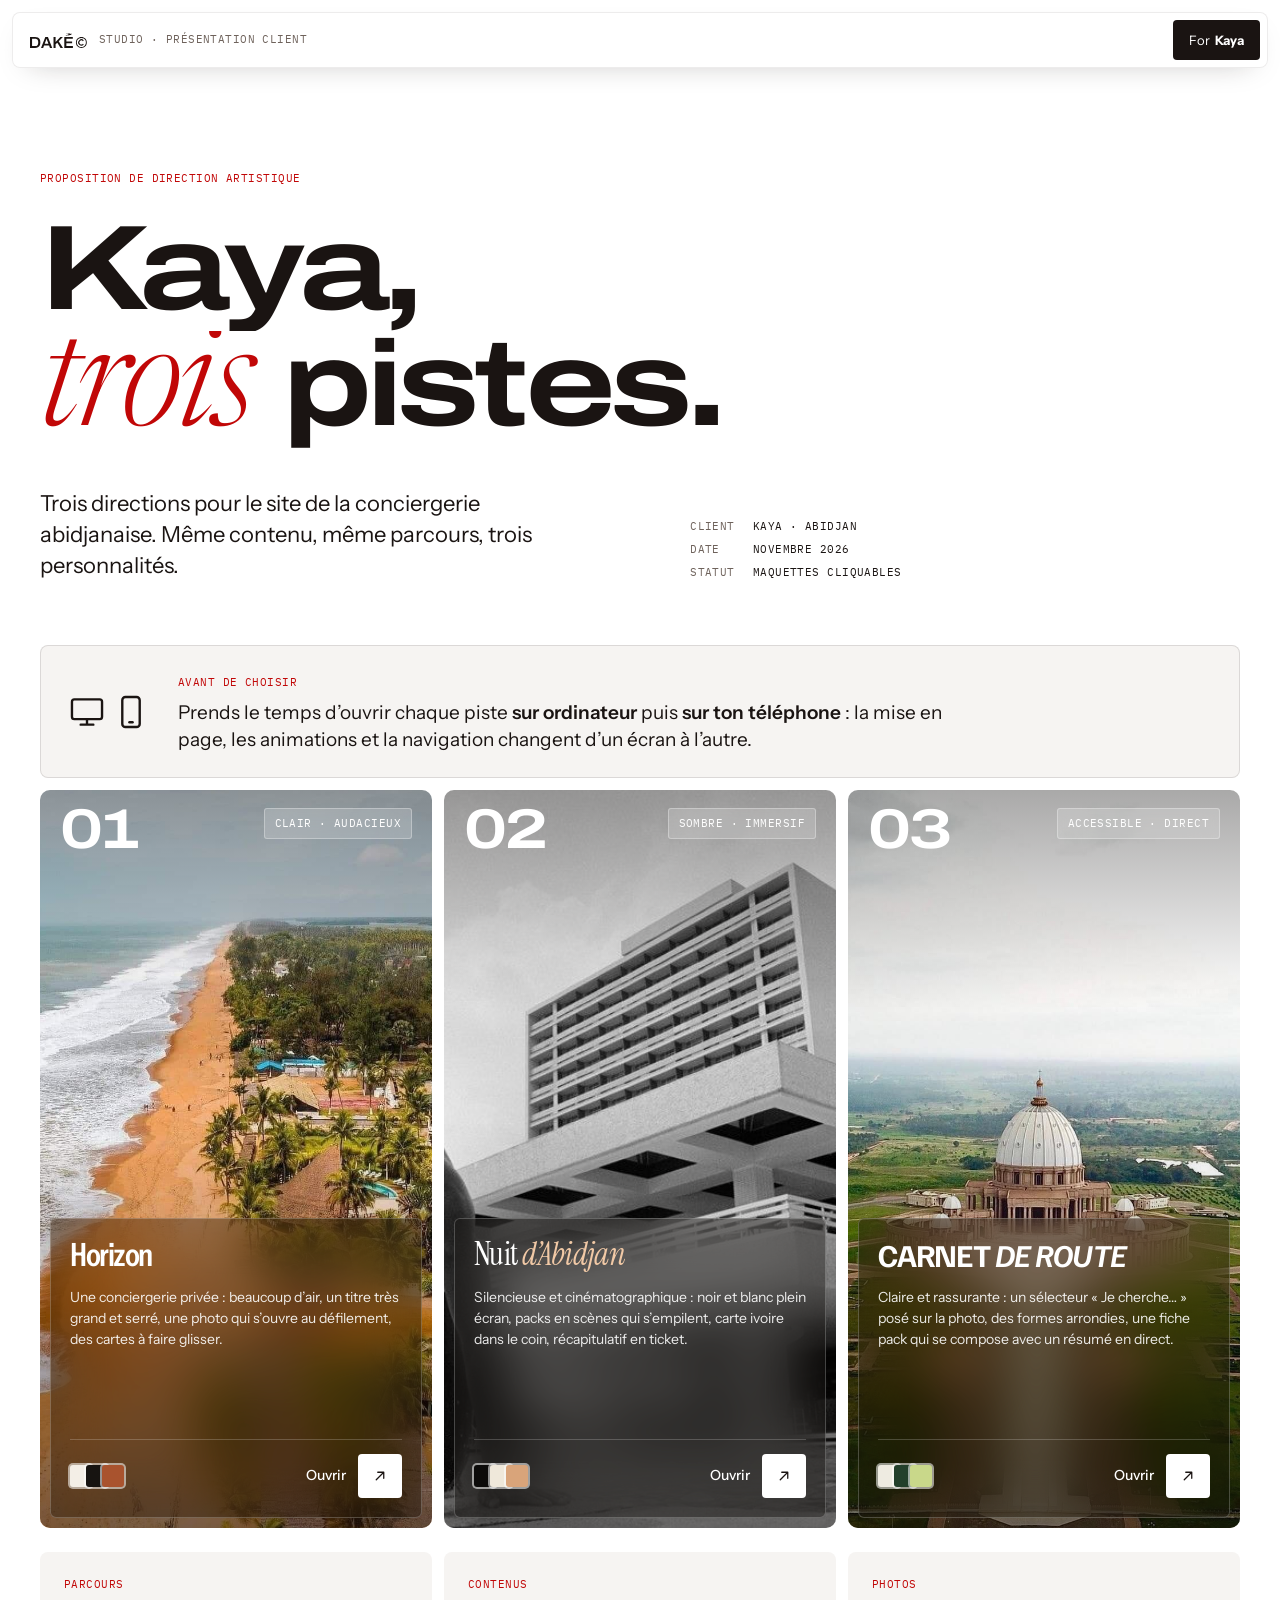
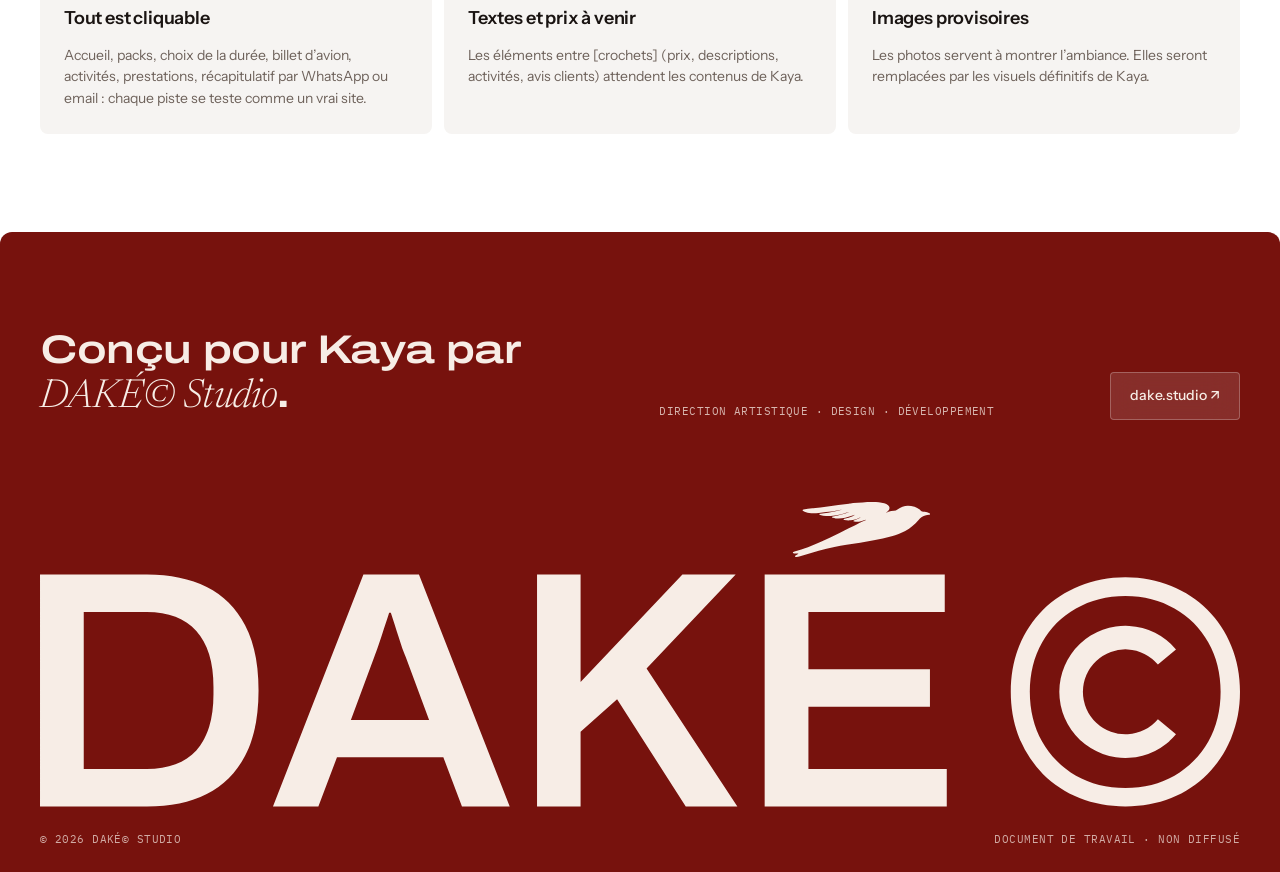
<file: index.html>
<!doctype html>
<html lang="fr">
<head>
<meta charset="utf-8">
<meta name="viewport" content="width=device-width, initial-scale=1">
<meta name="robots" content="noindex, nofollow">
<title>Kaya · Pistes de design · DAKÉ©︎ Studio</title>
<link rel="preconnect" href="https://fonts.googleapis.com">
<link rel="preconnect" href="https://fonts.gstatic.com" crossorigin>
<link href="https://fonts.googleapis.com/css2?family=Instrument+Sans:ital,wdth,wght@0,75..100,400..700;1,75..100,400..700&family=Archivo:wdth,wght@100..125,500..800&family=Newsreader:ital,opsz,wght@0,6..72,300;0,6..72,400;1,6..72,300;1,6..72,400&family=IBM+Plex+Mono:wght@400;500&family=Instrument+Serif:ital@0;1&family=Familjen+Grotesk:ital,wght@0,500..700;1,500..700&display=swap" rel="stylesheet">
<style>
:root{--ink:#1A1412;--muted:#6E625B;--accent:#C10707;--bordeaux:#77120D;--line:rgba(26,20,18,.12);--bg:#FFFFFF;--pad:20px;--ease:cubic-bezier(.22,.8,.2,1);--mono:"IBM Plex Mono",ui-monospace,Menlo,monospace}
@media(min-width:960px){:root{--pad:40px}}
*{box-sizing:border-box;margin:0;padding:0}
html{background:var(--bordeaux)}
body{background:var(--bg);color:var(--ink);font-family:"Instrument Sans","Helvetica Neue",Arial,sans-serif;font-size:15px;line-height:1.55;-webkit-font-smoothing:antialiased}
a{color:inherit;text-decoration:none}
img{display:block;width:100%;height:100%;object-fit:cover}
.w{padding-left:var(--pad);padding-right:var(--pad)}
.mono{font-family:var(--mono);font-size:11px;letter-spacing:.04em;text-transform:uppercase}

/* En-tête verre */
.top{position:fixed;z-index:20;top:12px;left:12px;right:12px;display:flex;justify-content:space-between;align-items:center;gap:12px;height:56px;padding:0 8px 0 18px;border-radius:8px;background:rgba(255,255,255,.62);-webkit-backdrop-filter:blur(22px) saturate(1.5);backdrop-filter:blur(22px) saturate(1.5);box-shadow:inset 0 0 0 1px rgba(26,20,18,.08),0 10px 30px -18px rgba(26,20,18,.35)}
.top .logo{display:flex;align-items:center;gap:12px;min-height:44px}
.top .logo svg{height:15px;width:auto}
.top .logo span{color:var(--muted)}
.top .pill{display:inline-flex;align-items:center;gap:5px;min-height:40px;padding:0 16px;border-radius:4px;background:var(--ink);color:#fff;font-size:13px;font-weight:400}.top .pill b{font-weight:700}
@media(max-width:600px){.top .logo span{display:none}}

/* Ouverture */
.open{padding-top:150px;padding-bottom:64px;display:grid;gap:28px}
.open h1{font-family:Archivo,sans-serif;font-weight:700;font-stretch:125%;font-variation-settings:'wdth' 125;font-size:13.4vw;line-height:.9;letter-spacing:-.045em}
.open h1 em{font-family:Newsreader,Georgia,serif;font-style:italic;font-weight:300;font-stretch:100%;font-variation-settings:normal;letter-spacing:-.03em;color:var(--accent);font-size:1.12em}
.open .row{display:grid;gap:20px}
.open p{font-size:18px;line-height:1.4;max-width:34ch}
.open dl{display:grid;grid-template-columns:auto 1fr;gap:6px 18px;font-family:var(--mono);font-size:11px;text-transform:uppercase;letter-spacing:.04em}
.open dt{color:var(--muted)}
@media(min-width:960px){.open{padding-top:170px}.open h1{font-size:9.4vw}.open .row{grid-template-columns:1.2fr 1fr auto;align-items:end;gap:48px}.open p{font-size:22px}}

/* Cartes pistes */
.grid{display:grid;gap:12px;padding-bottom:12px}
@media(min-width:1000px){.grid{grid-template-columns:repeat(3,1fr)}}
.card{position:relative;display:block;height:78svh;min-height:560px;border-radius:10px;overflow:hidden;isolation:isolate;transition:transform .8s var(--ease)}
.card>img{position:absolute;inset:0;z-index:-2;transform:scale(1.04);transition:transform 1.6s var(--ease),filter .8s}
.card::before{content:"";position:absolute;inset:0;z-index:-1;background:linear-gradient(to top,rgba(10,8,7,.55),rgba(10,8,7,0) 55%),linear-gradient(to bottom,rgba(10,8,7,.35),rgba(10,8,7,0) 30%)}
.card:hover{transform:translateY(-6px)}
.card:hover>img{transform:scale(1.1)}
.card .num{position:absolute;top:18px;left:20px;right:20px;display:flex;justify-content:space-between;align-items:flex-start;color:#fff}
.card .num b{font-family:Archivo,sans-serif;font-weight:700;font-variation-settings:'wdth' 125;font-size:56px;line-height:.8;letter-spacing:-.04em}
.card .num .mono{padding:7px 11px;border-radius:3px;background:rgba(255,255,255,.18);-webkit-backdrop-filter:blur(14px);backdrop-filter:blur(14px);box-shadow:inset 0 0 0 1px rgba(255,255,255,.3)}
.glass{position:absolute;left:10px;right:10px;bottom:10px;border-radius:6px;padding:20px;display:grid;gap:16px;color:#fff;background:rgba(20,16,14,.38);-webkit-backdrop-filter:blur(26px) saturate(1.5);backdrop-filter:blur(26px) saturate(1.5);box-shadow:inset 0 0 0 1px rgba(255,255,255,.22)}
.glass .spec{font-size:44px;line-height:.95;letter-spacing:-.02em}
.glass p{font-size:14px;line-height:1.5;color:rgba(255,255,255,.9)}
.glass .ft{display:flex;justify-content:space-between;align-items:center;gap:12px;padding-top:14px;border-top:1px solid rgba(255,255,255,.2)}
.sw{display:flex}
.sw i{width:22px;height:22px;border-radius:3px;box-shadow:0 0 0 2px rgba(255,255,255,.55);margin-right:-6px}
.go{display:inline-flex;align-items:center;gap:12px;font-size:14px;font-weight:500}
.go span{display:grid;place-items:center;width:44px;height:44px;border-radius:4px;background:#fff;color:var(--ink);transition:transform .7s var(--ease),background .4s,color .4s}
.go svg{width:18px;height:18px}
.card:hover .go span{transform:rotate(45deg);background:var(--accent);color:#fff}
.c1 .spec{font-family:"Instrument Sans";font-weight:600;font-stretch:78%;letter-spacing:-.045em}
.c2 .spec{font-family:"Instrument Serif",serif;font-weight:400}
.c2 .spec i{color:#F1C9A6}
.c3 .spec{font-family:"Familjen Grotesk";font-weight:700;text-transform:uppercase;letter-spacing:-.03em}
.c3 .spec i{font-weight:600}
@media(min-width:1000px){.card{height:82svh}}

/* Notes */
.notes{display:grid;gap:12px;padding-top:12px;padding-bottom:110px}
@media(min-width:960px){.notes{grid-template-columns:repeat(3,1fr)}}
.note{border-radius:8px;padding:24px;background:#F6F4F2;display:grid;gap:12px;align-content:start}
.note .mono{color:var(--accent)}
.note b{font-weight:600;font-size:18px;letter-spacing:-.01em}
.note p{font-size:14px;color:var(--muted)}

/* Pied de page DAKÉ©︎ */
footer{background:var(--bordeaux);color:#F7EDE6;padding-top:72px;padding-bottom:24px;border-radius:12px 12px 0 0;margin-top:-12px;position:relative}
footer .g{display:grid;gap:28px}
footer .g h3{font-family:Archivo,sans-serif;font-variation-settings:'wdth' 125;font-weight:600;font-size:28px;line-height:1.1;letter-spacing:-.02em;max-width:18ch}
footer .g h3 em{font-family:Newsreader,serif;font-style:italic;font-weight:300}
footer .g .mono{opacity:.75}
footer .g a{display:inline-flex;align-items:center;gap:10px;min-height:48px;padding:0 20px;border-radius:4px;background:rgba(255,255,255,.12);-webkit-backdrop-filter:blur(16px);backdrop-filter:blur(16px);box-shadow:inset 0 0 0 1px rgba(255,255,255,.25);font-size:14px;font-weight:500;justify-self:start;transition:background .4s,color .4s}
footer .g a:hover{background:#F7EDE6;color:var(--bordeaux)}
footer .logo-xl{margin-top:72px;color:#F7EDE6}
footer .logo-xl svg{width:100%;height:auto;display:block}
footer .legal{display:flex;justify-content:space-between;gap:12px;flex-wrap:wrap;margin-top:22px;opacity:.7}
@media(min-width:960px){footer{padding-top:96px}footer .g{grid-template-columns:1.4fr 1fr auto;align-items:end}footer .g h3{font-size:40px}}


/* Conseil de lecture */
.tip{padding-bottom:12px}
.tipin{display:grid;grid-template-columns:1fr;gap:14px;align-items:center;padding:20px;border-radius:8px;background:#F6F4F2;box-shadow:inset 0 0 0 1px var(--line)}
.tipin .ic{display:flex;gap:6px;color:var(--ink)}
.tipin .ic svg{width:30px;height:30px}
.tipin p{font-size:16px;line-height:1.45;margin-top:6px;max-width:62ch}
.tipin b{font-weight:600}
@media(min-width:700px){.tipin{grid-template-columns:auto 1fr;gap:22px}}
@media(min-width:960px){.tipin{padding:24px 28px;gap:28px}.tipin .ic svg{width:38px;height:38px}.tipin p{font-size:19px}}

/* Panneaux de verre identiques, titres alignés */
@media(min-width:1000px){
 .glass{height:300px;grid-template-rows:auto 1fr auto;align-content:stretch}
 .glass .spec{font-size:clamp(30px,2.5vw,44px);white-space:nowrap;line-height:1.05}
}
.card:hover .go span{transform:none}
.go svg{transition:transform .7s var(--ease)}
.card:hover .go svg{transform:rotate(45deg)}
@view-transition{navigation:auto}
::view-transition-old(root),::view-transition-new(root){animation-duration:.7s;animation-timing-function:cubic-bezier(.22,.8,.2,1)}
@keyframes pagein{from{opacity:0}to{opacity:1}}
body.leaving>main,body.leaving>header,body.leaving>footer{opacity:0;transition:opacity .45s ease}
.card>img{opacity:0;transition:opacity 1s ease,transform 1.6s var(--ease),filter .8s}
.card>img.ok{opacity:1}

/* Entrée orchestrée du sommaire */
@keyframes rise{from{opacity:0;transform:translateY(22px)}to{opacity:1;transform:none}}
@keyframes drop{from{opacity:0;transform:translateY(-14px)}to{opacity:1;transform:none}}
@keyframes lineup{from{transform:translateY(105%)}to{transform:none}}
.top{animation:drop .9s cubic-bezier(.22,.8,.2,1) .05s both}
.open h1 .l{display:block;overflow:hidden;padding-bottom:.06em}
.open h1 .l>span{display:block;animation:lineup 1.2s cubic-bezier(.22,.8,.2,1) both}
.open h1 .l:nth-child(1)>span{animation-delay:.25s}.open h1 .l:nth-child(2)>span{animation-delay:.38s}
.in-1,.in-3,.in-4,.in-5,.in-6,.in-7,.in-8{animation:rise 1.1s cubic-bezier(.22,.8,.2,1) both}
.in-1{animation-delay:.15s}.in-3{animation-delay:.6s}.in-4{animation-delay:.7s}.in-5{animation-delay:.85s}
.in-6{animation-delay:1s}.in-7{animation-delay:1.12s}.in-8{animation-delay:1.24s}
.card.in-6,.card.in-7,.card.in-8{animation-fill-mode:backwards}
@media(prefers-reduced-motion:reduce){.top,.open h1 .l>span,.in-1,.in-3,.in-4,.in-5,.in-6,.in-7,.in-8{animation:none}}
.reveal{opacity:0;transform:translateY(18px);transition:opacity 1.4s cubic-bezier(.22,.8,.2,1),transform 1.4s cubic-bezier(.22,.8,.2,1)}
.reveal.in{opacity:1;transform:none}
@media(prefers-reduced-motion:reduce){*{transition:none!important}.reveal{opacity:1;transform:none}}
</style>
</head>
<body>

<header class="top">
  <a class="logo" href="https://dake.studio" aria-label="DAKÉ©︎ Studio"><svg aria-hidden="true" viewBox="0 0 178 47" fill="currentColor" xmlns="http://www.w3.org/2000/svg" aria-hidden="true"><path d="M107.492 46.6642V12.2227H134.206V17.7956H113.983V26.2804H132.009V31.8533H113.983V41.0913H134.505V46.6642H107.492Z"/><path d="M112.047 9.1247C112.191 9.1236 112.335 9.12369 112.49 9.12335C112.462 9.18211 112.418 9.19562 112.382 9.21876C112.277 9.28675 112.161 9.34249 112.075 9.43272C112.03 9.47938 111.979 9.52882 112.017 9.59193C112.051 9.64859 112.122 9.64415 112.183 9.63255C112.374 9.59631 112.567 9.56465 112.755 9.51629C113.679 9.27889 114.585 8.98449 115.502 8.72308C116.27 8.50393 117.042 8.2961 117.827 8.14233C118.426 8.02511 119.03 7.92939 119.633 7.83544C120.984 7.62486 122.338 7.43277 123.681 7.16913C124.571 6.99445 125.454 6.79953 126.331 6.56986C127.037 6.3849 127.71 6.12931 128.345 5.79463C129.138 5.37679 129.748 4.77018 130.325 4.13895C130.593 3.84651 130.87 3.58115 131.294 3.48916C131.489 3.44712 131.681 3.3953 131.879 3.37034C131.94 3.36263 132.01 3.35752 132.03 3.2907C132.052 3.21862 131.994 3.18099 131.937 3.1508C131.716 3.03565 131.483 2.94992 131.223 2.92738C130.969 2.90548 130.709 2.8936 130.563 2.66099C130.547 2.63507 130.513 2.61795 130.485 2.59894C130.249 2.437 130.003 2.29164 129.721 2.19572C128.802 1.88305 127.951 1.97905 127.186 2.59828C127.037 2.71822 126.87 2.76973 126.677 2.78517C126.395 2.80801 126.117 2.85473 125.848 2.94619C125.689 2.99998 125.555 3.09664 125.397 3.15361C125.574 3.03544 125.725 2.8969 125.858 2.74034C126.089 2.46808 126.069 2.18856 125.805 1.95867C125.644 1.81819 125.445 1.73896 125.236 1.67737C124.698 1.51889 124.138 1.47475 123.571 1.46799C122.59 1.45608 121.612 1.55682 120.635 1.64725C119.653 1.73819 120.979 1.62581 120 1.74698C118.95 1.87695 117.901 2.01831 116.851 2.14237C116.13 2.2274 115.41 2.32361 114.69 2.41459C114.646 2.4201 114.602 2.42251 114.558 2.4268C114.122 2.47031 113.688 2.53466 113.255 2.59803C113.191 2.60722 113.128 2.6249 113.114 2.69201C113.1 2.75789 113.165 2.77648 113.211 2.80425C113.476 2.96547 113.776 3.0515 114.089 3.10249C114.56 3.17948 115.037 3.14757 115.514 3.11085C115.877 3.0829 116.235 3.02842 116.596 2.9853C117.154 2.91851 117.708 2.82692 118.261 2.72591C118.511 2.68026 118.762 2.63434 119.013 2.58845C118.683 2.69045 118.351 2.77995 118.013 2.85266C117.273 3.01215 116.528 3.14156 115.774 3.21706C115.709 3.22371 115.629 3.22414 115.611 3.29668C115.591 3.37625 115.674 3.39322 115.732 3.41144C116.016 3.49894 116.308 3.55277 116.611 3.55648C117.466 3.56668 118.299 3.40348 119.127 3.20874C119.422 3.13938 119.711 3.04679 120.003 2.96465C119.985 2.99112 119.959 3.00439 119.933 3.01611C119.428 3.24059 118.891 3.36841 118.352 3.49371C118.111 3.54967 117.866 3.58749 117.62 3.61924C117.552 3.62784 117.477 3.64209 117.467 3.71426C117.456 3.79162 117.537 3.80593 117.596 3.8255C117.732 3.87017 117.873 3.89795 118.019 3.91257C118.852 3.99634 119.643 3.80639 120.421 3.54089C120.577 3.48771 120.732 3.43272 120.887 3.37839C120.788 3.47565 120.668 3.5347 120.544 3.58699C120.15 3.75313 119.738 3.86821 119.316 3.95448C119.253 3.96748 119.187 3.98141 119.181 4.05105C119.175 4.12239 119.239 4.14298 119.301 4.1545C119.607 4.21191 119.915 4.23724 120.233 4.2031C120.698 4.15306 121.127 4.00133 121.546 3.81504C121.602 3.7902 121.657 3.75489 121.746 3.75528C121.666 3.82623 121.593 3.86998 121.516 3.91075C121.295 4.02822 121.061 4.11547 120.817 4.18374C120.756 4.20085 120.671 4.21482 120.671 4.28818C120.671 4.36177 120.755 4.37015 120.817 4.38349C121.034 4.42982 121.254 4.42705 121.475 4.40467C121.774 4.3744 122.053 4.28268 122.324 4.16182C122.389 4.1325 122.455 4.08739 122.547 4.10772C122.513 4.15928 122.469 4.1805 122.429 4.20523C122.272 4.30284 122.097 4.35996 121.913 4.39922C121.856 4.41168 121.535 4.5925 121.535 4.5925L121.059 4.8711C120.971 4.93679 121.056 4.8848 120.763 5.00546L119.896 5.41739C119.462 5.63405 119.034 5.86186 118.596 6.07179C117.684 6.50865 116.773 6.94709 115.849 7.36137C114.574 7.93237 113.276 8.44553 111.926 8.84284C111.867 8.8604 111.808 8.87958 111.751 8.90216C111.703 8.92127 111.67 8.95586 111.672 9.00529C111.674 9.05472 111.72 9.06945 111.762 9.07841C111.856 9.09842 111.948 9.12541 112.047 9.1247Z"/><path d="M0 46.6647V12.2231L15.8517 12.2231C19.3108 12.2231 22.271 12.8424 24.7323 14.0808C27.1936 15.3192 29.0895 17.2103 30.4199 19.7541C31.7503 22.2644 32.4155 25.4943 32.4155 29.4439C32.4155 33.36 31.7503 36.5899 30.4199 39.1337C29.0895 41.6775 27.1936 43.5686 24.7323 44.807C22.271 46.0454 19.3108 46.6647 15.8517 46.6647H0ZM6.48585 41.0918H15.8517C17.4482 41.0918 18.8618 40.8575 20.0924 40.3889C21.3231 39.9203 22.3542 39.2341 23.1857 38.3304C24.0172 37.3932 24.6491 36.2385 25.0815 34.8662C25.5139 33.4604 25.7301 31.8371 25.7301 29.9962V28.9418C25.7301 27.0675 25.5139 25.4441 25.0815 24.0718C24.6491 22.6661 24.0172 21.5113 23.1857 20.6076C22.3542 19.6704 21.3231 18.9675 20.0924 18.4989C18.8618 18.0303 17.4482 17.796 15.8517 17.796H6.48585V41.0918Z"/><path d="M34.5566 46.6647L47.9704 12.2231H56.2095L69.6735 46.6647H62.5898L59.8267 39.3345H44.0517L41.2886 46.6647H34.5566ZM46.1115 33.8118H57.7167L54.2502 24.4735C54.1162 24.1388 53.9488 23.7204 53.7478 23.2183C53.5803 22.6828 53.3961 22.1138 53.1952 21.5113C52.9942 20.8754 52.7933 20.2394 52.5923 19.6035C52.3914 18.9675 52.2072 18.3985 52.0397 17.8965H51.7885C51.5875 18.5659 51.3364 19.3357 51.0349 20.2059C50.767 21.0762 50.499 21.8962 50.2311 22.6661C49.9632 23.4359 49.7455 24.0384 49.578 24.4735L46.1115 33.8118Z"/><path d="M73.7266 46.6647V12.2231H80.1862V28.1887L95.2917 12.2231H103.192L89.975 26.1805L103.441 46.6647H95.7886L85.6023 30.7493L80.1862 35.5691V46.6647H73.7266Z"/><path d="M161 46.645C158.542 46.645 156.275 46.23 154.2 45.3999C152.125 44.538 150.321 43.3568 148.789 41.8563C147.288 40.3239 146.107 38.5201 145.245 36.445C144.415 34.3699 144 32.1032 144 29.645C144 27.1868 144.415 24.9201 145.245 22.845C146.107 20.7699 147.288 18.9821 148.789 17.4816C150.321 15.9492 152.125 14.768 154.2 13.938C156.275 13.076 158.542 12.645 161 12.645C163.458 12.645 165.725 13.076 167.8 13.938C169.875 14.768 171.663 15.9492 173.163 17.4816C174.696 18.9821 175.877 20.7699 176.707 22.845C177.569 24.9201 178 27.1868 178 29.645C178 32.1032 177.569 34.3699 176.707 36.445C175.877 38.5201 174.696 40.3239 173.163 41.8563C171.663 43.3568 169.875 44.538 167.8 45.3999C165.725 46.23 163.458 46.645 161 46.645ZM161 43.9154C163.746 43.9154 166.172 43.3089 168.279 42.0957C170.418 40.8507 172.094 39.1586 173.307 37.0197C174.52 34.8488 175.127 32.3906 175.127 29.645C175.127 26.8995 174.52 24.4572 173.307 22.3183C172.094 20.1793 170.418 18.5032 168.279 17.2901C166.172 16.045 163.746 15.4225 161 15.4225C158.254 15.4225 155.812 16.045 153.673 17.2901C151.534 18.5032 149.858 20.1793 148.645 22.3183C147.432 24.4572 146.825 26.8995 146.825 29.645C146.825 32.3906 147.432 34.8488 148.645 37.0197C149.858 39.1586 151.534 40.8507 153.673 42.0957C155.812 43.3089 158.254 43.9154 161 43.9154ZM168.507 23.346A9.8 9.8 0 1 0 168.507 35.944L165.826 33.695A6.3 6.3 0 1 1 165.826 25.595Z"/></svg><span class="mono">Studio · Présentation client</span></a>
  <span class="pill">For <b>Kaya</b></span>
</header>

<main>
  <section class="open w">
    <span class="mono in-1" style="color:var(--accent)">Proposition de direction artistique</span>
    <h1><span class="l"><span>Kaya,</span></span><span class="l"><span><em>trois</em> pistes.</span></span></h1>
    <div class="row">
      <p class="in-3">Trois directions pour le site de la conciergerie abidjanaise. Même contenu, même parcours, trois personnalités.</p>
      <dl class="in-4"><dt>Client</dt><dd>Kaya · Abidjan</dd><dt>Date</dt><dd>Novembre 2026</dd><dt>Statut</dt><dd>Maquettes cliquables</dd></dl>
    </div>
  </section>

  <section class="tip w"><div class="tipin in-5">
    <div class="ic" aria-hidden="true"><svg viewBox="0 0 24 24" fill="none" stroke="currentColor" stroke-width="1.5" stroke-linecap="round" stroke-linejoin="round"><rect x="2.5" y="4" width="19" height="12.5" rx="1.5"/><path d="M8 20h8M12 16.5V20"/></svg><svg viewBox="0 0 24 24" fill="none" stroke="currentColor" stroke-width="1.5" stroke-linecap="round" stroke-linejoin="round"><rect x="6.5" y="2.5" width="11" height="19" rx="2"/><path d="M11 18.5h2"/></svg></div>
    <div><span class="mono" style="color:var(--accent)">Avant de choisir</span><p>Prends le temps d’ouvrir chaque piste <b>sur ordinateur</b> puis <b>sur ton téléphone</b> : la mise en page, les animations et la navigation changent d’un écran à l’autre.</p></div>
  </div></section>

  <section class="grid w">
    <a class="card c1 in-6" href="/1-horizon.html">
      <img src="/provisoire/civ-12.jpg" alt="">
      <div class="num"><b>01</b><span class="mono">Clair · Audacieux</span></div>
      <div class="glass">
        <div class="spec">Horizon</div>
        <p>Une conciergerie privée : beaucoup d’air, un titre très grand et serré, une photo qui s’ouvre au défilement, des cartes à faire glisser.</p>
        <div class="ft"><div class="sw" aria-label="Couleurs"><i style="background:#F3EEE6"></i><i style="background:#171411"></i><i style="background:#A9532E"></i></div><span class="go">Ouvrir <span><svg viewBox="0 0 24 24" fill="none" stroke="currentColor" stroke-width="1.7" stroke-linecap="round" stroke-linejoin="round"><path d="M7 17L17 7M9 7h8v8"/></svg></span></span></div>
      </div>
    </a>
    <a class="card c2 in-7" href="/2-nuit.html">
      <img src="/provisoire/civ-04.jpg" alt="" style="filter:grayscale(1)">
      <div class="num"><b>02</b><span class="mono">Sombre · Immersif</span></div>
      <div class="glass">
        <div class="spec">Nuit <i>d’Abidjan</i></div>
        <p>Silencieuse et cinématographique : noir et blanc plein écran, packs en scènes qui s’empilent, carte ivoire dans le coin, récapitulatif en ticket.</p>
        <div class="ft"><div class="sw" aria-label="Couleurs"><i style="background:#0C0B0A"></i><i style="background:#EFE8DA"></i><i style="background:#D9A47A"></i></div><span class="go">Ouvrir <span><svg viewBox="0 0 24 24" fill="none" stroke="currentColor" stroke-width="1.7" stroke-linecap="round" stroke-linejoin="round"><path d="M7 17L17 7M9 7h8v8"/></svg></span></span></div>
      </div>
    </a>
    <a class="card c3 in-8" href="/3-carnet.html">
      <img src="/provisoire/civ-05.jpg" alt="">
      <div class="num"><b>03</b><span class="mono">Accessible · Direct</span></div>
      <div class="glass">
        <div class="spec">Carnet <i>de route</i></div>
        <p>Claire et rassurante : un sélecteur « Je cherche… » posé sur la photo, des formes arrondies, une fiche pack qui se compose avec un résumé en direct.</p>
        <div class="ft"><div class="sw" aria-label="Couleurs"><i style="background:#EEEBE1"></i><i style="background:#23402B"></i><i style="background:#C9D88A"></i></div><span class="go">Ouvrir <span><svg viewBox="0 0 24 24" fill="none" stroke="currentColor" stroke-width="1.7" stroke-linecap="round" stroke-linejoin="round"><path d="M7 17L17 7M9 7h8v8"/></svg></span></span></div>
      </div>
    </a>
  </section>

  <section class="notes w">
    <div class="note reveal"><span class="mono">Parcours</span><b>Tout est cliquable</b><p>Accueil, packs, choix de la durée, billet d’avion, activités, prestations, récapitulatif par WhatsApp ou email : chaque piste se teste comme un vrai site.</p></div>
    <div class="note reveal"><span class="mono">Contenus</span><b>Textes et prix à venir</b><p>Les éléments entre [crochets] (prix, descriptions, activités, avis clients) attendent les contenus de Kaya.</p></div>
    <div class="note reveal"><span class="mono">Photos</span><b>Images provisoires</b><p>Les photos servent à montrer l’ambiance. Elles seront remplacées par les visuels définitifs de Kaya.</p></div>
  </section>
</main>

<footer class="w">
  <div class="g">
    <h3>Conçu pour Kaya par <em>DAKÉ©︎ Studio</em>.</h3>
    <span class="mono">Direction artistique · Design · Développement</span>
    <a href="https://dake.studio">dake.studio ↗︎</a>
  </div>
  <div class="logo-xl" aria-label="DAKÉ©︎"><svg aria-hidden="true" viewBox="0 0 178 47" fill="currentColor" xmlns="http://www.w3.org/2000/svg" aria-hidden="true"><path d="M107.492 46.6642V12.2227H134.206V17.7956H113.983V26.2804H132.009V31.8533H113.983V41.0913H134.505V46.6642H107.492Z"/><path d="M112.047 9.1247C112.191 9.1236 112.335 9.12369 112.49 9.12335C112.462 9.18211 112.418 9.19562 112.382 9.21876C112.277 9.28675 112.161 9.34249 112.075 9.43272C112.03 9.47938 111.979 9.52882 112.017 9.59193C112.051 9.64859 112.122 9.64415 112.183 9.63255C112.374 9.59631 112.567 9.56465 112.755 9.51629C113.679 9.27889 114.585 8.98449 115.502 8.72308C116.27 8.50393 117.042 8.2961 117.827 8.14233C118.426 8.02511 119.03 7.92939 119.633 7.83544C120.984 7.62486 122.338 7.43277 123.681 7.16913C124.571 6.99445 125.454 6.79953 126.331 6.56986C127.037 6.3849 127.71 6.12931 128.345 5.79463C129.138 5.37679 129.748 4.77018 130.325 4.13895C130.593 3.84651 130.87 3.58115 131.294 3.48916C131.489 3.44712 131.681 3.3953 131.879 3.37034C131.94 3.36263 132.01 3.35752 132.03 3.2907C132.052 3.21862 131.994 3.18099 131.937 3.1508C131.716 3.03565 131.483 2.94992 131.223 2.92738C130.969 2.90548 130.709 2.8936 130.563 2.66099C130.547 2.63507 130.513 2.61795 130.485 2.59894C130.249 2.437 130.003 2.29164 129.721 2.19572C128.802 1.88305 127.951 1.97905 127.186 2.59828C127.037 2.71822 126.87 2.76973 126.677 2.78517C126.395 2.80801 126.117 2.85473 125.848 2.94619C125.689 2.99998 125.555 3.09664 125.397 3.15361C125.574 3.03544 125.725 2.8969 125.858 2.74034C126.089 2.46808 126.069 2.18856 125.805 1.95867C125.644 1.81819 125.445 1.73896 125.236 1.67737C124.698 1.51889 124.138 1.47475 123.571 1.46799C122.59 1.45608 121.612 1.55682 120.635 1.64725C119.653 1.73819 120.979 1.62581 120 1.74698C118.95 1.87695 117.901 2.01831 116.851 2.14237C116.13 2.2274 115.41 2.32361 114.69 2.41459C114.646 2.4201 114.602 2.42251 114.558 2.4268C114.122 2.47031 113.688 2.53466 113.255 2.59803C113.191 2.60722 113.128 2.6249 113.114 2.69201C113.1 2.75789 113.165 2.77648 113.211 2.80425C113.476 2.96547 113.776 3.0515 114.089 3.10249C114.56 3.17948 115.037 3.14757 115.514 3.11085C115.877 3.0829 116.235 3.02842 116.596 2.9853C117.154 2.91851 117.708 2.82692 118.261 2.72591C118.511 2.68026 118.762 2.63434 119.013 2.58845C118.683 2.69045 118.351 2.77995 118.013 2.85266C117.273 3.01215 116.528 3.14156 115.774 3.21706C115.709 3.22371 115.629 3.22414 115.611 3.29668C115.591 3.37625 115.674 3.39322 115.732 3.41144C116.016 3.49894 116.308 3.55277 116.611 3.55648C117.466 3.56668 118.299 3.40348 119.127 3.20874C119.422 3.13938 119.711 3.04679 120.003 2.96465C119.985 2.99112 119.959 3.00439 119.933 3.01611C119.428 3.24059 118.891 3.36841 118.352 3.49371C118.111 3.54967 117.866 3.58749 117.62 3.61924C117.552 3.62784 117.477 3.64209 117.467 3.71426C117.456 3.79162 117.537 3.80593 117.596 3.8255C117.732 3.87017 117.873 3.89795 118.019 3.91257C118.852 3.99634 119.643 3.80639 120.421 3.54089C120.577 3.48771 120.732 3.43272 120.887 3.37839C120.788 3.47565 120.668 3.5347 120.544 3.58699C120.15 3.75313 119.738 3.86821 119.316 3.95448C119.253 3.96748 119.187 3.98141 119.181 4.05105C119.175 4.12239 119.239 4.14298 119.301 4.1545C119.607 4.21191 119.915 4.23724 120.233 4.2031C120.698 4.15306 121.127 4.00133 121.546 3.81504C121.602 3.7902 121.657 3.75489 121.746 3.75528C121.666 3.82623 121.593 3.86998 121.516 3.91075C121.295 4.02822 121.061 4.11547 120.817 4.18374C120.756 4.20085 120.671 4.21482 120.671 4.28818C120.671 4.36177 120.755 4.37015 120.817 4.38349C121.034 4.42982 121.254 4.42705 121.475 4.40467C121.774 4.3744 122.053 4.28268 122.324 4.16182C122.389 4.1325 122.455 4.08739 122.547 4.10772C122.513 4.15928 122.469 4.1805 122.429 4.20523C122.272 4.30284 122.097 4.35996 121.913 4.39922C121.856 4.41168 121.535 4.5925 121.535 4.5925L121.059 4.8711C120.971 4.93679 121.056 4.8848 120.763 5.00546L119.896 5.41739C119.462 5.63405 119.034 5.86186 118.596 6.07179C117.684 6.50865 116.773 6.94709 115.849 7.36137C114.574 7.93237 113.276 8.44553 111.926 8.84284C111.867 8.8604 111.808 8.87958 111.751 8.90216C111.703 8.92127 111.67 8.95586 111.672 9.00529C111.674 9.05472 111.72 9.06945 111.762 9.07841C111.856 9.09842 111.948 9.12541 112.047 9.1247Z"/><path d="M0 46.6647V12.2231L15.8517 12.2231C19.3108 12.2231 22.271 12.8424 24.7323 14.0808C27.1936 15.3192 29.0895 17.2103 30.4199 19.7541C31.7503 22.2644 32.4155 25.4943 32.4155 29.4439C32.4155 33.36 31.7503 36.5899 30.4199 39.1337C29.0895 41.6775 27.1936 43.5686 24.7323 44.807C22.271 46.0454 19.3108 46.6647 15.8517 46.6647H0ZM6.48585 41.0918H15.8517C17.4482 41.0918 18.8618 40.8575 20.0924 40.3889C21.3231 39.9203 22.3542 39.2341 23.1857 38.3304C24.0172 37.3932 24.6491 36.2385 25.0815 34.8662C25.5139 33.4604 25.7301 31.8371 25.7301 29.9962V28.9418C25.7301 27.0675 25.5139 25.4441 25.0815 24.0718C24.6491 22.6661 24.0172 21.5113 23.1857 20.6076C22.3542 19.6704 21.3231 18.9675 20.0924 18.4989C18.8618 18.0303 17.4482 17.796 15.8517 17.796H6.48585V41.0918Z"/><path d="M34.5566 46.6647L47.9704 12.2231H56.2095L69.6735 46.6647H62.5898L59.8267 39.3345H44.0517L41.2886 46.6647H34.5566ZM46.1115 33.8118H57.7167L54.2502 24.4735C54.1162 24.1388 53.9488 23.7204 53.7478 23.2183C53.5803 22.6828 53.3961 22.1138 53.1952 21.5113C52.9942 20.8754 52.7933 20.2394 52.5923 19.6035C52.3914 18.9675 52.2072 18.3985 52.0397 17.8965H51.7885C51.5875 18.5659 51.3364 19.3357 51.0349 20.2059C50.767 21.0762 50.499 21.8962 50.2311 22.6661C49.9632 23.4359 49.7455 24.0384 49.578 24.4735L46.1115 33.8118Z"/><path d="M73.7266 46.6647V12.2231H80.1862V28.1887L95.2917 12.2231H103.192L89.975 26.1805L103.441 46.6647H95.7886L85.6023 30.7493L80.1862 35.5691V46.6647H73.7266Z"/><path d="M161 46.645C158.542 46.645 156.275 46.23 154.2 45.3999C152.125 44.538 150.321 43.3568 148.789 41.8563C147.288 40.3239 146.107 38.5201 145.245 36.445C144.415 34.3699 144 32.1032 144 29.645C144 27.1868 144.415 24.9201 145.245 22.845C146.107 20.7699 147.288 18.9821 148.789 17.4816C150.321 15.9492 152.125 14.768 154.2 13.938C156.275 13.076 158.542 12.645 161 12.645C163.458 12.645 165.725 13.076 167.8 13.938C169.875 14.768 171.663 15.9492 173.163 17.4816C174.696 18.9821 175.877 20.7699 176.707 22.845C177.569 24.9201 178 27.1868 178 29.645C178 32.1032 177.569 34.3699 176.707 36.445C175.877 38.5201 174.696 40.3239 173.163 41.8563C171.663 43.3568 169.875 44.538 167.8 45.3999C165.725 46.23 163.458 46.645 161 46.645ZM161 43.9154C163.746 43.9154 166.172 43.3089 168.279 42.0957C170.418 40.8507 172.094 39.1586 173.307 37.0197C174.52 34.8488 175.127 32.3906 175.127 29.645C175.127 26.8995 174.52 24.4572 173.307 22.3183C172.094 20.1793 170.418 18.5032 168.279 17.2901C166.172 16.045 163.746 15.4225 161 15.4225C158.254 15.4225 155.812 16.045 153.673 17.2901C151.534 18.5032 149.858 20.1793 148.645 22.3183C147.432 24.4572 146.825 26.8995 146.825 29.645C146.825 32.3906 147.432 34.8488 148.645 37.0197C149.858 39.1586 151.534 40.8507 153.673 42.0957C155.812 43.3089 158.254 43.9154 161 43.9154ZM168.507 23.346A9.8 9.8 0 1 0 168.507 35.944L165.826 33.695A6.3 6.3 0 1 1 165.826 25.595Z"/></svg></div>
  <div class="legal mono"><span>©︎ 2026 DAKÉ©︎ Studio</span><span>Document de travail · non diffusé</span></div>
</footer>

<script>
const io=new IntersectionObserver(e=>e.forEach(x=>{if(x.isIntersecting){x.target.classList.add('in');io.unobserve(x.target)}}),{threshold:.08});
document.querySelectorAll('.reveal').forEach((el,i)=>{el.style.transitionDelay=(i%3)*90+'ms';io.observe(el)});
</script>
<script src="/smooth.js?v=4"></script>
</body>
</html>
</file>
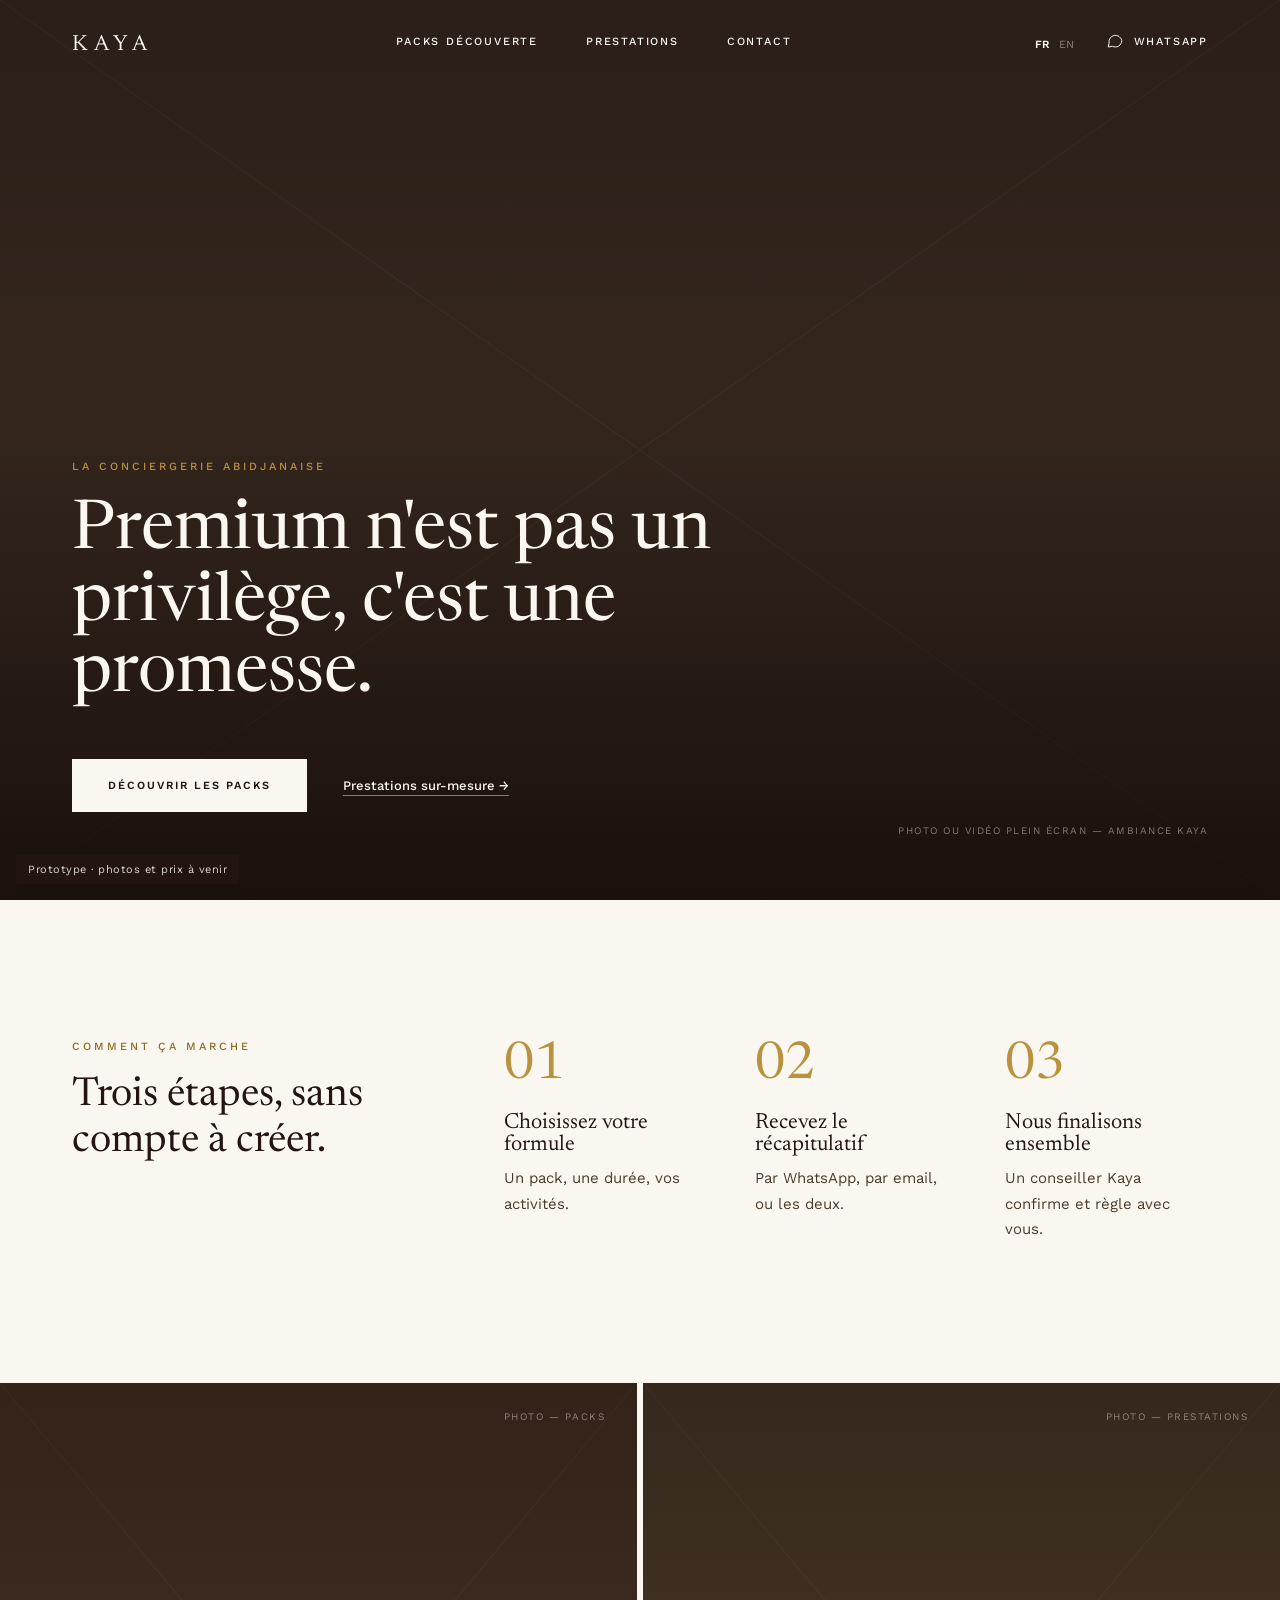
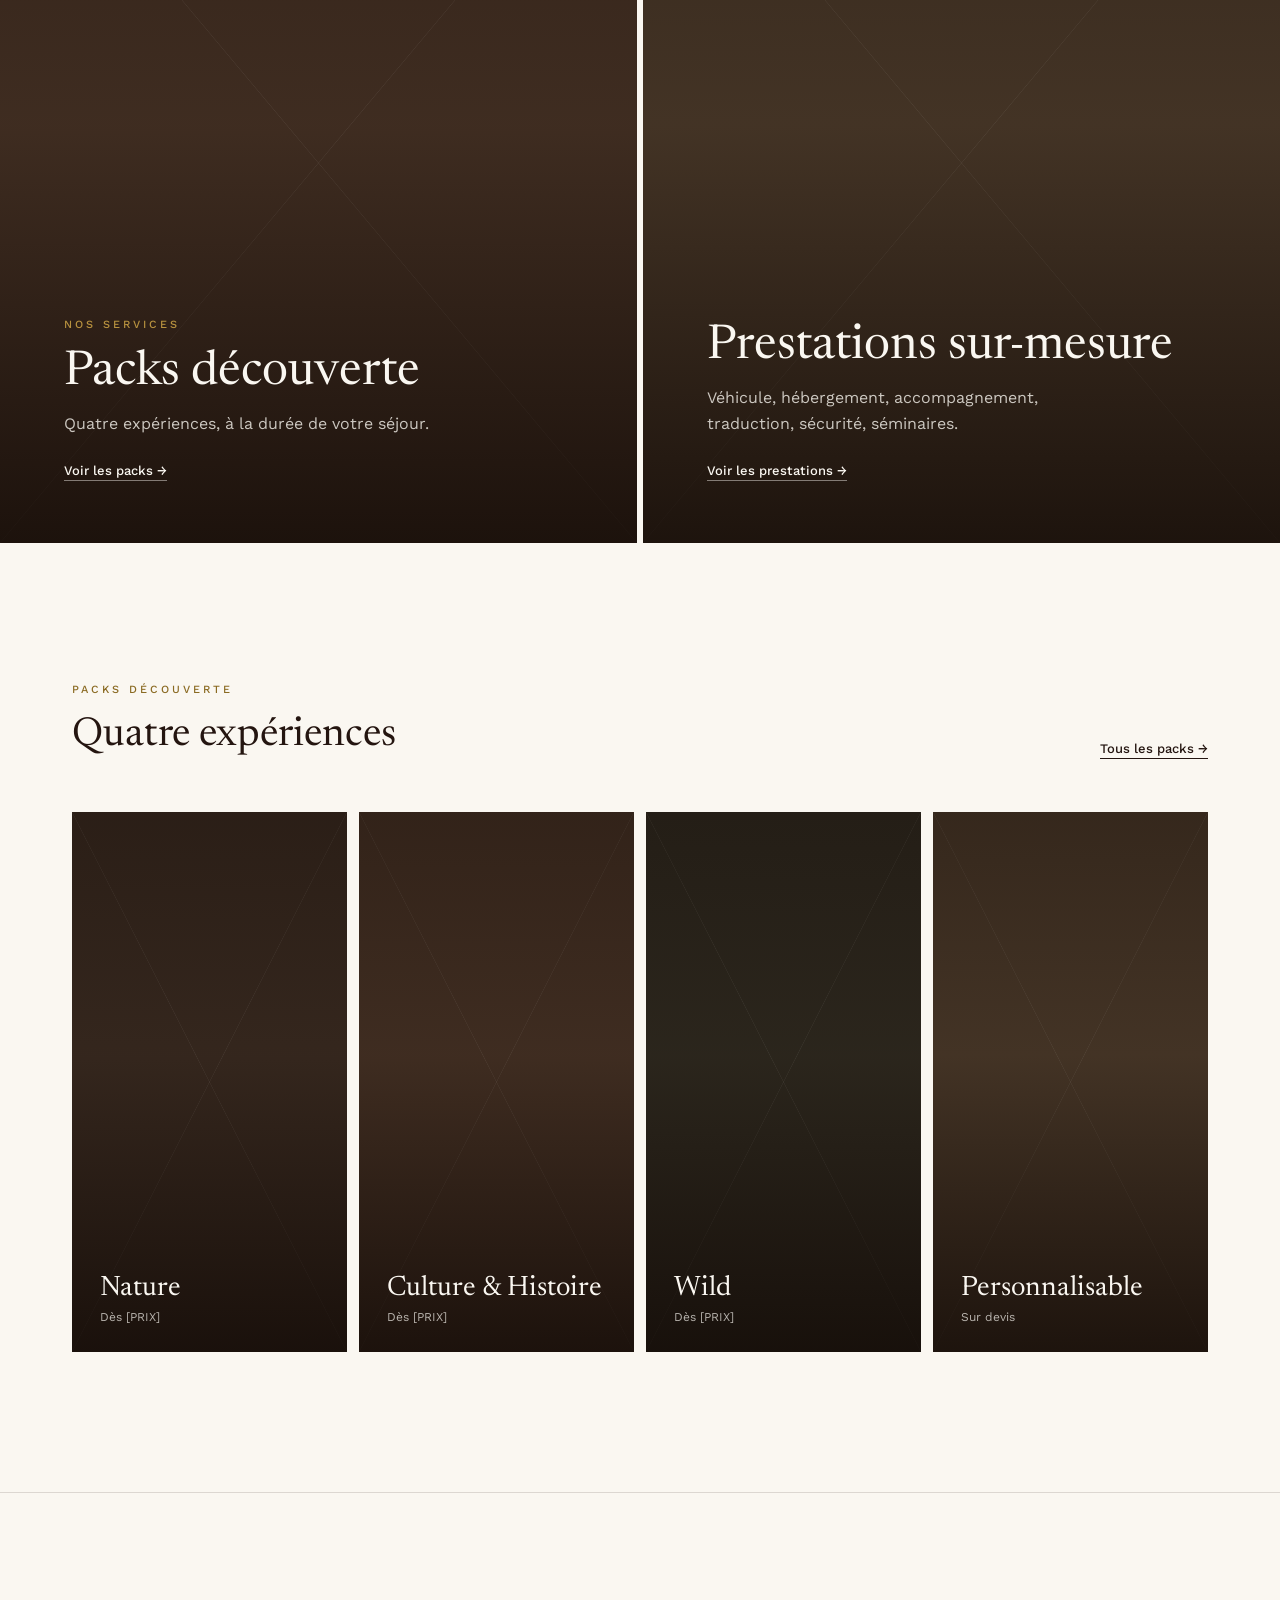
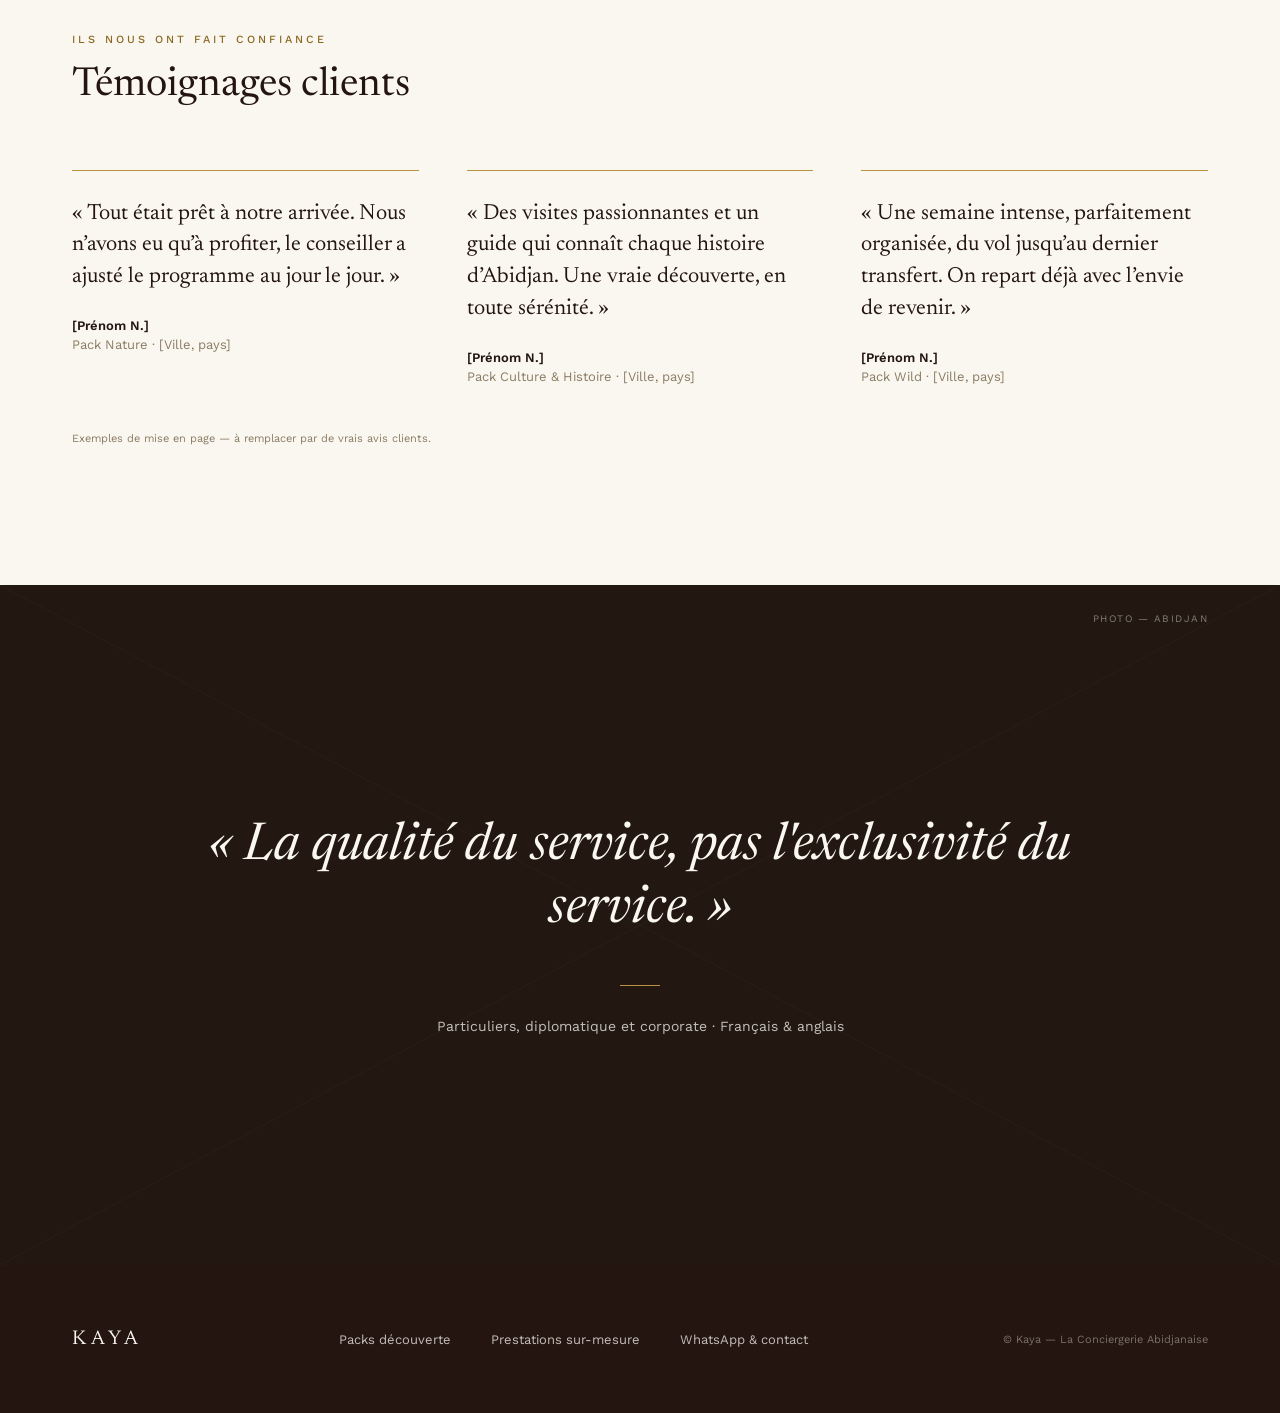
<file: prototype/index.html>
<!doctype html>
<html lang="fr">
<head>
<meta charset="utf-8">
<meta name="viewport" content="width=device-width, initial-scale=1, viewport-fit=cover">
<title>Kaya — La Conciergerie Abidjanaise</title>
<meta name="description" content="Kaya, la conciergerie abidjanaise : packs découverte et prestations sur-mesure à Abidjan.">
<meta name="robots" content="noindex, nofollow">
<meta name="theme-color" content="#241510">
<link rel="icon" href="data:image/svg+xml,%3Csvg xmlns='http://www.w3.org/2000/svg' viewBox='0 0 32 32'%3E%3Crect width='32' height='32' fill='%23241510'/%3E%3Ctext x='16' y='22' font-family='Georgia' font-size='18' fill='%23B8923F' text-anchor='middle'%3EK%3C/text%3E%3C/svg%3E">
<link rel="preconnect" href="https://fonts.googleapis.com">
<link rel="preconnect" href="https://fonts.gstatic.com" crossorigin>
<link rel="stylesheet" href="https://fonts.googleapis.com/css2?family=Newsreader:ital,wght@0,400;0,500;1,400&family=Work+Sans:wght@400;500;600&display=swap">
<link rel="stylesheet" href="kaya.css">
</head>
<body data-page="home">
<header class="img hero home t1">
  <div class="scrim"></div>
  <div class="nav" data-nav="home"></div>
  <span class="cap" style="right: var(--gutter); bottom: 64px;">Photo ou vidéo plein écran — ambiance Kaya</span>
  <div class="hero-in">
    <div class="eyebrow on-photo">La conciergerie abidjanaise</div>
    <h1>Premium n'est pas un privilège, c'est une promesse.</h1>
    <div class="hero-cta">
      <a href="packs.html" class="btn light">Découvrir les packs</a>
      <a href="prestations.html" class="wlink">Prestations sur-mesure →</a>
    </div>
  </div>
</header>

<main>
  <section class="steps">
    <div>
      <div class="eyebrow">Comment ça marche</div>
      <h2>Trois étapes, sans compte à créer.</h2>
    </div>
    <div class="steps-list">
      <div><div class="num">01</div><h3>Choisissez votre formule</h3><p class="body">Un pack, une durée, vos activités.</p></div>
      <div><div class="num">02</div><h3>Recevez le récapitulatif</h3><p class="body">Par WhatsApp, par email, ou les deux.</p></div>
      <div><div class="num">03</div><h3>Nous finalisons ensemble</h3><p class="body">Un conseiller Kaya confirme et règle avec vous.</p></div>
    </div>
  </section>

  <section class="split" aria-label="Nos services">
    <a href="packs.html" class="img t2">
      <div class="scrim"></div><span class="cap" style="top: 28px; right: 32px;">Photo — packs</span>
      <div class="tile-text">
        <div class="eyebrow on-photo">Nos services</div>
        <h2 style="margin-top: 18px;">Packs découverte</h2>
        <p>Quatre expériences, à la durée de votre séjour.</p>
        <span class="wlink" style="display: inline-block; margin-top: 26px;">Voir les packs →</span>
      </div>
    </a>
    <a href="prestations.html" class="img t4">
      <div class="scrim"></div><span class="cap" style="top: 28px; right: 32px;">Photo — prestations</span>
      <div class="tile-text">
        <h2>Prestations sur-mesure</h2>
        <p>Véhicule, hébergement, accompagnement, traduction, sécurité, séminaires.</p>
        <span class="wlink" style="display: inline-block; margin-top: 26px;">Voir les prestations →</span>
      </div>
    </a>
  </section>

  <section>
    <div class="sec-head">
      <div><div class="eyebrow">Packs découverte</div><h2>Quatre expériences</h2></div>
      <a href="packs.html" class="ulink">Tous les packs →</a>
    </div>
    <div class="cards4">
      <a href="pack.html?p=nature" class="img t1"><div class="scrim"></div><div class="card-text"><div class="serif">Nature</div><div class="price">Dès [PRIX]</div></div></a>
      <a href="pack.html?p=culture" class="img t2"><div class="scrim"></div><div class="card-text"><div class="serif">Culture &amp; Histoire</div><div class="price">Dès [PRIX]</div></div></a>
      <a href="pack.html?p=wild" class="img t3"><div class="scrim"></div><div class="card-text"><div class="serif">Wild</div><div class="price">Dès [PRIX]</div></div></a>
      <a href="prestation.html?s=personnalisable" class="img t4"><div class="scrim"></div><div class="card-text"><div class="serif">Personnalisable</div><div class="price">Sur devis</div></div></a>
    </div>
  </section>

  <section class="testis" data-testis="all">
    <div class="eyebrow">Ils nous ont fait confiance</div>
    <h2>Témoignages clients</h2>
    <div class="testis-list"></div>
  </section>

  <section class="img manifesto t5">
    <div class="scrim"></div><span class="cap" style="top: 28px; right: var(--gutter);">Photo — Abidjan</span>
    <div class="manifesto-in">
      <p class="serif">« La qualité du service, pas l'exclusivité du service. »</p>
      <span class="rule"></span>
      <p class="meta">Particuliers, diplomatique et corporate · Français &amp; anglais</p>
    </div>
  </section>
</main>
<footer data-foot></footer>
<div class="proto">Prototype · photos et prix à venir</div>
<script src="kaya.js"></script>
</body>
</html>
</file>
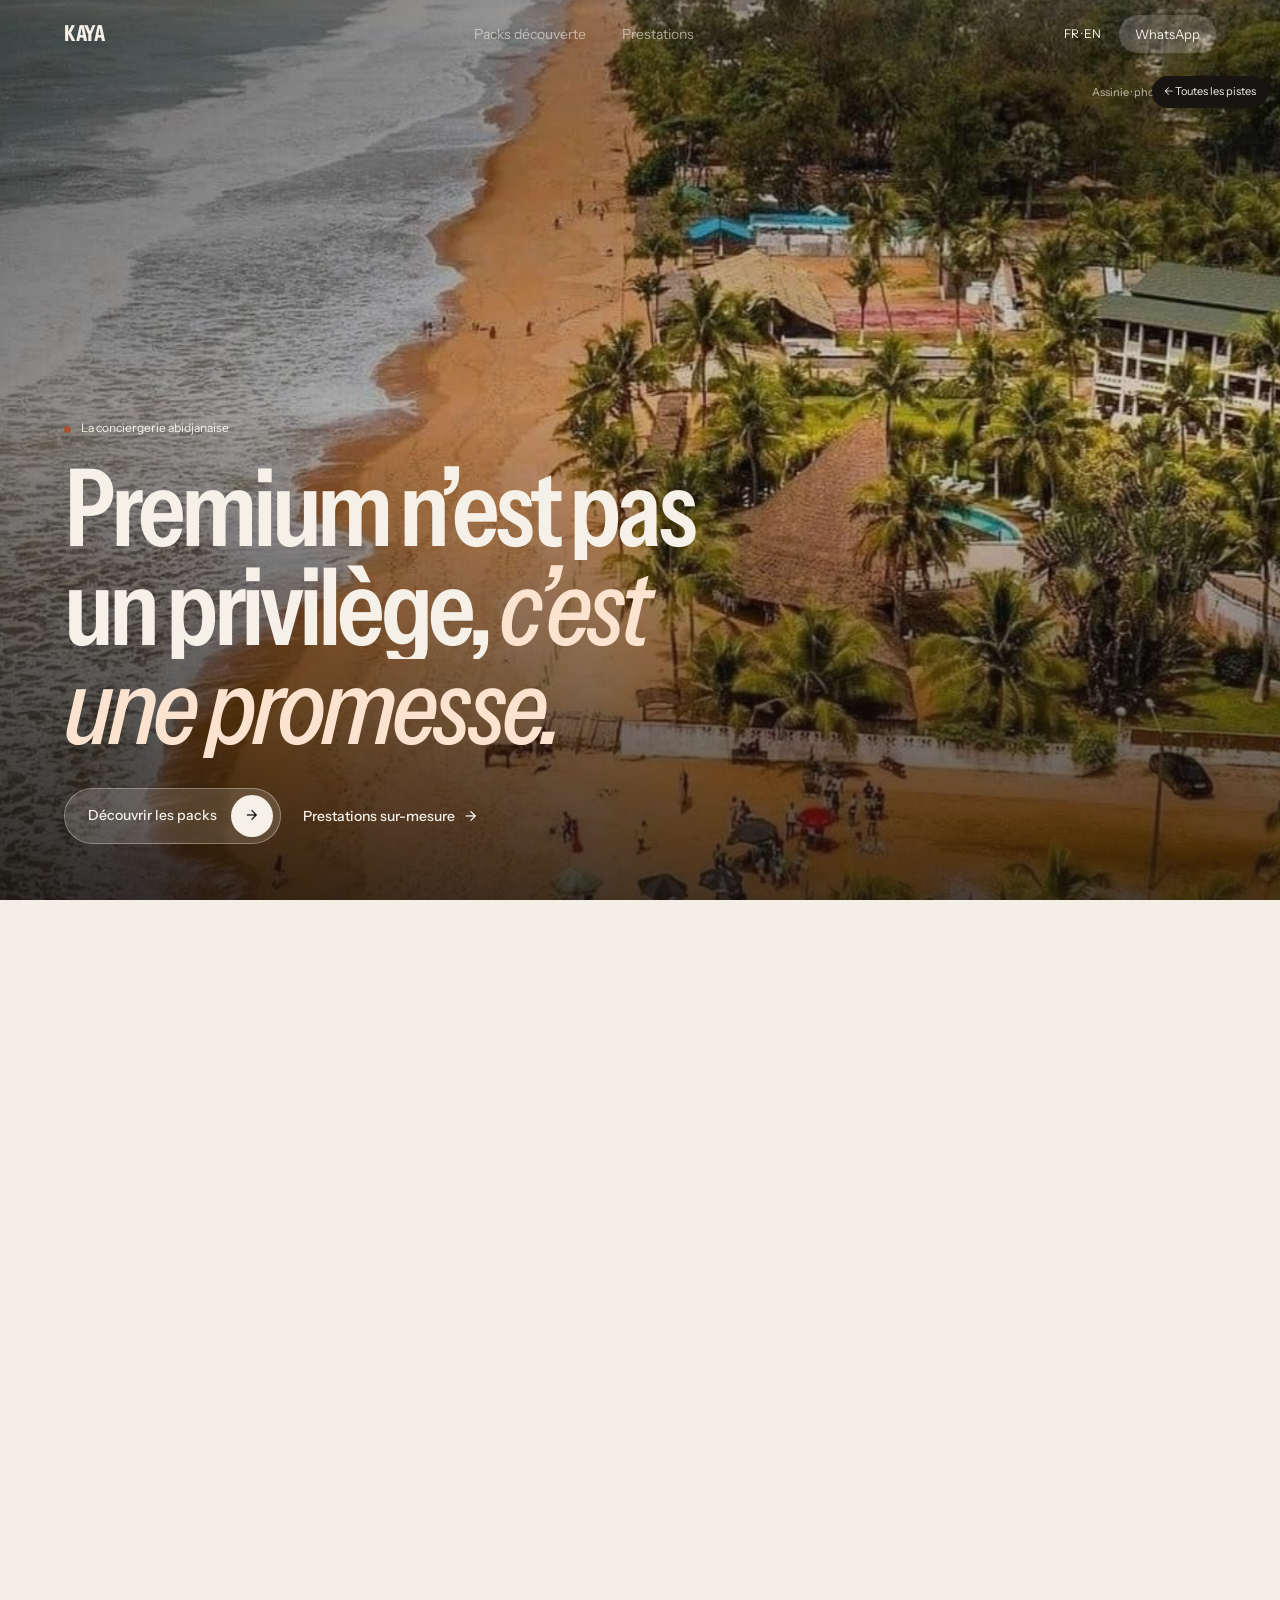
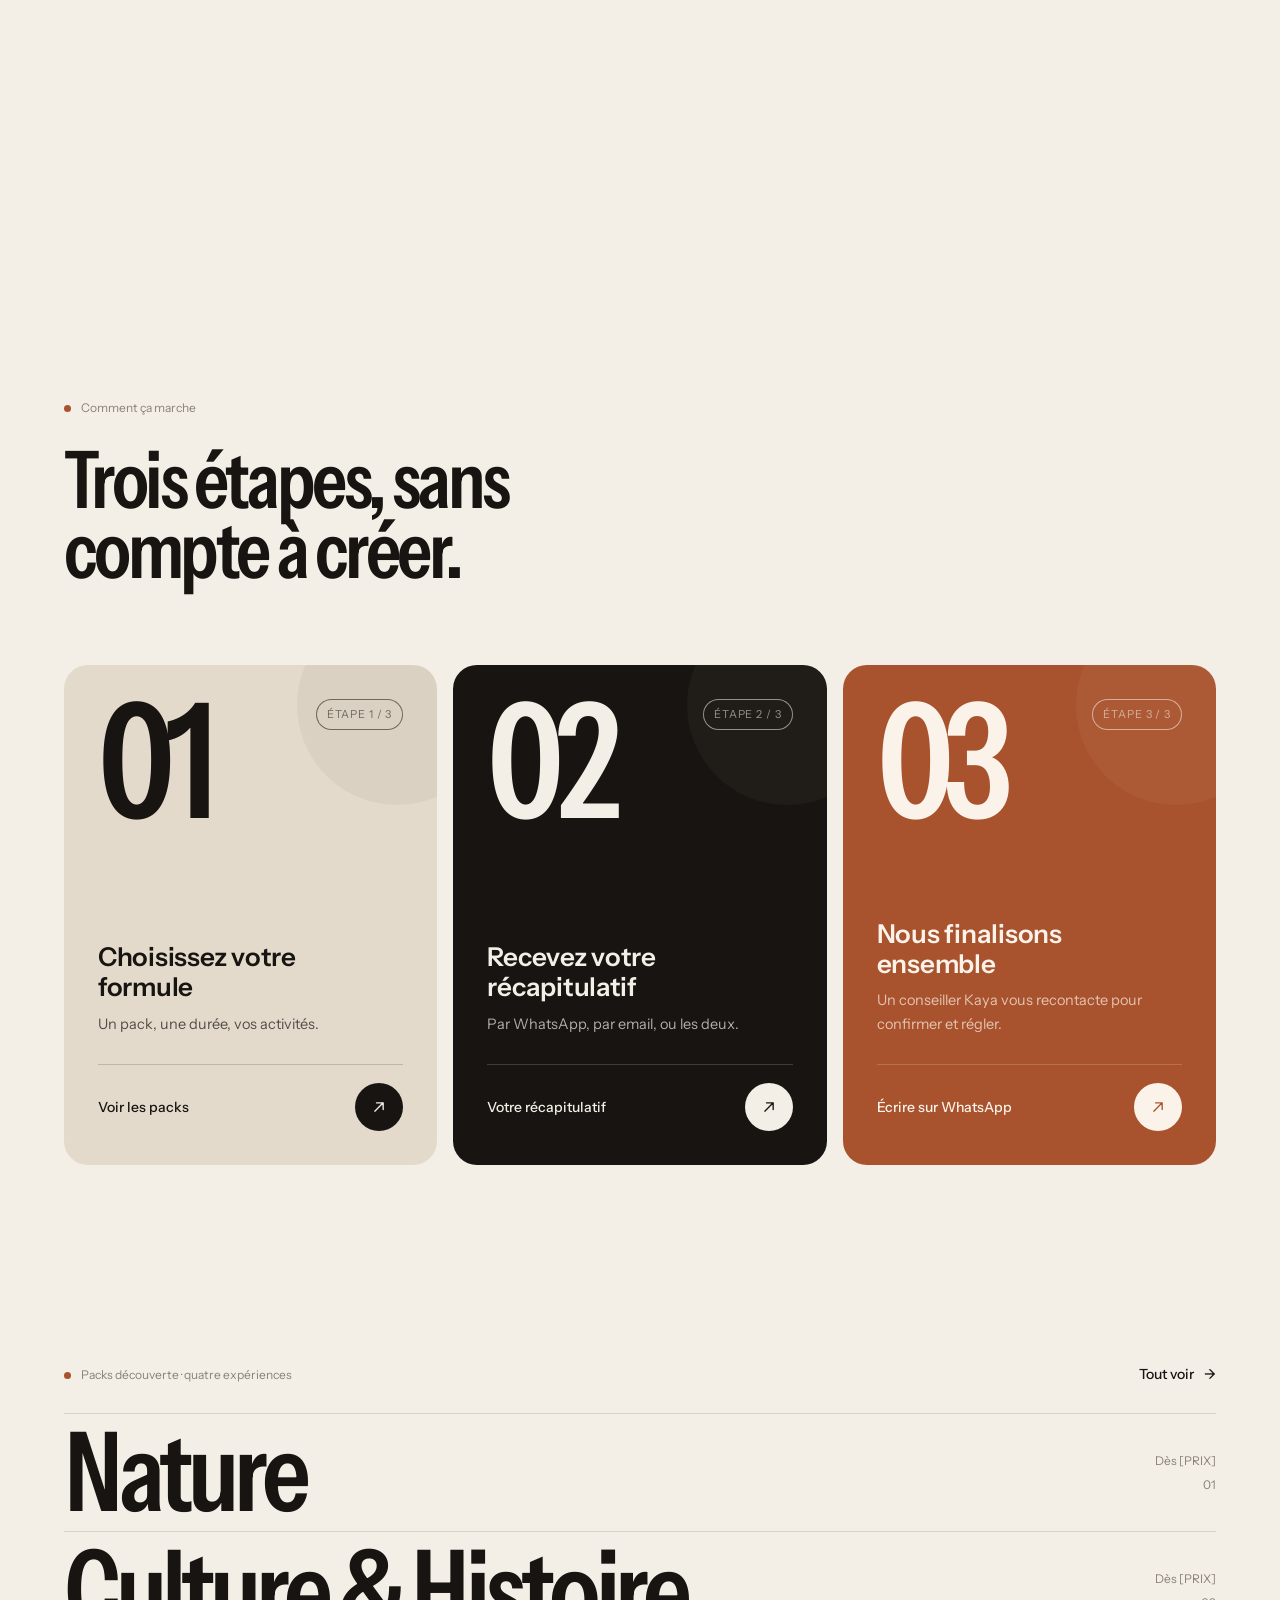
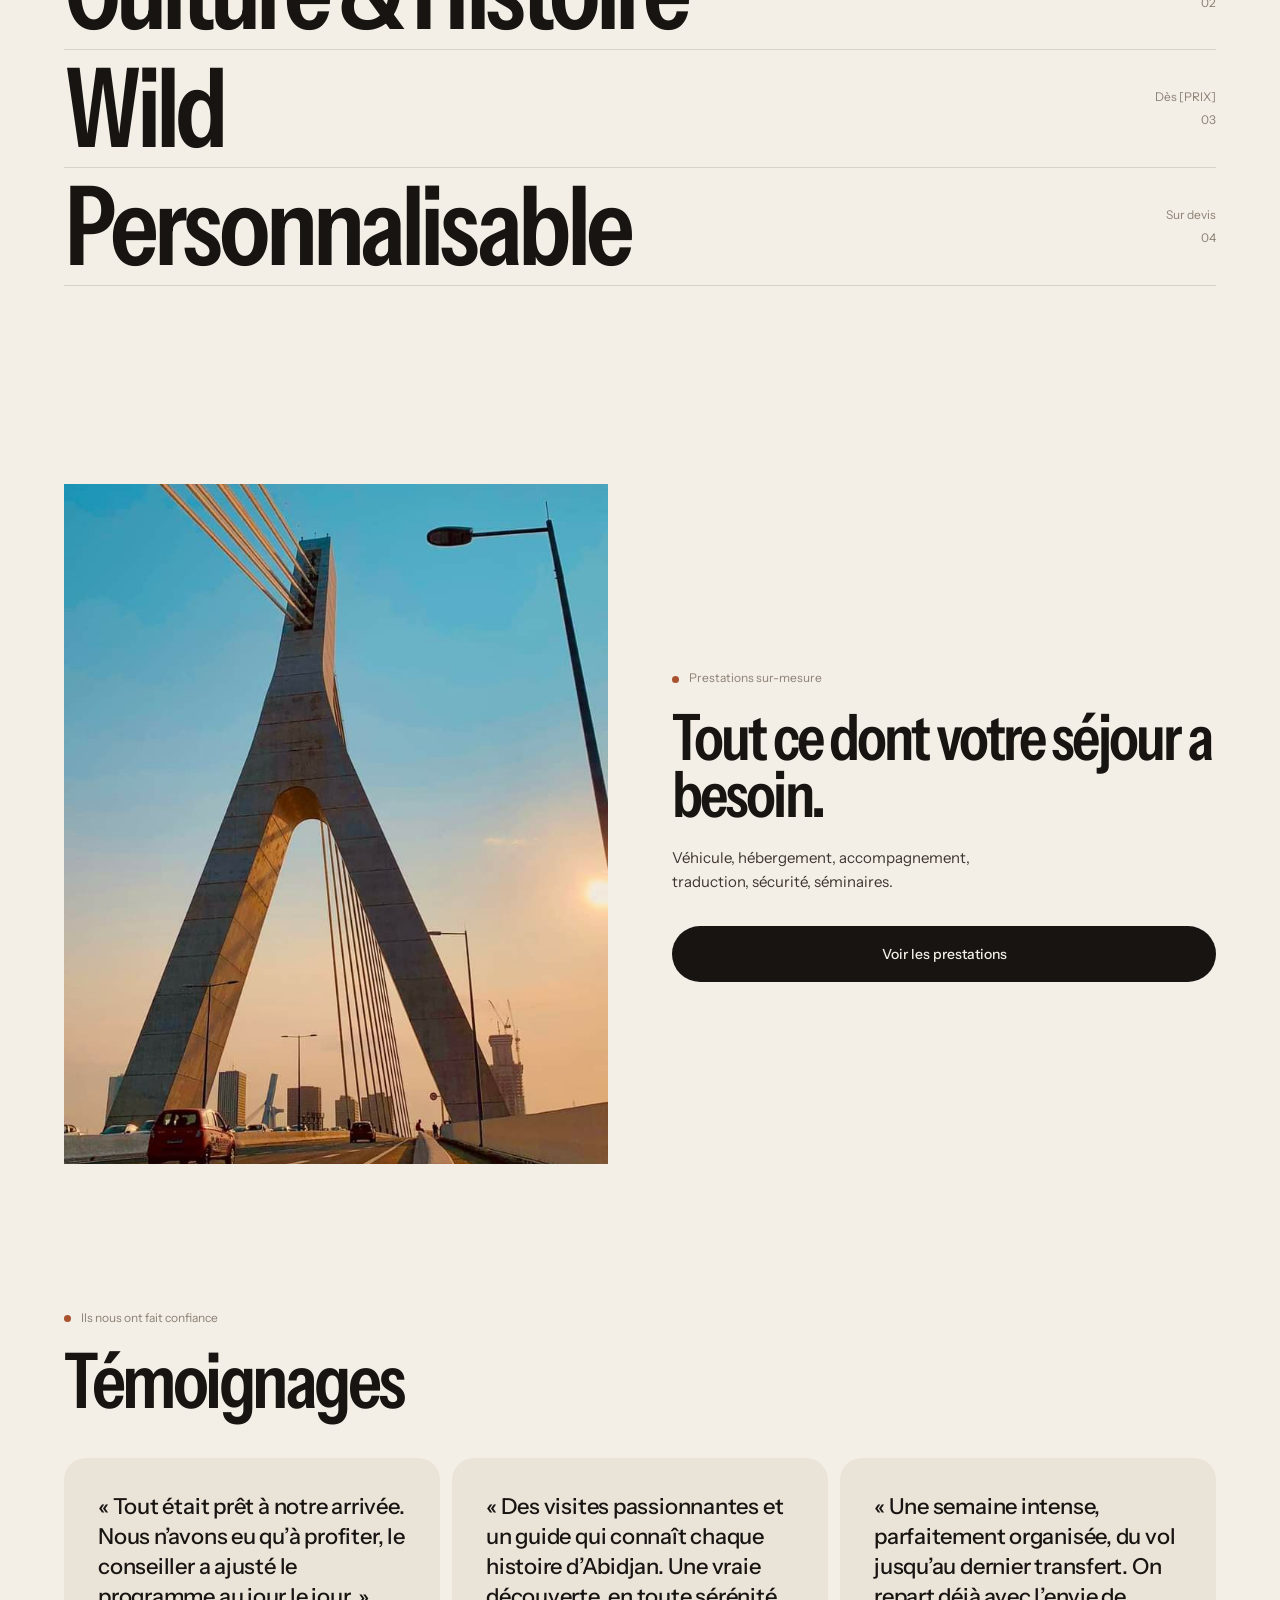
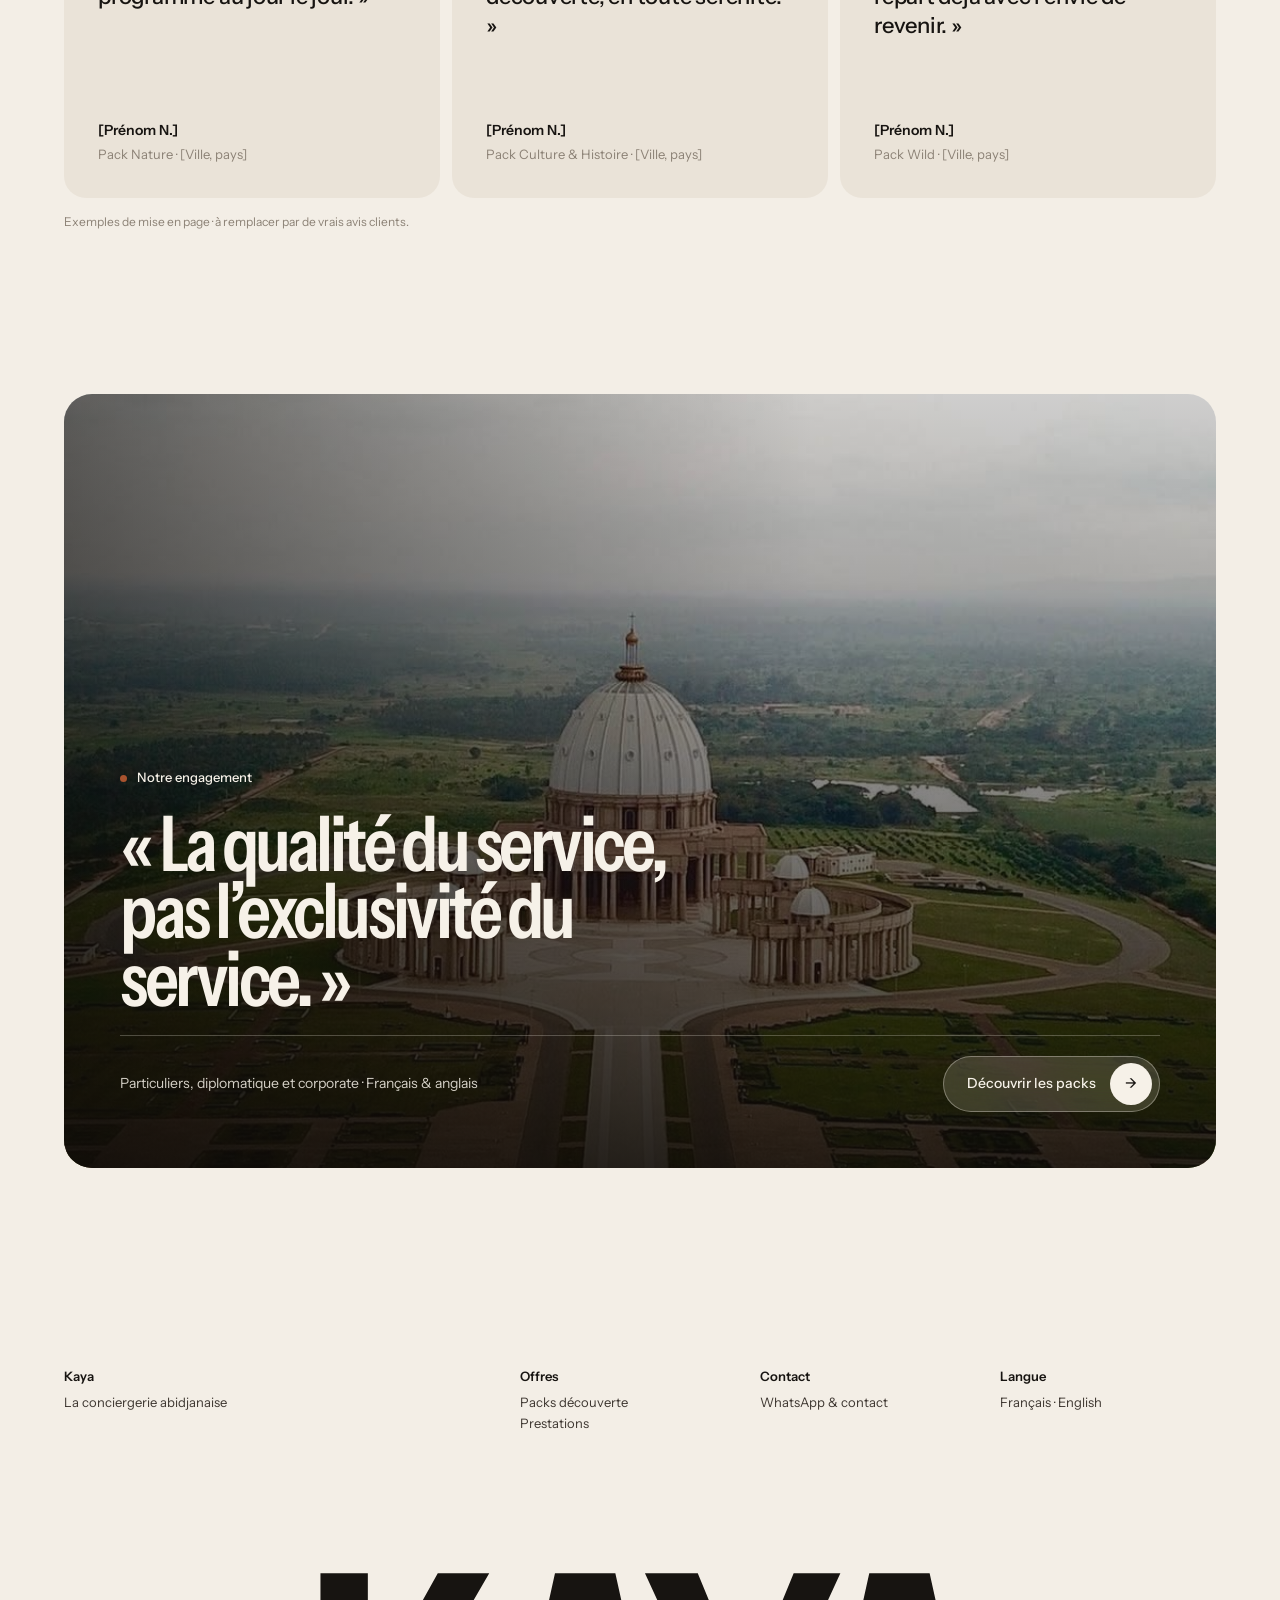
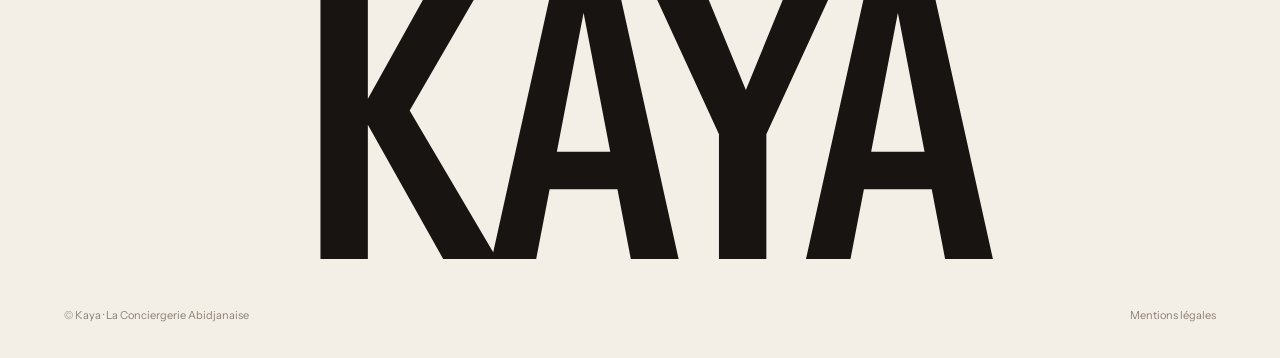
<file: 1-horizon.html>
<!doctype html>
<html lang="fr">
<head>
<meta charset="utf-8">
<meta name="viewport" content="width=device-width, initial-scale=1">
<meta name="robots" content="noindex, nofollow">
<title>Kaya · Horizon</title>
<link rel="preconnect" href="https://fonts.googleapis.com">
<link rel="preconnect" href="https://fonts.gstatic.com" crossorigin>
<link href="https://fonts.googleapis.com/css2?family=Instrument+Sans:ital,wdth,wght@0,75..100,400..700;1,75..100,400..700&display=swap" rel="stylesheet">
<style>
:root{--bg:#F3EEE6;--bg2:#EAE3D8;--ink:#171411;--txt:#3D3630;--mut:#8C8276;--acc:#A9532E;--line:rgba(23,20,17,.12);--pad:22px;--ease:cubic-bezier(.2,.7,.1,1)}
@media(min-width:960px){:root{--pad:64px}}
*{box-sizing:border-box;margin:0;padding:0}
body{background:var(--bg);color:var(--txt);font-family:'Instrument Sans',sans-serif;font-size:15px;line-height:1.6;-webkit-font-smoothing:antialiased}
img{display:block;width:100%;height:100%;object-fit:cover}
a{color:inherit;text-decoration:none}
button,input,select,textarea{font:inherit;color:inherit}
[hidden]{display:none!important}
.w{padding-left:var(--pad);padding-right:var(--pad)}
.big{font-weight:600;font-stretch:78%;letter-spacing:-.045em;line-height:.88;color:var(--ink)}
.sm{font-size:12px;color:var(--mut)}
.dot{display:inline-block;width:7px;height:7px;border-radius:50%;background:var(--acc);margin-right:10px;vertical-align:middle}
.lk{display:inline-flex;align-items:center;gap:10px;font-size:14px;font-weight:500;color:var(--ink)}
.lk::after{content:"→";transition:transform .5s var(--ease)}
.lk:hover::after{transform:translateX(6px)}
.btn{display:inline-flex;align-items:center;justify-content:center;gap:12px;min-height:56px;padding:0 30px;background:var(--ink);color:var(--bg);border:0;border-radius:999px;cursor:pointer;font-size:14px;font-weight:500;transition:background .4s,transform .3s}
.btn:hover{background:var(--acc)}
.btn:active{transform:scale(.98)}
.back{position:fixed;right:12px;top:76px;z-index:90;font-size:11px;background:var(--ink);color:var(--bg);padding:7px 12px;border-radius:999px}

/* En-tête */
.top{position:fixed;z-index:50;top:0;left:0;right:0;transition:background .5s,transform .5s var(--ease)}
.top .in{display:flex;justify-content:space-between;align-items:center;height:68px}
.top.solid{background:rgba(243,238,230,.92);backdrop-filter:blur(10px)}
.top .logo{font-weight:700;font-stretch:78%;font-size:22px;letter-spacing:-.02em;color:var(--ink)}
.top nav{display:none;gap:36px;font-size:14px;color:var(--ink)}
.top nav a{opacity:.6;transition:opacity .3s}
.top nav a:hover{opacity:1}
.top .r{display:flex;gap:18px;align-items:center;font-size:13px}
.top .r .wa{background:var(--ink);color:var(--bg);border-radius:999px;padding:9px 16px}
@media(min-width:960px){.top nav{display:flex}}
main{padding-top:68px}

/* ACCUEIL */
.hero{padding-top:9vh}
.hero h1{font-size:12.6vw}
.hero h1 .l{display:block;overflow:hidden;padding-bottom:.04em}
.hero h1 .l span{display:block;transform:translateY(105%);animation:up 1.3s var(--ease) forwards}
.hero h1 .l:nth-child(2) span{animation-delay:.1s}
.hero h1 .l:nth-child(3) span{animation-delay:.2s}
.hero h1 em{font-style:italic;font-weight:500;color:var(--acc)}
@keyframes up{to{transform:none}}
.hero .meta{display:grid;gap:22px;margin-top:40px;opacity:0;animation:fade 1.4s .7s var(--ease) forwards}
.hero .meta p{max-width:34ch;font-size:16px}
@keyframes fade{to{opacity:1}}
@media(min-width:960px){.hero{padding-top:14vh}.hero h1{font-size:10.6vw}.hero .meta{grid-template-columns:1fr auto;align-items:end;margin-top:56px}}
.frame{position:relative;margin:64px var(--pad) 0;height:70svh;min-height:420px;overflow:hidden;clip-path:inset(12% 6% 0 6%);animation:open 1.8s .5s var(--ease) forwards}
@keyframes open{to{clip-path:inset(0 0 0 0)}}
.frame img{transform:scale(1.12);animation:settle 2.6s .5s var(--ease) forwards}
@keyframes settle{to{transform:none}}
.frame .tag{position:absolute;left:18px;bottom:16px;font-size:12px;color:#fff;opacity:.85}
.circle{position:absolute;right:var(--pad);top:-56px;z-index:3;width:112px;height:112px;border-radius:50%;background:var(--acc);color:#fff;display:grid;place-items:center;text-align:center;font-size:13px;font-weight:500;line-height:1.2;transition:transform .6s var(--ease)}
.circle:hover{transform:rotate(-8deg) scale(1.05)}
@media(min-width:960px){.circle{width:150px;height:150px;top:-75px;font-size:14px}}
.hwrap{position:relative}

.air{padding-top:22vh;padding-bottom:22vh}
.state{font-size:9vw;max-width:12ch}
@media(min-width:960px){.state{font-size:6.2vw}}
.steps{display:flex;gap:12px;margin:72px calc(var(--pad)*-1) 0;padding:0 var(--pad) 8px;overflow-x:auto;scroll-snap-type:x mandatory;scroll-padding:0 var(--pad);scrollbar-width:none}
.steps::-webkit-scrollbar{display:none}
.swipe{display:flex;align-items:center;gap:10px;margin-top:18px;font-size:12px;color:var(--mut)}
.swipe i{display:block;height:2px;width:72px;background:var(--line);border-radius:2px;overflow:hidden;position:relative}
.swipe i::after{content:"";position:absolute;inset:0;width:var(--p,33%);background:var(--ink);transition:width .3s}
@media(min-width:960px){.steps{display:grid;grid-template-columns:repeat(3,1fr);gap:16px;overflow:visible;margin:80px 0 0;padding:0}.swipe{display:none}}
.aud{margin-top:64px}

/* Packs : liste en très grand, image au survol */
.plist{border-top:1px solid var(--line)}
.prow{position:relative;display:grid;grid-template-columns:1fr auto;align-items:center;gap:16px;padding:18px 0;border-bottom:1px solid var(--line)}
.prow .big{font-size:13vw;transition:transform .7s var(--ease),color .4s}
.prow .m{text-align:right;font-size:12px;color:var(--mut);display:grid;gap:4px}
.prow .th{display:block;grid-column:1/-1;height:52vw;overflow:hidden;margin-top:6px}
.prow:hover .big{transform:translateX(18px);color:var(--acc)}
@media(min-width:960px){
 .prow{padding:10px 0}
 .prow .big{font-size:8.6vw}
 .prow .th{display:none}
}
.peek{position:fixed;z-index:40;width:17vw;aspect-ratio:4/5;pointer-events:none;overflow:hidden;opacity:0;transform:translate(-50%,-50%) scale(.85) rotate(-3deg);transition:opacity .4s,transform .6s var(--ease)}
.peek.on{opacity:1;transform:translate(-50%,-50%) scale(1) rotate(0)}

.duo{display:grid;gap:22px;padding-top:22vh}
.duo a{display:grid;gap:16px}
.duo .im{aspect-ratio:4/5;overflow:hidden}
.duo .im img{transition:transform 1.4s var(--ease)}
.duo a:hover .im img{transform:scale(1.04)}
.duo h3{font-size:44px}
.duo p{max-width:36ch}
@media(min-width:960px){.duo{grid-template-columns:1fr 1fr;gap:64px}.duo h3{font-size:64px}}

.quote{padding-top:26vh;padding-bottom:26vh}
.quote blockquote{font-size:11vw;max-width:14ch}
@media(min-width:960px){.quote blockquote{font-size:7.4vw}}

/* PAGES */
.ph{padding-top:12vh;padding-bottom:9vh;display:grid;gap:28px}
.ph h1{font-size:15vw}
.ph p{max-width:40ch;font-size:16px}
@media(min-width:960px){.ph{padding-top:16vh;grid-template-columns:1fr auto;align-items:end}.ph h1{font-size:9vw}}
.crumb{font-size:13px;color:var(--mut);display:block;margin-bottom:20px}
.crumb:hover{color:var(--ink)}

/* FICHE PACK */
.pframe{height:72svh;overflow:hidden}
.cfg{display:grid;gap:12vh;padding-top:14vh;padding-bottom:12vh}
.step{display:grid;gap:32px}
.step h2{font-size:12vw}
@media(min-width:960px){.step{grid-template-columns:1fr 2fr;gap:64px}.step h2{font-size:4.6vw}}
[data-durations]{display:grid;gap:4px}
.dur{display:flex;justify-content:space-between;align-items:baseline;gap:16px;background:none;border:0;border-bottom:1px solid var(--line);padding:12px 0;cursor:pointer;text-align:left}
.dur-l{font-weight:600;font-stretch:78%;letter-spacing:-.04em;line-height:.95;font-size:13vw;color:rgba(23,20,17,.18);transition:color .5s}
.dur-s{font-size:13px;color:var(--mut)}
.dur:hover .dur-l{color:rgba(23,20,17,.4)}
.dur[aria-selected=true] .dur-l{color:var(--ink)}
.dur[aria-selected=true] .dur-s{color:var(--acc)}
@media(min-width:960px){.dur-l{font-size:6.4vw}}
.cat{padding:28px 0;border-top:1px solid var(--line);animation:fu .8s both var(--ease);animation-delay:calc(var(--i)*80ms)}
@keyframes fu{from{opacity:0;transform:translateY(16px)}to{opacity:1;transform:none}}
.cat-h{display:flex;gap:14px;align-items:baseline;margin-bottom:18px}
.cat-n{font-weight:600;font-stretch:78%;font-size:32px;line-height:1;color:var(--ink);letter-spacing:-.03em}
.cat-t{font-weight:500;color:var(--ink)}
.cat-hint{margin-left:auto;font-size:12px;color:var(--mut)}
.opts{display:grid;grid-template-columns:repeat(3,1fr);gap:10px}
.opt{background:none;border:0;cursor:pointer;text-align:left;display:grid;gap:10px;position:relative}
.opt-im{aspect-ratio:3/4;overflow:hidden;border-radius:4px;transition:border-radius .6s var(--ease)}
.opt-im img{transition:transform 1.2s var(--ease),opacity .5s;opacity:.75}
.opt:hover .opt-im img{transform:scale(1.04);opacity:1}
.opt[aria-pressed=true] .opt-im{border-radius:50% 50% 4px 4px}
.opt[aria-pressed=true] .opt-im img{opacity:1}
.opt-l{font-size:13px;color:var(--mut)}
.opt[aria-pressed=true] .opt-l{color:var(--ink);font-weight:500}
.opt-c{position:absolute;top:10px;left:50%;transform:translateX(-50%) scale(0);width:10px;height:10px;border-radius:50%;background:#fff;transition:transform .5s var(--ease)}
.opt[aria-pressed=true] .opt-c{transform:translateX(-50%) scale(1)}
.bar{position:sticky;bottom:16px;z-index:20;margin:0 var(--pad);background:var(--ink);color:var(--bg);border-radius:999px;overflow:hidden}
.bar .in{display:flex;justify-content:space-between;align-items:center;gap:12px;padding:8px 8px 8px 24px}
.bar small{display:block;font-size:11px;opacity:.6}
.bar b{font-weight:600;font-size:20px}
.bar .btn{background:var(--bg);color:var(--ink);min-height:48px;padding:0 22px}
.bar .btn:hover{background:var(--acc);color:#fff}
.bar .prog{position:absolute;left:0;bottom:0;height:2px;width:100%}
.bar .prog i{display:block;height:100%;background:var(--acc);transform-origin:left;transform:scaleX(0);transition:transform .6s var(--ease)}
.atyp{padding-top:14vh;padding-bottom:14vh}
.atyp h3{font-size:9vw;max-width:14ch;margin:16px 0 28px}
@media(min-width:960px){.atyp h3{font-size:4.4vw}}

/* PRESTATIONS */
.slist{border-top:1px solid var(--line);padding-bottom:16vh}

/* FORMULAIRES */
.fields{display:grid;gap:30px}
@media(min-width:700px){.fields{grid-template-columns:1fr 1fr;column-gap:40px}.fld-notes{grid-column:1/-1}}
.fld{display:grid;gap:6px}
.fld-l{font-size:12px;color:var(--mut)}
.fld-i{width:100%;background:transparent;border:0;border-bottom:1.5px solid var(--ink);padding:10px 0;min-height:52px;font-size:22px;font-weight:500;outline:none;border-radius:0;transition:border-color .3s}
.fld-i::placeholder{color:rgba(23,20,17,.25)}
.fld-i:focus{border-bottom-color:var(--acc)}
.hint{font-size:12px;color:var(--mut);margin-top:14px}
.pform{display:grid;gap:56px;padding-bottom:16vh}
@media(min-width:1000px){.pform{grid-template-columns:5fr 6fr;gap:80px;align-items:start}.pform .im{position:sticky;top:100px}}
.pform .im{aspect-ratio:4/5;overflow:hidden}

/* RÉCAP */
.rc{display:grid;gap:64px;padding-bottom:16vh}
@media(min-width:960px){.rc{grid-template-columns:1fr 1fr;gap:96px;align-items:start}}
.sum-row{display:flex;justify-content:space-between;gap:16px;padding:16px 0;border-bottom:1px solid var(--line);animation:fu .6s both var(--ease);animation-delay:calc(var(--i)*50ms)}
.sum-row:first-child{border-top:1px solid var(--line)}
.sum-k{font-size:13px;color:var(--mut)}
.sum-v{font-weight:500;color:var(--ink);text-align:right}
.sum-empty a{text-decoration:underline}
.chs{display:flex;flex-wrap:wrap;gap:8px;margin-top:14px}
.ch{display:inline-flex;align-items:center;gap:10px;min-height:48px;padding:0 20px;border-radius:999px;box-shadow:inset 0 0 0 1.5px var(--line);cursor:pointer;font-weight:500;color:var(--ink);transition:background .3s,color .3s,box-shadow .3s}
.ch input{position:absolute;opacity:0;pointer-events:none}
.ch:has(input:checked){background:var(--ink);color:var(--bg);box-shadow:none}
.ch:has(input:focus-visible){outline:2px solid var(--acc);outline-offset:2px}
.chs .fld{flex:1 0 100%}
.err{font-size:13px;color:var(--acc);min-height:20px;margin-top:16px}
.sent{min-height:calc(100svh - 68px);display:grid;align-content:center;padding-top:8vh;padding-bottom:8vh}
.sent h1{font-size:19vw}
@media(min-width:960px){.sent h1{font-size:13vw}}
.sent .t{display:grid;gap:12px;margin-top:40px;max-width:44ch;font-size:16px}
.sent .acts{display:flex;flex-wrap:wrap;gap:26px;align-items:center;margin-top:24px}

footer{padding-top:18vh;padding-bottom:28px}
footer .cols{display:grid;grid-template-columns:1fr 1fr;gap:24px;font-size:13px}
footer .cols b{display:block;font-weight:600;color:var(--ink);margin-bottom:6px}
footer .mega{font-size:31vw;margin-top:12vh;text-align:center}
footer .legal{display:flex;justify-content:space-between;font-size:11px;color:var(--mut);margin-top:16px}
@media(min-width:960px){footer .cols{grid-template-columns:2fr 1fr 1fr 1fr}}

/* HERO immersif */
.imm{position:relative;height:190svh;margin-top:-68px}
.imm-pic{position:sticky;top:0;height:100svh;overflow:hidden;--k:0;clip-path:inset(calc(var(--k)*9%) calc(var(--k)*var(--padp)) calc(var(--k)*9%) calc(var(--k)*var(--padp)) round calc(var(--k)*28px));--padp:6%}
.imm-pic>img{position:absolute;inset:0;transform:scale(calc(1.14 - var(--k)*.1));animation:zin 3s var(--ease) both}
@keyframes zin{from{transform:scale(1.25)}}
.imm-pic::after{content:"";position:absolute;inset:0;background:linear-gradient(to top,rgba(14,11,8,.75),rgba(14,11,8,.12) 55%,rgba(14,11,8,.35)),linear-gradient(to right,rgba(14,11,8,.4),transparent 60%);opacity:calc(1 - var(--k)*.6)}
.imm-c{position:absolute;z-index:2;left:0;right:0;bottom:40px;color:#F6F1E8;opacity:calc(1 - var(--k)*2.2);transform:translateY(calc(var(--k)*-60px))}
.imm-c .eb{font-size:12px;color:#F6F1E8}
.imm-c h1{color:#F6F1E8;font-size:12.6vw;margin-top:22px}
.imm-c h1 .l{display:block;overflow:hidden;padding-bottom:.04em}
.imm-c h1 .l span{display:block;transform:translateY(105%);animation:up 1.4s .3s var(--ease) forwards}
.imm-c h1 .l:nth-child(2) span{animation-delay:.42s}.imm-c h1 .l:nth-child(3) span{animation-delay:.54s}
.imm-c h1 em{font-style:italic;font-weight:500;color:#FBE3CF}
.imm-c .meta{display:grid;gap:22px;margin-top:30px;opacity:0;animation:fade 1.4s 1s var(--ease) forwards}
.imm-c .meta p{max-width:36ch;font-size:15px;color:rgba(246,241,232,.92)}
@media(max-width:959px){.imm-pic::after{background:linear-gradient(to top,rgba(14,11,8,.9) 0%,rgba(14,11,8,.7) 45%,rgba(14,11,8,.15) 72%,rgba(14,11,8,.6))!important}}
.ctas{display:flex;flex-wrap:wrap;gap:22px;align-items:center}
.glass{display:inline-flex;align-items:center;gap:14px;min-height:56px;padding:0 8px 0 24px;border-radius:999px;background:rgba(246,241,232,.16);backdrop-filter:blur(18px) saturate(1.4);-webkit-backdrop-filter:blur(18px) saturate(1.4);box-shadow:inset 0 0 0 1px rgba(246,241,232,.35);color:#F6F1E8;font-size:14px;font-weight:500;transition:background .5s,color .5s}
.glass .ar{display:grid;place-items:center;width:42px;height:42px;border-radius:50%;background:#F6F1E8;color:var(--ink);transition:transform .6s var(--ease),width .6s var(--ease)}
.glass:hover{background:#F6F1E8;color:var(--ink)}
.glass:hover .ar{background:var(--acc);color:#fff;transform:translateX(4px)}
.lk.lt{color:#F6F1E8}
.phn{position:absolute;z-index:2;right:var(--pad);top:84px;font-size:11px;color:rgba(246,241,232,.7)}
body[data-current=home] .top:not(.solid) .logo,body[data-current=home] .top:not(.solid) nav,body[data-current=home] .top:not(.solid) .sm{color:#F6F1E8}
body[data-current=home] .top:not(.solid) .wa{background:rgba(246,241,232,.18);backdrop-filter:blur(12px);color:#F6F1E8}
@media(min-width:960px){.imm-c{bottom:56px}.imm-c h1{font-size:8.4vw}.imm-c .meta{grid-template-columns:1fr auto;align-items:end}.imm{height:200svh}}

/* Cartes étapes v2 */
.steps .stc{flex:0 0 84%;scroll-snap-align:start;position:relative;display:grid;grid-template-rows:auto 1fr auto;gap:28px;min-height:400px;padding:26px;border-radius:24px;overflow:hidden;color:var(--ink);transition:transform .7s var(--ease)}
.steps .stc:hover{transform:translateY(-8px)}
.stc.c1{background:#E3DACB}
.stc.c2{background:var(--ink);color:#F3EEE6}
.stc.c3{background:var(--acc);color:#FBF3EA}
.stc .hd{display:flex;justify-content:space-between;align-items:flex-start}
.stc .n{font-weight:600;font-stretch:75%;font-size:120px;line-height:.78;letter-spacing:-.06em;color:inherit}
.stc .tg{font-size:11px;letter-spacing:.08em;text-transform:uppercase;padding:7px 11px;border-radius:999px;box-shadow:inset 0 0 0 1px currentColor;opacity:.55}
.stc p{align-self:end;display:grid;gap:10px}
.stc b{font-weight:600;font-size:22px;line-height:1.15;letter-spacing:-.01em;color:inherit;max-width:16ch}
.stc p span{font-size:14.5px;opacity:.7;color:inherit;max-width:30ch}
.stc .ft{display:flex;justify-content:space-between;align-items:center;padding-top:18px;border-top:1px solid currentColor;border-top-color:color-mix(in srgb,currentColor 18%,transparent);font-size:14px;font-weight:500}
.arw{display:grid;place-items:center;width:48px;height:48px;border-radius:50%;background:var(--ink);color:#F3EEE6;transition:transform .7s var(--ease),background .4s}
.arw svg{width:20px;height:20px;transition:transform .7s var(--ease)}
.stc.c2 .arw{background:#F3EEE6;color:var(--ink)}
.stc.c3 .arw{background:#FBF3EA;color:var(--acc)}
.stc:hover .arw{transform:rotate(45deg) scale(1.06)}
.stc::after{content:"";position:absolute;right:-60px;top:-60px;width:200px;height:200px;border-radius:50%;background:currentColor;opacity:.04;transition:transform 1s var(--ease)}
.stc:hover::after{transform:scale(1.4)}
@media(min-width:960px){.steps .stc{min-height:500px;padding:34px}.stc .n{font-size:160px}.stc b{font-size:26px}}

/* Ajouts prototype : vol, témoignages, menu mobile */
.fl-seg{display:flex;flex-wrap:wrap;gap:8px}
.fl-btn{min-height:52px;padding:0 22px;border-radius:999px;border:0;box-shadow:inset 0 0 0 1.5px var(--line);background:none;cursor:pointer;font-weight:500;font-size:14px;color:var(--ink);transition:background .4s,color .4s}
.fl-btn[aria-pressed=true]{background:var(--ink);color:var(--bg);box-shadow:none}
.fl-fields{display:grid;gap:26px;margin-top:30px;animation:fu .6s both var(--ease)}
@media(min-width:700px){.fl-fields{grid-template-columns:1fr 1fr;column-gap:40px}.fld-classe{grid-column:1/-1}}
.testis{padding-top:16vh;padding-bottom:6vh}
.testis .th{display:grid;gap:20px;margin-bottom:44px}
.testis h2{font-size:12vw}
.testis-list{display:flex;gap:12px;overflow-x:auto;scroll-snap-type:x mandatory;scrollbar-width:none;margin:0 calc(var(--pad)*-1);padding:0 var(--pad);scroll-padding:0 var(--pad)}
.testis-list::-webkit-scrollbar{display:none}
.testi{flex:0 0 86%;scroll-snap-align:start;background:var(--bg2);border-radius:22px;padding:28px;display:grid;gap:44px;align-content:space-between;min-height:300px}
.testi blockquote{font-size:20px;line-height:1.35;color:var(--ink);font-weight:500;letter-spacing:-.01em}
.testi figcaption{display:grid;gap:2px;font-size:13px;color:var(--mut)}
.testi figcaption b{color:var(--ink);font-weight:600;font-size:14px}
.swipe-ctrl{display:flex;justify-content:space-between;align-items:center;margin-top:20px}
.swipe-dots{display:flex;gap:6px}.swipe-dots span{width:7px;height:7px;border-radius:50%;background:rgba(23,20,17,.18);transition:background .3s,width .3s}.swipe-dots span.on{background:var(--ink);width:20px;border-radius:4px}
.swipe-arrows{display:flex;gap:8px}.swipe-arrows button{width:46px;height:46px;border-radius:50%;border:0;box-shadow:inset 0 0 0 1.5px var(--line);background:none;cursor:pointer;color:var(--ink);font-size:16px;transition:background .3s,color .3s}
.swipe-arrows button:hover:not(:disabled){background:var(--ink);color:var(--bg)}.swipe-arrows button:disabled{opacity:.3;cursor:default}
.testis-note{font-size:12px;color:var(--mut);margin-top:14px}
@media(min-width:960px){.testis h2{font-size:6vw}.testi{flex:0 0 calc(33.333% - 8px);min-height:340px;padding:34px}.testi blockquote{font-size:22px}}
.sum-total .sum-k{color:var(--ink);font-weight:600}.sum-total .sum-v{font-weight:700;font-size:20px}
.burger{display:grid;gap:6px;width:44px;height:44px;place-content:center;background:none;border:0;cursor:pointer;color:inherit}
.burger i{display:block;width:22px;height:1.5px;background:currentColor;transition:transform .5s var(--ease)}
body.menu .burger i:first-child{transform:translateY(3.75px) rotate(45deg)}body.menu .burger i:last-child{transform:translateY(-3.75px) rotate(-45deg)}
.mmenu{position:fixed;inset:0;z-index:45;background:var(--bg);padding:92px var(--pad) 22px;display:grid;grid-template-rows:auto 1fr auto;gap:14px;opacity:0;visibility:hidden;transition:opacity .5s var(--ease),visibility .5s;overflow-y:auto}
body.menu .mmenu{opacity:1;visibility:visible}
.mm-lab{display:block}
.mmenu nav{display:grid;align-content:start;border-top:1px solid var(--line)}
.mmenu nav a{display:grid;grid-template-columns:34px 1fr auto;align-items:center;gap:10px;min-height:76px;padding:12px 0;border-bottom:1px solid var(--line);color:var(--ink);opacity:0;transform:translateY(12px);transition:opacity .6s var(--ease),transform .6s var(--ease)}
body.menu .mmenu nav a{opacity:1;transform:none}
body.menu .mmenu nav a:nth-child(2){transition-delay:.05s}body.menu .mmenu nav a:nth-child(3){transition-delay:.1s}body.menu .mmenu nav a:nth-child(4){transition-delay:.15s}
.mm-n{font-size:12px;color:var(--mut)}
.mm-t{display:grid;gap:2px}
.mm-t b{font-weight:600;font-stretch:78%;font-size:30px;line-height:1;letter-spacing:-.035em}
.mm-t small{font-size:13px;color:var(--mut)}
.mmenu nav a i{font-style:normal;font-size:18px;color:var(--acc)}
.mm-foot{display:grid;gap:14px}
.mm-wa{background:var(--ink);color:var(--bg);border-radius:18px;padding:18px;display:grid;gap:14px}
.mm-wa p{font-size:15px;line-height:1.35}
.mm-wa .btn{background:var(--bg);color:var(--ink);width:100%}
.mm-meta{display:flex;justify-content:space-between;gap:12px}
body.menu .back{opacity:0!important;pointer-events:none}
body.menu .top{background:var(--bg)!important}
body.menu .top .logo,body.menu .top .burger,body.menu .top .sm{color:var(--ink)!important}
body.menu .top .wa{background:var(--ink)!important;color:var(--bg)!important}
@media(max-width:959px){.top .r .sm{display:none}}
@media(min-width:960px){.burger,.mmenu{display:none}}

@media(max-width:700px){.bar{border-radius:22px}.bar .in{display:grid;grid-template-columns:1fr;gap:10px;padding:14px 14px 12px}.bar .in>div{display:flex;justify-content:space-between;align-items:baseline;padding:0 8px}.bar .btn{width:100%;white-space:nowrap}}
.btn,.glass,.pill{white-space:nowrap}
@media(max-width:959px){.prow{grid-template-columns:1fr;gap:8px;padding:20px 0}.prow .m{text-align:left;display:flex;flex-wrap:wrap;gap:2px 14px}.prow .th{margin-top:10px}}

/* Citation en carte photo */
.quote{padding-top:12vh;padding-bottom:4vh}
.qbox{position:relative;border-radius:28px;overflow:hidden;min-height:78svh;display:flex;align-items:flex-end;color:#F6F1E8}
.qbox>img{position:absolute;inset:0;transition:transform 2s var(--ease)}
.qbox:hover>img{transform:scale(1.03)}
.qbox::after{content:"";position:absolute;inset:0;background:linear-gradient(to top,rgba(14,11,8,.88),rgba(14,11,8,.45) 55%,rgba(14,11,8,.2)),linear-gradient(to right,rgba(14,11,8,.55),transparent 65%)}
.qin{position:relative;z-index:2;padding:28px 24px;display:grid;gap:22px;width:100%}
.qin .eb{font-size:13px;font-weight:500;color:#F6F1E8}
.quote .qin blockquote{font-size:10.4vw;color:#F6F1E8;max-width:14ch}
.qft{display:grid;gap:18px;padding-top:20px;border-top:1px solid rgba(246,241,232,.25)}
.qft p{font-size:14px;color:rgba(246,241,232,.85)}
@media(min-width:960px){.qbox{min-height:86svh}.qin{padding:56px}.quote .qin blockquote{font-size:6vw}.qft{grid-template-columns:1fr auto;align-items:center}}
@media(max-width:959px){.back{transition:opacity .4s,transform .4s}body.scrolled .back{opacity:0;transform:translateY(-8px);pointer-events:none}}
@media(max-width:959px){.crumb,.lk,.arr,.ul{position:relative}.crumb::before,.lk::before,.arr::before,.ul::before{content:"";position:absolute;inset:-12px -8px}}
@media(max-width:959px){.imm{height:165svh}}
@view-transition{navigation:auto}
::view-transition-old(root),::view-transition-new(root){animation-duration:.7s;animation-timing-function:cubic-bezier(.22,.8,.2,1)}
html{background:#F3EEE6}
@keyframes pagein{from{opacity:0}to{opacity:1}}
body>main,body>header,body>footer{animation:pagein .9s cubic-bezier(.22,.8,.2,1) both}
body.leaving>main,body.leaving>header,body.leaving>footer{opacity:0;transition:opacity .45s ease}

/* Sélection multi-éléments */
.selc{display:inline-flex;align-items:center;gap:8px;min-height:40px;padding:0 6px 0 14px;border-radius:999px;box-shadow:inset 0 0 0 1.5px var(--line);font-size:13px;color:var(--ink)}
.selc b{display:grid;place-items:center;min-width:26px;height:26px;padding:0 6px;border-radius:999px;background:var(--acc);color:#fff;font-size:12px;font-weight:600}
body[data-current=home] .top:not(.solid) .selc{color:#F6F1E8;box-shadow:inset 0 0 0 1.5px rgba(246,241,232,.45)}
body.menu .top .selc{color:var(--ink)!important;box-shadow:inset 0 0 0 1.5px var(--line)!important}
.ctab{display:flex;gap:8px;align-items:center}
.btn.ghost{background:transparent;color:var(--bg);box-shadow:inset 0 0 0 1.5px rgba(243,238,230,.4)}
.btn.ghost:hover{background:rgba(243,238,230,.12);color:var(--bg)}
.btn.ghost2{background:transparent;color:var(--ink);box-shadow:inset 0 0 0 1.5px var(--ink)}
.btn.ghost2:hover{background:var(--ink);color:var(--bg)}
.xs{display:none}
.sel-item{padding:20px 0 6px;border-top:1.5px solid var(--ink);animation:fu .6s both var(--ease);animation-delay:calc(var(--i)*70ms)}
.sel-item+.sel-item{margin-top:26px}
.sel-h{display:grid;grid-template-columns:auto 1fr auto;gap:12px;align-items:baseline;margin-bottom:8px}
.sel-n{font-size:12px;color:var(--mut)}
.sel-t{font-weight:600;font-stretch:78%;font-size:26px;line-height:1.05;letter-spacing:-.03em;color:var(--ink)}
.sel-acts{display:flex;gap:4px}
.sel-ed,.sel-del{min-height:40px;display:inline-flex;align-items:center;padding:0 10px;border:0;background:none;font-size:13px;font-weight:500;color:var(--ink);text-decoration:underline;text-underline-offset:4px;cursor:pointer}
.sel-del{color:var(--mut)}
.sel-item .sum-row:first-of-type{border-top:0}
.sel-more{display:flex;flex-wrap:wrap;align-items:center;gap:8px;margin-top:28px;padding-top:18px;border-top:1px solid var(--line);font-size:13px;color:var(--mut)}
.sel-more a{display:inline-flex;align-items:center;min-height:40px;padding:0 16px;border-radius:999px;box-shadow:inset 0 0 0 1.5px var(--line);color:var(--ink);font-weight:500}
.sel-more a::before{content:"+ "}
.sel-empty{padding:24px;border-radius:16px;background:var(--bg2)}
.sel-empty a{text-decoration:underline;text-underline-offset:4px;color:var(--ink)}
.k-toast{background:var(--ink);color:var(--bg);border-radius:999px}
.k-toast-a{background:var(--bg);color:var(--ink);border-radius:999px}
@media(max-width:959px){.selc .lg{display:none}.selc{padding:0 6px;gap:0}}
@media(max-width:700px){.ctab{display:grid;grid-template-columns:auto 1fr}.ctab .lg{display:none}.ctab .xs{display:inline}.ctab .btn{padding:0 16px}}
.bar .btn.ghost{background:transparent;color:var(--bg);box-shadow:inset 0 0 0 1.5px rgba(243,238,230,.4)}.bar .btn.ghost:hover{background:rgba(243,238,230,.12);color:var(--bg)}
.reveal{opacity:0;transform:translateY(18px);transition:opacity 1.4s cubic-bezier(.22,.8,.2,1),transform 1.4s cubic-bezier(.22,.8,.2,1)}
.reveal.in{opacity:1;transform:none}
@media(prefers-reduced-motion:reduce){*{animation:none!important;transition:none!important}.reveal,.hero .meta{opacity:1;transform:none}.hero h1 .l span{transform:none}.frame{clip-path:none}}
</style>
</head>
<body>
<a class="back" href="/">← Toutes les pistes</a>

<header class="top" id="top"><div class="in w"><a class="logo" href="#/">KAYA</a><nav><a href="#/packs">Packs découverte</a><a href="#/prestations">Prestations</a></nav><div class="r"><span class="sm">FR · EN</span><a class="selc" href="#/recap" data-sel-link hidden><span class="lg">Sélection</span><b data-sel-count>0</b></a><a class="wa" href="#" data-wa>WhatsApp</a><button class="burger" type="button" data-menu-toggle aria-expanded="false" aria-label="Menu"><i></i><i></i></button></div></div></header>
<div class="mmenu" role="dialog" aria-label="Menu">
  <span class="sm mm-lab">Menu</span>
  <nav aria-label="Navigation">
    <a href="#/"><span class="mm-n">01</span><span class="mm-t"><b>Accueil</b><small>La conciergerie abidjanaise</small></span><i aria-hidden="true">→</i></a>
    <a href="#/packs"><span class="mm-n">02</span><span class="mm-t"><b>Packs découverte</b><small>Quatre expériences, à votre rythme</small></span><i aria-hidden="true">→</i></a>
    <a href="#/prestations"><span class="mm-n">03</span><span class="mm-t"><b>Prestations</b><small>Véhicule, hébergement, sécurité…</small></span><i aria-hidden="true">→</i></a>
    <a href="#/recap"><span class="mm-n">04</span><span class="mm-t"><b>Ma sélection</b><small>Packs et prestations choisis</small></span><i aria-hidden="true">→</i></a>
  </nav>
  <div class="mm-foot">
    <div class="mm-wa"><p>Une question&nbsp;? Un conseiller vous répond sur WhatsApp.</p><a class="btn" href="#" data-wa>Écrire sur WhatsApp</a></div>
    <div class="mm-meta sm"><span>Particuliers, diplomatique et corporate</span><span>FR · EN</span></div>
  </div>
</div>

<main>
<!-- 01 ACCUEIL -->
<div data-view="home">
  <section class="imm" id="imm">
    <div class="imm-pic">
      <img src="/provisoire/civ-12.jpg" alt="Assinie vue du ciel">
      <div class="imm-c w">
        <span class="eb"><span class="dot"></span>La conciergerie abidjanaise</span>
        <h1 class="big"><span class="l"><span>Premium n’est pas</span></span><span class="l"><span>un privilège, <em>c’est</em></span></span><span class="l"><span><em>une promesse.</em></span></span></h1>
        <div class="meta"><div class="ctas"><a class="glass" href="#/packs">Découvrir les packs <span class="ar">→</span></a><a class="lk lt" href="#/prestations">Prestations sur-mesure</a></div></div>
      </div>
      <span class="phn">Assinie · photo provisoire</span>
    </div>
  </section>

  <section class="air w">
    <span class="sm reveal" style="display:block;margin-bottom:28px"><span class="dot"></span>Comment ça marche</span>
    <h2 class="big state reveal">Trois étapes, sans compte à créer.</h2>
    <div class="steps reveal">
      <a class="stc c1" href="#/packs"><div class="hd"><span class="n">01</span><span class="tg">Étape 1 / 3</span></div><p><b>Choisissez votre formule</b><span>Un pack, une durée, vos activités.</span></p><div class="ft"><span>Voir les packs</span><i class="arw"><svg viewBox="0 0 24 24" aria-hidden="true"><path d="M7 17L17 7M9 7h8v8" fill="none" stroke="currentColor" stroke-width="1.6" stroke-linecap="round" stroke-linejoin="round"/></svg></i></div></a>
      <a class="stc c2" href="#/recap"><div class="hd"><span class="n">02</span><span class="tg">Étape 2 / 3</span></div><p><b>Recevez votre récapitulatif</b><span>Par WhatsApp, par email, ou les deux.</span></p><div class="ft"><span>Votre récapitulatif</span><i class="arw"><svg viewBox="0 0 24 24" aria-hidden="true"><path d="M7 17L17 7M9 7h8v8" fill="none" stroke="currentColor" stroke-width="1.6" stroke-linecap="round" stroke-linejoin="round"/></svg></i></div></a>
      <a class="stc c3" href="#" data-wa><div class="hd"><span class="n">03</span><span class="tg">Étape 3 / 3</span></div><p><b>Nous finalisons ensemble</b><span>Un conseiller Kaya vous recontacte pour confirmer et régler.</span></p><div class="ft"><span>Écrire sur WhatsApp</span><i class="arw"><svg viewBox="0 0 24 24" aria-hidden="true"><path d="M7 17L17 7M9 7h8v8" fill="none" stroke="currentColor" stroke-width="1.6" stroke-linecap="round" stroke-linejoin="round"/></svg></i></div></a>
    </div>
    <div class="swipe" aria-hidden="true"><i id="swp"></i>Faites glisser</div>
  </section>

  <section class="w">
    <div style="display:flex;justify-content:space-between;align-items:baseline;margin-bottom:28px"><span class="sm"><span class="dot"></span>Packs découverte · quatre expériences</span><a class="lk" href="#/packs">Tout voir</a></div>
    <div class="plist pk">
      <a class="prow" href="#/pack/nature" data-img="/provisoire/civ-12.jpg"><span class="big">Nature</span><span class="m"><span>Dès [PRIX]</span><span>01</span></span><span class="th"><img src="/provisoire/civ-12.jpg" alt=""></span></a>
      <a class="prow" href="#/pack/culture-histoire" data-img="/provisoire/civ-07.jpg"><span class="big">Culture &amp; Histoire</span><span class="m"><span>Dès [PRIX]</span><span>02</span></span><span class="th"><img src="/provisoire/civ-07.jpg" alt=""></span></a>
      <a class="prow" href="#/pack/wild" data-img="/provisoire/civ-08.jpg"><span class="big">Wild</span><span class="m"><span>Dès [PRIX]</span><span>03</span></span><span class="th"><img src="/provisoire/civ-08.jpg" alt=""></span></a>
      <a class="prow" href="#/prestation/sur-mesure" data-img="/provisoire/civ-05.jpg"><span class="big">Personnalisable</span><span class="m"><span>Sur devis</span><span>04</span></span><span class="th"><img src="/provisoire/civ-05.jpg" alt=""></span></a>
    </div>
  </section>

  <section class="duo w">
    <a href="#/prestations" class="reveal"><div class="im"><img src="/provisoire/civ-02.jpg" alt=""></div></a>
    <div class="reveal" style="align-self:center"><span class="sm"><span class="dot"></span>Prestations sur-mesure</span><h3 class="big" style="margin:20px 0 24px">Tout ce dont votre séjour a besoin.</h3><p>Véhicule, hébergement, accompagnement, traduction, sécurité, séminaires.</p><a class="btn" href="#/prestations" style="margin-top:32px">Voir les prestations</a></div>
  </section>

  <section class="testis w" data-testis="home"><div class="th"><span class="sm"><span class="dot"></span>Ils nous ont fait confiance</span><h2 class="big">Témoignages</h2></div><div class="testis-list"></div></section>

  <section class="quote w"><div class="qbox reveal">
    <img src="/provisoire/civ-05.jpg" alt="Basilique de Yamoussoukro">
    <div class="qin">
      <span class="eb"><span class="dot"></span>Notre engagement</span>
      <blockquote class="big">« La qualité du service, pas l’exclusivité du service. »</blockquote>
      <div class="qft"><p>Particuliers, diplomatique et corporate · Français &amp; anglais</p><a class="glass" href="#/packs">Découvrir les packs <span class="ar">→</span></a></div>
    </div>
  </div></section>
</div>

<!-- 02 PACKS -->
<div data-view="packs" hidden>
  <section class="ph w"><div><span class="sm"><span class="dot"></span>Packs découverte</span><h1 class="big" style="margin-top:24px">Quatre expériences, à votre rythme.</h1></div><p>Choisissez un pack, puis la durée de votre séjour : le contenu et le prix s’adaptent.</p></section>
  <section class="w" style="padding-bottom:16vh"><div class="plist pk">
    <a class="prow" href="#/pack/nature" data-img="/provisoire/civ-12.jpg"><span class="big">Nature</span><span class="m"><span>Week-end · 5-7 jours · 10 jours et +</span><span>Dès [PRIX]</span></span><span class="th"><img src="/provisoire/civ-12.jpg" alt=""></span></a>
    <a class="prow" href="#/pack/culture-histoire" data-img="/provisoire/civ-07.jpg"><span class="big">Culture &amp; Histoire</span><span class="m"><span>Week-end · 5-7 jours · 10 jours et +</span><span>Dès [PRIX]</span></span><span class="th"><img src="/provisoire/civ-07.jpg" alt=""></span></a>
    <a class="prow" href="#/pack/wild" data-img="/provisoire/civ-08.jpg"><span class="big">Wild</span><span class="m"><span>Week-end · 5-7 jours · 10 jours et +</span><span>Dès [PRIX]</span></span><span class="th"><img src="/provisoire/civ-08.jpg" alt=""></span></a>
    <a class="prow" href="#/prestation/sur-mesure" data-img="/provisoire/civ-05.jpg"><span class="big">Personnalisable</span><span class="m"><span>Une durée ou un programme hors cadre</span><span>Sur devis</span></span><span class="th"><img src="/provisoire/civ-05.jpg" alt=""></span></a>
  </div></section>
</div>

<!-- 03 FICHE PACK -->
<div data-view="pack" hidden>
  <section class="ph w"><div><a class="crumb" href="#/packs">← Tous les packs</a><h1 class="big" data-bind="pack.name"></h1></div><p data-bind="pack.intro"></p></section>
  <div class="w"><div class="pframe"><img data-bind-src="pack.img" alt=""></div></div>
  <div class="cfg w">
    <section class="step"><div><span class="sm"><span class="dot"></span>Étape 1</span><h2 class="big" style="margin-top:18px">La durée</h2></div><div data-durations></div></section>
    <section class="step"><div><span class="sm"><span class="dot"></span>Étape 2</span><h2 class="big" style="margin-top:18px">Billet d’avion</h2><p style="margin-top:16px;max-width:30ch">Nous pouvons réserver votre vol pour Abidjan.</p></div><div data-flight></div></section>
    <section class="step"><div><span class="sm"><span class="dot"></span>Étape 3 · <span data-bind="count"></span></span><h2 class="big" style="margin-top:18px">Une activité par catégorie</h2></div><div data-cats></div></section>
  </div>
  <div class="bar"><div class="in"><div><small><span data-bind="dur.label"></span> · <span data-progress></span> · prix estimé</small><b data-bind="price"></b></div><div class="ctab"><button class="btn ghost" type="button" data-add-sel="pack"><span class="lg">+ Ajouter à ma sélection</span><span class="xs">+ Ajouter</span></button><button class="btn" type="button" data-go-recap="pack">Recevoir mon récapitulatif</button></div></div><div class="prog"><i data-progress-bar></i></div></div>
  <section class="testis w" data-testis="pack"><div class="th"><span class="sm"><span class="dot"></span>Ils ont vécu ce pack</span><h2 class="big">Témoignages</h2></div><div class="testis-list"></div></section>
  <section class="atyp w"><span class="sm"><span class="dot"></span>Une autre durée ?</span><h3 class="big">4 jours, 12 jours… nous composons un format sur-mesure.</h3><a class="lk" href="#/prestation/sur-mesure">Demander un devis</a></section>
</div>

<!-- 04 PRESTATIONS -->
<div data-view="prestations" hidden>
  <section class="ph w"><div><span class="sm"><span class="dot"></span>Prestations sur-mesure</span><h1 class="big" style="margin-top:24px">Tout ce dont votre séjour a besoin.</h1></div><p>Décrivez votre besoin, nous revenons vers vous avec une proposition.</p></section>
  <section class="w"><div class="plist slist pk">
    <a class="prow" href="#/prestation/vehicule" data-img="/provisoire/civ-02.jpg"><span class="big">Véhicule</span><span class="m"><span>Location de véhicule</span><span>Avec ou sans chauffeur</span></span></a>
    <a class="prow" href="#/prestation/hebergement" data-img="/provisoire/civ-04.jpg"><span class="big">Hébergement</span><span class="m"><span>Résidences et hôtels partenaires</span></span></a>
    <a class="prow" href="#/prestation/accompagnateurs" data-img="/provisoire/civ-01.jpg"><span class="big">Accompagnateurs</span><span class="m"><span>Guides locaux dédiés</span></span></a>
    <a class="prow" href="#/prestation/traducteurs" data-img="/provisoire/civ-06.jpg"><span class="big">Traducteurs</span><span class="m"><span>Rendez-vous et événements</span></span></a>
    <a class="prow" href="#/prestation/securite" data-img="/provisoire/civ-13.jpg"><span class="big">Sécurité</span><span class="m"><span>Protection rapprochée</span></span></a>
    <a class="prow" href="#/prestation/seminaires" data-img="/provisoire/civ-10.jpg"><span class="big">Séminaires</span><span class="m"><span>Séminaires musicaux</span><span>Événements et animations</span></span></a>
  </div></section>
</div>

<!-- 05 FICHE PRESTATION -->
<div data-view="prestation" hidden>
  <section class="ph w"><div><a class="crumb" href="#/prestations">← Prestations</a><h1 class="big" data-bind="prest.name"></h1></div><p data-bind="prest.detail"></p></section>
  <section class="pform w">
    <div class="im"><img data-bind-src="prest.img" alt=""></div>
    <form novalidate onsubmit="return false"><span class="sm"><span class="dot"></span>Votre besoin</span><h2 class="big" style="font-size:clamp(44px,4.6vw,80px);margin:18px 0 44px">Quelques détails</h2><div class="fields" data-fields></div><button class="btn" type="button" style="margin-top:48px;width:100%" data-go-recap="prest">Recevoir mon récapitulatif</button><button class="btn ghost2" type="button" style="margin-top:10px;width:100%" data-add-sel="prest">+ Ajouter à ma sélection et continuer</button><p class="hint">Par WhatsApp ou email · sans engagement</p></form>
  </section>
</div>

<!-- 06 RÉCAPITULATIF -->
<div data-view="recap" hidden>
  <section class="ph w"><div><a class="crumb" href="#/packs" data-recap-back>← Modifier ma sélection</a><span class="sm"><span class="dot"></span>Dernière étape</span><h1 class="big" style="margin-top:24px">Votre récapitulatif</h1></div><p>Toute votre sélection part en un seul message. Aucun paiement ni compte : un conseiller vous recontacte pour confirmer et finaliser.</p></section>
  <section class="w rc">
    <div><span class="sm" style="display:block;margin-bottom:16px">Votre sélection</span><div data-summary></div></div>
    <form data-recap-form novalidate>
      <span class="sm">Vos coordonnées</span>
      <div class="fields" style="grid-template-columns:1fr;margin:14px 0 44px"><label class="fld"><span class="fld-l">Nom</span><input class="fld-i" name="name" placeholder="Prénom et nom" autocomplete="name"></label></div>
      <span class="sm">Recevoir par</span>
      <div class="chs">
        <label class="ch"><input type="checkbox" data-ch="wa" checked> WhatsApp</label>
        <label class="ch"><input type="checkbox" data-ch="mail"> Email</label>
        <label class="fld" data-ch-field="wa"><input class="fld-i" type="tel" placeholder="+225 00 00 00 00" aria-label="Numéro WhatsApp"></label>
        <label class="fld" data-ch-field="mail" hidden><input class="fld-i" type="email" placeholder="vous@exemple.com" aria-label="Email"></label>
      </div>
      <p class="err" data-err role="alert"></p>
      <button class="btn" style="width:100%">Envoyer mon récapitulatif</button>
    </form>
  </section>
</div>

<!-- C'EST ENVOYÉ -->
<div data-view="sent" hidden>
  <section class="sent w"><span class="sm"><span class="dot"></span>Kaya</span><h1 class="big" style="margin-top:24px">C’est envoyé.</h1><div class="t"><p data-bind="sentVia"></p><p>Un conseiller Kaya vous recontacte pour confirmer et finaliser le règlement.</p><div class="acts"><a class="btn" href="#" data-wa-send>Écrire sur WhatsApp</a><a class="lk" href="#/">Retour à l’accueil</a><button type="button" class="lk" data-edit style="background:none;border:0;cursor:pointer">Modifier ma demande</button></div></div></section>
</div>
</main>

<footer class="w">
  <div class="cols">
    <div><b>Kaya</b>La conciergerie abidjanaise</div>
    <div><b>Offres</b><a href="#/packs">Packs découverte</a><br><a href="#/prestations">Prestations</a></div>
    <div><b>Contact</b>WhatsApp &amp; contact</div>
    <div><b>Langue</b>Français · English</div>
  </div>
  <div class="big mega">KAYA</div>
  <div class="legal"><span>©︎ Kaya · La Conciergerie Abidjanaise</span><span>Mentions légales</span></div>
</footer>
<div class="peek" id="peek"><img alt=""></div>

<script src="/kaya-proto.js?v=20261119g"></script>
<script>
const top_=document.getElementById('top');
const imm=document.getElementById('imm'),ip=imm.querySelector('.imm-pic');
function onS(){const h=document.body.dataset.current==='home';top_.classList.toggle('solid',h?scrollY>innerHeight*.25:scrollY>40);if(!h)return;const k=Math.min(Math.max(scrollY/(innerHeight*.9),0),1);ip.style.setProperty('--k',k.toFixed(3))}
addEventListener('scroll',onS,{passive:true});document.addEventListener('kaya:view',onS);
const io=new IntersectionObserver(e=>e.forEach(x=>{if(x.isIntersecting){x.target.classList.add('in');io.unobserve(x.target)}}),{threshold:.12});
document.querySelectorAll('.reveal').forEach(el=>io.observe(el));
const stp=document.querySelector('.steps'),swp=document.getElementById('swp');stp.addEventListener('scroll',()=>{const r=stp.scrollLeft/(stp.scrollWidth-stp.clientWidth||1);swp.style.setProperty('--p',(33+r*67)+'%')});
const pk=document.getElementById('peek'),pi=pk.querySelector('img');
if(matchMedia('(hover:hover) and (min-width:960px)').matches){
 document.querySelectorAll('.pk .prow').forEach(a=>{a.addEventListener('mouseenter',()=>{pi.src=a.dataset.img;pk.classList.add('on')});a.addEventListener('mouseleave',()=>pk.classList.remove('on'))});
 addEventListener('mousemove',e=>{pk.style.left=Math.min(e.clientX+innerWidth*.14,innerWidth*.88)+'px';pk.style.top=e.clientY+'px'});
 document.addEventListener('kaya:view',()=>pk.classList.remove('on'));
}
</script>
<script src="/smooth.js?v=4"></script>
</body>
</html>
</file>
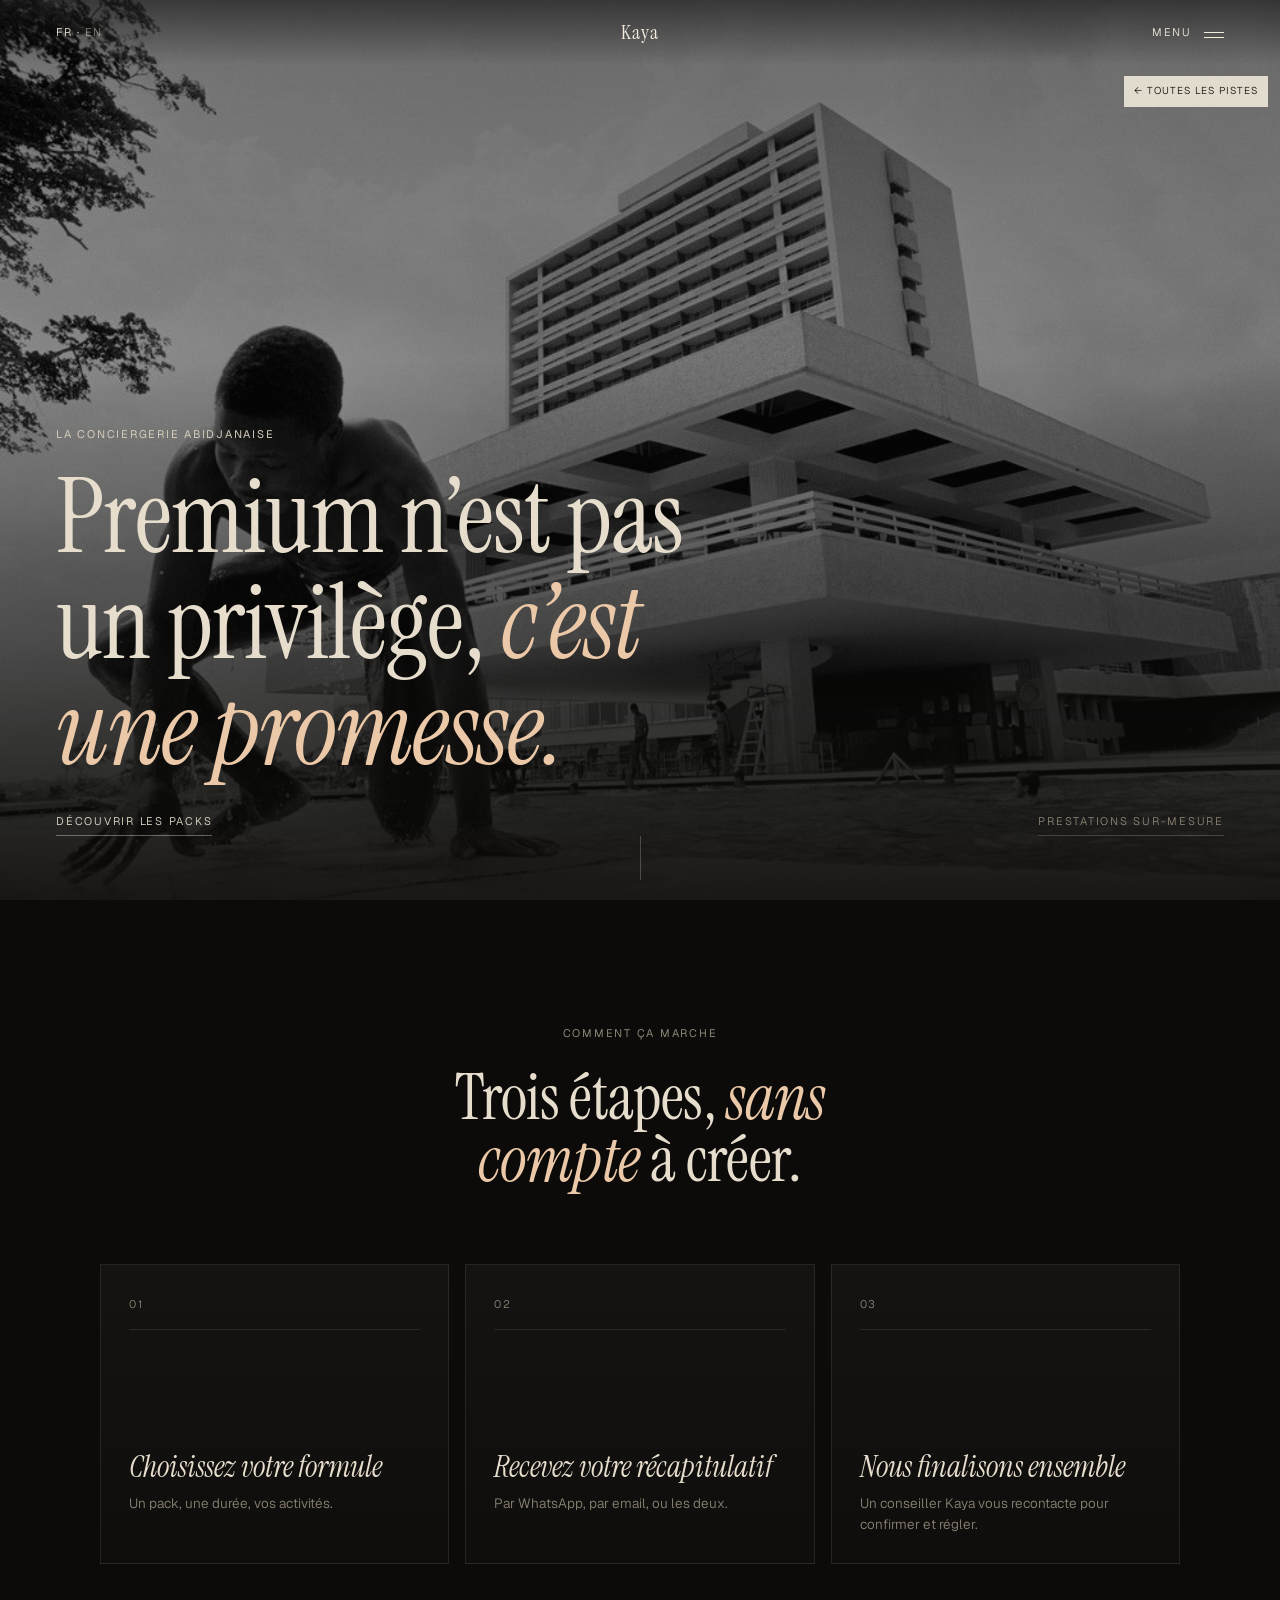
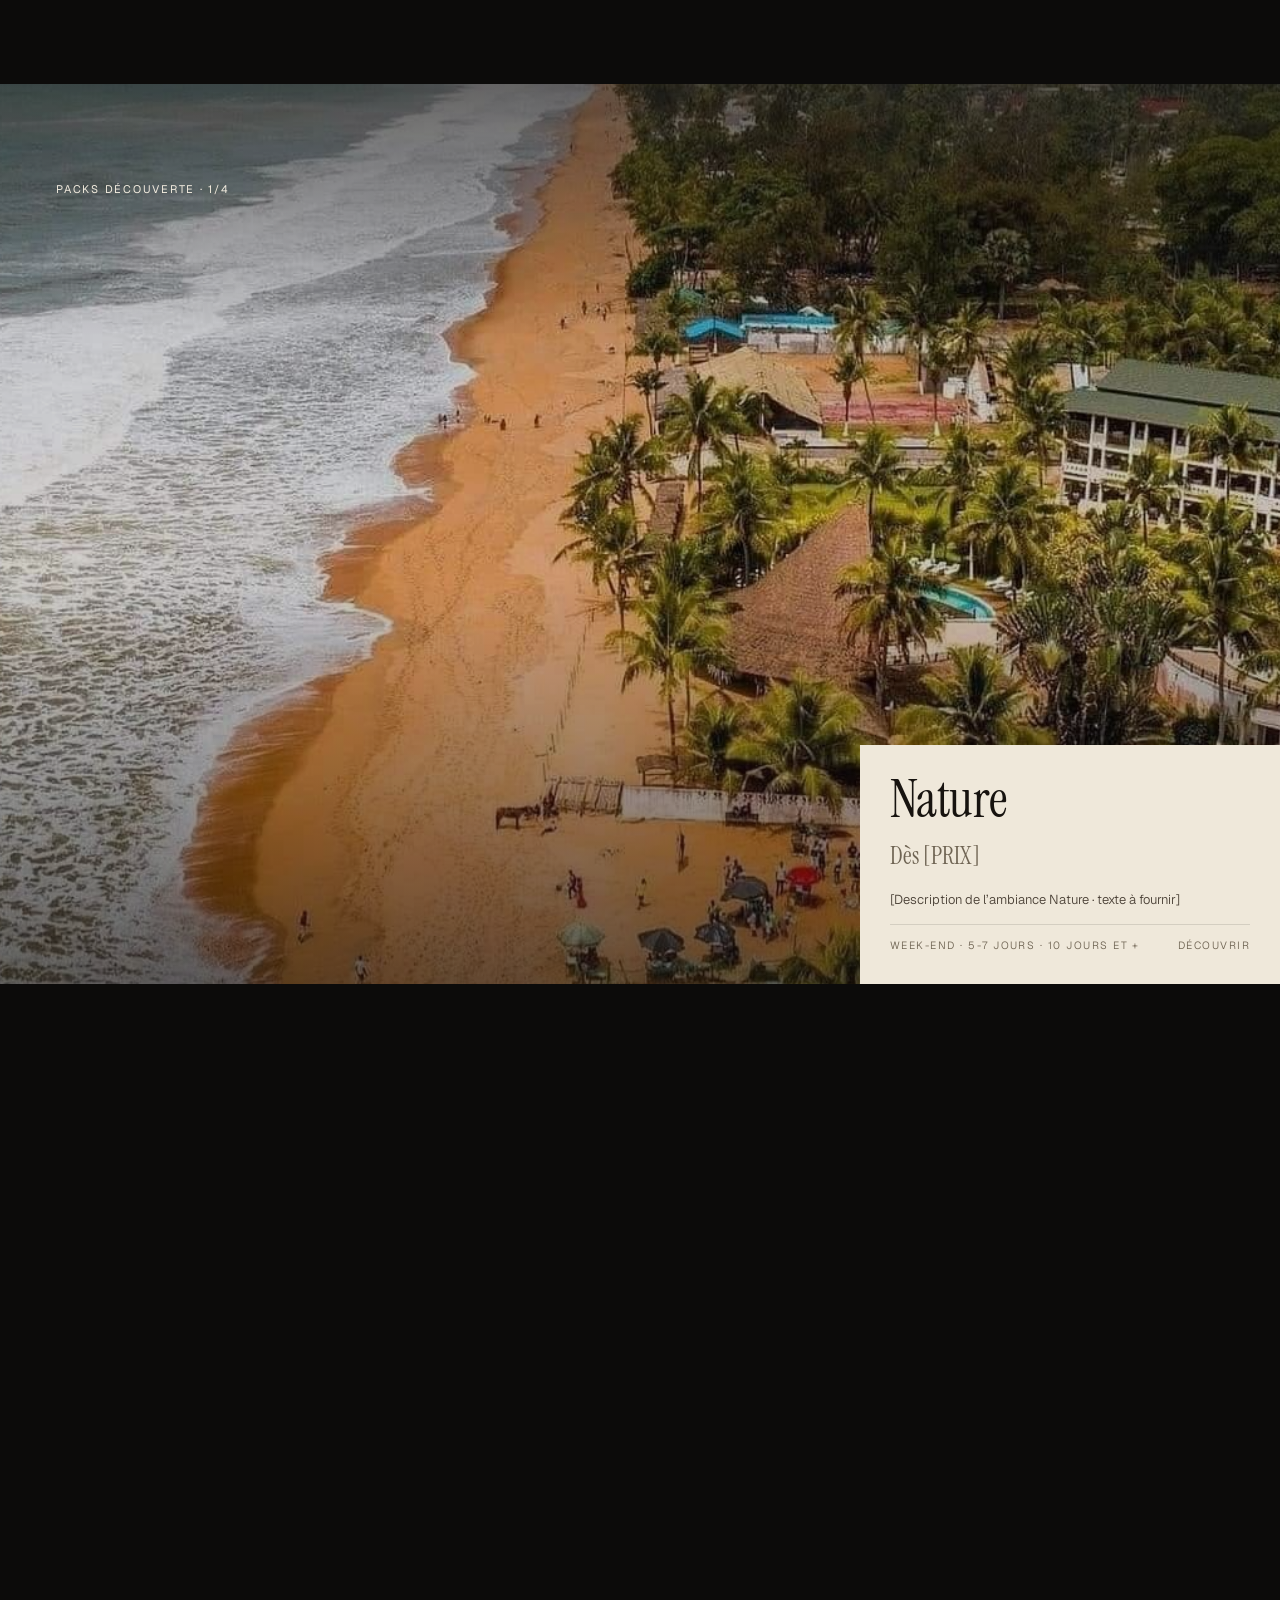
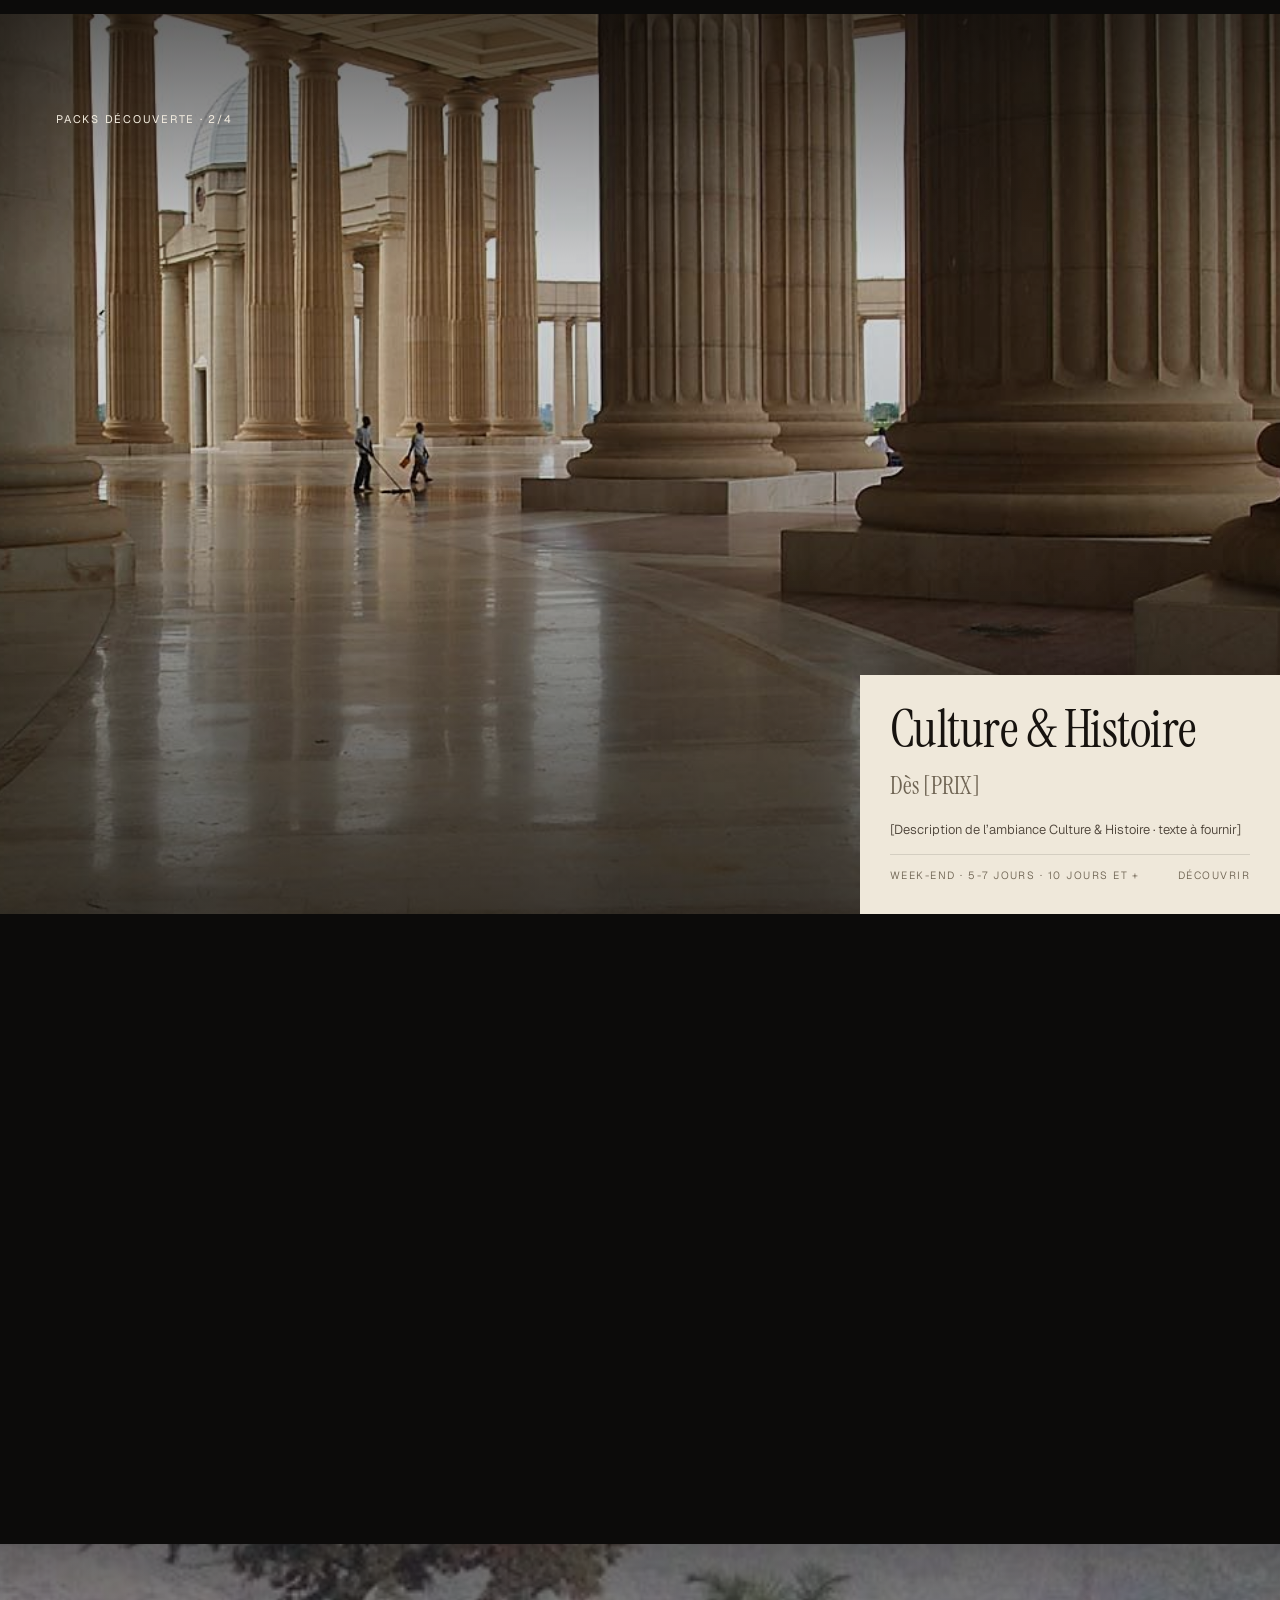
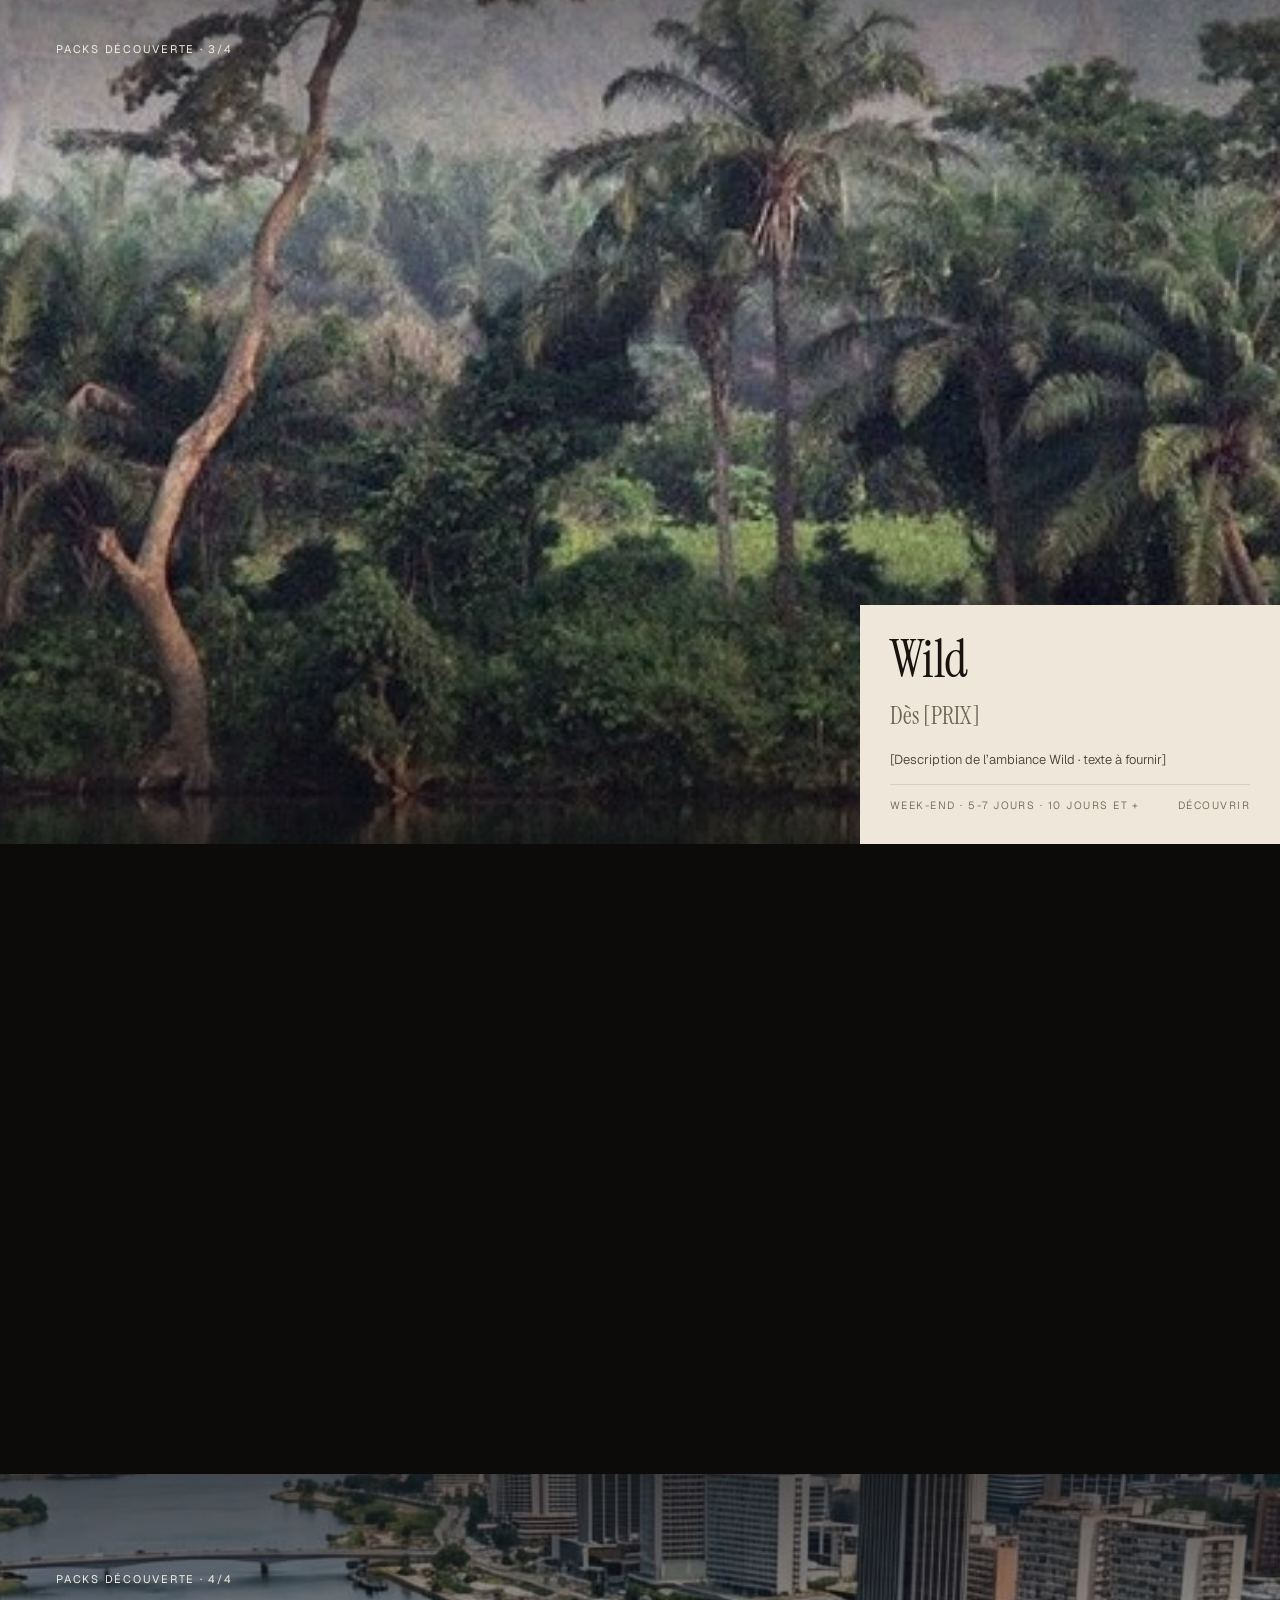
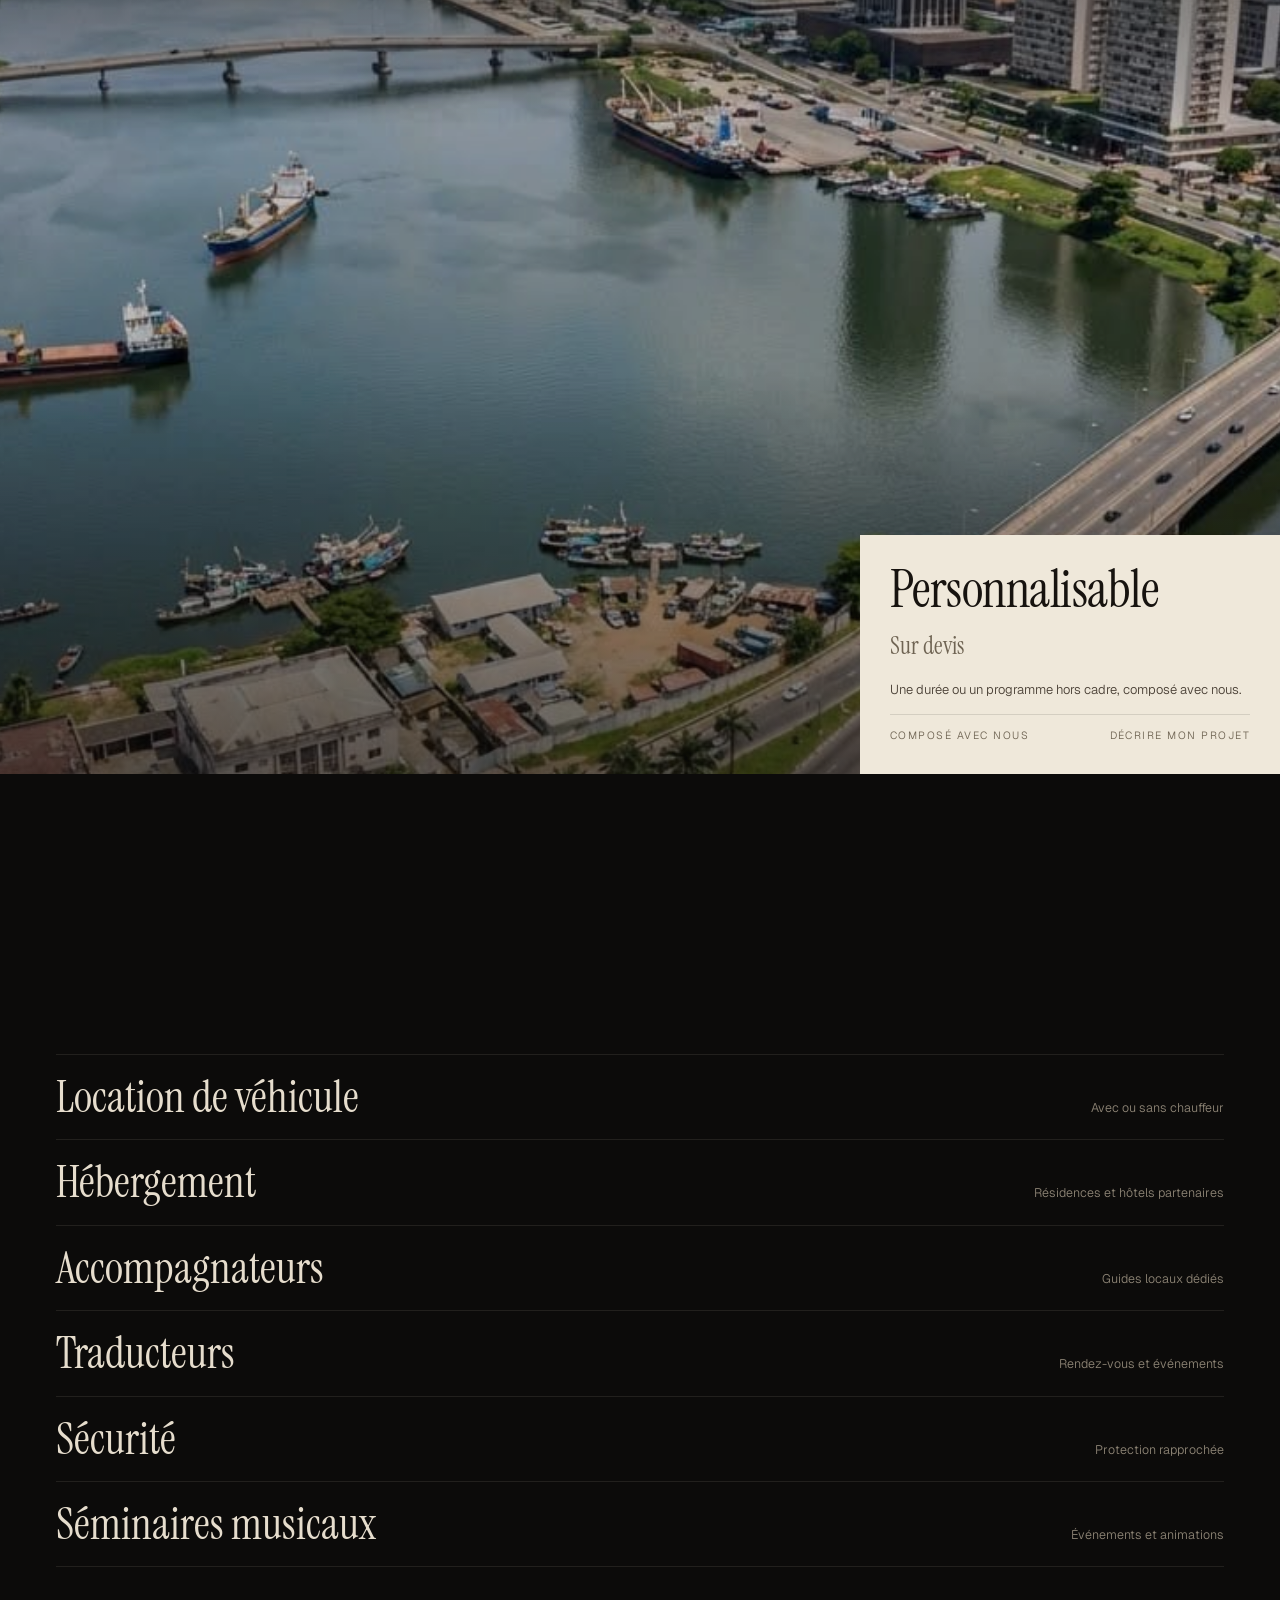
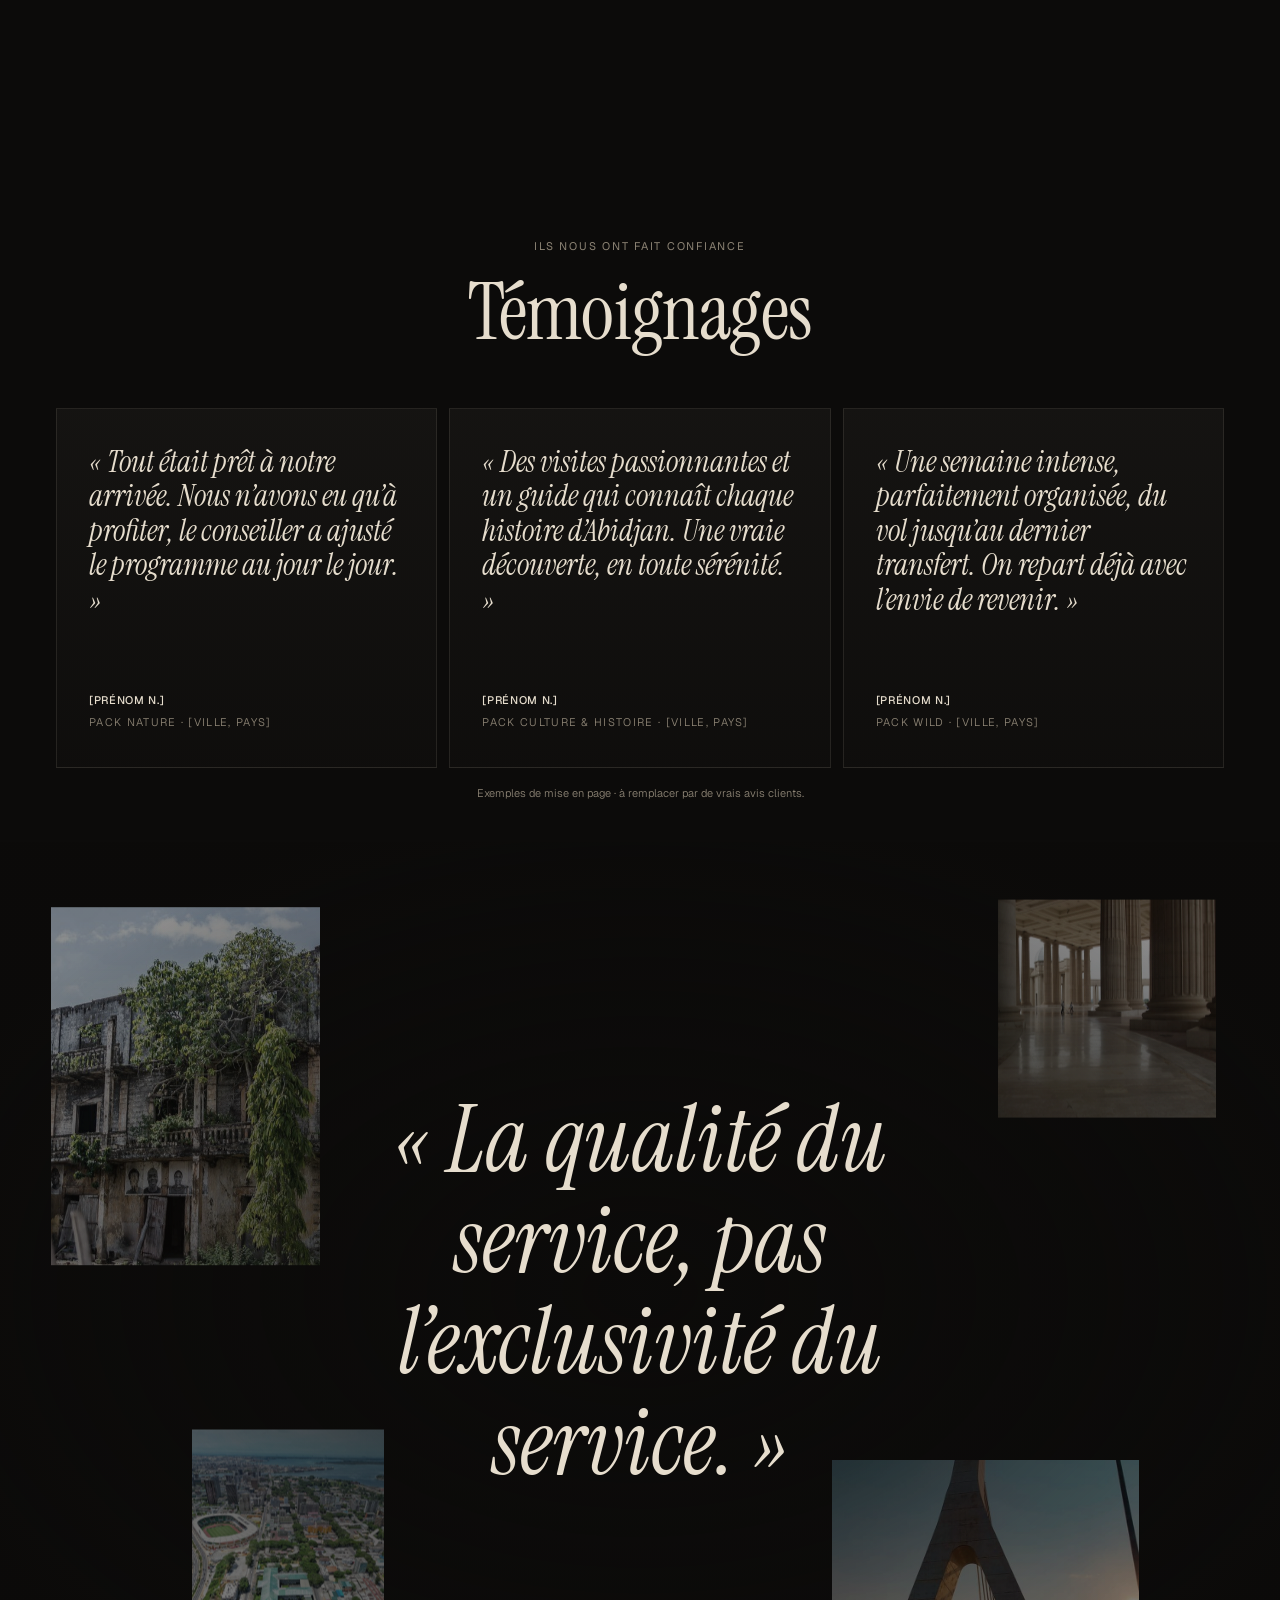
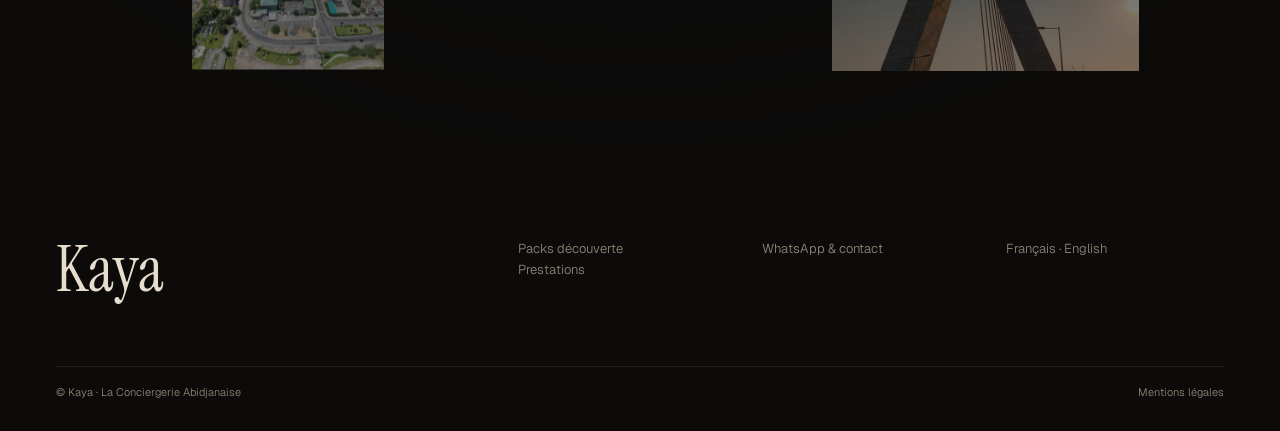
<file: 2-nuit.html>
<!doctype html>
<html lang="fr">
<head>
<meta charset="utf-8">
<meta name="viewport" content="width=device-width, initial-scale=1">
<meta name="robots" content="noindex, nofollow">
<title>Kaya · Nuit d’Abidjan</title>
<link rel="preconnect" href="https://fonts.googleapis.com">
<link rel="preconnect" href="https://fonts.gstatic.com" crossorigin>
<link href="https://fonts.googleapis.com/css2?family=Instrument+Serif:ital@0;1&family=Geist:wght@300..600&display=swap" rel="stylesheet">
<style>
:root{--bg:#0C0B0A;--bg2:#141210;--paper:#EFE8DA;--ink:#17130F;--txt:#E6DDCD;--mut:#8D8475;--acc:#D9A47A;--line:rgba(230,221,205,.1);--pad:22px;--ease:cubic-bezier(.2,.7,.2,1)}
@media(min-width:960px){:root{--pad:56px}}
*{box-sizing:border-box;margin:0;padding:0}

body{background:var(--bg);color:var(--txt);font-family:'Geist',sans-serif;font-size:15px;line-height:1.65;font-weight:330;-webkit-font-smoothing:antialiased}
img{display:block;width:100%;height:100%;object-fit:cover}
a{color:inherit;text-decoration:none}
button,input,select,textarea{font:inherit;color:inherit}
[hidden]{display:none!important}
.w{padding-left:var(--pad);padding-right:var(--pad)}
h1,h2,h3{font-family:'Instrument Serif',serif;font-weight:400;letter-spacing:-.01em;line-height:.98}
em{font-style:italic;color:#EBC9A8}
.sm{font-size:11px;letter-spacing:.16em;text-transform:uppercase;color:var(--mut);font-weight:400}
.lk{display:inline-flex;gap:12px;align-items:center;font-size:11px;letter-spacing:.16em;text-transform:uppercase;padding-bottom:6px;position:relative}
.lk::after{content:"";position:absolute;left:0;right:0;bottom:0;height:1px;background:currentColor;opacity:.4;transform-origin:left;transition:transform .6s var(--ease),opacity .4s}
.lk:hover::after{opacity:1;transform:scaleX(1.0)}
.btn{display:inline-flex;justify-content:center;align-items:center;min-height:50px;padding:0 26px;background:var(--paper);color:var(--ink);font-size:11px;letter-spacing:.16em;text-transform:uppercase;font-weight:500;border:0;cursor:pointer;transition:background .5s}
.btn:hover{background:#fff}
.back{position:fixed;right:12px;top:76px;z-index:90;font-size:10px;letter-spacing:.1em;text-transform:uppercase;background:rgba(239,232,218,.9);color:var(--ink);padding:7px 10px}

/* En-tête : discret, toujours transparent */
.top{position:fixed;z-index:60;top:0;left:0;right:0;display:grid;grid-template-columns:1fr auto 1fr;align-items:center;height:64px;padding:0 var(--pad);color:#F3ECDF;background:linear-gradient(to bottom,rgba(12,11,10,.55),transparent);transition:background .5s}
.top.solid{background:rgba(12,11,10,.92);backdrop-filter:blur(10px)}
.top .logo{font-family:'Instrument Serif';font-size:20px;font-weight:400;letter-spacing:.04em}
.top .lang{font-size:11px;letter-spacing:.14em}
.top .mb{justify-self:end;background:none;border:0;cursor:pointer;min-height:44px;font-size:11px;letter-spacing:.16em;text-transform:uppercase;display:flex;align-items:center;gap:12px}
.top .mb i{width:20px;height:1px;background:currentColor;position:relative;transition:transform .5s var(--ease)}
.top .mb i::after{content:"";position:absolute;left:0;top:5px;width:20px;height:1px;background:currentColor;transition:transform .5s var(--ease),top .5s var(--ease)}
body.menu .top .mb i{transform:translateY(2.5px) rotate(45deg)}
body.menu .top .mb i::after{top:0;transform:rotate(-90deg)}
.nmenu{position:fixed;inset:0;z-index:55;background:var(--bg);display:grid;align-content:center;padding:96px var(--pad) 40px;opacity:0;visibility:hidden;transition:opacity .8s var(--ease),visibility .8s}
body.menu .nmenu{opacity:1;visibility:visible}
.nmenu nav{display:grid;gap:6px}
.nmenu nav a{font-family:'Instrument Serif';font-weight:400;font-size:44px;line-height:1.1;opacity:0;transform:translateY(14px);transition:opacity .9s var(--ease),transform .9s var(--ease),color .4s}
body.menu .nmenu nav a{opacity:1;transform:none}
body.menu .nmenu nav a:nth-child(2){transition-delay:.06s}body.menu .nmenu nav a:nth-child(3){transition-delay:.12s}body.menu .nmenu nav a:nth-child(4){transition-delay:.18s}
.nmenu nav a:hover{color:var(--acc);font-style:italic}
.nmenu .ft{position:absolute;left:var(--pad);right:var(--pad);bottom:28px;display:flex;justify-content:space-between}
@media(min-width:960px){.nmenu nav a{font-size:88px}}

/* Accueil : immersion */
.hero{position:relative;height:100svh;min-height:600px;overflow:hidden}
.hero>img{position:absolute;inset:0;filter:grayscale(1) contrast(1.05) brightness(.8);transform:scale(1.12);animation:drift 22s ease-out forwards}
@keyframes drift{to{transform:scale(1)}}
.hero::after{content:"";position:absolute;inset:0;background:linear-gradient(to top,rgba(12,11,10,.92),rgba(12,11,10,.3) 60%,rgba(12,11,10,.45))}
.hero .c .sm{color:#D6CCBB}
.hero .c{position:absolute;z-index:2;left:var(--pad);right:var(--pad);bottom:44px}
.hero h1{font-size:48px;line-height:1.02;max-width:14ch;opacity:0;animation:fade 2.4s .4s var(--ease) forwards}
.hero .r{display:flex;flex-direction:column;align-items:flex-start;gap:18px;margin-top:30px;opacity:0;animation:fade 2s 1.2s var(--ease) forwards}
@keyframes fade{from{opacity:0;transform:translateY(12px)}to{opacity:1;transform:none}}
.scroll{display:none;position:absolute;z-index:2;left:50%;bottom:20px;width:1px;height:44px;background:rgba(230,221,205,.25);overflow:hidden}
.scroll::after{content:"";position:absolute;left:0;top:-44px;width:1px;height:44px;background:var(--txt);animation:drip 2.6s ease-in-out infinite}
@keyframes drip{to{top:44px}}
.scene .card .m span:first-child{display:none}
@media(min-width:600px){.scene .card .m span:first-child{display:inline}}
@media(min-width:960px){.hero .r{flex-direction:row;align-items:center;justify-content:space-between}.hero h1{font-size:104px}.hero .c{bottom:64px}.scroll{display:block}}

.silence{min-height:80svh;display:grid;place-items:center;text-align:center;padding:120px var(--pad)}
.silence h2{font-size:34px;max-width:16ch;margin:22px auto 0}
.silence .steps{display:grid;gap:12px;margin-top:72px;max-width:1080px;width:100%;text-align:left;counter-reset:st}
.silence .steps div{counter-increment:st;position:relative;display:grid;align-content:space-between;gap:56px;min-height:240px;padding:26px 24px 24px;background:linear-gradient(180deg,rgba(230,221,205,.045),rgba(230,221,205,.015));border:1px solid var(--line);transition:border-color .8s var(--ease),background .8s var(--ease),transform .8s var(--ease)}
.silence .steps div::before{content:"0" counter(st);font-size:11px;letter-spacing:.16em;color:var(--mut)}
.silence .steps div::after{content:"";position:absolute;left:24px;right:24px;top:58px;height:1px;background:var(--line)}
.silence .steps div:hover{border-color:rgba(230,221,205,.28);background:rgba(230,221,205,.05);transform:translateY(-4px)}
.silence .steps p{display:grid;gap:10px}
.silence .steps b{font-family:'Instrument Serif';font-weight:400;font-style:italic;font-size:30px;line-height:1.1;color:var(--txt)}
.silence .steps span{font-size:13.5px;line-height:1.55;color:var(--mut);min-height:3.1em}
@media(min-width:900px){.silence h2{font-size:64px}.silence .steps{grid-template-columns:repeat(3,1fr);gap:16px}.silence .steps div{min-height:300px;padding:30px 28px 28px}.silence .steps div::after{left:28px;right:28px;top:64px}}

/* Packs : plein écran, empilés */
.stack{position:relative}
.scene+.scene{margin-top:70svh}
.stack{padding-bottom:0}
.scene .card .pr{font-family:'Instrument Serif';font-weight:400;font-size:20px;color:#6F6453;margin-top:-4px}
@media(min-width:960px){.scene .card .pr{font-size:24px}}
.scene{position:sticky;top:0;height:100svh;overflow:hidden;display:block}
.scene>img{position:absolute;inset:0;transform:scale(1.06);transition:transform 2.4s var(--ease);filter:brightness(.82)}
.scene:hover>img{transform:scale(1.02)}
.scene::after{content:"";position:absolute;inset:0;background:linear-gradient(to top,rgba(12,11,10,.55),transparent 45%),linear-gradient(to bottom,rgba(12,11,10,.55),transparent 28%)}
.scene .idx{position:absolute;z-index:2;color:#F3ECDF!important;left:var(--pad);top:96px}
.scene .card{position:absolute;z-index:3;right:0;bottom:0;width:min(86%,380px);background:var(--paper);color:var(--ink);padding:22px 22px 20px;display:grid;gap:14px}
.scene .card h3{font-size:38px}
.scene .card p{font-size:13px;line-height:1.55;color:#4A4036}
.scene .card .m{display:flex;justify-content:space-between;font-size:10.5px;letter-spacing:.14em;text-transform:uppercase;color:#6F6453;padding-top:12px;border-top:1px solid rgba(23,19,15,.12)}
@media(min-width:960px){.scene .card{width:420px;padding:30px}.scene .card h3{font-size:52px}}

.pres{padding-top:110px;padding-bottom:130px}
.pres .h{display:grid;gap:18px;margin-bottom:60px}
.pres .h h2{font-size:34px;max-width:18ch}
@media(min-width:960px){.pres .h{grid-template-columns:1fr 1fr;align-items:end}.pres .h h2{font-size:56px}}
.plist{list-style:none}
.plist a{display:grid;grid-template-columns:1fr auto;align-items:baseline;gap:10px;padding:18px 0;border-top:1px solid var(--line)}
.plist li:last-child a{border-bottom:1px solid var(--line)}
.plist b{font-family:'Instrument Serif';font-weight:400;font-size:26px;line-height:1.1;transition:color .5s,padding .6s var(--ease)}
.plist .t{font-size:12.5px;color:var(--mut)}
.plist a:hover b{color:var(--acc);font-style:italic;padding-left:10px}
@media(min-width:960px){.plist b{font-size:44px}}
.follow{position:fixed;z-index:40;width:280px;aspect-ratio:4/5;pointer-events:none;opacity:0;transform:translate(-50%,-50%) scale(.96);transition:opacity .6s,transform .8s var(--ease)}
.follow.on{opacity:1;transform:translate(-50%,-50%) scale(1)}

.quiet{min-height:100svh;display:grid;place-items:center;text-align:center;padding:120px var(--pad)}
.quiet blockquote{font-family:'Instrument Serif';font-style:italic;font-weight:400;font-size:36px;line-height:1.1;max-width:16ch}
@media(min-width:960px){.quiet blockquote{font-size:92px}}

/* Pages */
.ph{padding-top:150px;padding-bottom:70px;display:grid;gap:18px}
.ph h1{font-size:48px}
.ph p{color:var(--mut);max-width:44ch}
@media(min-width:960px){.ph{grid-template-columns:1.6fr 1fr;align-items:end;padding-top:200px}.ph h1{font-size:110px}}

/* Fiche pack : écran partagé */
.pk{display:grid}
.pk .vis{position:relative;height:88svh;overflow:hidden}
.pk .vis img{position:absolute;inset:0;filter:brightness(.82)}
.pk .vis::after{content:"";position:absolute;inset:0;background:linear-gradient(to top,rgba(12,11,10,.8),transparent 55%)}
.pk .vis .c{position:absolute;z-index:2;left:var(--pad);right:var(--pad);bottom:36px}
.pk .vis h1{font-size:60px;margin:16px 0 12px}
.pk .vis p{font-size:13px;color:#CFC5B4;max-width:36ch}
.pk .cfg{padding:72px var(--pad) 0}
@media(min-width:1000px){.pk{grid-template-columns:46% 1fr}.pk .vis{position:sticky;top:0;height:100svh}.pk .vis h1{font-size:104px}.pk .cfg{padding:150px 64px 0}}
.blk{margin-bottom:80px}
.blk .sm{display:block;margin-bottom:14px}
.blk h2{font-size:30px;margin-bottom:28px}
@media(min-width:960px){.blk h2{font-size:44px}}
[data-durations]{display:grid;grid-template-columns:repeat(3,1fr);border-top:1px solid var(--line);border-bottom:1px solid var(--line)}
.dur{background:none;border:0;cursor:pointer;text-align:left;padding:20px 0;display:grid;gap:6px;position:relative}
.dur-l{font-family:'Instrument Serif';font-weight:400;font-size:22px;line-height:1;color:var(--mut);transition:color .5s}
.dur-s{font-size:11px;color:var(--mut)}
.dur::after{content:"";position:absolute;left:0;right:12px;bottom:-1px;height:1px;background:var(--txt);transform:scaleX(0);transform-origin:left;transition:transform .7s var(--ease)}
.dur[aria-selected=true] .dur-l{color:var(--txt);font-style:italic}
.dur[aria-selected=true]::after{transform:scaleX(1)}
@media(min-width:960px){.dur-l{font-size:32px}.dur{padding:28px 0}}
.cat{padding:26px 0;border-top:1px solid var(--line);animation:fu .9s both var(--ease);animation-delay:calc(var(--i)*90ms)}
@keyframes fu{from{opacity:0;transform:translateY(10px)}to{opacity:1;transform:none}}
.cat-h{display:flex;gap:14px;align-items:baseline;margin-bottom:16px}
.cat-n{font-size:11px;color:var(--mut);letter-spacing:.1em}
.cat-t{font-family:'Instrument Serif';font-weight:400;font-size:22px}
.cat-hint{margin-left:auto;font-size:11px;color:var(--mut)}
.opts{display:grid;grid-template-columns:repeat(3,1fr);gap:10px}
.opt{background:none;border:0;cursor:pointer;text-align:left;display:grid;gap:10px;position:relative}
.opt-im{aspect-ratio:3/4;overflow:hidden}
.opt-im img{filter:grayscale(1) brightness(.7);transition:filter .9s var(--ease),transform 1.4s var(--ease)}
.opt:hover .opt-im img{filter:grayscale(.5) brightness(.85);transform:scale(1.03)}
.opt[aria-pressed=true] .opt-im img{filter:none}
.opt-l{font-size:12.5px;color:var(--mut);transition:color .4s}
.opt[aria-pressed=true] .opt-l{color:var(--txt)}
.opt-c{position:absolute;top:10px;right:10px;width:7px;height:7px;border-radius:50%;background:var(--paper);opacity:0;transition:opacity .5s}
.opt[aria-pressed=true] .opt-c{opacity:1}
.bar{position:sticky;bottom:0;z-index:20;margin:0 calc(var(--pad)*-1);background:rgba(12,11,10,.88);backdrop-filter:blur(10px);border-top:1px solid var(--line)}
@media(min-width:1000px){.bar{margin:0 -64px}}
.bar .in{display:flex;justify-content:space-between;align-items:center;gap:14px;padding:14px var(--pad)}
@media(min-width:1000px){.bar .in{padding:16px 64px}}
.bar small{display:block;font-size:10.5px;letter-spacing:.12em;text-transform:uppercase;color:var(--mut)}
.bar b{font-family:'Instrument Serif';font-weight:400;font-size:24px}
.bar .prog{height:1px;background:var(--line)}
.bar .prog i{display:block;height:100%;background:var(--txt);transform-origin:left;transform:scaleX(0);transition:transform .8s var(--ease)}
.atyp{padding:40px 0 140px}
.atyp h3{font-size:28px;margin:14px 0 20px;max-width:20ch}

/* Prestations : plein cadre en grille */
.pgrid{display:grid;gap:2px;padding-bottom:140px}
@media(min-width:700px){.pgrid{grid-template-columns:1fr 1fr}}
@media(min-width:1100px){.pgrid{grid-template-columns:repeat(3,1fr)}}
.pt{position:relative;height:72svh;overflow:hidden;display:block}
.pt img{position:absolute;inset:0;filter:grayscale(.7) brightness(.7);transition:filter 1s var(--ease),transform 1.6s var(--ease)}
.pt:hover img{filter:none;transform:scale(1.03)}
.pt::after{content:"";position:absolute;inset:0;background:linear-gradient(to top,rgba(12,11,10,.85),rgba(12,11,10,.1) 55%)}
.pt .c{position:absolute;z-index:2;left:22px;right:22px;bottom:22px}
.pt h3{font-size:30px}
.pt span{display:block;margin-top:8px;font-size:13px;color:#E3DACB}

/* Formulaires */
.fields{display:grid;gap:30px}
@media(min-width:700px){.fields{grid-template-columns:1fr 1fr;column-gap:32px}.fld-notes{grid-column:1/-1}}
.fld{display:grid;gap:6px}
.fld-l{font-size:10.5px;letter-spacing:.14em;text-transform:uppercase;color:var(--mut)}
.fld-i{width:100%;background:transparent;border:0;border-bottom:1px solid rgba(230,221,205,.22);padding:10px 0;min-height:46px;font-size:20px;font-family:'Instrument Serif';font-weight:400;outline:none;border-radius:0;color-scheme:dark;transition:border-color .5s}
.fld-i::placeholder{color:#5d564d}
.fld-i:focus{border-bottom-color:var(--txt)}
select.fld-i option{background:var(--bg2)}
.hint{font-size:11px;color:var(--mut);margin-top:14px}

/* Récap : ticket */
.rc{display:grid;gap:60px;padding-bottom:140px}
@media(min-width:960px){.rc{grid-template-columns:1fr 1fr;gap:96px;align-items:start}}
.ticket{background:var(--paper);color:var(--ink);padding:30px 24px;--m:radial-gradient(circle at 10px 10px,transparent 9px,#000 9.5px);-webkit-mask:var(--m) -10px -10px/20px 20px repeat-x,linear-gradient(#000,#000) 0 10px/100% calc(100% - 20px) no-repeat,var(--m) -10px calc(100% + 10px)/20px 20px repeat-x;mask:var(--m) -10px -10px/20px 20px repeat-x,linear-gradient(#000,#000) 0 10px/100% calc(100% - 20px) no-repeat,var(--m) -10px calc(100% + 10px)/20px 20px repeat-x}
.ticket .tag{font-size:10px;letter-spacing:.2em;text-transform:uppercase;color:#7A6D5A}
.ticket h3{font-size:32px;margin:10px 0 16px}
.sum-row{display:flex;justify-content:space-between;gap:16px;padding:12px 0;border-bottom:1px dashed rgba(23,19,15,.2);animation:fu .7s both var(--ease);animation-delay:calc(var(--i)*60ms)}
.sum-k{font-size:12px;color:#6F6453}
.sum-v{font-family:'Instrument Serif';text-align:right}
.sum-empty a{text-decoration:underline}
.chs{display:grid;border-top:1px solid var(--line);margin-top:12px}
.ch{display:flex;align-items:center;gap:14px;min-height:56px;border-bottom:1px solid var(--line);cursor:pointer;font-family:'Instrument Serif';font-weight:400;font-size:20px;color:var(--mut);transition:color .4s}
.ch input{appearance:none;width:8px;height:8px;border-radius:50%;background:transparent;box-shadow:0 0 0 1px var(--mut);cursor:pointer;flex:none;margin-left:3px}
.ch input:checked{background:var(--txt);box-shadow:0 0 0 1px var(--txt)}
.ch:has(input:checked){color:var(--txt);font-style:italic}
.chs .fld{padding:2px 0 16px 25px;border-bottom:1px solid var(--line)}
.err{font-size:12px;color:#E39A80;min-height:20px;margin-top:14px}

.sent{min-height:100svh;display:grid;place-items:center;text-align:center;padding:96px var(--pad);position:relative;overflow:hidden}
.sent>img{position:absolute;inset:0;opacity:.18;filter:grayscale(1);transform:scale(1.1);animation:drift 20s ease-out forwards}
.sent>div{position:relative;animation:fade 2s var(--ease) both}
.sent h1{font-size:64px;font-style:italic}
@media(min-width:960px){.sent h1{font-size:150px}}
.sent p{max-width:40ch;margin:16px auto 0;color:#BFB5A4}
.sent .acts{display:flex;flex-wrap:wrap;justify-content:center;gap:26px;margin-top:36px;align-items:center}

footer{padding-top:96px;padding-bottom:30px}
footer .g{display:grid;gap:26px;font-size:13px;color:var(--mut);grid-template-columns:1fr 1fr}
footer .logo{grid-column:1/-1;font-family:'Instrument Serif';font-weight:400;font-size:44px;color:var(--txt);line-height:1}
@media(min-width:960px){footer .g{grid-template-columns:2fr 1fr 1fr 1fr}footer .logo{grid-column:auto;font-size:64px}}
footer .legal{display:flex;justify-content:space-between;font-size:11px;color:var(--mut);margin-top:64px;padding-top:16px;border-top:1px solid var(--line)}

/* Ajouts prototype : vol, témoignages */
.lead2{font-size:14px;color:var(--mut);margin:-14px 0 22px}
.fl-seg{display:grid;grid-template-columns:1fr 1fr;border-top:1px solid var(--line);border-bottom:1px solid var(--line)}
.fl-btn{position:relative;background:none;border:0;padding:20px 12px 20px 0;text-align:left;font-family:'Instrument Serif',serif;font-size:22px;line-height:1.1;color:var(--mut);cursor:pointer;transition:color .5s}
.fl-btn::after{content:"";position:absolute;left:0;right:12px;bottom:-1px;height:1px;background:var(--txt);transform:scaleX(0);transform-origin:left;transition:transform .7s var(--ease)}
.fl-btn[aria-pressed=true]{color:var(--txt);font-style:italic}.fl-btn[aria-pressed=true]::after{transform:scaleX(1)}
.fl-fields{display:grid;gap:28px;margin-top:30px;animation:fu .8s both var(--ease)}
@media(min-width:700px){.fl-fields{grid-template-columns:1fr 1fr;column-gap:32px}.fld-classe{grid-column:1/-1}}
@media(min-width:960px){.fl-btn{font-size:28px}}
.testis{padding-top:140px;padding-bottom:40px}
.testis .th{text-align:center;display:grid;gap:18px;justify-items:center;margin-bottom:56px}
.testis h2{font-size:44px}
.testis-list{display:flex;gap:12px;overflow-x:auto;scroll-snap-type:x mandatory;scrollbar-width:none;margin:0 calc(var(--pad)*-1);padding:0 var(--pad);scroll-padding:0 var(--pad)}
.testis-list::-webkit-scrollbar{display:none}
.testi{flex:0 0 86%;scroll-snap-align:start;border:1px solid var(--line);background:linear-gradient(180deg,rgba(230,221,205,.045),rgba(230,221,205,.015));padding:30px 26px;display:grid;gap:48px;align-content:space-between;min-height:300px}
.testi blockquote{font-family:'Instrument Serif',serif;font-style:italic;font-size:26px;line-height:1.15;color:var(--txt)}
.testi figcaption{display:grid;gap:4px;font-size:11px;letter-spacing:.12em;text-transform:uppercase;color:var(--mut)}
.testi figcaption b{font-weight:500;color:var(--txt);letter-spacing:.06em}
.swipe-ctrl{display:flex;justify-content:space-between;align-items:center;margin-top:22px}
.swipe-dots{display:flex;gap:8px}.swipe-dots span{width:18px;height:1px;background:var(--line);transition:background .4s,width .4s}.swipe-dots span.on{background:var(--txt);width:36px}
.swipe-arrows{display:flex;gap:8px}.swipe-arrows button{width:46px;height:46px;border-radius:50%;border:1px solid var(--line);background:none;cursor:pointer;color:var(--txt);transition:background .4s,color .4s}
.swipe-arrows button:hover:not(:disabled){background:var(--paper);color:var(--ink)}.swipe-arrows button:disabled{opacity:.3;cursor:default}
.testis-note{font-size:11px;color:var(--mut);margin-top:16px;text-align:center}
@media(min-width:960px){.testis h2{font-size:80px}.testi{flex:0 0 calc(33.333% - 8px);min-height:360px;padding:36px 32px}.testi blockquote{font-size:30px}}
.sum-total .sum-k{color:var(--ink);font-weight:600}.sum-total .sum-v{font-size:22px}

@media(max-width:700px){.bar .in{display:grid;grid-template-columns:1fr;gap:12px}.bar .in>div{display:flex;justify-content:space-between;align-items:baseline}.bar .btn{width:100%}}
.btn{white-space:nowrap}
@media(max-width:600px){.fl-seg{grid-template-columns:1fr}.fl-btn{padding:16px 0;border-bottom:1px solid var(--line)}.fl-btn:last-child{border-bottom:0}}
@media(max-width:959px){.back{transition:opacity .4s,transform .4s}body.scrolled .back{opacity:0;transform:translateY(-8px);pointer-events:none}}
@media(max-width:959px){.crumb,.lk,.arr,.ul{position:relative}.crumb::before,.lk::before,.arr::before,.ul::before{content:"";position:absolute;inset:-12px -8px}}
@media(max-width:959px){.scene+.scene{margin-top:30svh}.stack{padding-bottom:0}.pt{height:54svh}.silence{min-height:0;padding-top:96px;padding-bottom:96px}.quiet{min-height:70svh}.pres{padding-top:110px;padding-bottom:110px}}
body.menu .back{opacity:0!important;pointer-events:none}

/* Mobile : étapes en swipe, scènes packs sans empilement (plus léger sur iPhone) */
@media(max-width:899px){
 .silence .steps{display:flex;gap:12px;overflow-x:auto;scroll-snap-type:x mandatory;scrollbar-width:none;margin:56px calc(var(--pad)*-1) 0;padding:0 var(--pad) 4px;scroll-padding:0 var(--pad);width:auto;max-width:none;-webkit-overflow-scrolling:touch}
 .silence .steps::-webkit-scrollbar{display:none}
 .silence .steps div{flex:0 0 82%;scroll-snap-align:start;min-height:260px}
 .silence .steps div:hover{transform:none}
 .swipe2{display:flex;justify-content:center;gap:8px;margin-top:18px}
 .swipe2 span{width:18px;height:1px;background:var(--line);transition:width .4s,background .4s}
 .swipe2 span.on{width:36px;background:var(--txt)}
 .silence{display:block}
 .silence>div{width:100%}
 .scene{position:sticky;top:0;height:100svh;contain:paint}
 .scene+.scene{margin-top:22svh}
 .scene>img{transform:none;filter:none;transition:none}
 .scene::after{background:linear-gradient(to top,rgba(12,11,10,.45),transparent 40%)}
 .scene .card{position:absolute;right:0;bottom:0;width:min(88%,380px);margin:0}
 .scene .idx{top:14px;left:14px;padding:7px 10px;background:rgba(12,11,10,.62);-webkit-backdrop-filter:blur(8px);backdrop-filter:blur(8px)}
}
@media(min-width:900px){.swipe2{display:none}}
@view-transition{navigation:auto}
::view-transition-old(root),::view-transition-new(root){animation-duration:.7s;animation-timing-function:cubic-bezier(.22,.8,.2,1)}
html{background:#0C0B0A}
@keyframes pagein{from{opacity:0}to{opacity:1}}
body>main,body>header,body>footer{animation:pagein .9s cubic-bezier(.22,.8,.2,1) both}
body.leaving>main,body.leaving>header,body.leaving>footer{opacity:0;transition:opacity .45s ease}

/* Citation : collage déconstruit en arrière-plan */
.quiet{position:relative;overflow:hidden;isolation:isolate}
.quiet::before{content:"";position:absolute;inset:0;z-index:1;background:radial-gradient(ellipse 60% 55% at 50% 50%,rgba(12,11,10,.88),rgba(12,11,10,.35) 70%,rgba(12,11,10,.1))}
.quiet blockquote{position:relative;z-index:2}
.qimg{position:absolute;z-index:0;margin:0;overflow:hidden;opacity:.72;will-change:transform}
.qimg img{filter:grayscale(.35) brightness(.85)}
.q1{left:4%;top:9%;width:21%;aspect-ratio:3/4}
.q2{right:5%;top:5%;width:17%;aspect-ratio:1}
.q3{left:15%;bottom:7%;width:15%;aspect-ratio:4/5}
.q4{right:11%;bottom:10%;width:24%;aspect-ratio:16/11}
@media(max-width:899px){
 .q1{left:-8%;top:5%;width:44%}
 .q2{right:-10%;top:16%;width:38%}
 .q3{left:4%;bottom:5%;width:34%}
 .q4{right:-6%;bottom:12%;width:48%}
 .qimg{opacity:.6}
}

/* Sélection multi-éléments */
.hl{display:flex;align-items:center;gap:16px}
.selc{display:inline-flex;align-items:center;gap:8px;min-height:44px;font-size:11px;letter-spacing:.16em;text-transform:uppercase;color:#F3ECDF}
.selc b{display:grid;place-items:center;min-width:24px;height:24px;padding:0 6px;border-radius:999px;background:var(--paper);color:var(--ink);font-weight:500;letter-spacing:0}
@media(max-width:600px){.hl:has(.selc:not([hidden])) .lang{display:none}}
.ctab{display:flex;gap:8px;align-items:center}
.btn.ghost{background:transparent;color:var(--txt);box-shadow:inset 0 0 0 1px rgba(230,221,205,.45)}
.btn.ghost:hover{background:rgba(230,221,205,.1)}
.xs{display:none}
.ticket .sel-item{padding:14px 0 4px;border-top:1px solid var(--ink)}
.ticket .sel-item+.sel-item{margin-top:18px}
.sel-h{display:grid;grid-template-columns:auto 1fr auto;gap:10px;align-items:baseline;margin-bottom:4px}
.sel-n{font-size:10px;letter-spacing:.2em;color:#7A6D5A}
.sel-t{font-family:'Instrument Serif',serif;font-weight:400;font-size:26px;line-height:1.05}
.sel-acts{display:flex;gap:2px}
.sel-ed,.sel-del{min-height:40px;display:inline-flex;align-items:center;padding:0 8px;border:0;background:none;font-size:10px;letter-spacing:.14em;text-transform:uppercase;color:var(--ink);cursor:pointer;text-decoration:underline;text-underline-offset:3px}
.sel-del{color:#7A6D5A}
.sel-more{display:flex;flex-wrap:wrap;align-items:center;gap:6px;margin-top:20px;padding-top:14px;border-top:1px dashed rgba(23,19,15,.25);font-size:10px;letter-spacing:.14em;text-transform:uppercase;color:#7A6D5A}
.sel-more a{display:inline-flex;align-items:center;min-height:40px;padding:0 12px;border:1px solid rgba(23,19,15,.3);color:var(--ink)}
.sel-more a::before{content:"+ "}
.sel-empty a{text-decoration:underline;color:var(--ink)}
.k-toast{background:var(--paper);color:var(--ink);border-radius:0;font-family:'Geist',sans-serif}
.k-toast-a{background:var(--ink);color:var(--paper);font-size:11px;letter-spacing:.14em;text-transform:uppercase}
@media(max-width:700px){.ctab{display:grid;grid-template-columns:auto 1fr;width:100%}.ctab .lg{display:none}.ctab .xs{display:inline}.ctab .btn{padding:0 14px}}
.bar .btn.ghost{background:transparent;color:var(--txt);box-shadow:inset 0 0 0 1px rgba(230,221,205,.45)}
.reveal{opacity:0;transform:translateY(18px);transition:opacity 1.4s cubic-bezier(.22,.8,.2,1),transform 1.4s cubic-bezier(.22,.8,.2,1)}
.reveal.in{opacity:1;transform:none}
@media(prefers-reduced-motion:reduce){*{animation:none!important;transition:none!important}.reveal,.hero h1,.hero .r{opacity:1;transform:none}}
</style>
</head>
<body>
<a class="back" href="/">← Toutes les pistes</a>

<header class="top" id="top"><span class="hl"><span class="lang">FR · <span style="opacity:.5">EN</span></span><a class="selc" href="#/recap" data-sel-link hidden>Sélection <b data-sel-count>0</b></a></span><a class="logo" href="#/">Kaya</a><button class="mb" id="mb" aria-expanded="false">Menu <i></i></button></header>
<div class="nmenu" id="menu" aria-hidden="true">
  <nav>
    <a href="#/">Accueil</a>
    <a href="#/packs">Packs découverte</a>
    <a href="#/prestations">Prestations</a>
    <a href="#/recap">Ma sélection</a>
    <a href="#" data-wa><i>WhatsApp</i></a>
  </nav>
  <div class="ft sm"><span>La conciergerie abidjanaise</span><span>Français · English</span></div>
</div>

<main>
<!-- 01 ACCUEIL -->
<div data-view="home">
  <section class="hero">
    <img src="/provisoire/civ-04.jpg" alt="L’Hôtel Ivoire en noir et blanc">
    <div class="c">
      <span class="sm">La conciergerie abidjanaise</span>
      <h1 style="margin-top:18px">Premium n’est pas un privilège, <em>c’est une promesse.</em></h1>
      <div class="r"><a class="lk" href="#/packs">Découvrir les packs</a><a class="lk" href="#/prestations" style="color:var(--mut)">Prestations sur-mesure</a></div>
    </div>
    <span class="scroll" aria-hidden="true"></span>
  </section>

  <section class="silence">
    <div class="reveal">
      <span class="sm">Comment ça marche</span>
      <h2>Trois étapes, <em>sans compte</em> à créer.</h2>
      <div class="steps">
        <div><p><b>Choisissez votre formule</b><span>Un pack, une durée, vos activités.</span></p></div>
        <div><p><b>Recevez votre récapitulatif</b><span>Par WhatsApp, par email, ou les deux.</span></p></div>
        <div><p><b>Nous finalisons ensemble</b><span>Un conseiller Kaya vous recontacte pour confirmer et régler.</span></p></div>
      </div>
      <div class="swipe2" aria-hidden="true"><span class="on"></span><span></span><span></span></div>
    </div>
  </section>

  <section class="stack" aria-label="Packs découverte">
    <a class="scene" href="#/pack/nature"><img src="/provisoire/civ-12.jpg" alt=""><span class="idx sm" style="color:#E6DDCD">Packs découverte · 1/4</span><div class="card"><h3>Nature</h3><span class="pr">Dès [PRIX]</span><p>[Description de l’ambiance Nature · texte à fournir]</p><div class="m"><span>Week-end · 5-7 jours · 10 jours et +</span><span>Découvrir</span></div></div></a>
    <a class="scene" href="#/pack/culture-histoire"><img src="/provisoire/civ-07.jpg" alt=""><span class="idx sm" style="color:#E6DDCD">Packs découverte · 2/4</span><div class="card"><h3>Culture &amp; Histoire</h3><span class="pr">Dès [PRIX]</span><p>[Description de l’ambiance Culture &amp; Histoire · texte à fournir]</p><div class="m"><span>Week-end · 5-7 jours · 10 jours et +</span><span>Découvrir</span></div></div></a>
    <a class="scene" href="#/pack/wild"><img src="/provisoire/civ-08.jpg" alt=""><span class="idx sm" style="color:#E6DDCD">Packs découverte · 3/4</span><div class="card"><h3>Wild</h3><span class="pr">Dès [PRIX]</span><p>[Description de l’ambiance Wild · texte à fournir]</p><div class="m"><span>Week-end · 5-7 jours · 10 jours et +</span><span>Découvrir</span></div></div></a>
    <a class="scene" href="#/prestation/sur-mesure"><img src="/provisoire/civ-06.jpg" alt=""><span class="idx sm" style="color:#E6DDCD">Packs découverte · 4/4</span><div class="card"><h3>Personnalisable</h3><span class="pr">Sur devis</span><p>Une durée ou un programme hors cadre, composé avec nous.</p><div class="m"><span>Composé avec nous</span><span>Décrire mon projet</span></div></div></a>
  </section>

  <section class="pres w">
    <div class="h reveal"><h2>Tout ce dont votre séjour <em>a besoin.</em></h2><span class="sm">Prestations sur-mesure</span></div>
    <ul class="plist hov">
      <li><a href="#/prestation/vehicule" data-img="/provisoire/civ-02.jpg"><b>Location de véhicule</b><span class="t">Avec ou sans chauffeur</span></a></li>
      <li><a href="#/prestation/hebergement" data-img="/provisoire/civ-04.jpg"><b>Hébergement</b><span class="t">Résidences et hôtels partenaires</span></a></li>
      <li><a href="#/prestation/accompagnateurs" data-img="/provisoire/civ-01.jpg"><b>Accompagnateurs</b><span class="t">Guides locaux dédiés</span></a></li>
      <li><a href="#/prestation/traducteurs" data-img="/provisoire/civ-06.jpg"><b>Traducteurs</b><span class="t">Rendez-vous et événements</span></a></li>
      <li><a href="#/prestation/securite" data-img="/provisoire/civ-13.jpg"><b>Sécurité</b><span class="t">Protection rapprochée</span></a></li>
      <li><a href="#/prestation/seminaires" data-img="/provisoire/civ-10.jpg"><b>Séminaires musicaux</b><span class="t">Événements et animations</span></a></li>
    </ul>
  </section>

  <section class="testis w" data-testis="home"><div class="th reveal"><span class="sm">Ils nous ont fait confiance</span><h2>Témoignages</h2></div><div class="testis-list"></div></section>

  <section class="quiet">
    <figure class="qimg q1" data-speed=".10"><img src="/provisoire/civ-01.jpg" alt="" loading="lazy"></figure>
    <figure class="qimg q2" data-speed="-.08"><img src="/provisoire/civ-07.jpg" alt="" loading="lazy"></figure>
    <figure class="qimg q3" data-speed=".06"><img src="/provisoire/civ-10.jpg" alt="" loading="lazy"></figure>
    <figure class="qimg q4" data-speed="-.12"><img src="/provisoire/civ-02.jpg" alt="" loading="lazy"></figure>
    <blockquote class="reveal">« La qualité du service, pas l’exclusivité du service. »</blockquote>
  </section>
</div>

<!-- 02 PACKS -->
<div data-view="packs" hidden>
  <section class="ph w"><div><span class="sm">Packs découverte</span><h1 style="margin-top:18px">Quatre expériences, <em>à votre rythme.</em></h1></div><p>Choisissez un pack, puis la durée de votre séjour : le contenu et le prix s’adaptent.</p></section>
  <section class="stack">
    <a class="scene" href="#/pack/nature"><img src="/provisoire/civ-12.jpg" alt=""><span class="idx sm" style="color:#E6DDCD">1/4 · Week-end · 5-7 jours · 10 jours et +</span><div class="card"><h3>Nature</h3><span class="pr">Dès [PRIX]</span><p>[Description de l’ambiance Nature · texte à fournir]</p><div class="m"><span>Week-end · 5-7 jours · 10 jours et +</span><span>Découvrir</span></div></div></a>
    <a class="scene" href="#/pack/culture-histoire"><img src="/provisoire/civ-07.jpg" alt=""><span class="idx sm" style="color:#E6DDCD">2/4 · Week-end · 5-7 jours · 10 jours et +</span><div class="card"><h3>Culture &amp; Histoire</h3><span class="pr">Dès [PRIX]</span><p>[Description de l’ambiance Culture &amp; Histoire · texte à fournir]</p><div class="m"><span>Week-end · 5-7 jours · 10 jours et +</span><span>Découvrir</span></div></div></a>
    <a class="scene" href="#/pack/wild"><img src="/provisoire/civ-08.jpg" alt=""><span class="idx sm" style="color:#E6DDCD">3/4 · Week-end · 5-7 jours · 10 jours et +</span><div class="card"><h3>Wild</h3><span class="pr">Dès [PRIX]</span><p>[Description de l’ambiance Wild · texte à fournir]</p><div class="m"><span>Week-end · 5-7 jours · 10 jours et +</span><span>Découvrir</span></div></div></a>
    <a class="scene" href="#/prestation/sur-mesure"><img src="/provisoire/civ-06.jpg" alt=""><span class="idx sm" style="color:#E6DDCD">4/4 · Sur devis</span><div class="card"><h3>Personnalisable</h3><span class="pr">Sur devis</span><p>Une durée ou un programme hors cadre, composé avec nous.</p><div class="m"><span>Composé avec nous</span><span>Décrire mon projet</span></div></div></a>
  </section>
</div>

<!-- 03 FICHE PACK -->
<div data-view="pack" hidden>
  <section class="pk">
    <div class="vis"><img data-bind-src="pack.img" alt=""><div class="c"><a class="lk" href="#/packs">Tous les packs</a><h1 data-bind="pack.name"></h1><p data-bind="pack.intro"></p></div></div>
    <div class="cfg">
      <div class="blk"><span class="sm">Étape 1</span><h2>La durée de votre séjour</h2><div data-durations></div></div>
      <div class="blk"><span class="sm">Étape 2</span><h2>Billet <em>d’avion</em></h2><p class="lead2">Nous pouvons réserver votre vol pour Abidjan.</p><div data-flight></div></div>
      <div class="blk"><span class="sm">Étape 3 · <span data-bind="count"></span></span><h2>Une activité <em>par catégorie.</em></h2><div data-cats></div></div>
      <div class="bar"><div class="prog"><i data-progress-bar></i></div><div class="in"><div><small><span data-bind="dur.label"></span> · <span data-progress></span></small><b data-bind="price"></b></div><div class="ctab"><button class="btn ghost" type="button" data-add-sel="pack"><span class="lg">+ Ajouter à ma sélection</span><span class="xs">+ Ajouter</span></button><button class="btn" type="button" data-go-recap="pack">Recevoir mon récapitulatif</button></div></div></div>
      <div class="atyp"><span class="sm">Une autre durée ?</span><h3>4 jours, 12 jours… nous composons un format sur-mesure.</h3><a class="lk" href="#/prestation/sur-mesure">Demander un devis</a></div>
    </div>
  </section>
  <section class="testis w" data-testis="pack"><div class="th"><span class="sm">Ils ont vécu ce pack</span><h2>Témoignages</h2></div><div class="testis-list"></div></section>
</div>

<!-- 04 PRESTATIONS -->
<div data-view="prestations" hidden>
  <section class="ph w"><div><span class="sm">Prestations sur-mesure</span><h1 style="margin-top:18px">Tout ce dont votre séjour <em>a besoin.</em></h1></div><p>Décrivez votre besoin, nous revenons vers vous avec une proposition.</p></section>
  <section class="pgrid">
    <a class="pt" href="#/prestation/vehicule"><img src="/provisoire/civ-02.jpg" alt=""><div class="c"><h3>Location de véhicule</h3><span>Avec ou sans chauffeur</span></div></a>
    <a class="pt" href="#/prestation/hebergement"><img src="/provisoire/civ-04.jpg" alt=""><div class="c"><h3>Hébergement</h3><span>Résidences et hôtels partenaires</span></div></a>
    <a class="pt" href="#/prestation/accompagnateurs"><img src="/provisoire/civ-01.jpg" alt=""><div class="c"><h3>Accompagnateurs</h3><span>Guides locaux dédiés</span></div></a>
    <a class="pt" href="#/prestation/traducteurs"><img src="/provisoire/civ-06.jpg" alt=""><div class="c"><h3>Traducteurs</h3><span>Rendez-vous et événements</span></div></a>
    <a class="pt" href="#/prestation/securite"><img src="/provisoire/civ-13.jpg" alt=""><div class="c"><h3>Sécurité</h3><span>Protection rapprochée</span></div></a>
    <a class="pt" href="#/prestation/seminaires"><img src="/provisoire/civ-10.jpg" alt=""><div class="c"><h3>Séminaires musicaux</h3><span>Événements et animations</span></div></a>
  </section>
</div>

<!-- 05 FICHE PRESTATION -->
<div data-view="prestation" hidden>
  <section class="pk">
    <div class="vis"><img data-bind-src="prest.img" alt=""><div class="c"><a class="lk" href="#/prestations">Prestations</a><h1 data-bind="prest.name" style="font-size:clamp(46px,6vw,92px)"></h1><p data-bind="prest.detail"></p></div></div>
    <div class="cfg" style="padding-bottom:140px">
      <form novalidate onsubmit="return false"><span class="sm">Votre besoin</span><h2 style="font-size:40px;margin:16px 0 40px">Quelques <em>détails</em></h2><div class="fields" data-fields></div><button class="btn" type="button" style="margin-top:44px;width:100%" data-go-recap="prest">Recevoir mon récapitulatif</button><button class="btn ghost" type="button" style="margin-top:10px;width:100%" data-add-sel="prest">+ Ajouter à ma sélection et continuer</button><p class="hint">Par WhatsApp ou email · sans engagement</p></form>
    </div>
  </section>
</div>

<!-- 06 RÉCAPITULATIF -->
<div data-view="recap" hidden>
  <section class="ph w"><div><span class="sm">Dernière étape</span><h1 style="margin-top:18px">Votre <em>récapitulatif</em></h1><a class="lk" href="#/packs" data-recap-back style="margin-top:22px">← Modifier ma sélection</a></div><p>Toute votre sélection part en un seul message. Aucun paiement ni compte : un conseiller vous recontacte pour confirmer et finaliser.</p></section>
  <section class="w rc">
    <div class="ticket"><span class="tag">Kaya · Récapitulatif</span><h3>Votre sélection</h3><div data-summary></div></div>
    <form data-recap-form novalidate>
      <span class="sm">Vos coordonnées</span>
      <div class="fields" style="grid-template-columns:1fr;margin:16px 0 44px"><label class="fld"><span class="fld-l">Nom</span><input class="fld-i" name="name" placeholder="Prénom et nom" autocomplete="name"></label></div>
      <span class="sm">Recevoir par</span>
      <div class="chs">
        <label class="ch"><input type="checkbox" data-ch="wa" checked> WhatsApp</label>
        <label class="fld" data-ch-field="wa"><input class="fld-i" type="tel" placeholder="+225 00 00 00 00" aria-label="Numéro WhatsApp"></label>
        <label class="ch"><input type="checkbox" data-ch="mail"> Email</label>
        <label class="fld" data-ch-field="mail" hidden><input class="fld-i" type="email" placeholder="vous@exemple.com" aria-label="Email"></label>
      </div>
      <p class="err" data-err role="alert"></p>
      <button class="btn" style="width:100%">Envoyer mon récapitulatif</button>
    </form>
  </section>
</div>

<!-- C'EST ENVOYÉ -->
<div data-view="sent" hidden>
  <section class="sent"><img src="/provisoire/civ-13.jpg" alt=""><div><span class="sm">Kaya</span><h1 style="margin-top:14px">C’est envoyé.</h1><p data-bind="sentVia"></p><p>Un conseiller Kaya vous recontacte pour confirmer et finaliser le règlement.</p><div class="acts"><a class="btn" href="#" data-wa-send>Écrire sur WhatsApp</a><a class="lk" href="#/">Retour à l’accueil</a><button type="button" class="lk" data-edit style="background:none;border:0;color:inherit;cursor:pointer">Modifier ma demande</button></div></div></section>
</div>
</main>

<footer class="w">
  <div class="g">
    <div class="logo">Kaya</div>
    <div><a href="#/packs">Packs découverte</a><br><a href="#/prestations">Prestations</a></div>
    <div>WhatsApp &amp; contact</div>
    <div>Français · English</div>
  </div>
  <div class="legal"><span>©︎ Kaya · La Conciergerie Abidjanaise</span><span>Mentions légales</span></div>
</footer>
<img class="follow" id="follow" alt="">

<script src="/kaya-proto.js?v=20261119g"></script>
<script>
const mb=document.getElementById('mb'),tp=document.getElementById('top');const sol=()=>tp.classList.toggle('solid',document.body.dataset.current!=='home'||scrollY>innerHeight*.6);addEventListener('scroll',sol,{passive:true});document.addEventListener('kaya:view',sol);
mb.onclick=()=>{const o=document.body.classList.toggle('menu');mb.setAttribute('aria-expanded',o);document.getElementById('menu').setAttribute('aria-hidden',!o)};
document.querySelectorAll('.nmenu a').forEach(a=>a.addEventListener('click',()=>{document.body.classList.remove('menu');mb.setAttribute('aria-expanded',false)}));
const io=new IntersectionObserver(e=>e.forEach(x=>{if(x.isIntersecting){x.target.classList.add('in');io.unobserve(x.target)}}),{threshold:.15});
document.querySelectorAll('.reveal').forEach(el=>io.observe(el));

const sts=document.querySelector('.silence .steps'),sw2=[...document.querySelectorAll('.swipe2 span')];
sts&&sts.addEventListener('scroll',()=>{const i=Math.round(sts.scrollLeft/(sts.children[0].offsetWidth+12));sw2.forEach((d,j)=>d.classList.toggle('on',j===i))},{passive:true});

const qs=[...document.querySelectorAll('.qimg')];
if(qs.length&&!matchMedia('(prefers-reduced-motion: reduce)').matches){const par=()=>{const vh=innerHeight;qs.forEach(q=>{const r=q.parentElement.getBoundingClientRect();if(r.bottom<0||r.top>vh)return;const c=(r.top+r.height/2-vh/2);q.style.transform='translateY('+(c*+q.dataset.speed).toFixed(1)+'px)'})};addEventListener('scroll',par,{passive:true});par();}
const fl=document.getElementById('follow');
if(matchMedia('(hover:hover) and (min-width:960px)').matches){
 document.querySelectorAll('.hov a').forEach(a=>{a.addEventListener('mouseenter',()=>{fl.src=a.dataset.img;fl.classList.add('on')});a.addEventListener('mouseleave',()=>fl.classList.remove('on'))});
 addEventListener('mousemove',e=>{fl.style.left=e.clientX+220+'px';fl.style.top=e.clientY+'px'});
}
</script>
<script src="/smooth.js?v=4"></script>
</body>
</html>
</file>
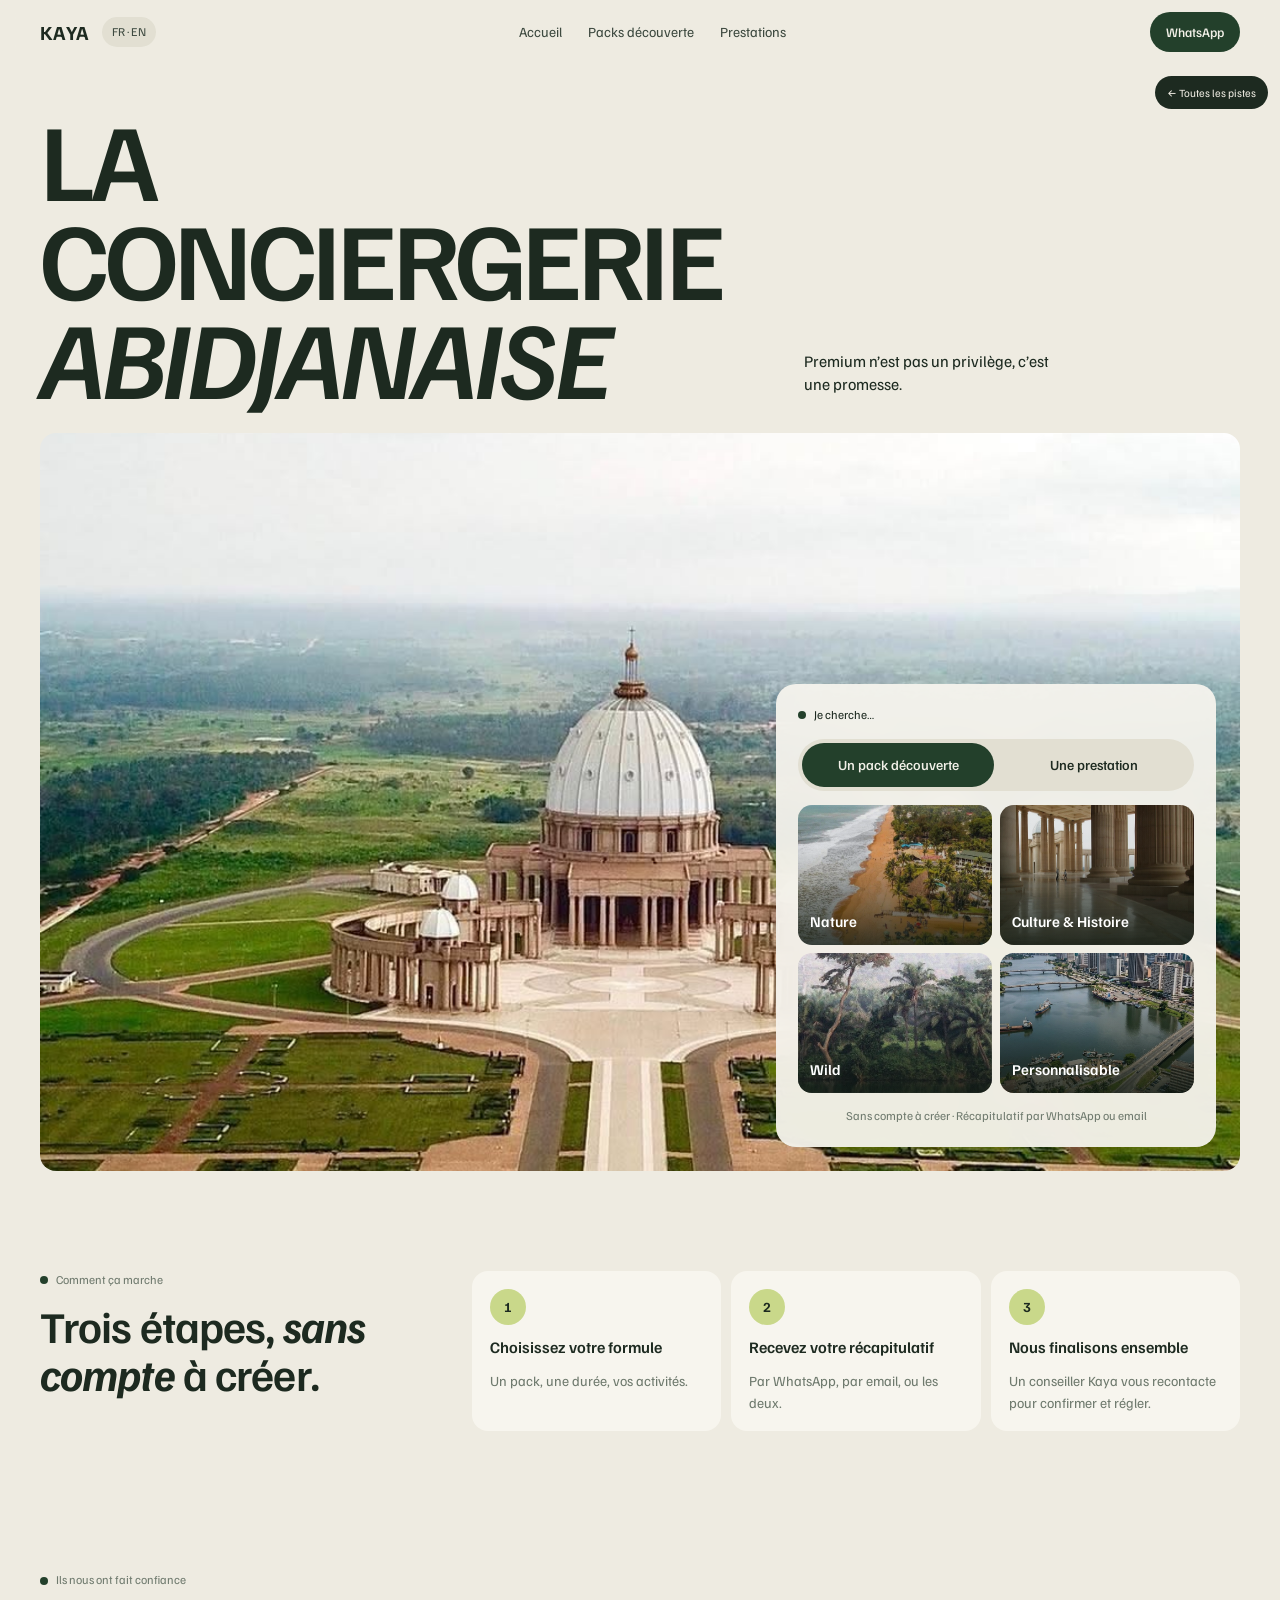
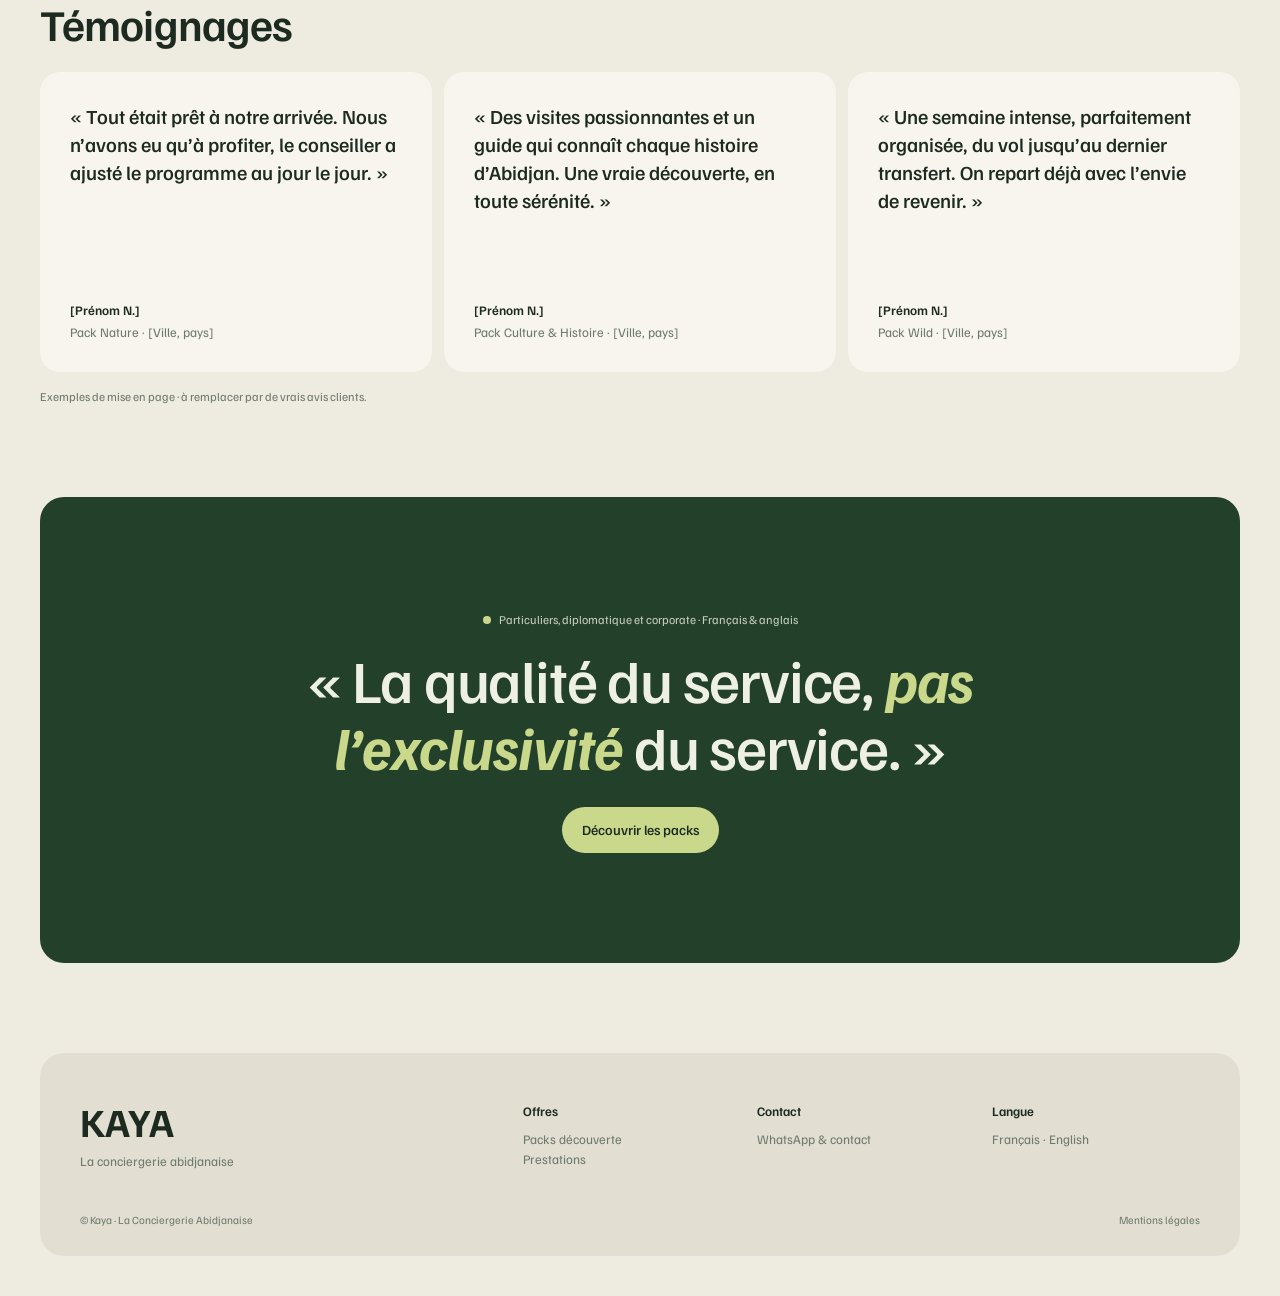
<file: 3-carnet.html>
<!doctype html>
<html lang="fr">
<head>
<meta charset="utf-8">
<meta name="viewport" content="width=device-width, initial-scale=1">
<meta name="robots" content="noindex, nofollow">
<title>Kaya · Carnet de route</title>
<link rel="preconnect" href="https://fonts.googleapis.com">
<link rel="preconnect" href="https://fonts.gstatic.com" crossorigin>
<link href="https://fonts.googleapis.com/css2?family=Familjen+Grotesk:ital,wght@0,400..700;1,400..700&display=swap" rel="stylesheet">
<style>
:root{--bg:#EEEBE1;--soft:#E2DFD2;--card:#F7F5EE;--ink:#1D2A20;--txt:#3E4A40;--mut:#6F7A6E;--green:#23402B;--lime:#C9D88A;--line:rgba(29,42,32,.14);--r:16px;--pad:16px}
@media(min-width:960px){:root{--pad:40px}}
*{box-sizing:border-box;margin:0;padding:0}
body{background:var(--bg);color:var(--txt);font-family:'Familjen Grotesk',sans-serif;font-size:15px;line-height:1.55}
img{display:block;width:100%;height:100%;object-fit:cover}
a{color:inherit;text-decoration:none}
button,input,select,textarea{font:inherit;color:inherit}
[hidden]{display:none!important}
.w{padding-left:var(--pad);padding-right:var(--pad)}
h1,h2,h3{color:var(--ink);font-weight:600;letter-spacing:-.02em;line-height:1}
h2{font-size:30px;line-height:1.1}
@media(min-width:960px){h2{font-size:44px}}
h1 i,h2 i,h3 i{font-weight:700}
.tag{display:inline-flex;align-items:center;gap:8px;font-size:12px;color:var(--mut)}
.tag::before{content:"";width:8px;height:8px;border-radius:50%;background:var(--green)}
.pill{display:inline-flex;align-items:center;justify-content:center;gap:8px;min-height:46px;padding:0 20px;border-radius:999px;background:var(--green);color:#F2F0E8;font-size:14px;font-weight:500;border:0;cursor:pointer;transition:background .3s,transform .2s}
.pill:hover{background:#2F5539}
.pill:active{transform:scale(.97)}
.pill.ghost{background:transparent;color:var(--ink);box-shadow:inset 0 0 0 1px var(--ink)}
.arr{display:inline-flex;align-items:center;gap:6px;font-size:13px;font-weight:600;border-bottom:1px solid var(--ink);padding-bottom:3px;color:var(--ink)}
.arr::after{content:"\2197\FE0E";transition:transform .3s}
.arr:hover::after{transform:translate(2px,-2px)}
.rd{border-radius:var(--r);overflow:hidden}
.back{position:fixed;right:12px;top:76px;z-index:90;font-size:11px;background:var(--ink);color:var(--bg);padding:8px 12px;border-radius:999px}

/* EN-TÊTE */
.top{position:sticky;top:0;z-index:50;background:rgba(238,235,225,.9);backdrop-filter:blur(10px)}
.top .in{display:flex;align-items:center;justify-content:space-between;gap:12px;height:64px}
.top .l{display:flex;align-items:center;gap:12px}
.top .logo{font-weight:700;font-size:20px;letter-spacing:.02em;color:var(--ink)}
.top .lang{font-size:12px;padding:6px 10px;border-radius:999px;background:var(--soft)}
.top nav{display:none;gap:26px;font-size:14px}
.top nav a{position:relative}
.top nav a::after{content:"";position:absolute;left:0;right:0;bottom:-4px;height:1px;background:var(--ink);transform:scaleX(0);transition:transform .3s}
.top nav a:hover::after{transform:scaleX(1)}
@media(min-width:960px){.top nav{display:flex}}
.top .pill{min-height:40px;padding:0 16px;font-size:13px}

/* ACCUEIL */
.intro{display:grid;gap:22px;padding-top:28px;padding-bottom:28px}
.intro h1{font-size:13vw;line-height:.9;text-transform:uppercase;letter-spacing:-.035em}
.intro h1 i{font-weight:600}
.intro .r{display:grid;gap:16px;align-content:end}
.intro .r p{font-size:16px;line-height:1.4;color:var(--ink);max-width:28ch}
@media(min-width:960px){.intro{grid-template-columns:1.7fr 1fr;padding-top:44px}.intro h1{font-size:8.6vw}.intro .r{justify-items:start;padding-bottom:10px}}
.heroimg{height:58svh;min-height:360px;position:relative}
.heroimg img{transform:scale(1.1);animation:settle 1.6s cubic-bezier(.2,.7,.2,1) forwards}
@keyframes settle{to{transform:none}}
.heroimg .badge{position:absolute;left:14px;bottom:14px;background:var(--card);border-radius:999px;padding:8px 14px;font-size:12px;color:var(--ink)}
@media(min-width:960px){.heroimg{height:72svh}}

.three{display:grid;gap:14px;padding-top:80px;padding-bottom:80px}
.three .a{height:280px}
.three .b{display:grid;gap:22px;align-content:start}
.three .b p{max-width:40ch}
.three .c{height:420px}
@media(min-width:960px){.three{grid-template-columns:1fr 1.15fr 1fr;gap:28px}.three .a{height:340px}.three .c{height:560px;grid-row:span 2}.three .steps{grid-column:1/3}}
.steps{display:grid;gap:10px}
@media(min-width:700px){.steps{grid-template-columns:repeat(3,1fr)}}
.st{background:var(--card);border-radius:var(--r);padding:18px;display:grid;gap:10px;align-content:start}
.st .n{width:36px;height:36px;border-radius:50%;background:var(--lime);display:grid;place-items:center;font-weight:700;color:var(--ink);font-size:14px}
.st b{color:var(--ink);font-weight:600;font-size:16px}
.st span{font-size:14px;color:var(--mut)}

.offer{padding-top:40px;padding-bottom:90px}
.offer .h{text-align:center;display:grid;gap:12px;justify-items:center;margin-bottom:36px}
.offer .h p{max-width:46ch;color:var(--mut)}
.ofg{display:grid;gap:14px}
.tabs{display:grid;gap:8px;align-content:start}
.tabs button{min-height:54px;padding:0 20px;border-radius:12px;border:0;background:var(--soft);text-align:left;cursor:pointer;font-size:15px;color:var(--ink);display:flex;justify-content:space-between;align-items:center;transition:background .3s,color .3s}
.tabs button[aria-selected=true]{background:var(--green);color:#F2F0E8}
.tabs button span{font-size:12px;opacity:.7}
.ofg .pic{height:360px;position:relative}
.ofg .pic img{position:absolute;inset:0;transition:opacity .5s}
.ofg .txt{display:grid;gap:12px;align-content:start}
.ofg .txt h3{font-size:30px;font-weight:500}
.ofg .txt p{color:var(--mut);max-width:36ch}
.ofg .chiprow{display:flex;flex-wrap:wrap;gap:6px}
.ofg .chiprow span{font-size:12px;padding:6px 10px;border-radius:999px;background:var(--soft);color:var(--ink)}
@media(min-width:960px){.ofg{grid-template-columns:300px 1.1fr 1fr;gap:32px}.ofg .pic{height:460px}.ofg .txt{padding-top:30px}}

.packs{padding-bottom:90px}
.packs .h{display:flex;justify-content:space-between;align-items:end;gap:16px;margin-bottom:24px}
.prail{display:flex;gap:12px;overflow-x:auto;scroll-snap-type:x mandatory;padding:0 var(--pad) 6px;scrollbar-width:none}
.prail::-webkit-scrollbar{display:none}
.pc{flex:0 0 80%;scroll-snap-align:start;position:relative;height:480px;color:#F5F3EC;display:block}
@media(min-width:960px){.pc{flex:0 0 calc(25% - 9px)}}
.pc img{position:absolute;inset:0;transition:transform 1s}
.pc:hover img{transform:scale(1.05)}
.pc::after{content:"";position:absolute;inset:0;background:linear-gradient(to top,rgba(15,25,18,.85),rgba(15,25,18,.15) 60%,transparent)}
.pc .c{position:absolute;z-index:2;left:16px;right:16px;bottom:16px;display:grid;gap:8px}
.pc h3{color:#F5F3EC;font-size:28px;font-weight:500}
.pc .chips{display:flex;gap:4px;flex-wrap:wrap}
.pc .chips span{font-size:12px;padding:5px 10px;border-radius:999px;background:rgba(15,25,18,.55);backdrop-filter:blur(6px);color:#F5F3EC}
.pc .go{position:absolute;z-index:2;top:14px;right:14px;width:40px;height:40px;border-radius:50%;background:var(--card);color:var(--ink);display:grid;place-items:center;transition:transform .3s}
.pc:hover .go{transform:rotate(45deg)}

.band{margin:0 var(--pad) 90px;background:var(--green);color:#EEF0E6;border-radius:24px;padding:64px 24px;text-align:center}
.band blockquote{font-size:30px;line-height:1.12;font-weight:500;letter-spacing:-.02em;max-width:20ch;margin:16px auto 26px}
.band blockquote i{font-weight:700;color:var(--lime)}
.band .tag{color:#C5CDBF}.band .tag::before{background:var(--lime)}
.band .pill{background:var(--lime);color:var(--ink)}
@media(min-width:960px){.band{padding:110px 40px}.band blockquote{font-size:60px}}

/* PAGES */
.ph{padding-top:40px;padding-bottom:36px;display:grid;gap:16px}
.ph h1{font-size:44px;text-transform:uppercase;letter-spacing:-.03em;line-height:.92}
.ph p{max-width:42ch;color:var(--mut)}
@media(min-width:960px){.ph{grid-template-columns:1.7fr 1fr;align-items:end}.ph h1{font-size:96px}}
.crumb{font-size:13px;color:var(--mut);display:inline-flex;gap:6px;margin-bottom:12px}
.crumb:hover{color:var(--ink)}
.pgrid{display:grid;gap:12px;padding-bottom:90px}
@media(min-width:700px){.pgrid{grid-template-columns:1fr 1fr}}
@media(min-width:1100px){.pgrid{grid-template-columns:repeat(4,1fr)}.pgrid .pc{height:520px}.pgrid .pc:first-child{grid-column:span 2}}
.pgrid .pc{flex:none;height:420px}

/* FICHE PACK · configurateur */
.cfg{display:grid;gap:28px;padding-bottom:90px}
@media(min-width:1000px){.cfg{grid-template-columns:1fr 360px;gap:40px;align-items:start}}
.panel{background:var(--card);border-radius:20px;padding:20px}
@media(min-width:960px){.panel{padding:28px}}
.panel+.panel{margin-top:14px}
.panel .tag{margin-bottom:10px}
.panel h2{font-size:26px;margin-bottom:18px}
@media(min-width:960px){.panel h2{font-size:32px}}
[data-durations]{display:grid;grid-template-columns:repeat(3,1fr);gap:4px;background:var(--soft);border-radius:14px;padding:4px;position:relative}
.dur{border:0;background:none;cursor:pointer;border-radius:11px;padding:12px 8px;display:grid;gap:2px;text-align:center;min-height:64px;transition:background .35s,color .35s}
.dur-l{font-weight:600;font-size:15px;color:var(--ink)}
.dur-s{font-size:11px;color:var(--mut)}
.dur[aria-selected=true]{background:var(--green)}
.dur[aria-selected=true] .dur-l{color:#F2F0E8}.dur[aria-selected=true] .dur-s{color:#C5CDBF}
.cat{padding:18px 0;border-top:1px solid var(--line);animation:pop .45s both;animation-delay:calc(var(--i)*60ms)}
.cat:first-child{border-top:0;padding-top:4px}
@keyframes pop{from{opacity:0;transform:translateY(10px) scale(.98)}to{opacity:1;transform:none}}
.cat-h{display:flex;align-items:center;gap:10px;margin-bottom:12px}
.cat-n{width:30px;height:30px;border-radius:50%;background:var(--soft);display:grid;place-items:center;font-size:12px;font-weight:700;color:var(--ink)}
.cat-t{font-weight:600;color:var(--ink)}
.cat-hint{margin-left:auto;font-size:12px;color:var(--mut)}
.opts{display:grid;grid-template-columns:repeat(3,1fr);gap:8px}
.opt{border:0;background:var(--bg);border-radius:14px;padding:6px;cursor:pointer;text-align:left;display:grid;gap:8px;position:relative;transition:background .3s,box-shadow .3s}
.opt-im{aspect-ratio:1;border-radius:10px;overflow:hidden}
.opt-im img{transition:transform .6s}
.opt:hover .opt-im img{transform:scale(1.06)}
.opt-l{font-size:13px;color:var(--ink);padding:0 4px 4px}
.opt-c{position:absolute;top:12px;right:12px;width:22px;height:22px;border-radius:50%;background:rgba(247,245,238,.85);box-shadow:inset 0 0 0 1.5px var(--ink)}
.opt[aria-pressed=true]{background:var(--green)}
.opt[aria-pressed=true] .opt-l{color:#F2F0E8}
.opt[aria-pressed=true] .opt-c{background:var(--lime);box-shadow:none}
.opt[aria-pressed=true] .opt-c::after{content:"";position:absolute;left:7px;top:4px;width:6px;height:11px;border:solid var(--ink);border-width:0 2px 2px 0;transform:rotate(45deg)}
.side{position:sticky;top:80px;display:grid;gap:14px}
.side .rd{height:200px}
.sel{list-style:none;display:grid;gap:8px;margin:14px 0}
.sel li{display:flex;justify-content:space-between;gap:10px;font-size:13px;padding:10px 12px;border-radius:10px;background:var(--bg)}
.sel li span{color:var(--mut)}
.sel li b{font-weight:500;color:var(--ink)}
.sel li.todo b{color:var(--mut);font-weight:400}
.price{display:flex;justify-content:space-between;align-items:baseline;padding-top:14px;border-top:1px solid var(--line)}
.price b{font-size:28px;color:var(--ink);font-weight:600}
.meter{height:6px;border-radius:6px;background:var(--soft);overflow:hidden;margin-top:6px}
.meter i{display:block;height:100%;background:var(--green);transform-origin:left;transform:scaleX(0);transition:transform .45s cubic-bezier(.2,.7,.2,1)}
.mobilebar{position:sticky;bottom:10px;z-index:30;margin:0 var(--pad);background:var(--ink);color:#F2F0E8;border-radius:999px;display:flex;align-items:center;justify-content:space-between;padding:8px 8px 8px 20px;gap:10px}
.mobilebar small{display:block;font-size:11px;opacity:.7}
.mobilebar b{font-size:17px;font-weight:600}
.mobilebar .pill{background:var(--lime);color:var(--ink);min-height:44px;font-size:13px}
@media(min-width:1000px){.mobilebar{display:none}}

/* FORMULAIRES */
.fields{display:grid;gap:14px}
@media(min-width:700px){.fields{grid-template-columns:1fr 1fr}.fld-notes{grid-column:1/-1}}
.fld{display:grid;gap:6px}
.fld-l{font-size:13px;color:var(--ink);font-weight:500}
.fld-i{width:100%;background:var(--bg);border:1.5px solid transparent;border-radius:12px;padding:12px 14px;min-height:50px;font-size:16px;outline:none;transition:border-color .3s,background .3s}
.fld-i:focus{border-color:var(--green);background:#fff}
.hint{font-size:12px;color:var(--mut);margin-top:10px;text-align:center}
.prest{display:grid;gap:14px;padding-bottom:90px}
@media(min-width:1000px){.prest{grid-template-columns:1fr 1.2fr;gap:28px;align-items:start}.prest .rd.big{position:sticky;top:80px;height:calc(100svh - 110px)}}
.prest .rd.big{height:300px}

/* RÉCAP */
.rcp{display:grid;gap:14px;padding-bottom:90px}
@media(min-width:960px){.rcp{grid-template-columns:1fr 1fr;gap:28px;align-items:start}}
.sum-row{display:flex;justify-content:space-between;gap:16px;padding:12px 14px;border-radius:10px;background:var(--bg);margin-bottom:6px;animation:pop .4s both;animation-delay:calc(var(--i)*45ms)}
.sum-k{font-size:13px;color:var(--mut)}
.sum-v{color:var(--ink);font-weight:500;text-align:right}
.sum-empty a{text-decoration:underline}
.chs{display:grid;gap:8px}
.ch{display:flex;align-items:center;gap:12px;min-height:54px;padding:0 16px;border-radius:12px;background:var(--bg);cursor:pointer;transition:background .3s,color .3s}
.ch input{width:20px;height:20px;accent-color:var(--green)}
.ch:has(input:checked){background:var(--green);color:#F2F0E8}
.err{color:#A2361F;font-size:13px;min-height:20px;margin-top:10px}
.sent{min-height:calc(100svh - 64px);display:grid;place-items:center;padding:24px var(--pad)}
.sent .box{background:var(--green);color:#EEF0E6;border-radius:28px;padding:56px 24px;text-align:center;max-width:720px;width:100%}
.sent .ok{width:72px;height:72px;border-radius:50%;background:var(--lime);margin:0 auto 24px;position:relative;animation:pop .6s both}
.sent .ok::after{content:"";position:absolute;left:27px;top:17px;width:14px;height:28px;border:solid var(--ink);border-width:0 3px 3px 0;transform:rotate(45deg)}
.sent h1{color:#F2F0E8;font-size:56px;text-transform:uppercase;letter-spacing:-.03em}
.sent h1 i{color:var(--lime)}
.sent p{max-width:40ch;margin:14px auto 0;color:#C5CDBF}
.sent .acts{display:flex;flex-wrap:wrap;justify-content:center;gap:10px;margin-top:28px}
.sent .pill{background:var(--lime);color:var(--ink)}
.sent .pill.ghost{background:transparent;color:#F2F0E8;box-shadow:inset 0 0 0 1px #F2F0E8}
@media(min-width:960px){.sent h1{font-size:110px}}

footer{margin:0 var(--pad) var(--pad);background:var(--soft);border-radius:24px;padding:36px 24px 24px}
footer .g{display:grid;gap:26px;font-size:13px;color:var(--mut)}
footer .g b{display:block;color:var(--ink);font-weight:600;margin-bottom:8px}
footer .logo{font-weight:700;font-size:40px;color:var(--ink);line-height:1}
@media(min-width:960px){footer .g{grid-template-columns:2fr 1fr 1fr 1fr}footer{padding:48px 40px 28px}}
footer .legal{display:flex;justify-content:space-between;font-size:11px;margin-top:40px;color:var(--mut)}

/* Sélecteur sur la photo d'accueil */
.heroimg{height:auto;min-height:0;display:grid}
.heroimg>img{grid-area:1/1;height:78svh;min-height:520px}
.finder{grid-area:1/1;align-self:end;margin:12px;background:rgba(247,245,238,.94);backdrop-filter:blur(14px);border-radius:20px;padding:18px;display:grid;gap:14px;z-index:2}
.seg{display:grid;grid-template-columns:1fr 1fr;gap:4px;background:var(--soft);border-radius:999px;padding:4px}
.seg button{border:0;background:none;border-radius:999px;min-height:44px;cursor:pointer;font-size:14px;font-weight:500;color:var(--ink);transition:background .4s,color .4s}
.seg button[aria-selected=true]{background:var(--green);color:#F2F0E8}
.opts2{display:grid;grid-template-columns:1fr 1fr;gap:8px;animation:pop .45s both}
.opts2 a{position:relative;display:flex;align-items:flex-end;height:110px;border-radius:14px;overflow:hidden;color:#fff;padding:12px;font-weight:600}
.opts2 a img{position:absolute;inset:0;transition:transform .8s}
.opts2 a::after{content:"";position:absolute;inset:0;background:linear-gradient(to top,rgba(15,25,18,.82),rgba(15,25,18,.1) 70%)}
.opts2 a span{position:relative;z-index:1}
.opts2 a:hover img{transform:scale(1.07)}
.opts2.list a{height:auto;min-height:52px;align-items:center;background:var(--bg);color:var(--ink);font-weight:500;justify-content:space-between}
.opts2.list a::after{content:"\2197\FE0E";position:static;background:none}
.opts2.list a:hover{background:var(--green);color:#F2F0E8}
.fn{font-size:12px;color:var(--mut);text-align:center}
@media(min-width:960px){.finder{justify-self:end;width:440px;margin:24px;padding:22px}.opts2 a{height:140px}.heroimg>img{height:82svh}}
.how3{padding-top:100px;padding-bottom:100px;display:grid;gap:36px}
.how3 .hh{display:grid;gap:12px}
@media(min-width:960px){.how3{grid-template-columns:1fr 2fr;gap:48px;align-items:start}}

/* Ajouts prototype : vol, témoignages, menu mobile */
.fl-seg{display:grid;grid-template-columns:1fr 1fr;gap:4px;background:var(--soft);border-radius:14px;padding:4px}
.fl-btn{border:0;background:none;border-radius:11px;min-height:52px;padding:6px 10px;cursor:pointer;font-size:14px;font-weight:500;color:var(--ink);transition:background .35s,color .35s}
.fl-btn[aria-pressed=true]{background:var(--green);color:#F2F0E8}
.fl-fields{display:grid;gap:14px;margin-top:14px;animation:pop .4s both}
@media(min-width:700px){.fl-fields{grid-template-columns:1fr 1fr}.fld-classe{grid-column:1/-1}}
.testis{padding-top:40px;padding-bottom:90px}
.testis .th{display:grid;gap:10px;margin-bottom:24px}
.testis-list{display:flex;gap:12px;overflow-x:auto;scroll-snap-type:x mandatory;scrollbar-width:none;margin:0 calc(var(--pad)*-1);padding:0 var(--pad) 4px;scroll-padding:0 var(--pad)}
.testis-list::-webkit-scrollbar{display:none}
.testi{flex:0 0 86%;scroll-snap-align:start;background:var(--card);border-radius:20px;padding:24px;display:grid;gap:36px;align-content:space-between;min-height:260px}
.testi blockquote{font-size:18px;line-height:1.4;color:var(--ink);font-weight:500}
.testi figcaption{display:grid;gap:2px;font-size:13px;color:var(--mut)}
.testi figcaption b{color:var(--ink);font-weight:600}
.swipe-ctrl{display:flex;justify-content:space-between;align-items:center;margin-top:16px}
.swipe-dots{display:flex;gap:6px}.swipe-dots span{width:8px;height:8px;border-radius:999px;background:var(--soft);transition:width .3s,background .3s}.swipe-dots span.on{width:22px;background:var(--green)}
.swipe-arrows{display:flex;gap:8px}.swipe-arrows button{width:44px;height:44px;border-radius:50%;border:0;background:var(--soft);cursor:pointer;color:var(--ink);transition:background .3s,color .3s}
.swipe-arrows button:hover:not(:disabled){background:var(--green);color:#F2F0E8}.swipe-arrows button:disabled{opacity:.35;cursor:default}
.testis-note{font-size:12px;color:var(--mut);margin-top:12px}
@media(min-width:960px){.testi{flex:0 0 calc(33.333% - 8px);min-height:300px;padding:30px}.testi blockquote{font-size:20px}}
.sum-total{background:var(--green)!important}.sum-total .sum-k,.sum-total .sum-v{color:#F2F0E8!important;font-weight:600}
.burger{display:grid;gap:6px;width:44px;height:44px;place-content:center;border-radius:50%;background:var(--soft);border:0;cursor:pointer;color:var(--ink)}
.burger i{display:block;width:18px;height:1.5px;background:currentColor;transition:transform .4s}
body.menu .burger i:first-child{transform:translateY(3.75px) rotate(45deg)}body.menu .burger i:last-child{transform:translateY(-3.75px) rotate(-45deg)}
.rr{display:flex;gap:8px;align-items:center}
.mmenu{position:fixed;inset:64px 0 0 0;z-index:49;background:var(--bg);padding:28px var(--pad) 32px;display:grid;align-content:space-between;opacity:0;visibility:hidden;transform:translateY(-8px);transition:opacity .4s,visibility .4s,transform .4s}
body.menu .mmenu{opacity:1;visibility:visible;transform:none}
.mmenu nav{display:grid;gap:8px}
.mmenu nav a{display:flex;align-items:center;justify-content:space-between;min-height:64px;padding:0 20px;border-radius:16px;background:var(--card);font-size:20px;font-weight:600;color:var(--ink)}
.mmenu nav a::after{content:"\2197\FE0E"}
@media(min-width:960px){.burger,.mmenu{display:none}}
@media(max-width:959px){.top .lang{display:none}}

@media(max-width:700px){.mobilebar{border-radius:22px;display:grid;grid-template-columns:1fr;padding:12px;gap:10px}.mobilebar>div{display:flex;justify-content:space-between;align-items:baseline;padding:0 8px}.mobilebar .pill{width:100%}}
.pill{white-space:nowrap}
@media(max-width:600px){.fl-seg{grid-template-columns:1fr;border-radius:16px}}
@media(max-width:999px){.side .pill[data-go-recap],.side .pill[data-add-sel],.side .hint{display:none}[data-view=pack]{padding-bottom:24px}}
.fl-btn{white-space:normal}
@media(min-width:1100px){.pgrid{grid-template-columns:repeat(4,1fr)}.pgrid .pc:first-child{grid-column:auto}[data-view=prestations] .pgrid{grid-template-columns:repeat(3,1fr)}}
@media(min-width:1000px){.prest .rd.big{height:calc(100svh - 110px)!important;min-height:520px}}

/* Mobile : le module « Je cherche… » passe sous la photo */
@media(max-width:959px){
 .heroimg{display:block;overflow:visible;background:none;border-radius:0}
 .heroimg>img{height:56svh;min-height:340px;border-radius:var(--r);clip-path:inset(0 round var(--r));animation:none;transform:none}
 .finder{position:relative;margin:-40px 10px 0;padding:18px;box-shadow:0 16px 40px -24px rgba(29,42,32,.35)}
}
@media(max-width:959px){.back{transition:opacity .4s,transform .4s}body.scrolled .back{opacity:0;transform:translateY(-8px);pointer-events:none}}
@media(max-width:959px){.crumb,.lk,.arr,.ul{position:relative}.crumb::before,.lk::before,.arr::before,.ul::before{content:"";position:absolute;inset:-12px -8px}}
body.menu .back{opacity:0!important;pointer-events:none}
@view-transition{navigation:auto}
::view-transition-old(root),::view-transition-new(root){animation-duration:.7s;animation-timing-function:cubic-bezier(.22,.8,.2,1)}
html{background:#EEEBE1}
@keyframes pagein{from{opacity:0}to{opacity:1}}
body>main,body>header,body>footer{animation:pagein .9s cubic-bezier(.22,.8,.2,1) both}
body.leaving>main,body.leaving>header,body.leaving>footer{opacity:0;transition:opacity .45s ease}

/* Sélection multi-éléments */
.selc{gap:6px;min-height:40px;padding:0 6px 0 12px;font-size:13px}
.selc svg{width:18px;height:18px}
.selc b{display:grid;place-items:center;min-width:24px;height:24px;padding:0 6px;border-radius:999px;background:var(--lime);color:var(--ink);font-size:12px}
.pill.ghost2{background:rgba(242,240,232,.12);color:#F2F0E8;box-shadow:inset 0 0 0 1px rgba(242,240,232,.35)}
.ctab{display:flex;gap:6px;align-items:center}
.sel-item{background:var(--bg);border-radius:16px;padding:14px 14px 8px;animation:pop .4s both;animation-delay:calc(var(--i)*60ms)}
.sel-item+.sel-item{margin-top:10px}
.sel-item .sum-row{background:transparent;padding:9px 4px;margin:0;border-top:1px solid var(--line);border-radius:0;animation:none}
.sel-item .sum-total{background:var(--green)!important;border-radius:10px;margin-top:6px;padding:10px 12px;border:0}
.sel-h{display:grid;grid-template-columns:auto 1fr auto;gap:10px;align-items:center;margin-bottom:6px}
.sel-n{display:grid;place-items:center;width:28px;height:28px;border-radius:50%;background:var(--lime);font-size:12px;font-weight:700;color:var(--ink)}
.sel-t{font-size:18px;font-weight:600;color:var(--ink)}
.sel-acts{display:flex;gap:4px}
.sel-ed,.sel-del{min-height:36px;display:inline-flex;align-items:center;padding:0 12px;border-radius:999px;border:0;background:var(--soft);font-size:12px;font-weight:500;color:var(--ink);cursor:pointer}
.sel-del{background:transparent;color:var(--mut)}
.sel-more{display:flex;flex-wrap:wrap;align-items:center;gap:6px;margin-top:14px;font-size:13px;color:var(--mut)}
.sel-more a{display:inline-flex;align-items:center;min-height:40px;padding:0 14px;border-radius:999px;background:var(--soft);color:var(--ink);font-weight:500}
.sel-more a::before{content:"+ "}
.sel-empty{padding:18px;border-radius:14px;background:var(--bg)}
.sel-empty a{text-decoration:underline;color:var(--ink)}
.k-toast{background:var(--green);color:#F2F0E8;border-radius:999px}
.k-toast-a{background:var(--lime);color:var(--ink);border-radius:999px}
@media(max-width:959px){.selc .lg{display:none}.selc{padding:0 6px 0 10px}}
@media(max-width:700px){.mobilebar .ctab{display:grid;grid-template-columns:auto 1fr}}
.mobilebar .pill.ghost2{background:rgba(242,240,232,.12);color:#F2F0E8;box-shadow:inset 0 0 0 1px rgba(242,240,232,.35)}
.reveal{opacity:0;transform:translateY(18px);transition:opacity 1.4s cubic-bezier(.22,.8,.2,1),transform 1.4s cubic-bezier(.22,.8,.2,1)}
.reveal.in{opacity:1;transform:none}
</style>
</head>
<body>
<a class="back" href="/">← Toutes les pistes</a>

<header class="top"><div class="in w"><div class="l"><a class="logo" href="#/">KAYA</a><span class="lang">FR · EN</span></div><nav><a href="#/">Accueil</a><a href="#/packs">Packs découverte</a><a href="#/prestations">Prestations</a></nav><div class="rr"><a class="pill ghost selc" href="#/recap" data-sel-link hidden><svg viewBox="0 0 24 24" fill="none" stroke="currentColor" stroke-width="1.7" stroke-linecap="round" aria-hidden="true"><path d="M5 7h14M5 12h14M5 17h9"/></svg><span class="lg">Sélection</span><b data-sel-count>0</b></a><a class="pill wa" href="#" data-wa>WhatsApp</a><button class="burger" type="button" data-menu-toggle aria-expanded="false" aria-label="Menu"><i></i><i></i></button></div></div></header>
<div class="mmenu"><nav aria-label="Menu"><a href="#/">Accueil</a><a href="#/packs">Packs découverte</a><a href="#/prestations">Prestations sur-mesure</a><a href="#/recap">Ma sélection</a><a href="#" data-wa>WhatsApp &amp; contact</a></nav><span class="lang" style="justify-self:start">FR · EN</span></div>

<main>
<!-- 01 ACCUEIL -->
<div data-view="home">
  <section class="intro w">
    <h1>La conciergerie <i>abidjanaise</i></h1>
    <div class="r"><p>Premium n’est pas un privilège, c’est une promesse.</p></div>
  </section>
  <div class="w"><div class="heroimg rd">
    <img src="/provisoire/civ-05.jpg" alt="Basilique de Yamoussoukro">
    <div class="finder" id="finder">
      <span class="tag" style="color:var(--ink)">Je cherche…</span>
      <div class="seg" role="tablist"><button role="tab" aria-selected="true" data-k="p">Un pack découverte</button><button role="tab" aria-selected="false" data-k="s">Une prestation</button></div>
      <div class="opts2" data-k="p">
        <a href="#/pack/nature"><img src="/provisoire/civ-12.jpg" alt=""><span>Nature</span></a>
        <a href="#/pack/culture-histoire"><img src="/provisoire/civ-07.jpg" alt=""><span>Culture &amp; Histoire</span></a>
        <a href="#/pack/wild"><img src="/provisoire/civ-08.jpg" alt=""><span>Wild</span></a>
        <a href="#/prestation/sur-mesure"><img src="/provisoire/civ-06.jpg" alt=""><span>Personnalisable</span></a>
      </div>
      <div class="opts2 list" data-k="s" hidden>
        <a href="#/prestation/vehicule"><span>Location de véhicule</span></a>
        <a href="#/prestation/hebergement"><span>Hébergement</span></a>
        <a href="#/prestation/accompagnateurs"><span>Accompagnateurs</span></a>
        <a href="#/prestation/traducteurs"><span>Traducteurs</span></a>
        <a href="#/prestation/securite"><span>Sécurité</span></a>
        <a href="#/prestation/seminaires"><span>Séminaires musicaux</span></a>
      </div>
      <p class="fn">Sans compte à créer · Récapitulatif par WhatsApp ou email</p>
    </div>
  </div></div>

  <section class="how3 w reveal">
    <div class="hh"><span class="tag">Comment ça marche</span><h2>Trois étapes, <i>sans compte</i> à créer.</h2></div>
    <div class="steps">
      <div class="st"><span class="n">1</span><b>Choisissez votre formule</b><span>Un pack, une durée, vos activités.</span></div>
      <div class="st"><span class="n">2</span><b>Recevez votre récapitulatif</b><span>Par WhatsApp, par email, ou les deux.</span></div>
      <div class="st"><span class="n">3</span><b>Nous finalisons ensemble</b><span>Un conseiller Kaya vous recontacte pour confirmer et régler.</span></div>
    </div>
  </section>

  <section class="testis w" data-testis="home"><div class="th"><span class="tag">Ils nous ont fait confiance</span><h2>Témoignages</h2></div><div class="testis-list"></div></section>

  <section class="band reveal"><span class="tag">Particuliers, diplomatique et corporate · Français &amp; anglais</span><blockquote>« La qualité du service, <i>pas l’exclusivité</i> du service. »</blockquote><a class="pill" href="#/packs">Découvrir les packs</a></section>
</div>

<!-- 02 PACKS -->
<div data-view="packs" hidden>
  <section class="ph w"><div><a class="crumb" href="#/">← Accueil</a><h1>Quatre expériences, <i>à votre rythme.</i></h1></div><p>Choisissez un pack, puis la durée de votre séjour : le contenu et le prix s’adaptent.</p></section>
  <section class="w pgrid">
    <a class="pc rd" href="#/pack/nature"><img src="/provisoire/civ-12.jpg" alt=""><span class="go">↗︎</span><div class="c"><h3>Nature</h3><p style="font-size:13px;opacity:.85">[Description de l’ambiance Nature · texte à fournir]</p><div class="chips"><span>Dès [PRIX]</span><span>Week-end · 5-7 jours · 10 jours et +</span></div></div></a>
    <a class="pc rd" href="#/pack/culture-histoire"><img src="/provisoire/civ-07.jpg" alt=""><span class="go">↗︎</span><div class="c"><h3>Culture &amp; Histoire</h3><p style="font-size:13px;opacity:.85">[Description de l’ambiance Culture &amp; Histoire · texte à fournir]</p><div class="chips"><span>Dès [PRIX]</span></div></div></a>
    <a class="pc rd" href="#/pack/wild"><img src="/provisoire/civ-08.jpg" alt=""><span class="go">↗︎</span><div class="c"><h3>Wild</h3><p style="font-size:13px;opacity:.85">[Description de l’ambiance Wild · texte à fournir]</p><div class="chips"><span>Dès [PRIX]</span></div></div></a>
    <a class="pc rd" href="#/prestation/sur-mesure"><img src="/provisoire/civ-06.jpg" alt=""><span class="go">↗︎</span><div class="c"><h3>Personnalisable</h3><p style="font-size:13px;opacity:.85">Une durée ou un programme hors cadre, composé avec nous.</p><div class="chips"><span>Sur devis</span></div></div></a>
  </section>
</div>

<!-- 03 FICHE PACK -->
<div data-view="pack" hidden>
  <section class="ph w"><div><a class="crumb" href="#/packs">← Tous les packs</a><h1>Pack <i data-bind="pack.name"></i></h1></div><p data-bind="pack.intro"></p></section>
  <section class="w cfg">
    <div>
      <div class="panel"><span class="tag">Étape 1</span><h2>La durée de votre séjour</h2><div data-durations></div><p style="font-size:13px;color:var(--mut);margin-top:12px"><span data-bind="count"></span> · Une autre durée ? <a class="arr" href="#/prestation/sur-mesure">Demander un devis</a></p></div>
      <div class="panel"><span class="tag">Étape 2</span><h2>Billet <i>d’avion</i></h2><p style="font-size:14px;color:var(--mut);margin:-6px 0 18px">Nous pouvons réserver votre vol pour Abidjan.</p><div data-flight></div></div>
      <div class="panel"><span class="tag">Étape 3</span><h2>Choisissez une activité <i>par catégorie.</i></h2><div data-cats></div></div>
    </div>
    <aside class="side">
      <div class="rd"><img data-bind-src="pack.img" alt=""></div>
      <div class="panel" style="margin:0">
        <span class="tag">Votre sélection</span>
        <div style="display:flex;justify-content:space-between;font-size:13px;margin-top:4px"><span><span data-bind="dur.label"></span></span><span data-progress></span></div>
        <div class="meter"><i data-progress-bar></i></div>
        <ul class="sel" id="sel"></ul>
        <div class="price"><span style="font-size:13px;color:var(--mut)">Prix estimé</span><b data-bind="price"></b></div>
        <button class="pill" type="button" style="width:100%;margin-top:16px" data-go-recap="pack">Recevoir mon récapitulatif</button><button class="pill ghost" type="button" style="width:100%;margin-top:8px" data-add-sel="pack">+ Ajouter à ma sélection</button>
        <p class="hint">Par WhatsApp ou email · sans engagement</p>
      </div>
    </aside>
  </section>
  <section class="testis w" data-testis="pack"><div class="th"><span class="tag">Ils ont vécu ce pack</span><h2>Témoignages</h2></div><div class="testis-list"></div></section>
  <div class="mobilebar"><div><small>Prix estimé · <span data-progress></span></small><b data-bind="price"></b></div><div class="ctab"><button class="pill ghost2" type="button" data-add-sel="pack">+ Ajouter</button><button class="pill" type="button" data-go-recap="pack">Recevoir mon récapitulatif</button></div></div>
</div>

<!-- 04 PRESTATIONS -->
<div data-view="prestations" hidden>
  <section class="ph w"><div><a class="crumb" href="#/">← Accueil</a><h1>Tout ce dont votre séjour <i>a besoin.</i></h1></div><p>Décrivez votre besoin, nous revenons vers vous avec une proposition.</p></section>
  <section class="w pgrid">
    <a class="pc rd" href="#/prestation/vehicule"><img src="/provisoire/civ-02.jpg" alt=""><span class="go">↗︎</span><div class="c"><h3>Location de véhicule</h3><div class="chips"><span>Avec ou sans chauffeur</span></div></div></a>
    <a class="pc rd" href="#/prestation/hebergement"><img src="/provisoire/civ-04.jpg" alt=""><span class="go">↗︎</span><div class="c"><h3>Hébergement</h3><div class="chips"><span>Résidences et hôtels partenaires</span></div></div></a>
    <a class="pc rd" href="#/prestation/accompagnateurs"><img src="/provisoire/civ-01.jpg" alt=""><span class="go">↗︎</span><div class="c"><h3>Accompagnateurs</h3><div class="chips"><span>Guides locaux dédiés</span></div></div></a>
    <a class="pc rd" href="#/prestation/traducteurs"><img src="/provisoire/civ-06.jpg" alt=""><span class="go">↗︎</span><div class="c"><h3>Traducteurs</h3><div class="chips"><span>Rendez-vous et événements</span></div></div></a>
    <a class="pc rd" href="#/prestation/securite"><img src="/provisoire/civ-13.jpg" alt=""><span class="go">↗︎</span><div class="c"><h3>Sécurité</h3><div class="chips"><span>Protection rapprochée</span></div></div></a>
    <a class="pc rd" href="#/prestation/seminaires"><img src="/provisoire/civ-10.jpg" alt=""><span class="go">↗︎</span><div class="c"><h3>Séminaires musicaux</h3><div class="chips"><span>Événements et animations</span></div></div></a>
  </section>
</div>

<!-- 05 FICHE PRESTATION -->
<div data-view="prestation" hidden>
  <section class="ph w"><div><a class="crumb" href="#/prestations">← Prestations</a><h1 data-bind="prest.name"></h1></div><p data-bind="prest.detail"></p></section>
  <section class="w prest">
    <div class="rd big"><img data-bind-src="prest.img" alt=""></div>
    <form class="panel" novalidate onsubmit="return false"><span class="tag">Votre besoin</span><h2>Quelques <i>détails</i></h2><div class="fields" data-fields></div><button class="pill" type="button" style="width:100%;margin-top:22px" data-go-recap="prest">Recevoir mon récapitulatif</button><button class="pill ghost" type="button" style="width:100%;margin-top:8px" data-add-sel="prest">+ Ajouter à ma sélection et continuer</button><p class="hint">Par WhatsApp ou email · sans engagement</p></form>
  </section>
</div>

<!-- 06 RÉCAPITULATIF -->
<div data-view="recap" hidden>
  <section class="ph w"><div><a class="crumb" href="#/packs" data-recap-back>← Modifier ma sélection</a><span class="tag" style="display:flex">Dernière étape</span><h1 style="margin-top:12px">Votre <i>récapitulatif</i></h1></div><p>Toute votre sélection part en un seul message. Aucun paiement ni compte : un conseiller vous recontacte pour confirmer et finaliser.</p></section>
  <section class="w rcp">
    <div class="panel"><span class="tag">Votre sélection</span><div data-summary style="margin-top:12px"></div></div>
    <form class="panel" data-recap-form novalidate>
      <span class="tag">Vos coordonnées</span>
      <div class="fields" style="grid-template-columns:1fr;margin:10px 0 22px"><label class="fld"><span class="fld-l">Nom</span><input class="fld-i" name="name" placeholder="Prénom et nom" autocomplete="name"></label></div>
      <span class="tag">Recevoir par</span>
      <div class="chs" style="margin-top:10px">
        <label class="ch"><input type="checkbox" data-ch="wa" checked> WhatsApp</label>
        <label class="fld" data-ch-field="wa"><input class="fld-i" type="tel" placeholder="+225 00 00 00 00" aria-label="Numéro WhatsApp"></label>
        <label class="ch"><input type="checkbox" data-ch="mail"> Email</label>
        <label class="fld" data-ch-field="mail" hidden><input class="fld-i" type="email" placeholder="vous@exemple.com" aria-label="Email"></label>
      </div>
      <p class="err" data-err role="alert"></p>
      <button class="pill" style="width:100%">Envoyer mon récapitulatif</button>
    </form>
  </section>
</div>

<!-- C'EST ENVOYÉ -->
<div data-view="sent" hidden>
  <section class="sent"><div class="box"><div class="ok"></div><h1>C’est <i>envoyé.</i></h1><p data-bind="sentVia"></p><p>Un conseiller Kaya vous recontacte pour confirmer et finaliser le règlement.</p><div class="acts"><a class="pill" href="#" data-wa-send>Écrire sur WhatsApp</a><button type="button" class="pill ghost" data-edit>Modifier ma demande</button><a class="pill ghost" href="#/">Retour à l’accueil</a></div></div></section>
</div>
</main>

<footer>
  <div class="g">
    <div><div class="logo">KAYA</div><p style="margin-top:10px">La conciergerie abidjanaise</p></div>
    <div><b>Offres</b><a href="#/packs">Packs découverte</a><br><a href="#/prestations">Prestations</a></div>
    <div><b>Contact</b>WhatsApp &amp; contact</div>
    <div><b>Langue</b>Français · English</div>
  </div>
  <div class="legal"><span>©︎ Kaya · La Conciergerie Abidjanaise</span><span>Mentions légales</span></div>
</footer>

<script src="/kaya-proto.js?v=20261119g"></script>
<script>
const io=new IntersectionObserver(e=>e.forEach(x=>{if(x.isIntersecting){x.target.classList.add('in');io.unobserve(x.target)}}),{threshold:.1});
document.querySelectorAll('.reveal').forEach(el=>io.observe(el));


document.querySelectorAll('#finder .seg button').forEach(b=>b.onclick=()=>{document.querySelectorAll('#finder .seg button').forEach(x=>x.setAttribute('aria-selected',x===b));document.querySelectorAll('#finder .opts2').forEach(o=>o.hidden=o.dataset.k!==b.dataset.k)});
// Sélection en direct dans le panneau latéral
function sel(){const ul=document.getElementById('sel');const fy=document.querySelector('[data-flight] .fl-btn[data-fl=yes]');const fl=fy&&fy.getAttribute('aria-pressed')==='true';const cl=document.querySelector('[data-flf=classe]');ul.innerHTML=`<li><span>Billet d’avion</span><b>${fl?'Oui · '+(cl?cl.value:''):'Non'}</b></li>`+[...document.querySelectorAll('[data-cats] .cat')].map((c,i)=>{const on=c.querySelector('.opt[aria-pressed=true] .opt-l');return `<li class="${on?'':'todo'}"><span>Catégorie ${i+1}</span><b>${on?on.textContent:'À choisir'}</b></li>`}).join('')}
new MutationObserver(sel).observe(document.querySelector('[data-cats]'),{childList:true,subtree:true,attributes:true});new MutationObserver(sel).observe(document.querySelector('[data-flight]'),{childList:true,subtree:true,attributes:true});document.addEventListener('change',e=>{if(e.target.matches('[data-flf]'))sel()});
</script>
<script src="/smooth.js?v=4"></script>
</body>
</html>
</file>
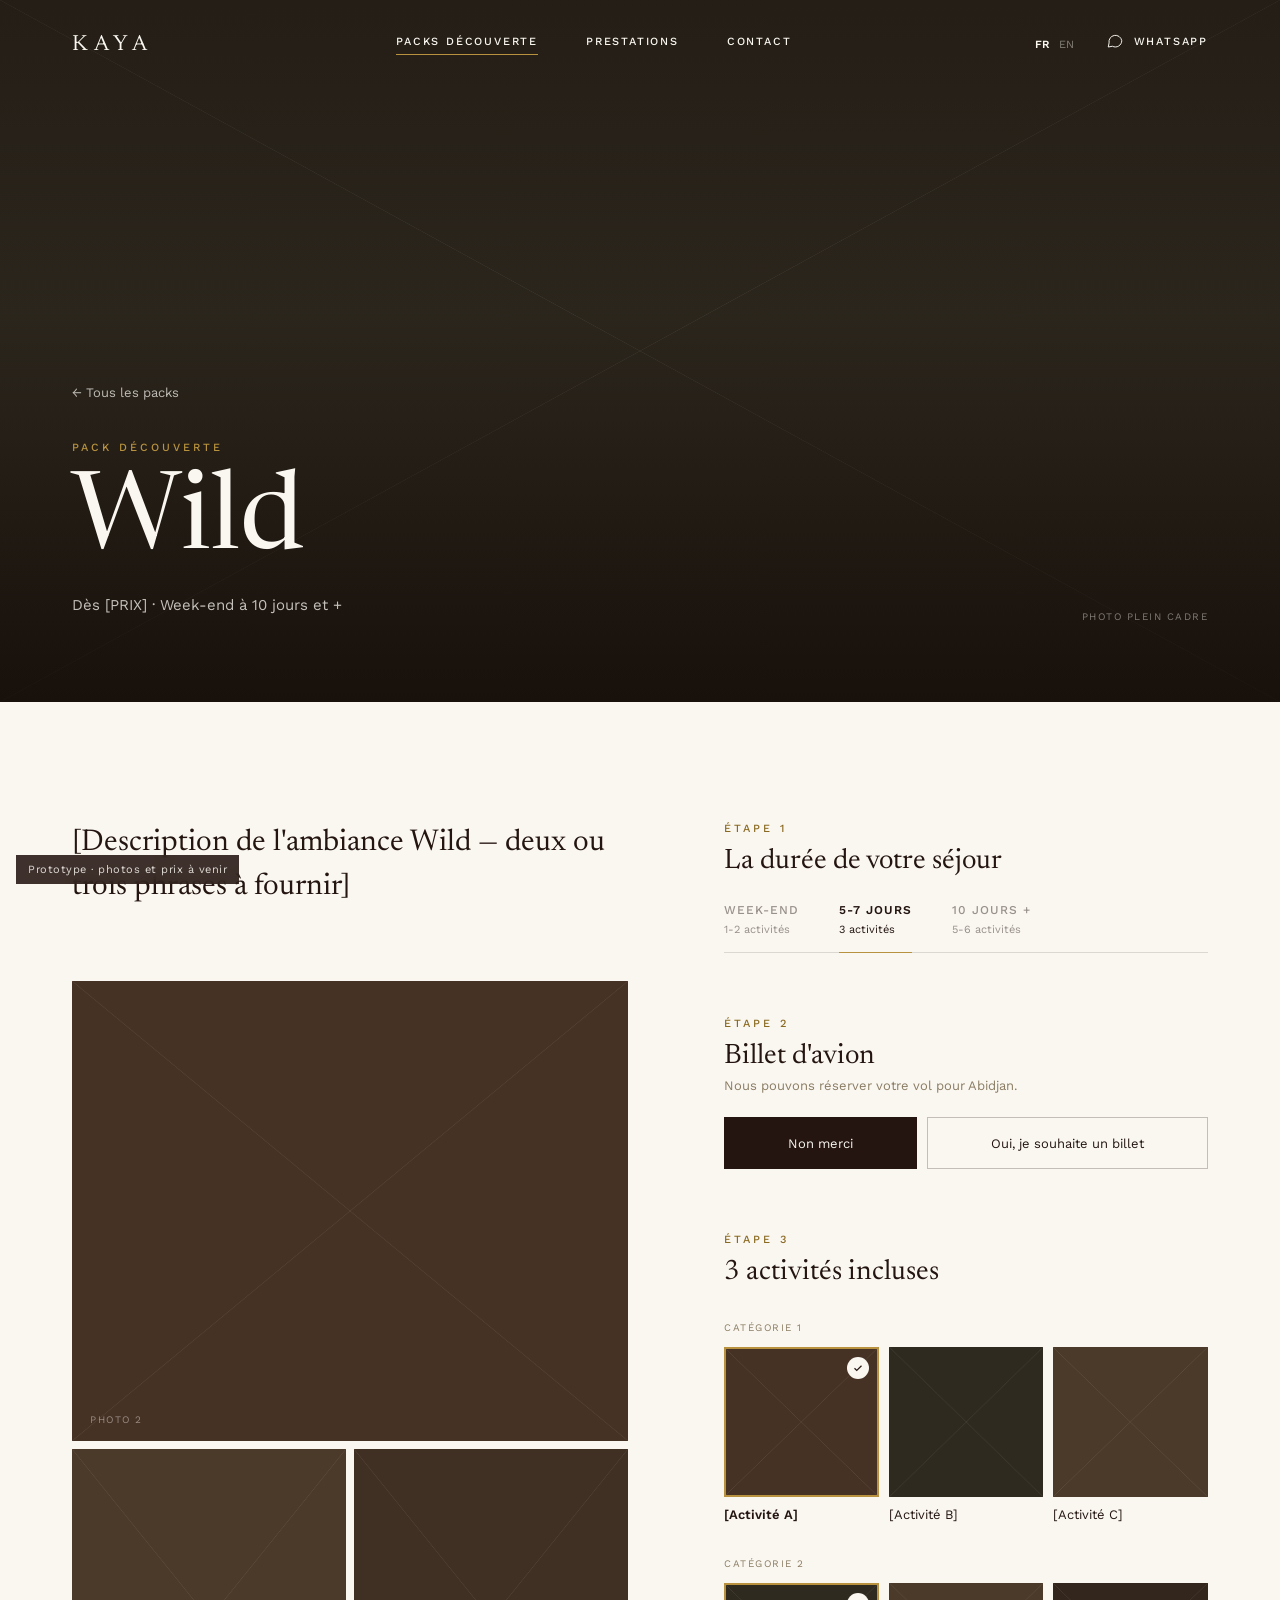
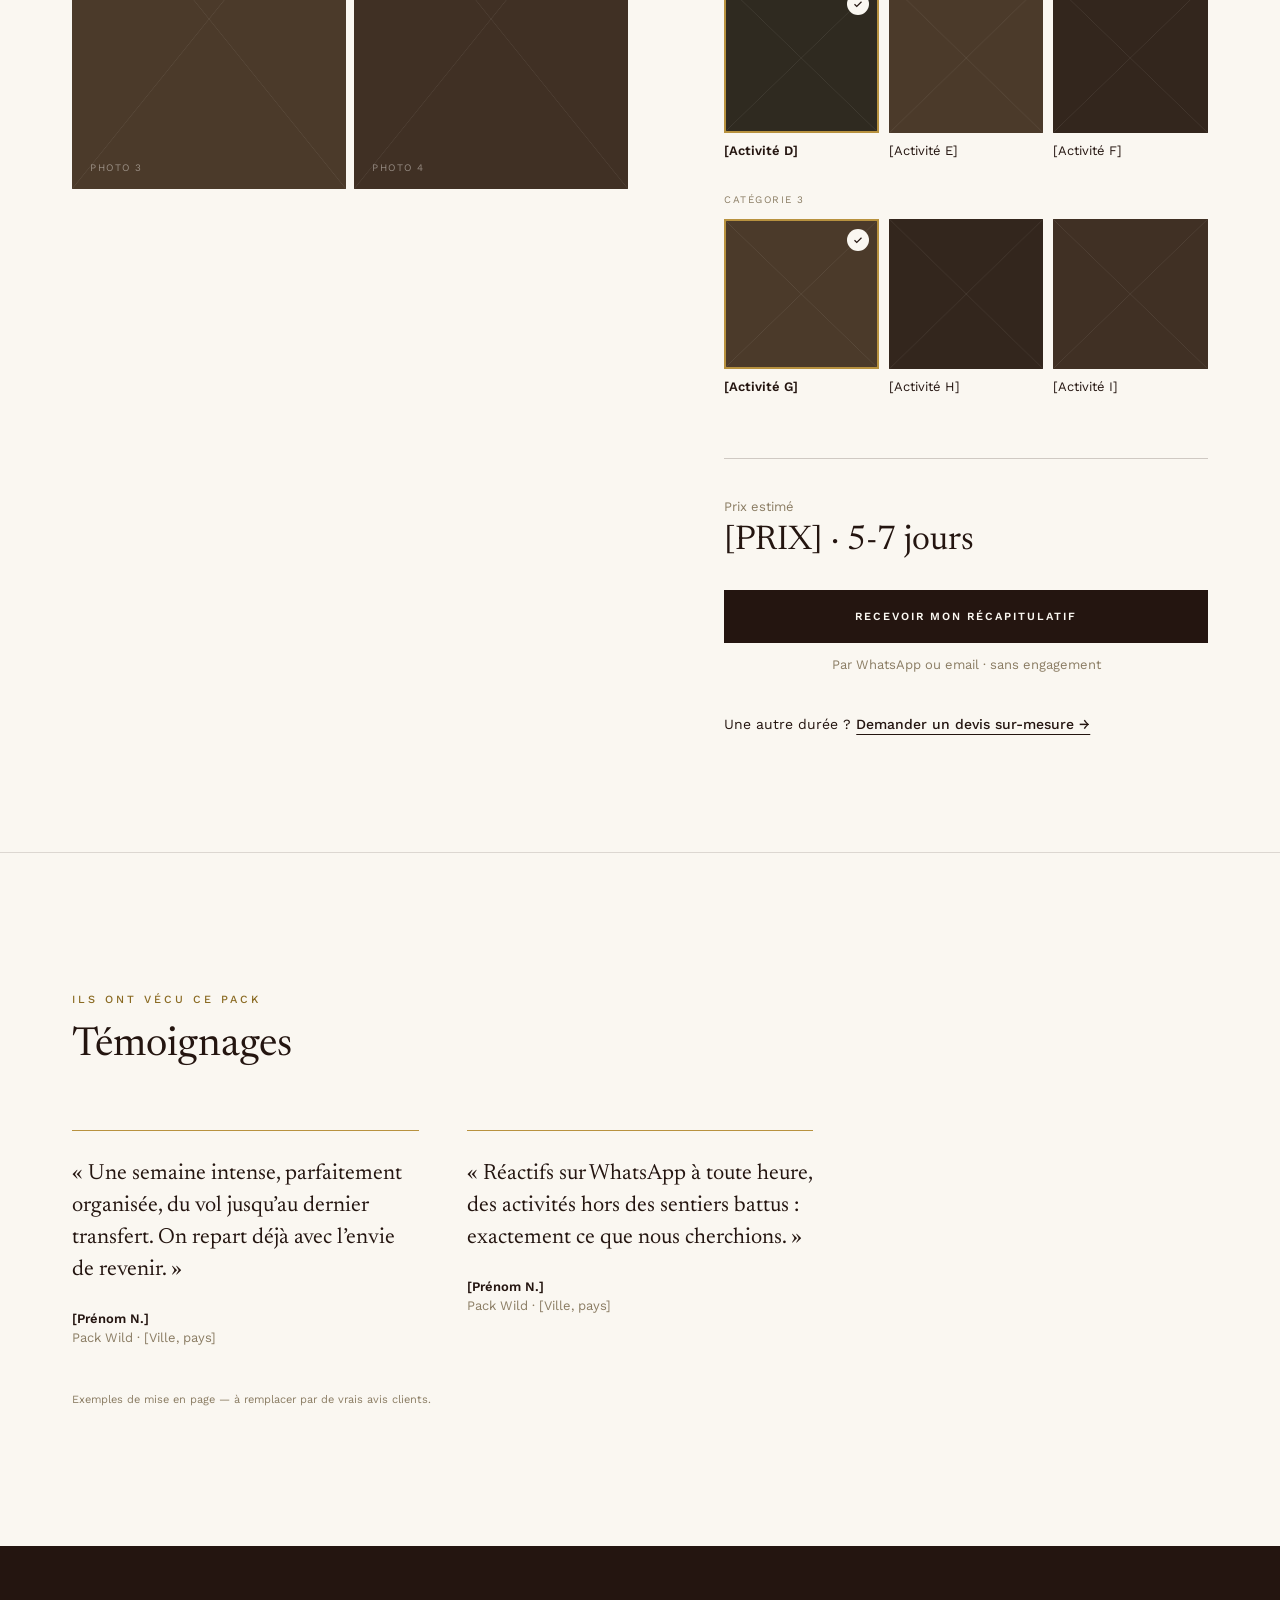
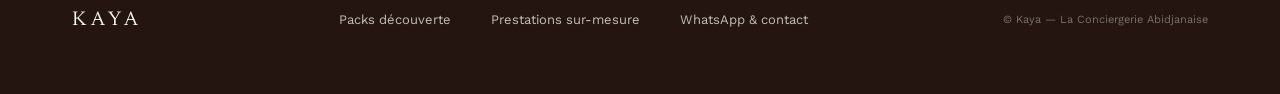
<file: pack.html>
<!doctype html>
<html lang="fr">
<head>
<meta charset="utf-8">
<meta name="viewport" content="width=device-width, initial-scale=1, viewport-fit=cover">
<title>Pack — Kaya</title>
<meta name="description" content="Kaya, la conciergerie abidjanaise : packs découverte et prestations sur-mesure à Abidjan.">
<meta name="robots" content="noindex, nofollow">
<meta name="theme-color" content="#241510">
<link rel="icon" href="data:image/svg+xml,%3Csvg xmlns='http://www.w3.org/2000/svg' viewBox='0 0 32 32'%3E%3Crect width='32' height='32' fill='%23241510'/%3E%3Ctext x='16' y='22' font-family='Georgia' font-size='18' fill='%23B8923F' text-anchor='middle'%3EK%3C/text%3E%3C/svg%3E">
<link rel="preconnect" href="https://fonts.googleapis.com">
<link rel="preconnect" href="https://fonts.gstatic.com" crossorigin>
<link rel="stylesheet" href="https://fonts.googleapis.com/css2?family=Newsreader:ital,wght@0,400;0,500;1,400&family=Work+Sans:wght@400;500;600&display=swap">
<link rel="stylesheet" href="kaya.css">
</head>
<body data-page="pack">
<header class="img hero">
  <div class="scrim"></div>
  <div class="nav" data-nav="packs"></div>
  <span class="cap" style="right: var(--gutter); bottom: 80px;">Photo plein cadre</span>
  <div class="hero-in">
    <a href="packs.html" class="back">← Tous les packs</a>
    <div class="eyebrow on-photo" style="margin-top: 40px;">Pack découverte</div>
    <h1 class="xl" data-pack-name style="margin-top: 18px;">Wild</h1>
    <p class="sub">Dès [PRIX] · Week-end à 10 jours et +</p>
  </div>
</header>
<main class="detail">
  <div>
    <p class="serif lede" data-pack-lede></p>
    <div class="gallery">
      <div class="img wide t2"><span class="cap" style="left: 18px; bottom: 16px;">Photo 2</span></div>
      <div class="img t4"><span class="cap" style="left: 18px; bottom: 16px;">Photo 3</span></div>
      <div class="img t6"><span class="cap" style="left: 18px; bottom: 16px;">Photo 4</span></div>
    </div>
  </div>
  <div class="booking">
    <div>
      <div class="eyebrow">Étape 1</div>
      <h2>La durée de votre séjour</h2>
      <div class="tabs" role="tablist" aria-label="Durée du séjour" data-tabs></div>
    </div>
    <div>
      <div class="eyebrow">Étape 2</div>
      <h2>Billet d'avion</h2>
      <p class="meta" style="margin-top: 8px;">Nous pouvons réserver votre vol pour Abidjan.</p>
      <div class="seg" role="group" aria-label="Inclure un billet d'avion">
        <button type="button" data-flight="no" aria-pressed="true">Non merci</button>
        <button type="button" data-flight="yes" aria-pressed="false">Oui, je souhaite un billet</button>
      </div>
      <div class="flight" data-flight-fields hidden>
        <div class="row2">
          <div><label for="vol-aller">Date de départ</label><input id="vol-aller" type="date"></div>
          <div><label for="vol-retour">Date de retour</label><input id="vol-retour" type="date"></div>
        </div>
        <div><label for="vol-classe">Classe</label><select id="vol-classe"><option>Économique</option><option>Premium économique</option><option>Affaires</option><option>Première</option></select></div>
      </div>
    </div>
    <div>
      <div class="eyebrow">Étape 3</div>
      <h2 data-count></h2>
      <div data-slots></div>
    </div>
    <div class="total">
      <div class="meta">Prix estimé</div>
      <div class="serif" data-price></div>
      <button type="button" class="btn block" data-go style="margin-top: 32px;">Recevoir mon récapitulatif</button>
      <p class="meta" style="text-align: center; margin-top: 14px;">Par WhatsApp ou email · sans engagement</p>
      <p style="font-size: 14px; margin-top: 44px;">Une autre durée&nbsp;? <a href="prestation.html?s=personnalisable" class="ulink" style="font-size: 14px;">Demander un devis sur-mesure →</a></p>
    </div>
  </div>
</main>
<section class="testis" data-testis="pack">
  <div class="eyebrow">Ils ont vécu ce pack</div>
  <h2>Témoignages</h2>
  <div class="testis-list"></div>
</section>
<footer data-foot></footer>
<div class="proto">Prototype · photos et prix à venir</div>
<script src="kaya.js"></script>
</body>
</html>
</file>
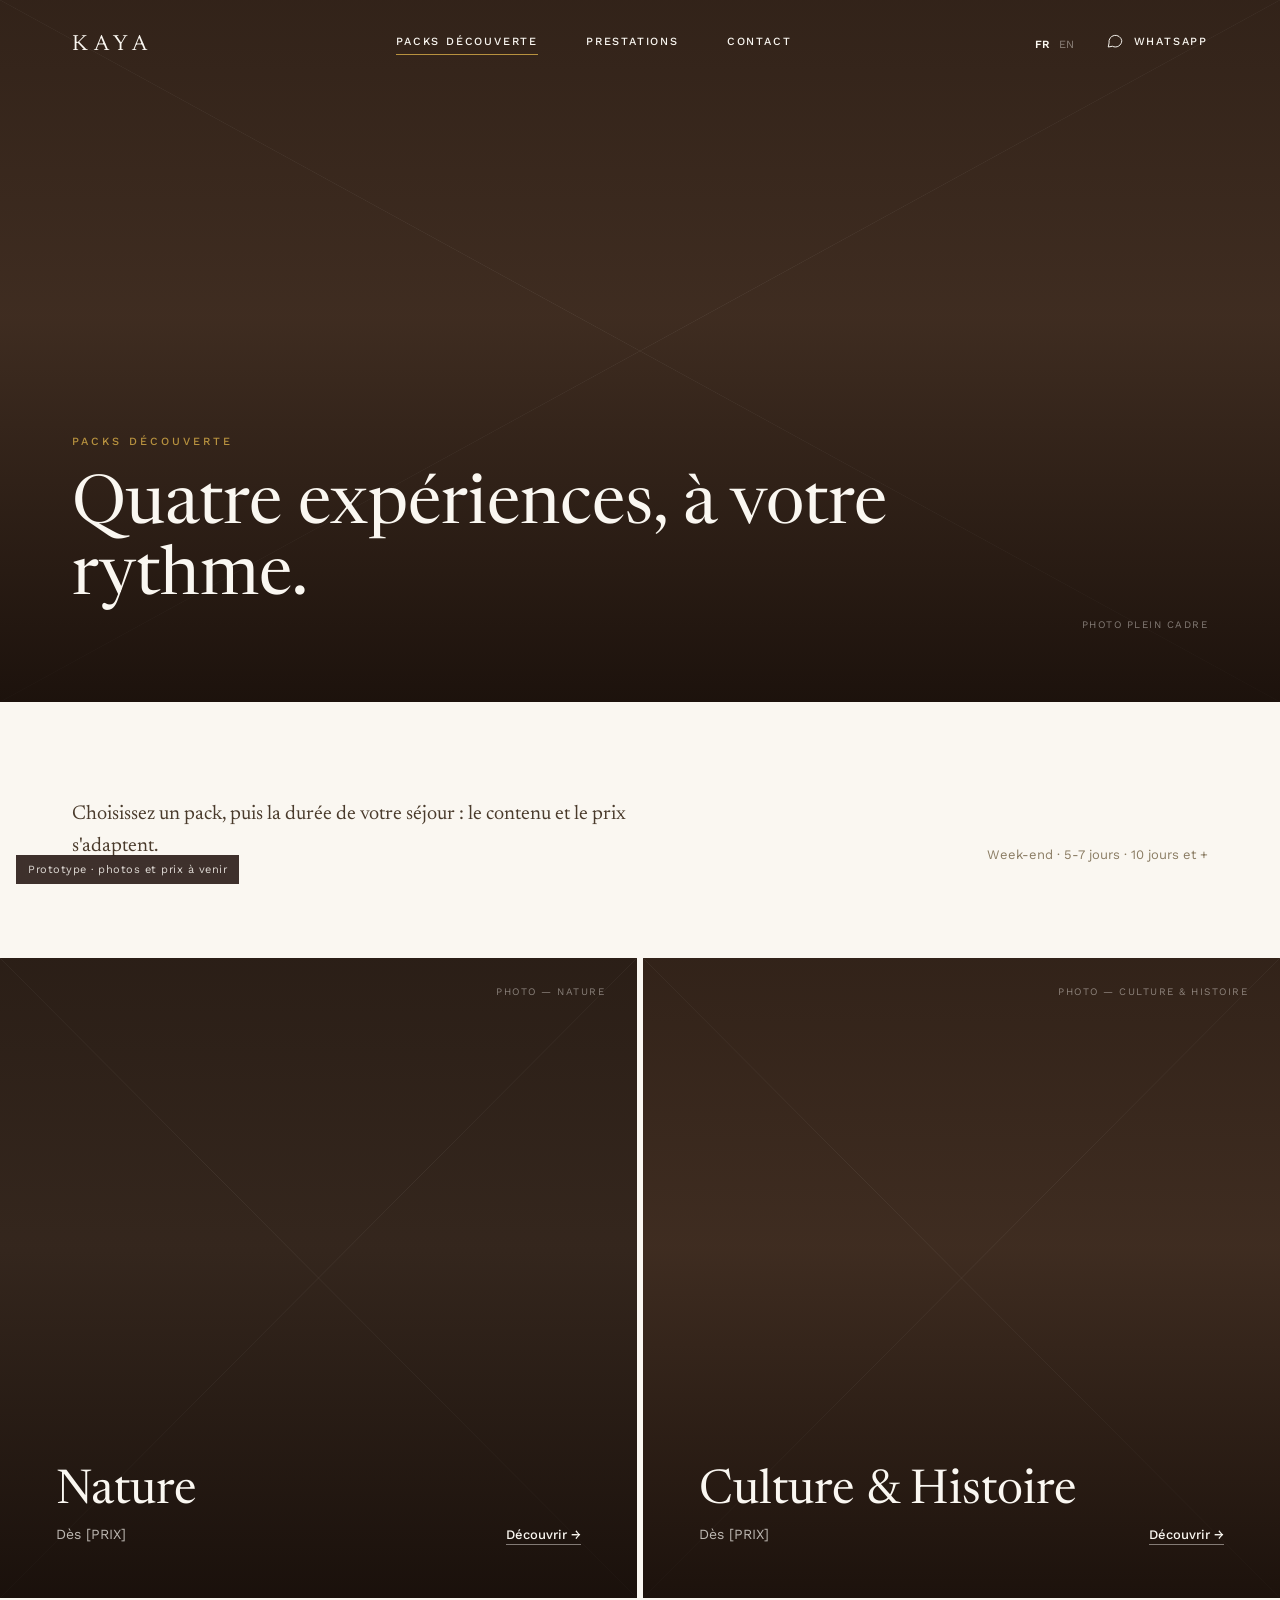
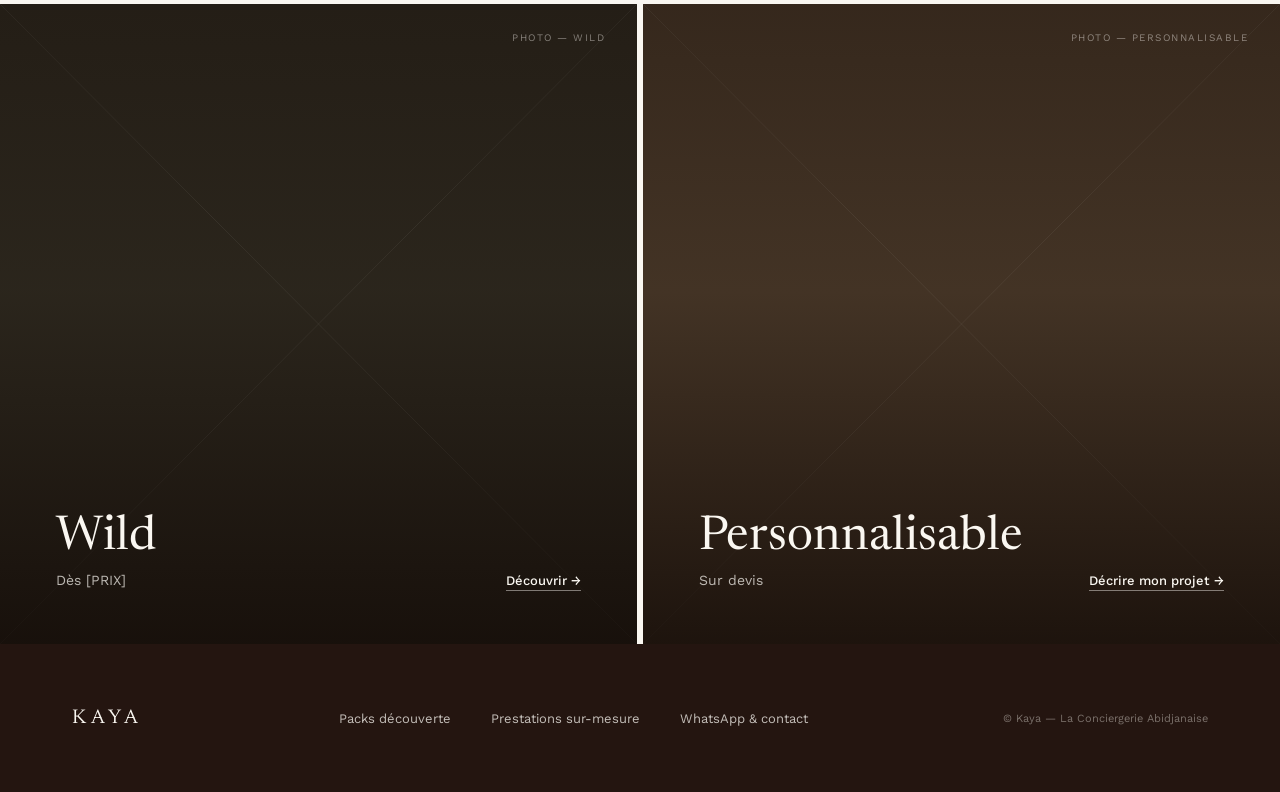
<file: packs.html>
<!doctype html>
<html lang="fr">
<head>
<meta charset="utf-8">
<meta name="viewport" content="width=device-width, initial-scale=1, viewport-fit=cover">
<title>Packs découverte — Kaya</title>
<meta name="description" content="Kaya, la conciergerie abidjanaise : packs découverte et prestations sur-mesure à Abidjan.">
<meta name="robots" content="noindex, nofollow">
<meta name="theme-color" content="#241510">
<link rel="icon" href="data:image/svg+xml,%3Csvg xmlns='http://www.w3.org/2000/svg' viewBox='0 0 32 32'%3E%3Crect width='32' height='32' fill='%23241510'/%3E%3Ctext x='16' y='22' font-family='Georgia' font-size='18' fill='%23B8923F' text-anchor='middle'%3EK%3C/text%3E%3C/svg%3E">
<link rel="preconnect" href="https://fonts.googleapis.com">
<link rel="preconnect" href="https://fonts.gstatic.com" crossorigin>
<link rel="stylesheet" href="https://fonts.googleapis.com/css2?family=Newsreader:ital,wght@0,400;0,500;1,400&family=Work+Sans:wght@400;500;600&display=swap">
<link rel="stylesheet" href="kaya.css">
</head>
<body data-page="packs">
<header class="img hero t2">
  <div class="scrim"></div>
  <div class="nav" data-nav="packs"></div>
  <span class="cap" style="right: var(--gutter); bottom: 72px;">Photo plein cadre</span>
  <div class="hero-in">
    <div class="eyebrow on-photo">Packs découverte</div>
    <h1>Quatre expériences, à votre rythme.</h1>
  </div>
</header>
<main>
  <div class="intro">
    <p class="serif">Choisissez un pack, puis la durée de votre séjour&nbsp;: le contenu et le prix s'adaptent.</p>
    <p class="meta">Week-end · 5-7 jours · 10 jours et +</p>
  </div>
  <div class="grid2">
    <a href="pack.html?p=nature" class="img t1"><div class="scrim"></div><span class="cap" style="top: 28px; right: 32px;">Photo — Nature</span><div class="tile-row"><div><h2>Nature</h2><p class="sub">Dès [PRIX]</p></div><span class="wlink">Découvrir →</span></div></a>
    <a href="pack.html?p=culture" class="img t2"><div class="scrim"></div><span class="cap" style="top: 28px; right: 32px;">Photo — Culture &amp; Histoire</span><div class="tile-row"><div><h2>Culture &amp; Histoire</h2><p class="sub">Dès [PRIX]</p></div><span class="wlink">Découvrir →</span></div></a>
    <a href="pack.html?p=wild" class="img t3"><div class="scrim"></div><span class="cap" style="top: 28px; right: 32px;">Photo — Wild</span><div class="tile-row"><div><h2>Wild</h2><p class="sub">Dès [PRIX]</p></div><span class="wlink">Découvrir →</span></div></a>
    <a href="prestation.html?s=personnalisable" class="img t4"><div class="scrim"></div><span class="cap" style="top: 28px; right: 32px;">Photo — Personnalisable</span><div class="tile-row"><div><h2>Personnalisable</h2><p class="sub">Sur devis</p></div><span class="wlink">Décrire mon projet →</span></div></a>
  </div>
</main>
<footer data-foot></footer>
<div class="proto">Prototype · photos et prix à venir</div>
<script src="kaya.js"></script>
</body>
</html>
</file>
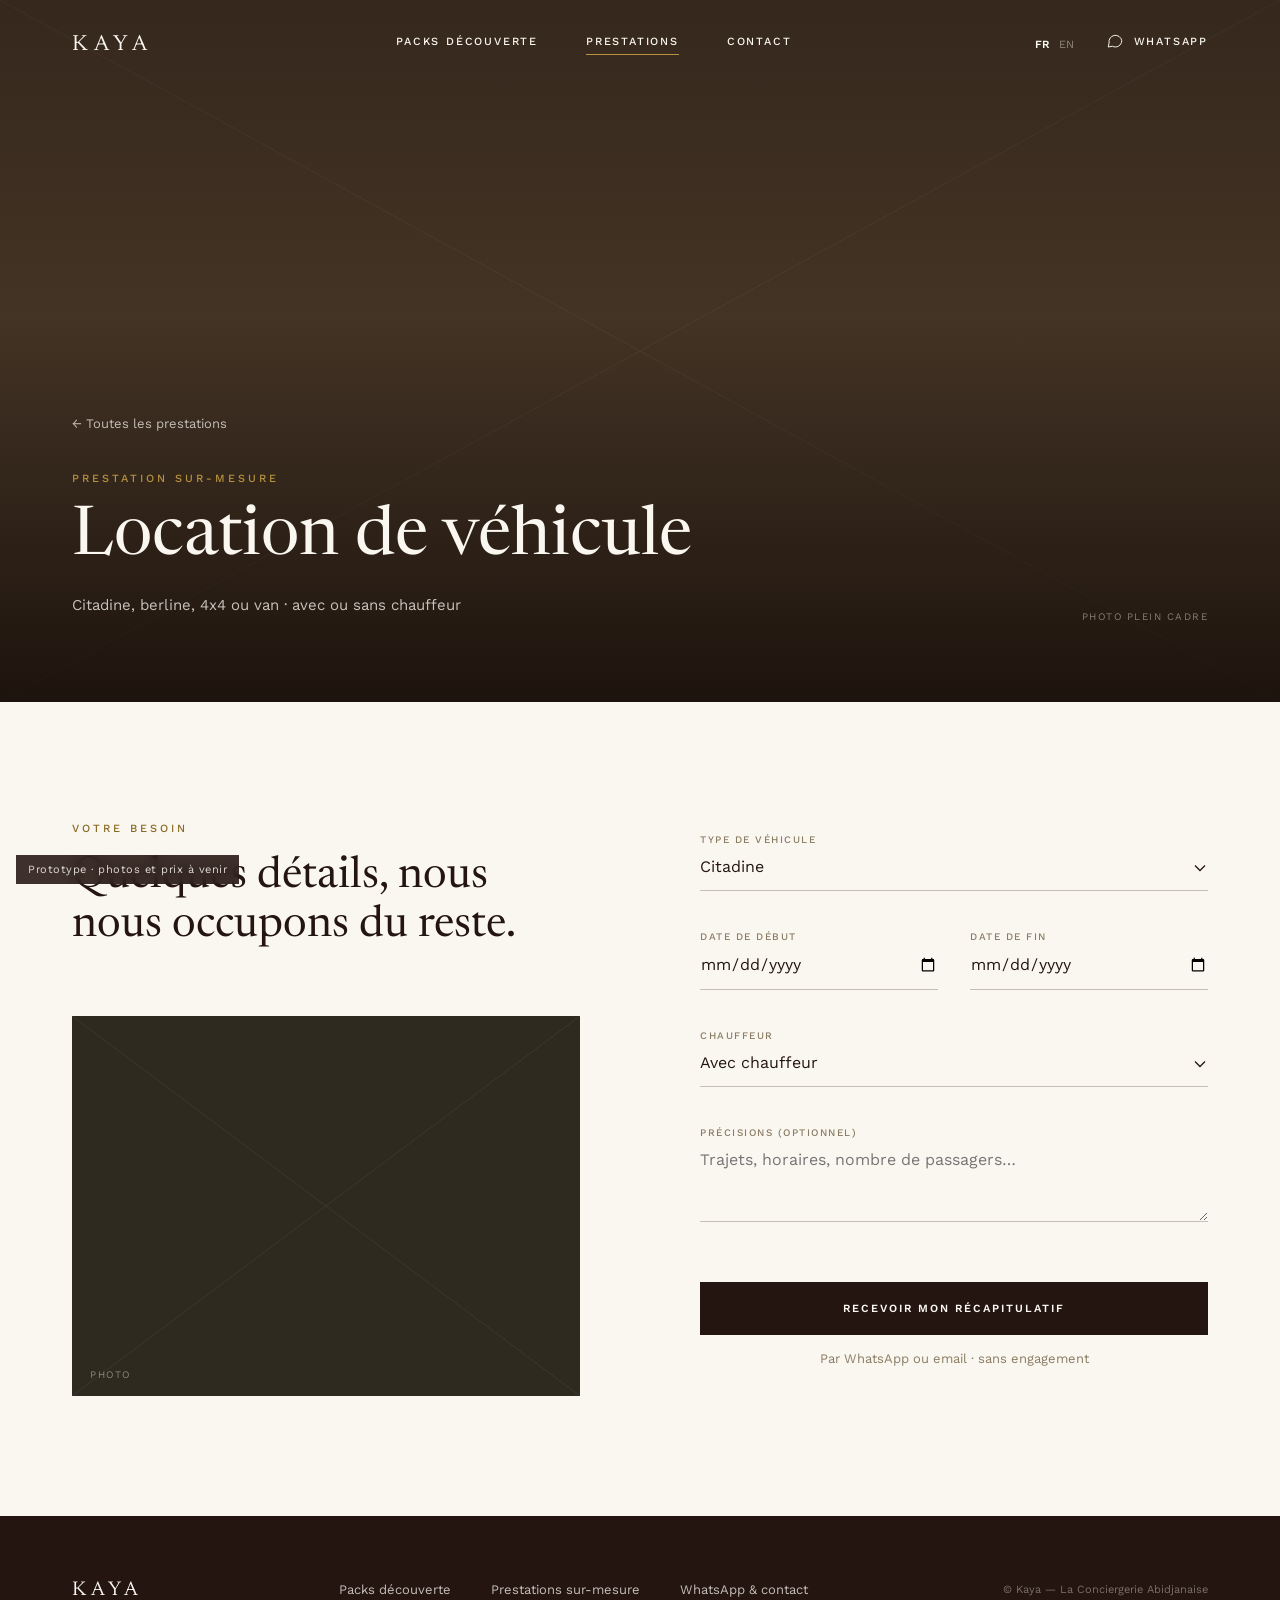
<file: prestation.html>
<!doctype html>
<html lang="fr">
<head>
<meta charset="utf-8">
<meta name="viewport" content="width=device-width, initial-scale=1, viewport-fit=cover">
<title>Prestation — Kaya</title>
<meta name="description" content="Kaya, la conciergerie abidjanaise : packs découverte et prestations sur-mesure à Abidjan.">
<meta name="robots" content="noindex, nofollow">
<meta name="theme-color" content="#241510">
<link rel="icon" href="data:image/svg+xml,%3Csvg xmlns='http://www.w3.org/2000/svg' viewBox='0 0 32 32'%3E%3Crect width='32' height='32' fill='%23241510'/%3E%3Ctext x='16' y='22' font-family='Georgia' font-size='18' fill='%23B8923F' text-anchor='middle'%3EK%3C/text%3E%3C/svg%3E">
<link rel="preconnect" href="https://fonts.googleapis.com">
<link rel="preconnect" href="https://fonts.gstatic.com" crossorigin>
<link rel="stylesheet" href="https://fonts.googleapis.com/css2?family=Newsreader:ital,wght@0,400;0,500;1,400&family=Work+Sans:wght@400;500;600&display=swap">
<link rel="stylesheet" href="kaya.css">
</head>
<body data-page="service">
<header class="img hero">
  <div class="scrim"></div>
  <div class="nav" data-nav="prestations"></div>
  <span class="cap" style="right: var(--gutter); bottom: 80px;">Photo plein cadre</span>
  <div class="hero-in">
    <a href="prestations.html" class="back">← Toutes les prestations</a>
    <div class="eyebrow on-photo" style="margin-top: 40px;">Prestation sur-mesure</div>
    <h1 data-svc-name style="margin-top: 18px;">Location de véhicule</h1>
    <p class="sub" data-svc-detail></p>
  </div>
</header>
<main class="form-grid">
  <div>
    <div class="eyebrow">Votre besoin</div>
    <h2>Quelques détails, nous nous occupons du reste.</h2>
    <div class="img t3" style="height: 380px; margin-top: 64px;"><span class="cap" style="left: 18px; bottom: 16px;">Photo</span></div>
  </div>
  <form class="fields" data-svc-form novalidate>
    <div class="fields" data-fields style="padding-top: 0;"></div>
    <button type="submit" class="btn block" style="margin-top: 16px;">Recevoir mon récapitulatif</button>
    <p class="meta" style="text-align: center; margin-top: -24px;">Par WhatsApp ou email · sans engagement</p>
  </form>
</main>
<footer data-foot></footer>
<div class="proto">Prototype · photos et prix à venir</div>
<script src="kaya.js"></script>
</body>
</html>
</file>
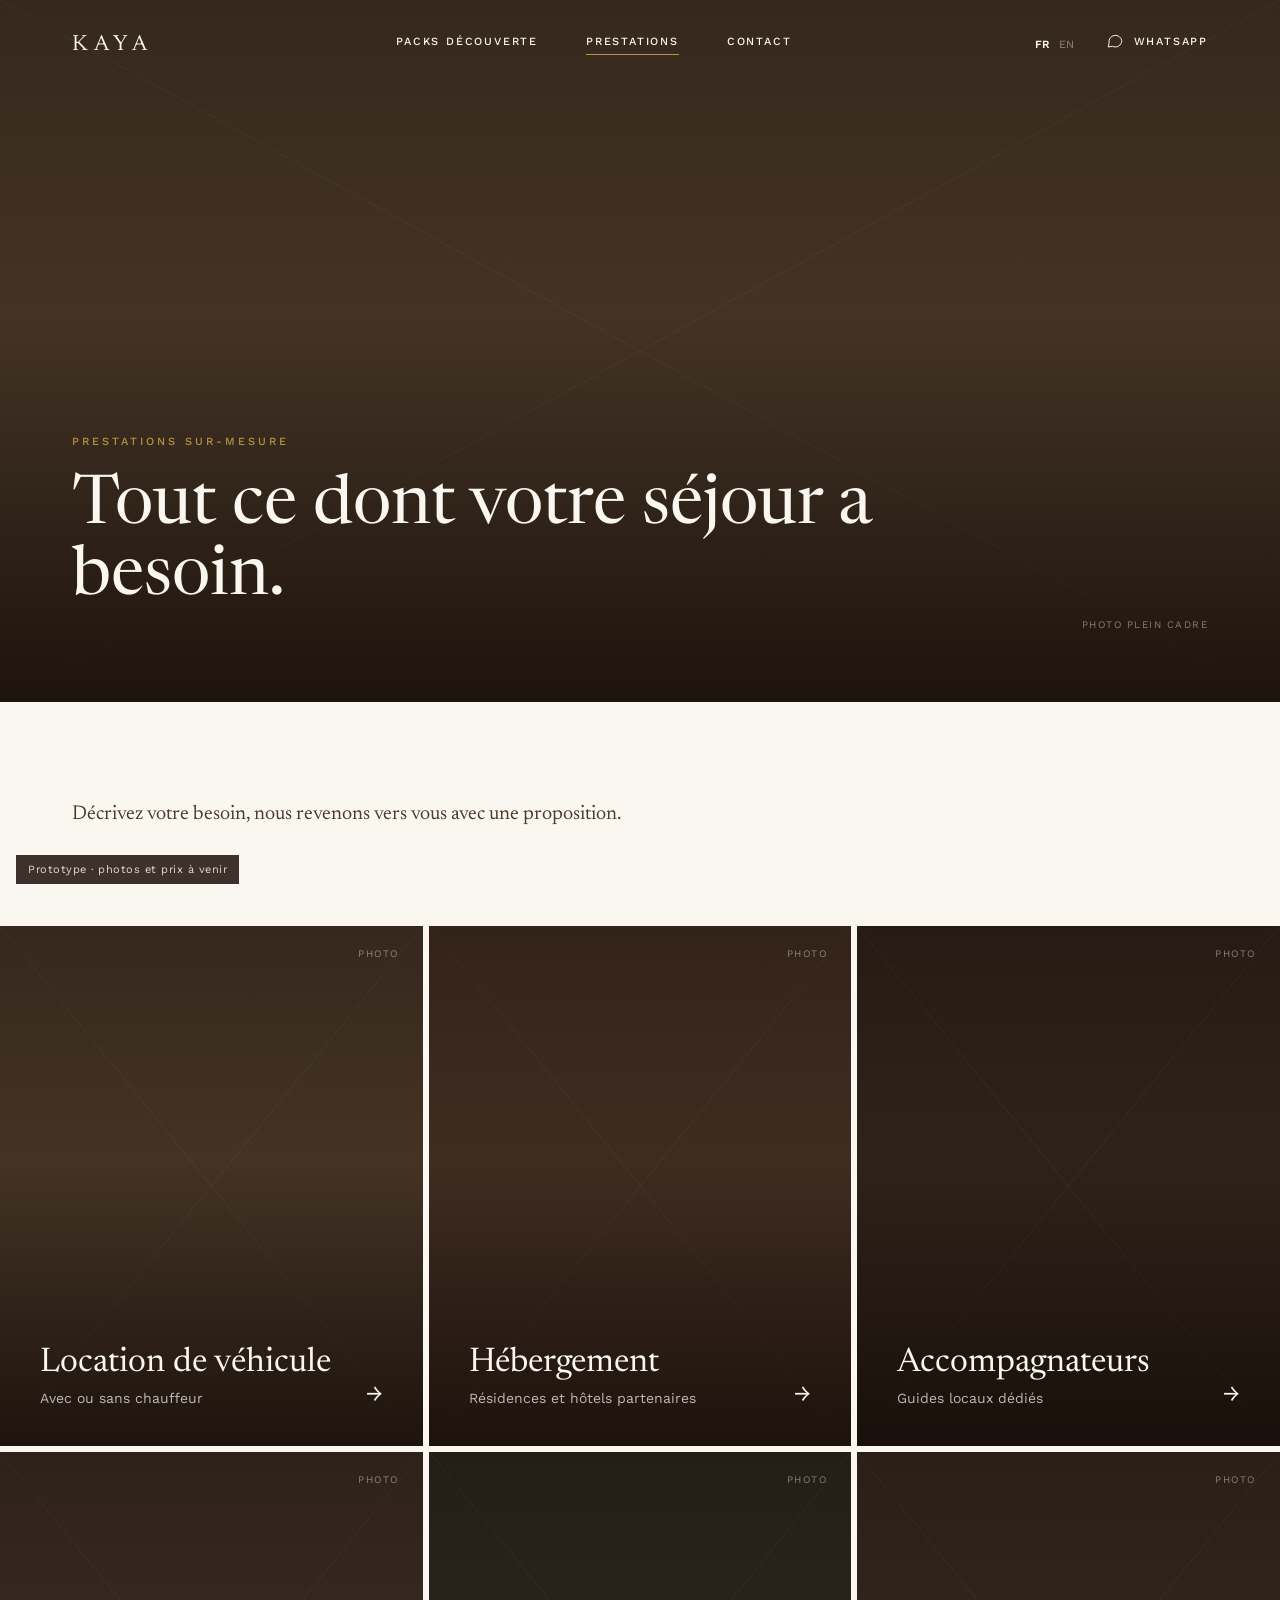
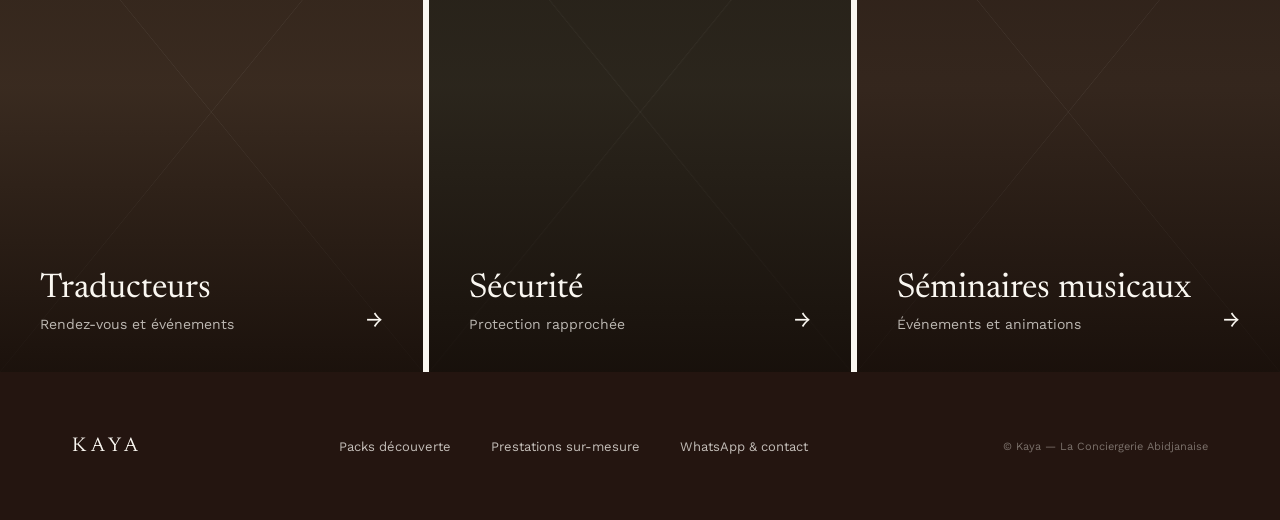
<file: prestations.html>
<!doctype html>
<html lang="fr">
<head>
<meta charset="utf-8">
<meta name="viewport" content="width=device-width, initial-scale=1, viewport-fit=cover">
<title>Prestations sur-mesure — Kaya</title>
<meta name="description" content="Kaya, la conciergerie abidjanaise : packs découverte et prestations sur-mesure à Abidjan.">
<meta name="robots" content="noindex, nofollow">
<meta name="theme-color" content="#241510">
<link rel="icon" href="data:image/svg+xml,%3Csvg xmlns='http://www.w3.org/2000/svg' viewBox='0 0 32 32'%3E%3Crect width='32' height='32' fill='%23241510'/%3E%3Ctext x='16' y='22' font-family='Georgia' font-size='18' fill='%23B8923F' text-anchor='middle'%3EK%3C/text%3E%3C/svg%3E">
<link rel="preconnect" href="https://fonts.googleapis.com">
<link rel="preconnect" href="https://fonts.gstatic.com" crossorigin>
<link rel="stylesheet" href="https://fonts.googleapis.com/css2?family=Newsreader:ital,wght@0,400;0,500;1,400&family=Work+Sans:wght@400;500;600&display=swap">
<link rel="stylesheet" href="kaya.css">
</head>
<body data-page="prestations">
<header class="img hero t4">
  <div class="scrim"></div>
  <div class="nav" data-nav="prestations"></div>
  <span class="cap" style="right: var(--gutter); bottom: 72px;">Photo plein cadre</span>
  <div class="hero-in">
    <div class="eyebrow on-photo">Prestations sur-mesure</div>
    <h1>Tout ce dont votre séjour a besoin.</h1>
  </div>
</header>
<main>
  <div class="intro">
    <p class="serif">Décrivez votre besoin, nous revenons vers vous avec une proposition.</p>
  </div>
  <div class="grid3">
    <a href="prestation.html?s=vehicule" class="img t4"><div class="scrim"></div><span class="cap" style="top: 22px; right: 24px;">Photo</span><div class="tile-row"><div><h2>Location de véhicule</h2><p class="sub">Avec ou sans chauffeur</p></div><span class="arrow">→</span></div></a>
    <a href="prestation.html?s=hebergement" class="img t2"><div class="scrim"></div><span class="cap" style="top: 22px; right: 24px;">Photo</span><div class="tile-row"><div><h2>Hébergement</h2><p class="sub">Résidences et hôtels partenaires</p></div><span class="arrow">→</span></div></a>
    <a href="prestation.html?s=accompagnateurs" class="img t5"><div class="scrim"></div><span class="cap" style="top: 22px; right: 24px;">Photo</span><div class="tile-row"><div><h2>Accompagnateurs</h2><p class="sub">Guides locaux dédiés</p></div><span class="arrow">→</span></div></a>
    <a href="prestation.html?s=traducteurs" class="img t6"><div class="scrim"></div><span class="cap" style="top: 22px; right: 24px;">Photo</span><div class="tile-row"><div><h2>Traducteurs</h2><p class="sub">Rendez-vous et événements</p></div><span class="arrow">→</span></div></a>
    <a href="prestation.html?s=securite" class="img t3"><div class="scrim"></div><span class="cap" style="top: 22px; right: 24px;">Photo</span><div class="tile-row"><div><h2>Sécurité</h2><p class="sub">Protection rapprochée</p></div><span class="arrow">→</span></div></a>
    <a href="prestation.html?s=seminaires" class="img t1"><div class="scrim"></div><span class="cap" style="top: 22px; right: 24px;">Photo</span><div class="tile-row"><div><h2>Séminaires musicaux</h2><p class="sub">Événements et animations</p></div><span class="arrow">→</span></div></a>
  </div>
</main>
<footer data-foot></footer>
<div class="proto">Prototype · photos et prix à venir</div>
<script src="kaya.js"></script>
</body>
</html>
</file>
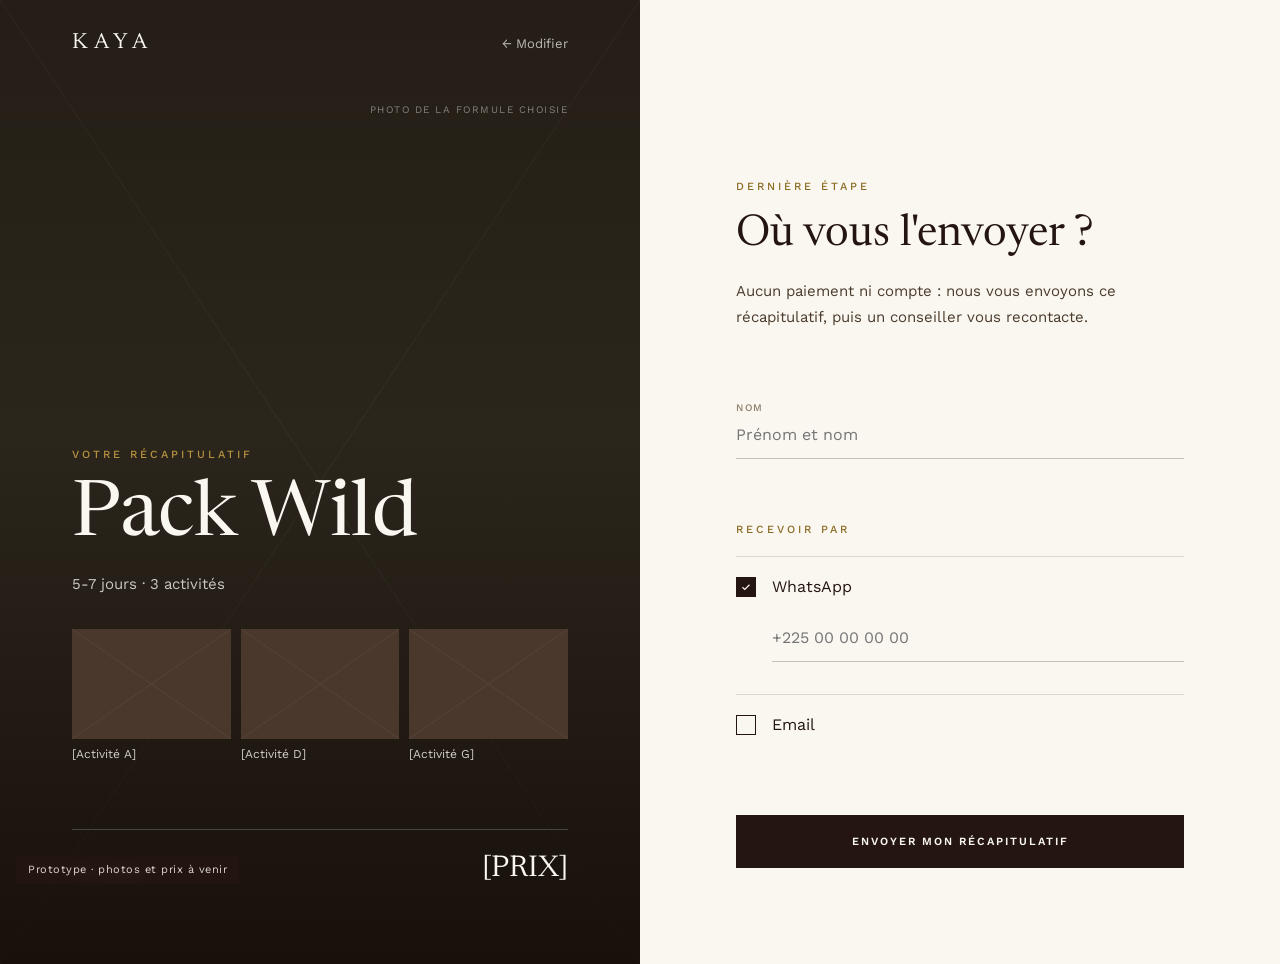
<file: recapitulatif.html>
<!doctype html>
<html lang="fr">
<head>
<meta charset="utf-8">
<meta name="viewport" content="width=device-width, initial-scale=1, viewport-fit=cover">
<title>Votre récapitulatif — Kaya</title>
<meta name="description" content="Kaya, la conciergerie abidjanaise : packs découverte et prestations sur-mesure à Abidjan.">
<meta name="robots" content="noindex, nofollow">
<meta name="theme-color" content="#241510">
<link rel="icon" href="data:image/svg+xml,%3Csvg xmlns='http://www.w3.org/2000/svg' viewBox='0 0 32 32'%3E%3Crect width='32' height='32' fill='%23241510'/%3E%3Ctext x='16' y='22' font-family='Georgia' font-size='18' fill='%23B8923F' text-anchor='middle'%3EK%3C/text%3E%3C/svg%3E">
<link rel="preconnect" href="https://fonts.googleapis.com">
<link rel="preconnect" href="https://fonts.gstatic.com" crossorigin>
<link rel="stylesheet" href="https://fonts.googleapis.com/css2?family=Newsreader:ital,wght@0,400;0,500;1,400&family=Work+Sans:wght@400;500;600&display=swap">
<link rel="stylesheet" href="kaya.css">
</head>
<body data-page="recap">
<div data-form-state>
  <div class="recap">
    <div class="img recap-photo">
      <div class="scrim"></div>
      <div class="nav"><a href="./" class="logo">KAYA</a><a href="pack.html" class="back" data-r-back>← Modifier</a></div>
      <span class="cap" style="top: 104px; right: var(--gutter);">Photo de la formule choisie</span>
      <div class="recap-sum">
        <div class="eyebrow on-photo">Votre récapitulatif</div>
        <h1 data-r-title>Pack Wild</h1>
        <p class="sub" data-r-sub></p>
        <div class="recap-acts" data-r-acts></div>
        <div class="recap-lines" data-r-lines></div>
        <div class="recap-total"><span>Prix estimé</span><span class="serif" data-r-price>[PRIX]</span></div>
      </div>
    </div>
    <main class="recap-form">
      <div class="eyebrow">Dernière étape</div>
      <h2>Où vous l'envoyer&nbsp;?</h2>
      <p class="body" style="margin-top: 20px; max-width: 440px;">Aucun paiement ni compte&nbsp;: nous vous envoyons ce récapitulatif, puis un conseiller vous recontacte.</p>
      <div style="margin-top: 72px;"><label for="nom">Nom</label><input id="nom" type="text" autocomplete="name" placeholder="Prénom et nom"></div>
      <div class="eyebrow" style="margin-top: 64px;">Recevoir par</div>
      <div style="margin-top: 20px;">
        <button type="button" class="chan" data-chan="whatsapp" aria-pressed="true"><span class="box"><svg width="12" height="12" viewBox="0 0 24 24" fill="none" stroke="#FAF7F1" stroke-width="2.4" aria-hidden="true"><path d="M5 12.5l4.5 4.5L19 7.5"/></svg></span>WhatsApp</button>
        <div class="chan-field on" id="field-whatsapp"><input id="tel" type="tel" autocomplete="tel" placeholder="+225 00 00 00 00" aria-label="Numéro WhatsApp"></div>
        <button type="button" class="chan" data-chan="email" aria-pressed="false"><span class="box"><svg width="12" height="12" viewBox="0 0 24 24" fill="none" stroke="#FAF7F1" stroke-width="2.4" aria-hidden="true"><path d="M5 12.5l4.5 4.5L19 7.5"/></svg></span>Email</button>
        <div class="chan-field" id="field-email"><input id="mail" type="email" autocomplete="email" placeholder="vous@exemple.com" aria-label="Adresse email"></div>
      </div>
      <p class="err" data-err role="alert"></p>
      <button type="button" class="btn block" data-send style="margin-top: 36px;">Envoyer mon récapitulatif</button>
    </main>
  </div>
</div>

<div data-sent-state hidden>
  <section class="img sent t3">
    <div class="scrim"></div>
    <div class="nav" data-nav="recap"></div>
    <span class="cap" style="right: var(--gutter); bottom: 96px;">Photo plein écran</span>
    <div class="sent-in">
      <svg width="44" height="44" viewBox="0 0 24 24" fill="none" stroke="#B8923F" stroke-width="1.1" aria-hidden="true"><circle cx="12" cy="12" r="10.5"/><path d="M7.5 12.5l3 3 6-6.5"/></svg>
      <h1>C'est envoyé.</h1>
      <p>Votre récapitulatif est parti par <span data-via>WhatsApp</span>. Un conseiller Kaya vous recontacte pour confirmer et finaliser le règlement.</p>
      <div class="sent-cta">
        <a href="#" class="btn light" data-wa-send target="_blank" rel="noopener">Écrire sur WhatsApp</a>
        <a href="./" class="back">Retour à l'accueil</a>
        <button type="button" data-edit class="back" style="background: none; border: 0; padding: 0; text-decoration: underline; text-underline-offset: 4px; font-size: 12px;">Modifier ma demande</button>
      </div>
    </div>
  </section>
</div>
<div class="proto">Prototype · photos et prix à venir</div>
<script src="kaya.js"></script>
</body>
</html>
</file>
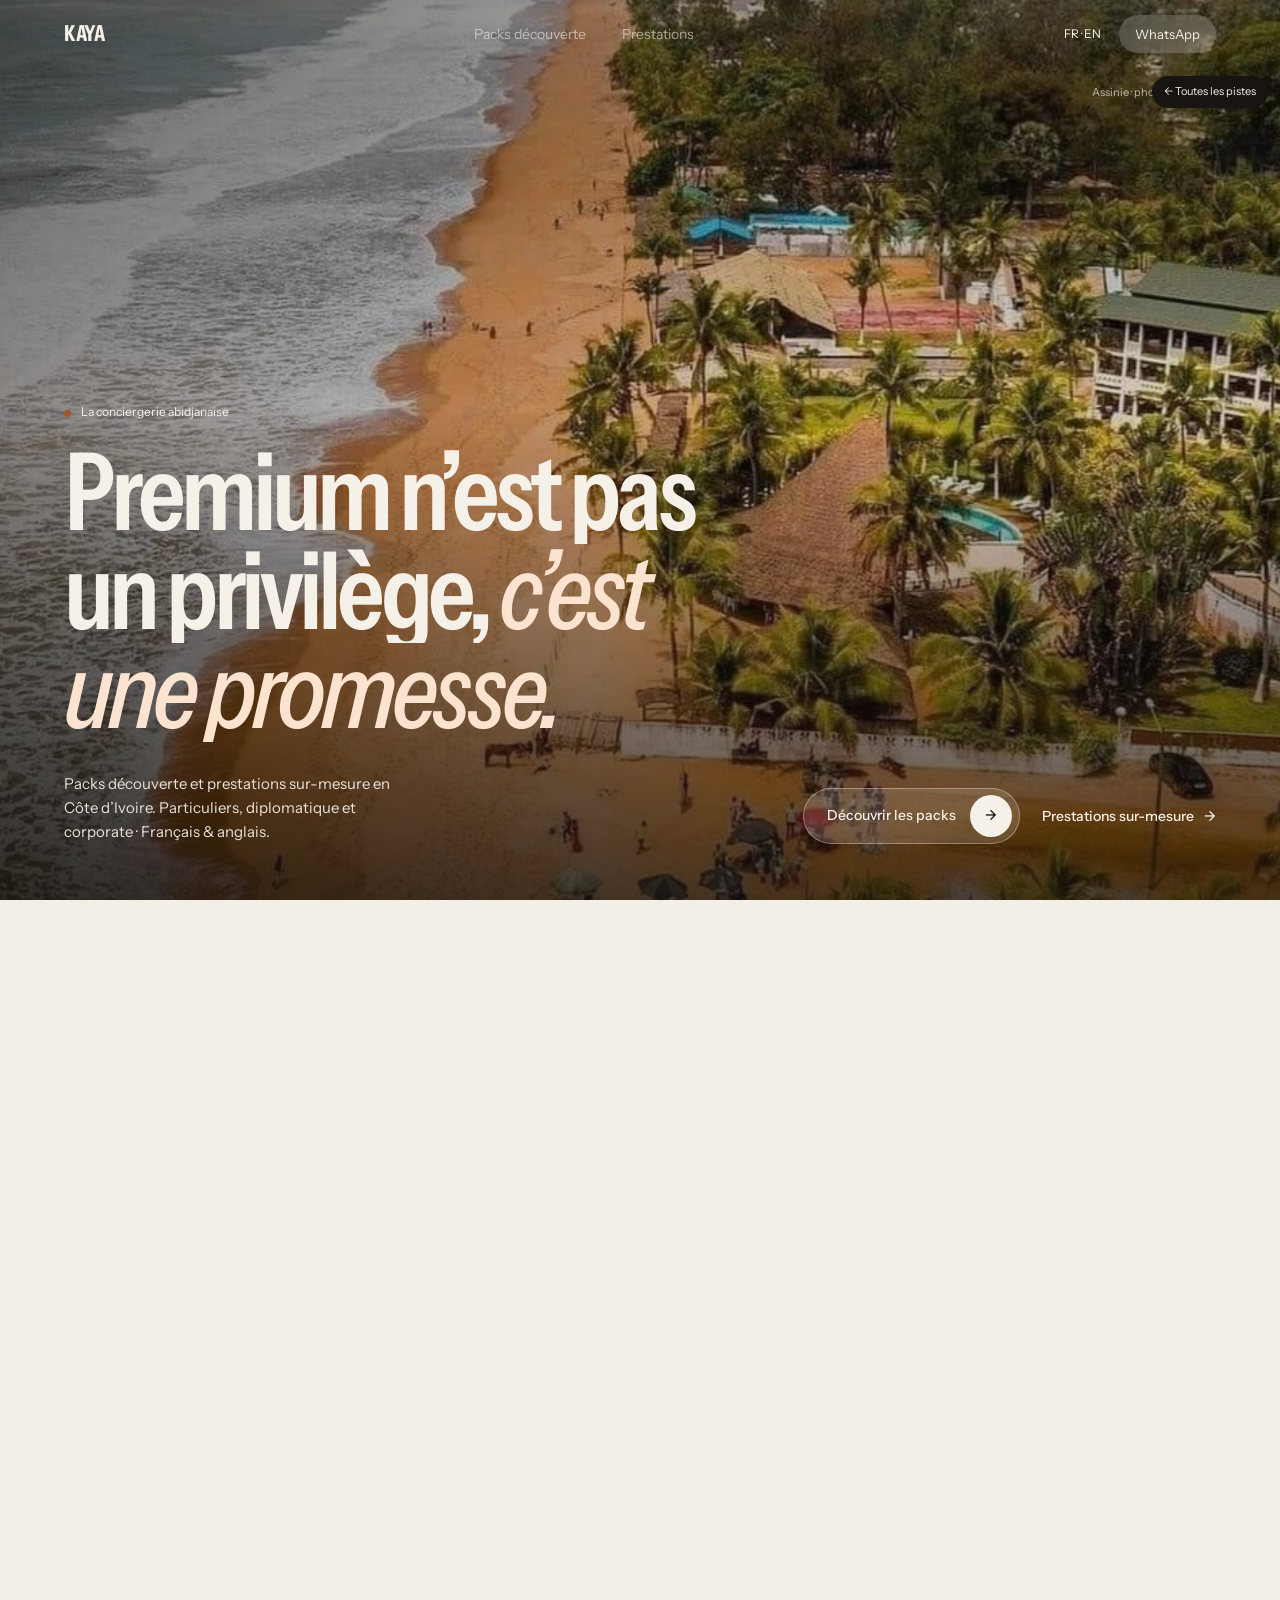
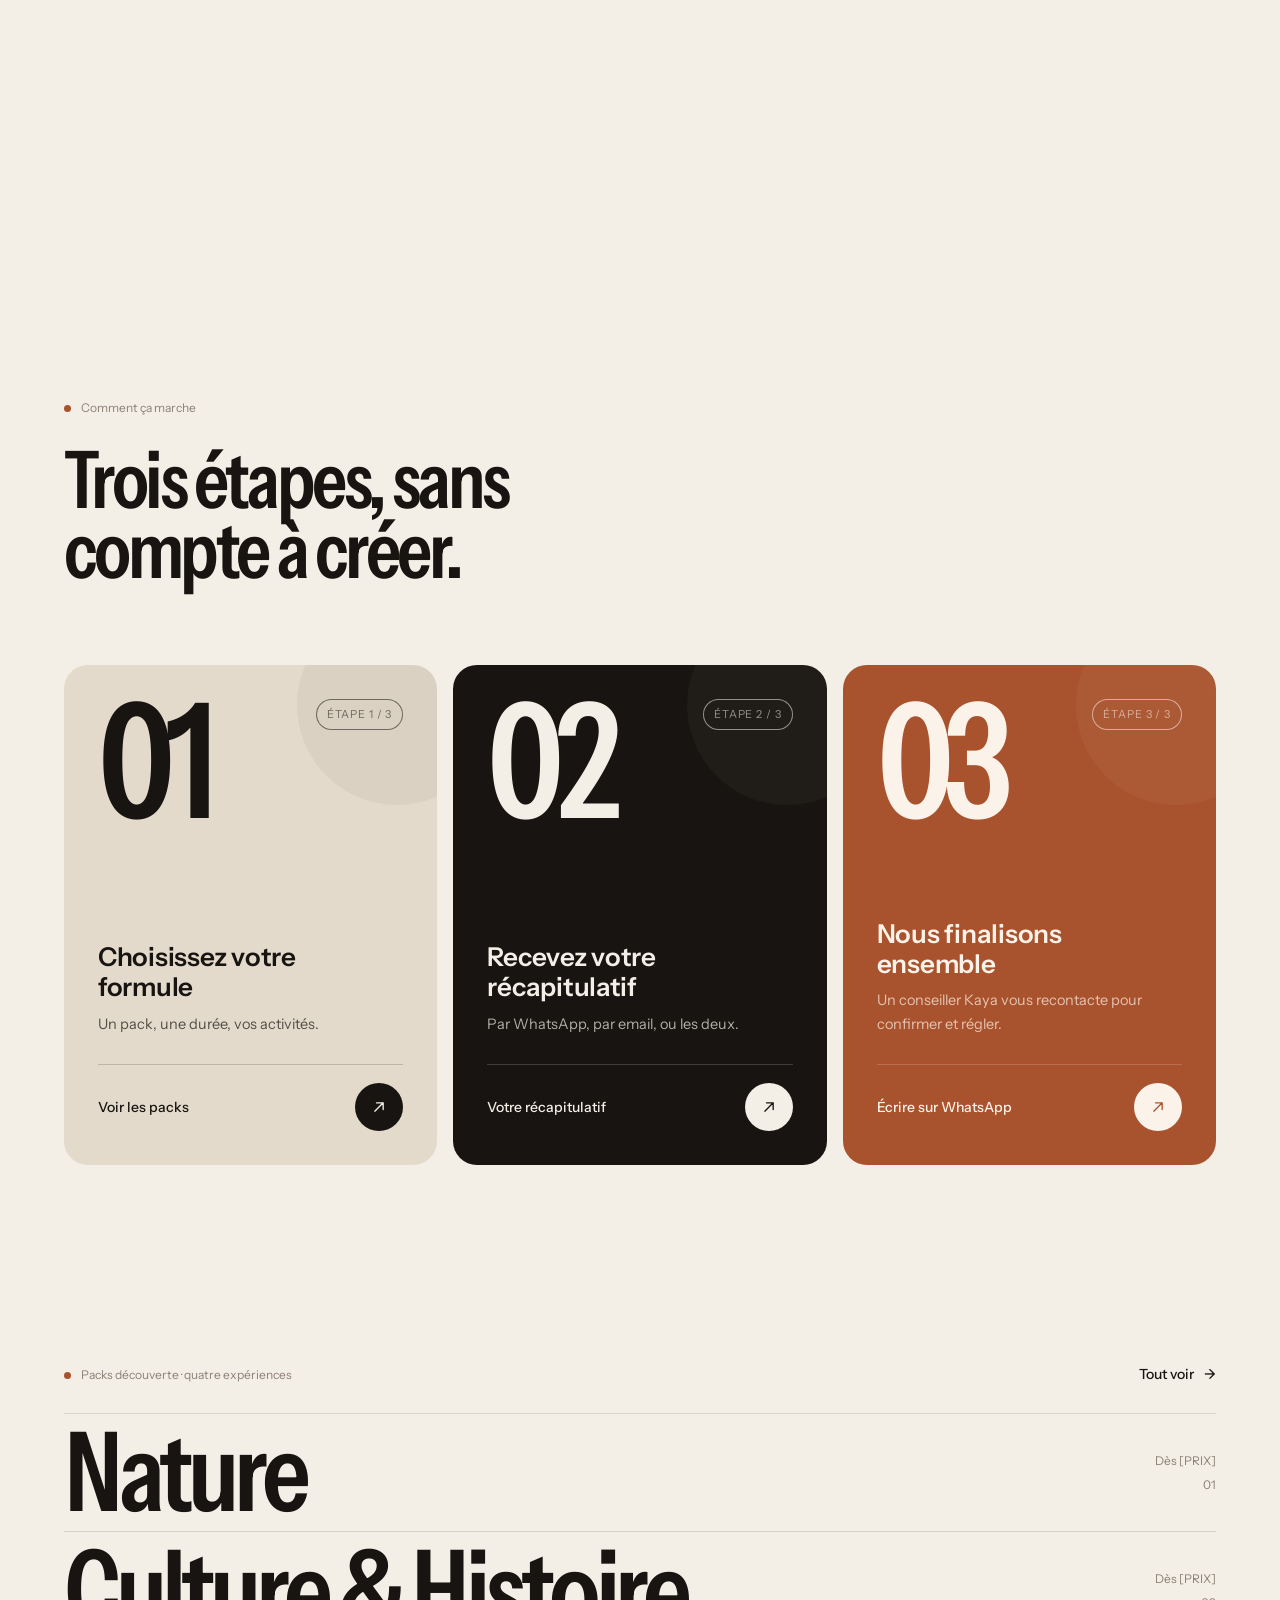
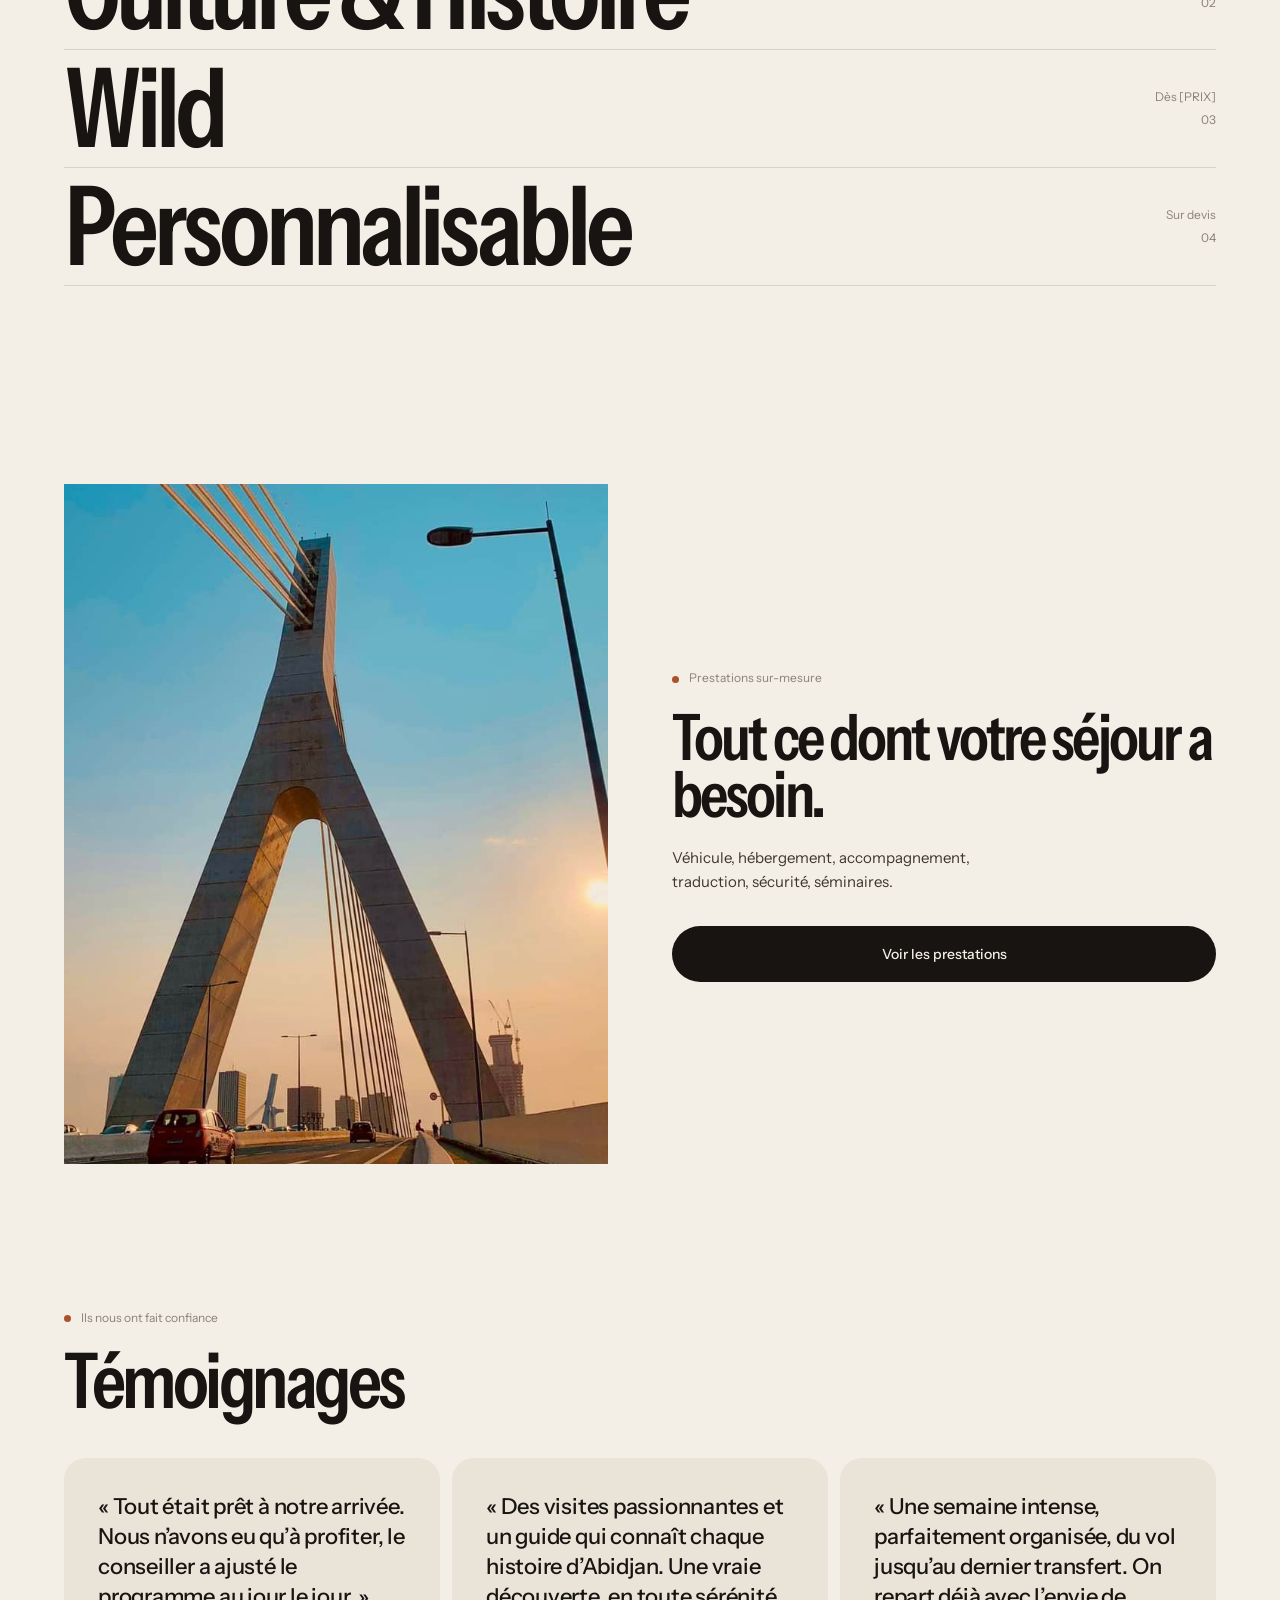
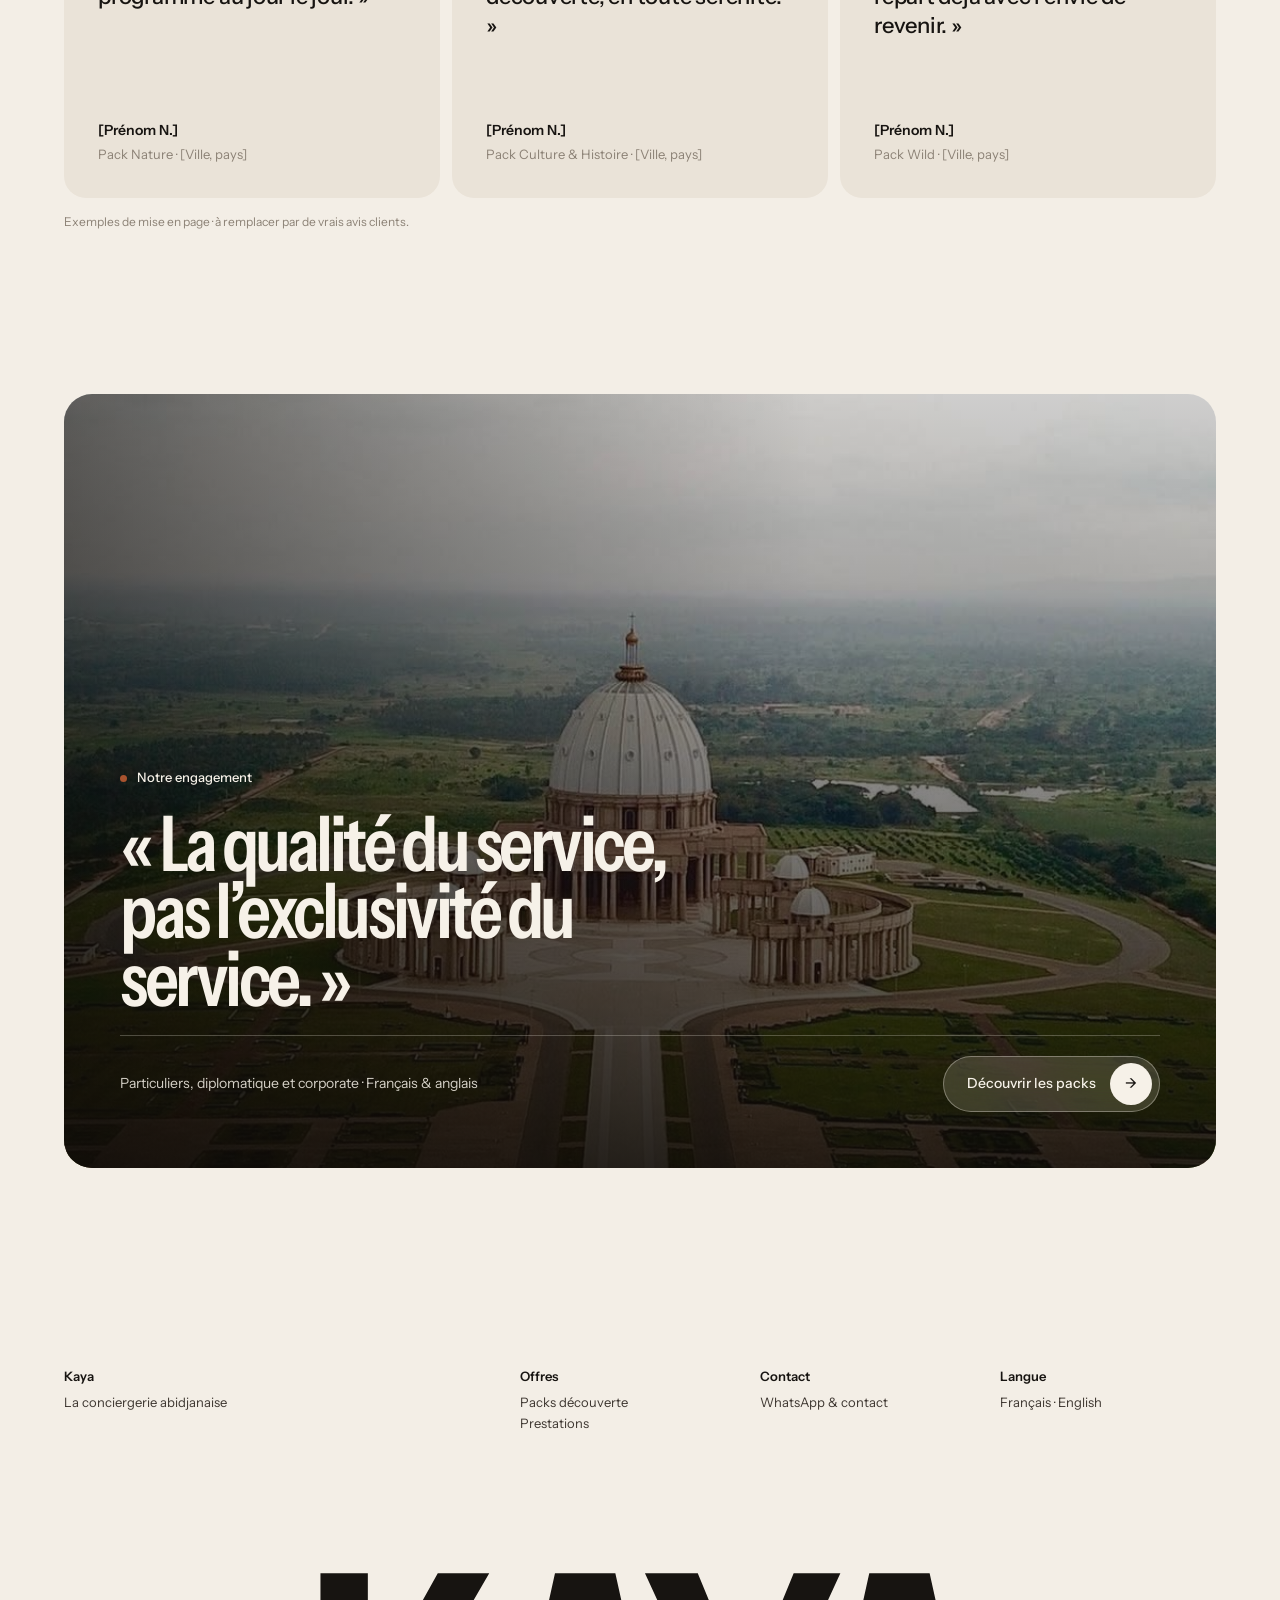
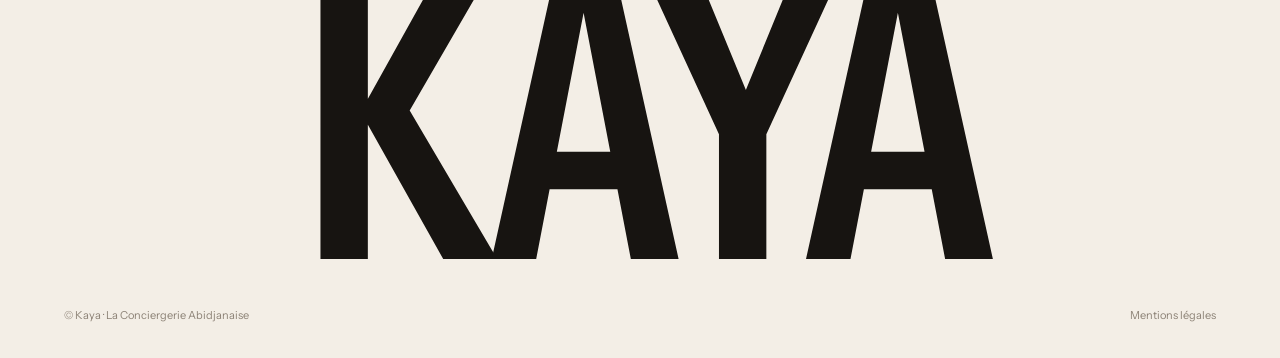
<file: pistes/1-horizon.html>
<!doctype html>
<html lang="fr">
<head>
<meta charset="utf-8">
<meta name="viewport" content="width=device-width, initial-scale=1">
<meta name="robots" content="noindex, nofollow">
<title>Kaya · Horizon</title>
<link rel="preconnect" href="https://fonts.googleapis.com">
<link rel="preconnect" href="https://fonts.gstatic.com" crossorigin>
<link href="https://fonts.googleapis.com/css2?family=Instrument+Sans:ital,wdth,wght@0,75..100,400..700;1,75..100,400..700&display=swap" rel="stylesheet">
<style>
:root{--bg:#F3EEE6;--bg2:#EAE3D8;--ink:#171411;--txt:#3D3630;--mut:#8C8276;--acc:#A9532E;--line:rgba(23,20,17,.12);--pad:22px;--ease:cubic-bezier(.2,.7,.1,1)}
@media(min-width:960px){:root{--pad:64px}}
*{box-sizing:border-box;margin:0;padding:0}
body{background:var(--bg);color:var(--txt);font-family:'Instrument Sans',sans-serif;font-size:15px;line-height:1.6;-webkit-font-smoothing:antialiased}
img{display:block;width:100%;height:100%;object-fit:cover}
a{color:inherit;text-decoration:none}
button,input,select,textarea{font:inherit;color:inherit}
[hidden]{display:none!important}
.w{padding-left:var(--pad);padding-right:var(--pad)}
.big{font-weight:600;font-stretch:78%;letter-spacing:-.045em;line-height:.88;color:var(--ink)}
.sm{font-size:12px;color:var(--mut)}
.dot{display:inline-block;width:7px;height:7px;border-radius:50%;background:var(--acc);margin-right:10px;vertical-align:middle}
.lk{display:inline-flex;align-items:center;gap:10px;font-size:14px;font-weight:500;color:var(--ink)}
.lk::after{content:"→";transition:transform .5s var(--ease)}
.lk:hover::after{transform:translateX(6px)}
.btn{display:inline-flex;align-items:center;justify-content:center;gap:12px;min-height:56px;padding:0 30px;background:var(--ink);color:var(--bg);border:0;border-radius:999px;cursor:pointer;font-size:14px;font-weight:500;transition:background .4s,transform .3s}
.btn:hover{background:var(--acc)}
.btn:active{transform:scale(.98)}
.back{position:fixed;right:12px;top:76px;z-index:90;font-size:11px;background:var(--ink);color:var(--bg);padding:7px 12px;border-radius:999px}

/* En-tête */
.top{position:fixed;z-index:50;top:0;left:0;right:0;transition:background .5s,transform .5s var(--ease)}
.top .in{display:flex;justify-content:space-between;align-items:center;height:68px}
.top.solid{background:rgba(243,238,230,.92);backdrop-filter:blur(10px)}
.top .logo{font-weight:700;font-stretch:78%;font-size:22px;letter-spacing:-.02em;color:var(--ink)}
.top nav{display:none;gap:36px;font-size:14px;color:var(--ink)}
.top nav a{opacity:.6;transition:opacity .3s}
.top nav a:hover{opacity:1}
.top .r{display:flex;gap:18px;align-items:center;font-size:13px}
.top .r .wa{background:var(--ink);color:var(--bg);border-radius:999px;padding:9px 16px}
@media(min-width:960px){.top nav{display:flex}}
main{padding-top:68px}

/* ACCUEIL */
.hero{padding-top:9vh}
.hero h1{font-size:12.6vw}
.hero h1 .l{display:block;overflow:hidden;padding-bottom:.04em}
.hero h1 .l span{display:block;transform:translateY(105%);animation:up 1.3s var(--ease) forwards}
.hero h1 .l:nth-child(2) span{animation-delay:.1s}
.hero h1 .l:nth-child(3) span{animation-delay:.2s}
.hero h1 em{font-style:italic;font-weight:500;color:var(--acc)}
@keyframes up{to{transform:none}}
.hero .meta{display:grid;gap:22px;margin-top:40px;opacity:0;animation:fade 1.4s .7s var(--ease) forwards}
.hero .meta p{max-width:34ch;font-size:16px}
@keyframes fade{to{opacity:1}}
@media(min-width:960px){.hero{padding-top:14vh}.hero h1{font-size:10.6vw}.hero .meta{grid-template-columns:1fr auto;align-items:end;margin-top:56px}}
.frame{position:relative;margin:64px var(--pad) 0;height:70svh;min-height:420px;overflow:hidden;clip-path:inset(12% 6% 0 6%);animation:open 1.8s .5s var(--ease) forwards}
@keyframes open{to{clip-path:inset(0 0 0 0)}}
.frame img{transform:scale(1.12);animation:settle 2.6s .5s var(--ease) forwards}
@keyframes settle{to{transform:none}}
.frame .tag{position:absolute;left:18px;bottom:16px;font-size:12px;color:#fff;opacity:.85}
.circle{position:absolute;right:var(--pad);top:-56px;z-index:3;width:112px;height:112px;border-radius:50%;background:var(--acc);color:#fff;display:grid;place-items:center;text-align:center;font-size:13px;font-weight:500;line-height:1.2;transition:transform .6s var(--ease)}
.circle:hover{transform:rotate(-8deg) scale(1.05)}
@media(min-width:960px){.circle{width:150px;height:150px;top:-75px;font-size:14px}}
.hwrap{position:relative}

.air{padding-top:22vh;padding-bottom:22vh}
.state{font-size:9vw;max-width:12ch}
@media(min-width:960px){.state{font-size:6.2vw}}
.steps{display:flex;gap:12px;margin:72px calc(var(--pad)*-1) 0;padding:0 var(--pad) 8px;overflow-x:auto;scroll-snap-type:x mandatory;scroll-padding:0 var(--pad);scrollbar-width:none}
.steps::-webkit-scrollbar{display:none}
.swipe{display:flex;align-items:center;gap:10px;margin-top:18px;font-size:12px;color:var(--mut)}
.swipe i{display:block;height:2px;width:72px;background:var(--line);border-radius:2px;overflow:hidden;position:relative}
.swipe i::after{content:"";position:absolute;inset:0;width:var(--p,33%);background:var(--ink);transition:width .3s}
@media(min-width:960px){.steps{display:grid;grid-template-columns:repeat(3,1fr);gap:16px;overflow:visible;margin:80px 0 0;padding:0}.swipe{display:none}}
.aud{margin-top:64px}

/* Packs : liste en très grand, image au survol */
.plist{border-top:1px solid var(--line)}
.prow{position:relative;display:grid;grid-template-columns:1fr auto;align-items:center;gap:16px;padding:18px 0;border-bottom:1px solid var(--line)}
.prow .big{font-size:13vw;transition:transform .7s var(--ease),color .4s}
.prow .m{text-align:right;font-size:12px;color:var(--mut);display:grid;gap:4px}
.prow .th{display:block;grid-column:1/-1;height:52vw;overflow:hidden;margin-top:6px}
.prow:hover .big{transform:translateX(18px);color:var(--acc)}
@media(min-width:960px){
 .prow{padding:10px 0}
 .prow .big{font-size:8.6vw}
 .prow .th{display:none}
}
.peek{position:fixed;z-index:40;width:17vw;aspect-ratio:4/5;pointer-events:none;overflow:hidden;opacity:0;transform:translate(-50%,-50%) scale(.85) rotate(-3deg);transition:opacity .4s,transform .6s var(--ease)}
.peek.on{opacity:1;transform:translate(-50%,-50%) scale(1) rotate(0)}

.duo{display:grid;gap:22px;padding-top:22vh}
.duo a{display:grid;gap:16px}
.duo .im{aspect-ratio:4/5;overflow:hidden}
.duo .im img{transition:transform 1.4s var(--ease)}
.duo a:hover .im img{transform:scale(1.04)}
.duo h3{font-size:44px}
.duo p{max-width:36ch}
@media(min-width:960px){.duo{grid-template-columns:1fr 1fr;gap:64px}.duo h3{font-size:64px}}

.quote{padding-top:26vh;padding-bottom:26vh}
.quote blockquote{font-size:11vw;max-width:14ch}
@media(min-width:960px){.quote blockquote{font-size:7.4vw}}

/* PAGES */
.ph{padding-top:12vh;padding-bottom:9vh;display:grid;gap:28px}
.ph h1{font-size:15vw}
.ph p{max-width:40ch;font-size:16px}
@media(min-width:960px){.ph{padding-top:16vh;grid-template-columns:1fr auto;align-items:end}.ph h1{font-size:9vw}}
.crumb{font-size:13px;color:var(--mut);display:block;margin-bottom:20px}
.crumb:hover{color:var(--ink)}

/* FICHE PACK */
.pframe{height:72svh;overflow:hidden}
.cfg{display:grid;gap:12vh;padding-top:14vh;padding-bottom:12vh}
.step{display:grid;gap:32px}
.step h2{font-size:12vw}
@media(min-width:960px){.step{grid-template-columns:1fr 2fr;gap:64px}.step h2{font-size:4.6vw}}
[data-durations]{display:grid;gap:4px}
.dur{display:flex;justify-content:space-between;align-items:baseline;gap:16px;background:none;border:0;border-bottom:1px solid var(--line);padding:12px 0;cursor:pointer;text-align:left}
.dur-l{font-weight:600;font-stretch:78%;letter-spacing:-.04em;line-height:.95;font-size:13vw;color:rgba(23,20,17,.18);transition:color .5s}
.dur-s{font-size:13px;color:var(--mut)}
.dur:hover .dur-l{color:rgba(23,20,17,.4)}
.dur[aria-selected=true] .dur-l{color:var(--ink)}
.dur[aria-selected=true] .dur-s{color:var(--acc)}
@media(min-width:960px){.dur-l{font-size:6.4vw}}
.cat{padding:28px 0;border-top:1px solid var(--line);animation:fu .8s both var(--ease);animation-delay:calc(var(--i)*80ms)}
@keyframes fu{from{opacity:0;transform:translateY(16px)}to{opacity:1;transform:none}}
.cat-h{display:flex;gap:14px;align-items:baseline;margin-bottom:18px}
.cat-n{font-weight:600;font-stretch:78%;font-size:32px;line-height:1;color:var(--ink);letter-spacing:-.03em}
.cat-t{font-weight:500;color:var(--ink)}
.cat-hint{margin-left:auto;font-size:12px;color:var(--mut)}
.opts{display:grid;grid-template-columns:repeat(3,1fr);gap:10px}
.opt{background:none;border:0;cursor:pointer;text-align:left;display:grid;gap:10px;position:relative}
.opt-im{aspect-ratio:3/4;overflow:hidden;border-radius:4px;transition:border-radius .6s var(--ease)}
.opt-im img{transition:transform 1.2s var(--ease),opacity .5s;opacity:.75}
.opt:hover .opt-im img{transform:scale(1.04);opacity:1}
.opt[aria-pressed=true] .opt-im{border-radius:50% 50% 4px 4px}
.opt[aria-pressed=true] .opt-im img{opacity:1}
.opt-l{font-size:13px;color:var(--mut)}
.opt[aria-pressed=true] .opt-l{color:var(--ink);font-weight:500}
.opt-c{position:absolute;top:10px;left:50%;transform:translateX(-50%) scale(0);width:10px;height:10px;border-radius:50%;background:#fff;transition:transform .5s var(--ease)}
.opt[aria-pressed=true] .opt-c{transform:translateX(-50%) scale(1)}
.bar{position:sticky;bottom:16px;z-index:20;margin:0 var(--pad);background:var(--ink);color:var(--bg);border-radius:999px;overflow:hidden}
.bar .in{display:flex;justify-content:space-between;align-items:center;gap:12px;padding:8px 8px 8px 24px}
.bar small{display:block;font-size:11px;opacity:.6}
.bar b{font-weight:600;font-size:20px}
.bar .btn{background:var(--bg);color:var(--ink);min-height:48px;padding:0 22px}
.bar .btn:hover{background:var(--acc);color:#fff}
.bar .prog{position:absolute;left:0;bottom:0;height:2px;width:100%}
.bar .prog i{display:block;height:100%;background:var(--acc);transform-origin:left;transform:scaleX(0);transition:transform .6s var(--ease)}
.atyp{padding-top:14vh;padding-bottom:14vh}
.atyp h3{font-size:9vw;max-width:14ch;margin:16px 0 28px}
@media(min-width:960px){.atyp h3{font-size:4.4vw}}

/* PRESTATIONS */
.slist{border-top:1px solid var(--line);padding-bottom:16vh}

/* FORMULAIRES */
.fields{display:grid;gap:30px}
@media(min-width:700px){.fields{grid-template-columns:1fr 1fr;column-gap:40px}.fld-notes{grid-column:1/-1}}
.fld{display:grid;gap:6px}
.fld-l{font-size:12px;color:var(--mut)}
.fld-i{width:100%;background:transparent;border:0;border-bottom:1.5px solid var(--ink);padding:10px 0;min-height:52px;font-size:22px;font-weight:500;outline:none;border-radius:0;transition:border-color .3s}
.fld-i::placeholder{color:rgba(23,20,17,.25)}
.fld-i:focus{border-bottom-color:var(--acc)}
.hint{font-size:12px;color:var(--mut);margin-top:14px}
.pform{display:grid;gap:56px;padding-bottom:16vh}
@media(min-width:1000px){.pform{grid-template-columns:5fr 6fr;gap:80px;align-items:start}.pform .im{position:sticky;top:100px}}
.pform .im{aspect-ratio:4/5;overflow:hidden}

/* RÉCAP */
.rc{display:grid;gap:64px;padding-bottom:16vh}
@media(min-width:960px){.rc{grid-template-columns:1fr 1fr;gap:96px;align-items:start}}
.sum-row{display:flex;justify-content:space-between;gap:16px;padding:16px 0;border-bottom:1px solid var(--line);animation:fu .6s both var(--ease);animation-delay:calc(var(--i)*50ms)}
.sum-row:first-child{border-top:1px solid var(--line)}
.sum-k{font-size:13px;color:var(--mut)}
.sum-v{font-weight:500;color:var(--ink);text-align:right}
.sum-empty a{text-decoration:underline}
.chs{display:flex;flex-wrap:wrap;gap:8px;margin-top:14px}
.ch{display:inline-flex;align-items:center;gap:10px;min-height:48px;padding:0 20px;border-radius:999px;box-shadow:inset 0 0 0 1.5px var(--line);cursor:pointer;font-weight:500;color:var(--ink);transition:background .3s,color .3s,box-shadow .3s}
.ch input{position:absolute;opacity:0;pointer-events:none}
.ch:has(input:checked){background:var(--ink);color:var(--bg);box-shadow:none}
.ch:has(input:focus-visible){outline:2px solid var(--acc);outline-offset:2px}
.chs .fld{flex:1 0 100%}
.err{font-size:13px;color:var(--acc);min-height:20px;margin-top:16px}
.sent{min-height:calc(100svh - 68px);display:grid;align-content:center;padding-top:8vh;padding-bottom:8vh}
.sent h1{font-size:19vw}
@media(min-width:960px){.sent h1{font-size:13vw}}
.sent .t{display:grid;gap:12px;margin-top:40px;max-width:44ch;font-size:16px}
.sent .acts{display:flex;flex-wrap:wrap;gap:26px;align-items:center;margin-top:24px}

footer{padding-top:18vh;padding-bottom:28px}
footer .cols{display:grid;grid-template-columns:1fr 1fr;gap:24px;font-size:13px}
footer .cols b{display:block;font-weight:600;color:var(--ink);margin-bottom:6px}
footer .mega{font-size:31vw;margin-top:12vh;text-align:center}
footer .legal{display:flex;justify-content:space-between;font-size:11px;color:var(--mut);margin-top:16px}
@media(min-width:960px){footer .cols{grid-template-columns:2fr 1fr 1fr 1fr}}

/* HERO immersif */
.imm{position:relative;height:190svh;margin-top:-68px}
.imm-pic{position:sticky;top:0;height:100svh;overflow:hidden;--k:0;clip-path:inset(calc(var(--k)*9%) calc(var(--k)*var(--padp)) calc(var(--k)*9%) calc(var(--k)*var(--padp)) round calc(var(--k)*28px));--padp:6%}
.imm-pic>img{position:absolute;inset:0;transform:scale(calc(1.14 - var(--k)*.1));animation:zin 3s var(--ease) both}
@keyframes zin{from{transform:scale(1.25)}}
.imm-pic::after{content:"";position:absolute;inset:0;background:linear-gradient(to top,rgba(14,11,8,.75),rgba(14,11,8,.12) 55%,rgba(14,11,8,.35)),linear-gradient(to right,rgba(14,11,8,.4),transparent 60%);opacity:calc(1 - var(--k)*.6)}
.imm-c{position:absolute;z-index:2;left:0;right:0;bottom:40px;color:#F6F1E8;opacity:calc(1 - var(--k)*2.2);transform:translateY(calc(var(--k)*-60px))}
.imm-c .eb{font-size:12px;color:#F6F1E8}
.imm-c h1{color:#F6F1E8;font-size:12.6vw;margin-top:22px}
.imm-c h1 .l{display:block;overflow:hidden;padding-bottom:.04em}
.imm-c h1 .l span{display:block;transform:translateY(105%);animation:up 1.4s .3s var(--ease) forwards}
.imm-c h1 .l:nth-child(2) span{animation-delay:.42s}.imm-c h1 .l:nth-child(3) span{animation-delay:.54s}
.imm-c h1 em{font-style:italic;font-weight:500;color:#FBE3CF}
.imm-c .meta{display:grid;gap:22px;margin-top:30px;opacity:0;animation:fade 1.4s 1s var(--ease) forwards}
.imm-c .meta p{max-width:36ch;font-size:15px;color:rgba(246,241,232,.92)}
@media(max-width:959px){.imm-pic::after{background:linear-gradient(to top,rgba(14,11,8,.9) 0%,rgba(14,11,8,.7) 45%,rgba(14,11,8,.15) 72%,rgba(14,11,8,.6))!important}}
.ctas{display:flex;flex-wrap:wrap;gap:22px;align-items:center}
.glass{display:inline-flex;align-items:center;gap:14px;min-height:56px;padding:0 8px 0 24px;border-radius:999px;background:rgba(246,241,232,.16);backdrop-filter:blur(18px) saturate(1.4);-webkit-backdrop-filter:blur(18px) saturate(1.4);box-shadow:inset 0 0 0 1px rgba(246,241,232,.35);color:#F6F1E8;font-size:14px;font-weight:500;transition:background .5s,color .5s}
.glass .ar{display:grid;place-items:center;width:42px;height:42px;border-radius:50%;background:#F6F1E8;color:var(--ink);transition:transform .6s var(--ease),width .6s var(--ease)}
.glass:hover{background:#F6F1E8;color:var(--ink)}
.glass:hover .ar{background:var(--acc);color:#fff;transform:translateX(4px)}
.lk.lt{color:#F6F1E8}
.phn{position:absolute;z-index:2;right:var(--pad);top:84px;font-size:11px;color:rgba(246,241,232,.7)}
body[data-current=home] .top:not(.solid) .logo,body[data-current=home] .top:not(.solid) nav,body[data-current=home] .top:not(.solid) .sm{color:#F6F1E8}
body[data-current=home] .top:not(.solid) .wa{background:rgba(246,241,232,.18);backdrop-filter:blur(12px);color:#F6F1E8}
@media(min-width:960px){.imm-c{bottom:56px}.imm-c h1{font-size:8.4vw}.imm-c .meta{grid-template-columns:1fr auto;align-items:end}.imm{height:200svh}}

/* Cartes étapes v2 */
.steps .stc{flex:0 0 84%;scroll-snap-align:start;position:relative;display:grid;grid-template-rows:auto 1fr auto;gap:28px;min-height:400px;padding:26px;border-radius:24px;overflow:hidden;color:var(--ink);transition:transform .7s var(--ease)}
.steps .stc:hover{transform:translateY(-8px)}
.stc.c1{background:#E3DACB}
.stc.c2{background:var(--ink);color:#F3EEE6}
.stc.c3{background:var(--acc);color:#FBF3EA}
.stc .hd{display:flex;justify-content:space-between;align-items:flex-start}
.stc .n{font-weight:600;font-stretch:75%;font-size:120px;line-height:.78;letter-spacing:-.06em;color:inherit}
.stc .tg{font-size:11px;letter-spacing:.08em;text-transform:uppercase;padding:7px 11px;border-radius:999px;box-shadow:inset 0 0 0 1px currentColor;opacity:.55}
.stc p{align-self:end;display:grid;gap:10px}
.stc b{font-weight:600;font-size:22px;line-height:1.15;letter-spacing:-.01em;color:inherit;max-width:16ch}
.stc p span{font-size:14.5px;opacity:.7;color:inherit;max-width:30ch}
.stc .ft{display:flex;justify-content:space-between;align-items:center;padding-top:18px;border-top:1px solid currentColor;border-top-color:color-mix(in srgb,currentColor 18%,transparent);font-size:14px;font-weight:500}
.arw{display:grid;place-items:center;width:48px;height:48px;border-radius:50%;background:var(--ink);color:#F3EEE6;transition:transform .7s var(--ease),background .4s}
.arw svg{width:20px;height:20px;transition:transform .7s var(--ease)}
.stc.c2 .arw{background:#F3EEE6;color:var(--ink)}
.stc.c3 .arw{background:#FBF3EA;color:var(--acc)}
.stc:hover .arw{transform:rotate(45deg) scale(1.06)}
.stc::after{content:"";position:absolute;right:-60px;top:-60px;width:200px;height:200px;border-radius:50%;background:currentColor;opacity:.04;transition:transform 1s var(--ease)}
.stc:hover::after{transform:scale(1.4)}
@media(min-width:960px){.steps .stc{min-height:500px;padding:34px}.stc .n{font-size:160px}.stc b{font-size:26px}}

/* Ajouts prototype : vol, témoignages, menu mobile */
.fl-seg{display:flex;flex-wrap:wrap;gap:8px}
.fl-btn{min-height:52px;padding:0 22px;border-radius:999px;border:0;box-shadow:inset 0 0 0 1.5px var(--line);background:none;cursor:pointer;font-weight:500;font-size:14px;color:var(--ink);transition:background .4s,color .4s}
.fl-btn[aria-pressed=true]{background:var(--ink);color:var(--bg);box-shadow:none}
.fl-fields{display:grid;gap:26px;margin-top:30px;animation:fu .6s both var(--ease)}
@media(min-width:700px){.fl-fields{grid-template-columns:1fr 1fr;column-gap:40px}.fld-classe{grid-column:1/-1}}
.testis{padding-top:16vh;padding-bottom:6vh}
.testis .th{display:grid;gap:20px;margin-bottom:44px}
.testis h2{font-size:12vw}
.testis-list{display:flex;gap:12px;overflow-x:auto;scroll-snap-type:x mandatory;scrollbar-width:none;margin:0 calc(var(--pad)*-1);padding:0 var(--pad);scroll-padding:0 var(--pad)}
.testis-list::-webkit-scrollbar{display:none}
.testi{flex:0 0 86%;scroll-snap-align:start;background:var(--bg2);border-radius:22px;padding:28px;display:grid;gap:44px;align-content:space-between;min-height:300px}
.testi blockquote{font-size:20px;line-height:1.35;color:var(--ink);font-weight:500;letter-spacing:-.01em}
.testi figcaption{display:grid;gap:2px;font-size:13px;color:var(--mut)}
.testi figcaption b{color:var(--ink);font-weight:600;font-size:14px}
.swipe-ctrl{display:flex;justify-content:space-between;align-items:center;margin-top:20px}
.swipe-dots{display:flex;gap:6px}.swipe-dots span{width:7px;height:7px;border-radius:50%;background:rgba(23,20,17,.18);transition:background .3s,width .3s}.swipe-dots span.on{background:var(--ink);width:20px;border-radius:4px}
.swipe-arrows{display:flex;gap:8px}.swipe-arrows button{width:46px;height:46px;border-radius:50%;border:0;box-shadow:inset 0 0 0 1.5px var(--line);background:none;cursor:pointer;color:var(--ink);font-size:16px;transition:background .3s,color .3s}
.swipe-arrows button:hover:not(:disabled){background:var(--ink);color:var(--bg)}.swipe-arrows button:disabled{opacity:.3;cursor:default}
.testis-note{font-size:12px;color:var(--mut);margin-top:14px}
@media(min-width:960px){.testis h2{font-size:6vw}.testi{flex:0 0 calc(33.333% - 8px);min-height:340px;padding:34px}.testi blockquote{font-size:22px}}
.sum-total .sum-k{color:var(--ink);font-weight:600}.sum-total .sum-v{font-weight:700;font-size:20px}
.burger{display:grid;gap:6px;width:44px;height:44px;place-content:center;background:none;border:0;cursor:pointer;color:inherit}
.burger i{display:block;width:22px;height:1.5px;background:currentColor;transition:transform .5s var(--ease)}
body.menu .burger i:first-child{transform:translateY(3.75px) rotate(45deg)}body.menu .burger i:last-child{transform:translateY(-3.75px) rotate(-45deg)}
.mmenu{position:fixed;inset:0;z-index:45;background:var(--bg);padding:120px var(--pad) 36px;display:grid;align-content:space-between;opacity:0;visibility:hidden;transition:opacity .6s var(--ease),visibility .6s}
body.menu .mmenu{opacity:1;visibility:visible}
.mmenu nav{display:grid;gap:8px}
.mmenu nav a{font-weight:600;font-stretch:78%;font-size:52px;line-height:1.02;letter-spacing:-.045em;color:var(--ink)}
body.menu .top{background:var(--bg)!important}
body.menu .top .logo,body.menu .top .burger,body.menu .top .sm{color:var(--ink)!important}
body.menu .top .wa{background:var(--ink)!important;color:var(--bg)!important}
@media(max-width:959px){.top .r .sm{display:none}}
@media(min-width:960px){.burger,.mmenu{display:none}}

@media(max-width:700px){.bar{border-radius:22px}.bar .in{display:grid;grid-template-columns:1fr;gap:10px;padding:14px 14px 12px}.bar .in>div{display:flex;justify-content:space-between;align-items:baseline;padding:0 8px}.bar .btn{width:100%;white-space:nowrap}}
.btn,.glass,.pill{white-space:nowrap}
@media(max-width:959px){.prow{grid-template-columns:1fr;gap:8px;padding:20px 0}.prow .m{text-align:left;display:flex;flex-wrap:wrap;gap:2px 14px}.prow .th{margin-top:10px}}

/* Citation en carte photo */
.quote{padding-top:12vh;padding-bottom:4vh}
.qbox{position:relative;border-radius:28px;overflow:hidden;min-height:78svh;display:flex;align-items:flex-end;color:#F6F1E8}
.qbox>img{position:absolute;inset:0;transition:transform 2s var(--ease)}
.qbox:hover>img{transform:scale(1.03)}
.qbox::after{content:"";position:absolute;inset:0;background:linear-gradient(to top,rgba(14,11,8,.88),rgba(14,11,8,.45) 55%,rgba(14,11,8,.2)),linear-gradient(to right,rgba(14,11,8,.55),transparent 65%)}
.qin{position:relative;z-index:2;padding:28px 24px;display:grid;gap:22px;width:100%}
.qin .eb{font-size:13px;font-weight:500;color:#F6F1E8}
.quote .qin blockquote{font-size:10.4vw;color:#F6F1E8;max-width:14ch}
.qft{display:grid;gap:18px;padding-top:20px;border-top:1px solid rgba(246,241,232,.25)}
.qft p{font-size:14px;color:rgba(246,241,232,.85)}
@media(min-width:960px){.qbox{min-height:86svh}.qin{padding:56px}.quote .qin blockquote{font-size:6vw}.qft{grid-template-columns:1fr auto;align-items:center}}
.reveal{opacity:0;transform:translateY(40px);transition:opacity 1.2s var(--ease),transform 1.2s var(--ease)}
.reveal.in{opacity:1;transform:none}
@media(prefers-reduced-motion:reduce){*{animation:none!important;transition:none!important}.reveal,.hero .meta{opacity:1;transform:none}.hero h1 .l span{transform:none}.frame{clip-path:none}}
</style>
</head>
<body>
<a class="back" href="/pistes/index.html">← Toutes les pistes</a>

<header class="top" id="top"><div class="in w"><a class="logo" href="#/">KAYA</a><nav><a href="#/packs">Packs découverte</a><a href="#/prestations">Prestations</a></nav><div class="r"><span class="sm">FR · EN</span><a class="wa" href="#" data-wa>WhatsApp</a><button class="burger" type="button" data-menu-toggle aria-expanded="false" aria-label="Menu"><i></i><i></i></button></div></div></header>
<div class="mmenu"><nav aria-label="Menu"><a href="#/">Accueil</a><a href="#/packs">Packs découverte</a><a href="#/prestations">Prestations sur-mesure</a><a href="#" data-wa>WhatsApp &amp; contact</a></nav><div class="sm" style="display:flex;justify-content:space-between"><span>La conciergerie abidjanaise</span><span>FR · EN</span></div></div>

<main>
<!-- 01 ACCUEIL -->
<div data-view="home">
  <section class="imm" id="imm">
    <div class="imm-pic">
      <img src="/provisoire/civ-12.jpg" alt="Assinie vue du ciel">
      <div class="imm-c w">
        <span class="eb"><span class="dot"></span>La conciergerie abidjanaise</span>
        <h1 class="big"><span class="l"><span>Premium n’est pas</span></span><span class="l"><span>un privilège, <em>c’est</em></span></span><span class="l"><span><em>une promesse.</em></span></span></h1>
        <div class="meta"><p>Packs découverte et prestations sur-mesure en Côte d’Ivoire. Particuliers, diplomatique et corporate · Français &amp; anglais.</p><div class="ctas"><a class="glass" href="#/packs">Découvrir les packs <span class="ar">→</span></a><a class="lk lt" href="#/prestations">Prestations sur-mesure</a></div></div>
      </div>
      <span class="phn">Assinie · photo provisoire</span>
    </div>
  </section>

  <section class="air w">
    <span class="sm reveal" style="display:block;margin-bottom:28px"><span class="dot"></span>Comment ça marche</span>
    <h2 class="big state reveal">Trois étapes, sans compte à créer.</h2>
    <div class="steps reveal">
      <a class="stc c1" href="#/packs"><div class="hd"><span class="n">01</span><span class="tg">Étape 1 / 3</span></div><p><b>Choisissez votre formule</b><span>Un pack, une durée, vos activités.</span></p><div class="ft"><span>Voir les packs</span><i class="arw"><svg viewBox="0 0 24 24" aria-hidden="true"><path d="M7 17L17 7M9 7h8v8" fill="none" stroke="currentColor" stroke-width="1.6" stroke-linecap="round" stroke-linejoin="round"/></svg></i></div></a>
      <a class="stc c2" href="#/recap"><div class="hd"><span class="n">02</span><span class="tg">Étape 2 / 3</span></div><p><b>Recevez votre récapitulatif</b><span>Par WhatsApp, par email, ou les deux.</span></p><div class="ft"><span>Votre récapitulatif</span><i class="arw"><svg viewBox="0 0 24 24" aria-hidden="true"><path d="M7 17L17 7M9 7h8v8" fill="none" stroke="currentColor" stroke-width="1.6" stroke-linecap="round" stroke-linejoin="round"/></svg></i></div></a>
      <a class="stc c3" href="#" data-wa><div class="hd"><span class="n">03</span><span class="tg">Étape 3 / 3</span></div><p><b>Nous finalisons ensemble</b><span>Un conseiller Kaya vous recontacte pour confirmer et régler.</span></p><div class="ft"><span>Écrire sur WhatsApp</span><i class="arw"><svg viewBox="0 0 24 24" aria-hidden="true"><path d="M7 17L17 7M9 7h8v8" fill="none" stroke="currentColor" stroke-width="1.6" stroke-linecap="round" stroke-linejoin="round"/></svg></i></div></a>
    </div>
    <div class="swipe" aria-hidden="true"><i id="swp"></i>Faites glisser</div>
  </section>

  <section class="w">
    <div style="display:flex;justify-content:space-between;align-items:baseline;margin-bottom:28px"><span class="sm"><span class="dot"></span>Packs découverte · quatre expériences</span><a class="lk" href="#/packs">Tout voir</a></div>
    <div class="plist pk">
      <a class="prow" href="#/pack/nature" data-img="/provisoire/civ-12.jpg"><span class="big">Nature</span><span class="m"><span>Dès [PRIX]</span><span>01</span></span><span class="th"><img src="/provisoire/civ-12.jpg" alt=""></span></a>
      <a class="prow" href="#/pack/culture-histoire" data-img="/provisoire/civ-07.jpg"><span class="big">Culture &amp; Histoire</span><span class="m"><span>Dès [PRIX]</span><span>02</span></span><span class="th"><img src="/provisoire/civ-07.jpg" alt=""></span></a>
      <a class="prow" href="#/pack/wild" data-img="/provisoire/civ-08.jpg"><span class="big">Wild</span><span class="m"><span>Dès [PRIX]</span><span>03</span></span><span class="th"><img src="/provisoire/civ-08.jpg" alt=""></span></a>
      <a class="prow" href="#/prestation/sur-mesure" data-img="/provisoire/civ-05.jpg"><span class="big">Personnalisable</span><span class="m"><span>Sur devis</span><span>04</span></span><span class="th"><img src="/provisoire/civ-05.jpg" alt=""></span></a>
    </div>
  </section>

  <section class="duo w">
    <a href="#/prestations" class="reveal"><div class="im"><img src="/provisoire/civ-02.jpg" alt=""></div></a>
    <div class="reveal" style="align-self:center"><span class="sm"><span class="dot"></span>Prestations sur-mesure</span><h3 class="big" style="margin:20px 0 24px">Tout ce dont votre séjour a besoin.</h3><p>Véhicule, hébergement, accompagnement, traduction, sécurité, séminaires.</p><a class="btn" href="#/prestations" style="margin-top:32px">Voir les prestations</a></div>
  </section>

  <section class="testis w" data-testis="home"><div class="th"><span class="sm"><span class="dot"></span>Ils nous ont fait confiance</span><h2 class="big">Témoignages</h2></div><div class="testis-list"></div></section>

  <section class="quote w"><div class="qbox reveal">
    <img src="/provisoire/civ-05.jpg" alt="Basilique de Yamoussoukro">
    <div class="qin">
      <span class="eb"><span class="dot"></span>Notre engagement</span>
      <blockquote class="big">« La qualité du service, pas l’exclusivité du service. »</blockquote>
      <div class="qft"><p>Particuliers, diplomatique et corporate · Français &amp; anglais</p><a class="glass" href="#/packs">Découvrir les packs <span class="ar">→</span></a></div>
    </div>
  </div></section>
</div>

<!-- 02 PACKS -->
<div data-view="packs" hidden>
  <section class="ph w"><div><span class="sm"><span class="dot"></span>Packs découverte</span><h1 class="big" style="margin-top:24px">Quatre expériences, à votre rythme.</h1></div><p>Choisissez un pack, puis la durée de votre séjour : le contenu et le prix s’adaptent.</p></section>
  <section class="w" style="padding-bottom:16vh"><div class="plist pk">
    <a class="prow" href="#/pack/nature" data-img="/provisoire/civ-12.jpg"><span class="big">Nature</span><span class="m"><span>Week-end · 5-7 jours · 10 jours et +</span><span>Dès [PRIX]</span></span><span class="th"><img src="/provisoire/civ-12.jpg" alt=""></span></a>
    <a class="prow" href="#/pack/culture-histoire" data-img="/provisoire/civ-07.jpg"><span class="big">Culture &amp; Histoire</span><span class="m"><span>Week-end · 5-7 jours · 10 jours et +</span><span>Dès [PRIX]</span></span><span class="th"><img src="/provisoire/civ-07.jpg" alt=""></span></a>
    <a class="prow" href="#/pack/wild" data-img="/provisoire/civ-08.jpg"><span class="big">Wild</span><span class="m"><span>Week-end · 5-7 jours · 10 jours et +</span><span>Dès [PRIX]</span></span><span class="th"><img src="/provisoire/civ-08.jpg" alt=""></span></a>
    <a class="prow" href="#/prestation/sur-mesure" data-img="/provisoire/civ-05.jpg"><span class="big">Personnalisable</span><span class="m"><span>Une durée ou un programme hors cadre</span><span>Sur devis</span></span><span class="th"><img src="/provisoire/civ-05.jpg" alt=""></span></a>
  </div></section>
</div>

<!-- 03 FICHE PACK -->
<div data-view="pack" hidden>
  <section class="ph w"><div><a class="crumb" href="#/packs">← Tous les packs</a><h1 class="big" data-bind="pack.name"></h1></div><p data-bind="pack.intro"></p></section>
  <div class="w"><div class="pframe"><img data-bind-src="pack.img" alt=""></div></div>
  <div class="cfg w">
    <section class="step"><div><span class="sm"><span class="dot"></span>Étape 1</span><h2 class="big" style="margin-top:18px">La durée</h2></div><div data-durations></div></section>
    <section class="step"><div><span class="sm"><span class="dot"></span>Étape 2</span><h2 class="big" style="margin-top:18px">Billet d’avion</h2><p style="margin-top:16px;max-width:30ch">Nous pouvons réserver votre vol pour Abidjan.</p></div><div data-flight></div></section>
    <section class="step"><div><span class="sm"><span class="dot"></span>Étape 3 · <span data-bind="count"></span></span><h2 class="big" style="margin-top:18px">Une activité par catégorie</h2></div><div data-cats></div></section>
  </div>
  <div class="bar"><div class="in"><div><small><span data-bind="dur.label"></span> · <span data-progress></span> · prix estimé</small><b data-bind="price"></b></div><button class="btn" data-go-recap="pack">Recevoir mon récapitulatif</button></div><div class="prog"><i data-progress-bar></i></div></div>
  <section class="testis w" data-testis="pack"><div class="th"><span class="sm"><span class="dot"></span>Ils ont vécu ce pack</span><h2 class="big">Témoignages</h2></div><div class="testis-list"></div></section>
  <section class="atyp w"><span class="sm"><span class="dot"></span>Une autre durée ?</span><h3 class="big">4 jours, 12 jours… nous composons un format sur-mesure.</h3><a class="lk" href="#/prestation/sur-mesure">Demander un devis</a></section>
</div>

<!-- 04 PRESTATIONS -->
<div data-view="prestations" hidden>
  <section class="ph w"><div><span class="sm"><span class="dot"></span>Prestations sur-mesure</span><h1 class="big" style="margin-top:24px">Tout ce dont votre séjour a besoin.</h1></div><p>Décrivez votre besoin, nous revenons vers vous avec une proposition.</p></section>
  <section class="w"><div class="plist slist pk">
    <a class="prow" href="#/prestation/vehicule" data-img="/provisoire/civ-02.jpg"><span class="big">Véhicule</span><span class="m"><span>Location de véhicule</span><span>Avec ou sans chauffeur</span></span></a>
    <a class="prow" href="#/prestation/hebergement" data-img="/provisoire/civ-04.jpg"><span class="big">Hébergement</span><span class="m"><span>Résidences et hôtels partenaires</span></span></a>
    <a class="prow" href="#/prestation/accompagnateurs" data-img="/provisoire/civ-01.jpg"><span class="big">Accompagnateurs</span><span class="m"><span>Guides locaux dédiés</span></span></a>
    <a class="prow" href="#/prestation/traducteurs" data-img="/provisoire/civ-06.jpg"><span class="big">Traducteurs</span><span class="m"><span>Rendez-vous et événements</span></span></a>
    <a class="prow" href="#/prestation/securite" data-img="/provisoire/civ-13.jpg"><span class="big">Sécurité</span><span class="m"><span>Protection rapprochée</span></span></a>
    <a class="prow" href="#/prestation/seminaires" data-img="/provisoire/civ-10.jpg"><span class="big">Séminaires</span><span class="m"><span>Séminaires musicaux</span><span>Événements et animations</span></span></a>
  </div></section>
</div>

<!-- 05 FICHE PRESTATION -->
<div data-view="prestation" hidden>
  <section class="ph w"><div><a class="crumb" href="#/prestations">← Prestations</a><h1 class="big" data-bind="prest.name"></h1></div><p data-bind="prest.detail"></p></section>
  <section class="pform w">
    <div class="im"><img data-bind-src="prest.img" alt=""></div>
    <form novalidate onsubmit="return false"><span class="sm"><span class="dot"></span>Votre besoin</span><h2 class="big" style="font-size:clamp(44px,4.6vw,80px);margin:18px 0 44px">Quelques détails</h2><div class="fields" data-fields></div><button class="btn" style="margin-top:48px;width:100%" data-go-recap="prest">Recevoir mon récapitulatif</button><p class="hint">Par WhatsApp ou email · sans engagement</p></form>
  </section>
</div>

<!-- 06 RÉCAPITULATIF -->
<div data-view="recap" hidden>
  <section class="ph w"><div><a class="crumb" href="#/packs" data-recap-back>← Modifier ma sélection</a><span class="sm"><span class="dot"></span>Dernière étape</span><h1 class="big" style="margin-top:24px">Votre récapitulatif</h1></div><p>Aucun paiement ni compte : nous vous l’envoyons, puis un conseiller vous recontacte.</p></section>
  <section class="w rc">
    <div><span class="sm" style="display:block;margin-bottom:16px">Récapitulatif</span><div data-summary></div></div>
    <form data-recap-form novalidate>
      <span class="sm">Vos coordonnées</span>
      <div class="fields" style="grid-template-columns:1fr;margin:14px 0 44px"><label class="fld"><span class="fld-l">Nom</span><input class="fld-i" name="name" placeholder="Prénom et nom" autocomplete="name"></label></div>
      <span class="sm">Recevoir par</span>
      <div class="chs">
        <label class="ch"><input type="checkbox" data-ch="wa" checked> WhatsApp</label>
        <label class="ch"><input type="checkbox" data-ch="mail"> Email</label>
        <label class="fld" data-ch-field="wa"><input class="fld-i" type="tel" placeholder="+225 00 00 00 00" aria-label="Numéro WhatsApp"></label>
        <label class="fld" data-ch-field="mail" hidden><input class="fld-i" type="email" placeholder="vous@exemple.com" aria-label="Email"></label>
      </div>
      <p class="err" data-err role="alert"></p>
      <button class="btn" style="width:100%">Envoyer mon récapitulatif</button>
    </form>
  </section>
</div>

<!-- C'EST ENVOYÉ -->
<div data-view="sent" hidden>
  <section class="sent w"><span class="sm"><span class="dot"></span>Kaya</span><h1 class="big" style="margin-top:24px">C’est envoyé.</h1><div class="t"><p data-bind="sentVia"></p><p>Un conseiller Kaya vous recontacte pour confirmer et finaliser le règlement.</p><div class="acts"><a class="btn" href="#" data-wa-send>Écrire sur WhatsApp</a><a class="lk" href="#/">Retour à l’accueil</a><button type="button" class="lk" data-edit style="background:none;border:0;cursor:pointer">Modifier ma demande</button></div></div></section>
</div>
</main>

<footer class="w">
  <div class="cols">
    <div><b>Kaya</b>La conciergerie abidjanaise</div>
    <div><b>Offres</b><a href="#/packs">Packs découverte</a><br><a href="#/prestations">Prestations</a></div>
    <div><b>Contact</b>WhatsApp &amp; contact</div>
    <div><b>Langue</b>Français · English</div>
  </div>
  <div class="big mega">KAYA</div>
  <div class="legal"><span>© Kaya · La Conciergerie Abidjanaise</span><span>Mentions légales</span></div>
</footer>
<div class="peek" id="peek"><img alt=""></div>

<script src="/pistes/kaya-proto.js?v=20261119c"></script>
<script>
const top_=document.getElementById('top');
const imm=document.getElementById('imm'),ip=imm.querySelector('.imm-pic');
function onS(){const h=document.body.dataset.current==='home';top_.classList.toggle('solid',h?scrollY>innerHeight*.25:scrollY>40);if(!h)return;const k=Math.min(Math.max(scrollY/(innerHeight*.9),0),1);ip.style.setProperty('--k',k.toFixed(3))}
addEventListener('scroll',onS,{passive:true});document.addEventListener('kaya:view',onS);
const io=new IntersectionObserver(e=>e.forEach(x=>{if(x.isIntersecting){x.target.classList.add('in');io.unobserve(x.target)}}),{threshold:.12});
document.querySelectorAll('.reveal').forEach(el=>io.observe(el));
const stp=document.querySelector('.steps'),swp=document.getElementById('swp');stp.addEventListener('scroll',()=>{const r=stp.scrollLeft/(stp.scrollWidth-stp.clientWidth||1);swp.style.setProperty('--p',(33+r*67)+'%')});
const pk=document.getElementById('peek'),pi=pk.querySelector('img');
if(matchMedia('(hover:hover) and (min-width:960px)').matches){
 document.querySelectorAll('.pk .prow').forEach(a=>{a.addEventListener('mouseenter',()=>{pi.src=a.dataset.img;pk.classList.add('on')});a.addEventListener('mouseleave',()=>pk.classList.remove('on'))});
 addEventListener('mousemove',e=>{pk.style.left=Math.min(e.clientX+innerWidth*.14,innerWidth*.88)+'px';pk.style.top=e.clientY+'px'});
 document.addEventListener('kaya:view',()=>pk.classList.remove('on'));
}
</script>
</body>
</html>
</file>
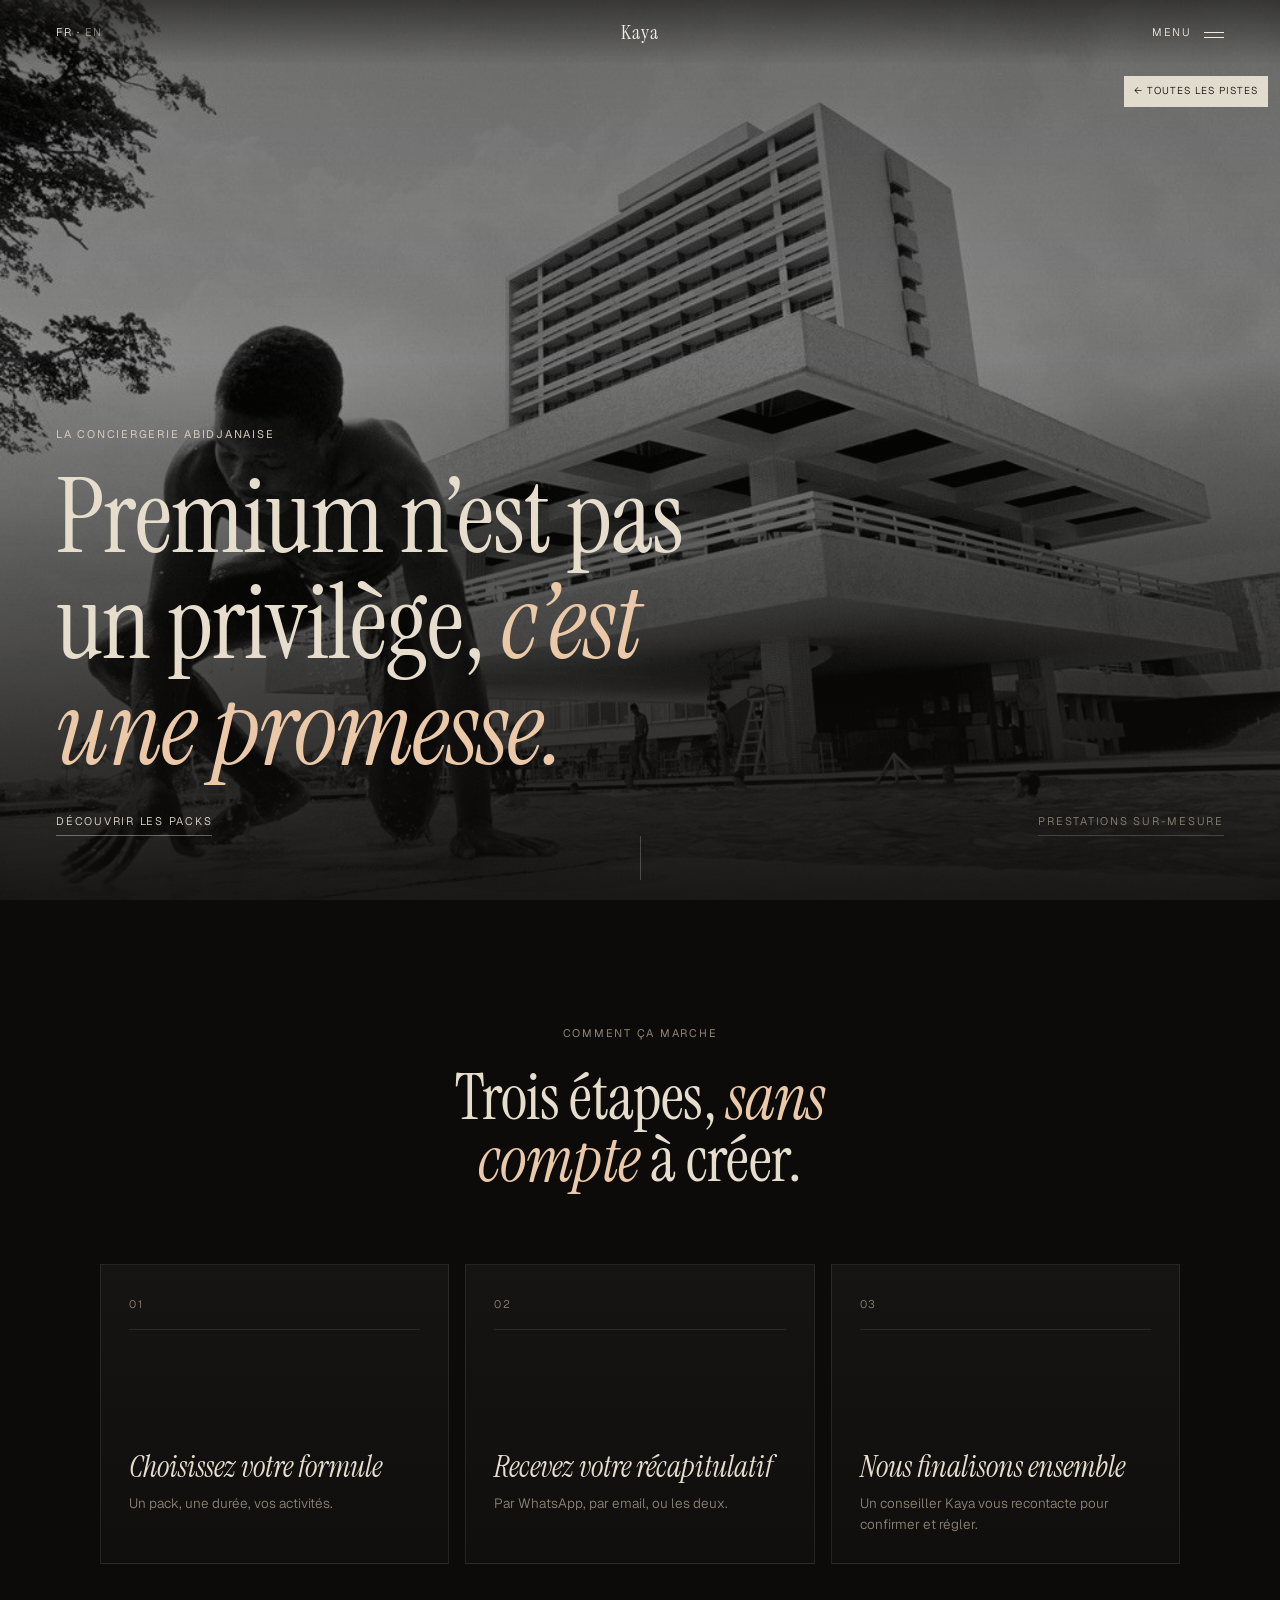
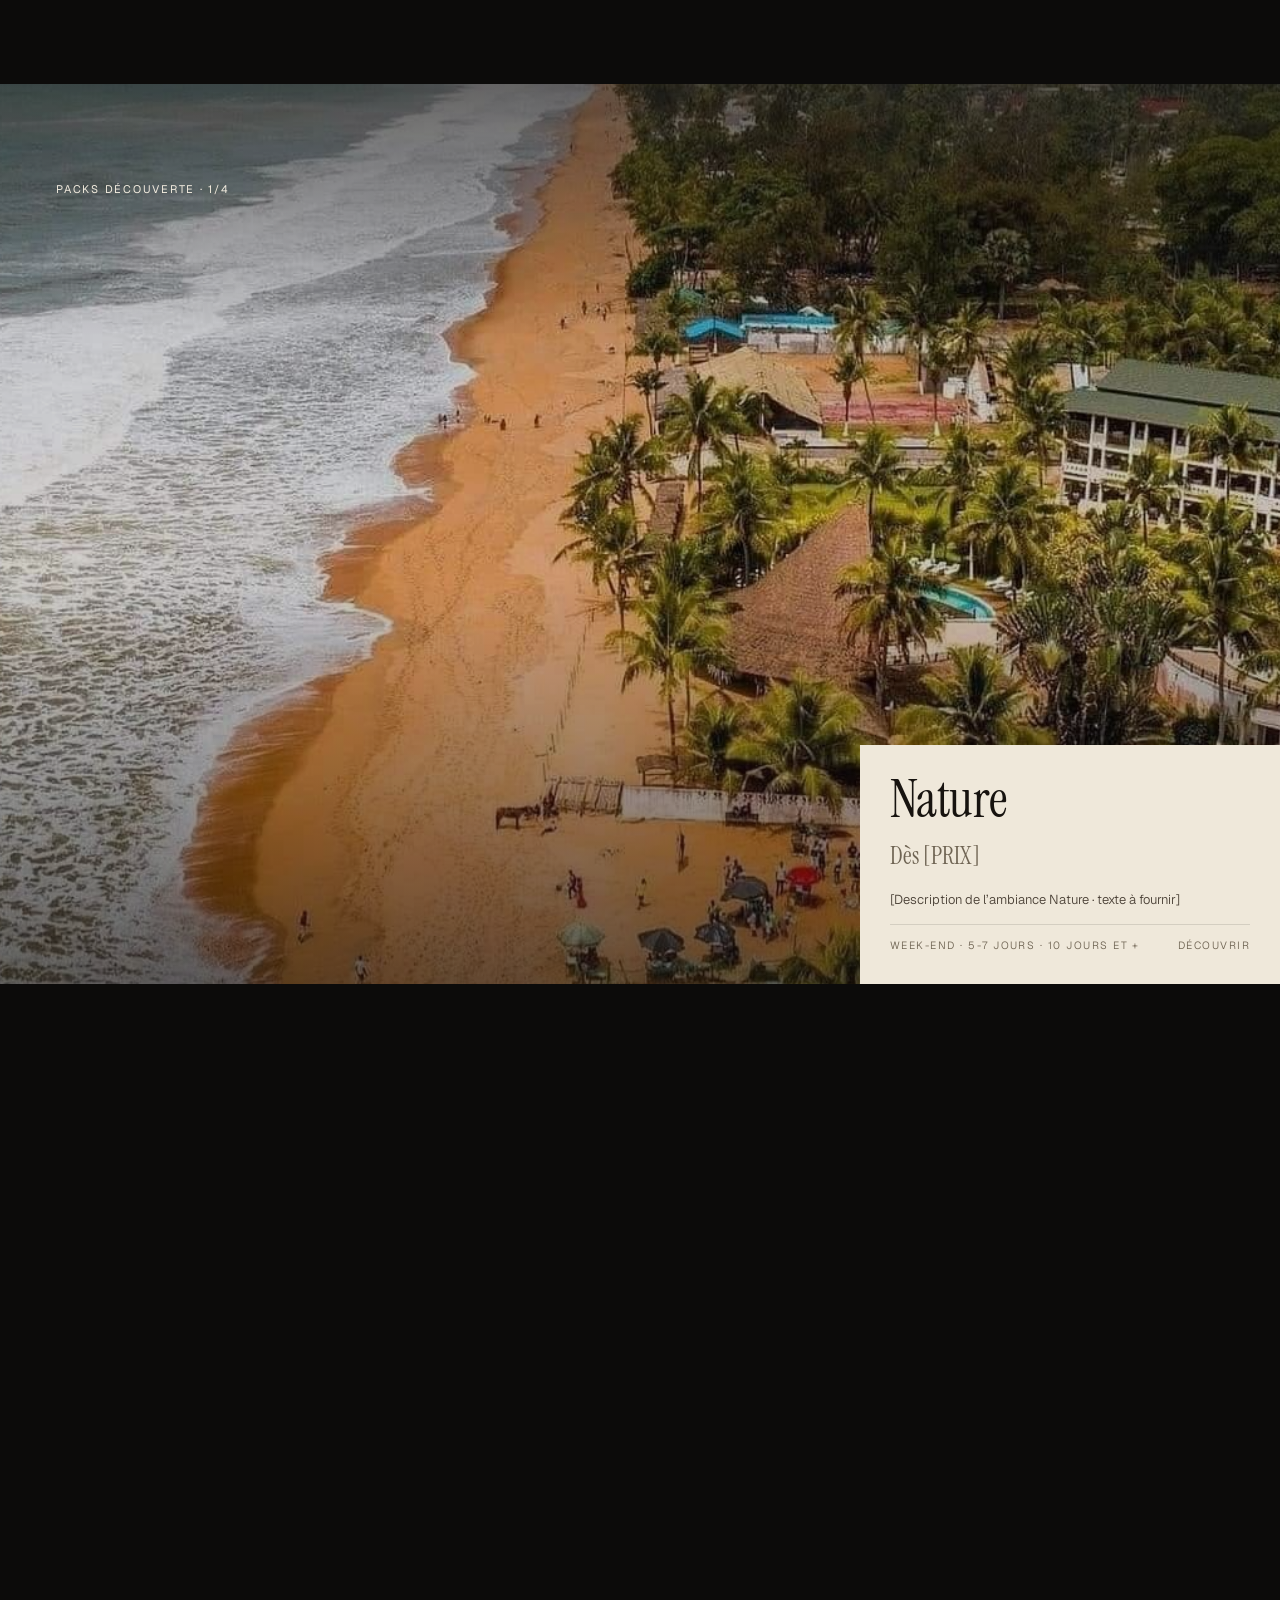
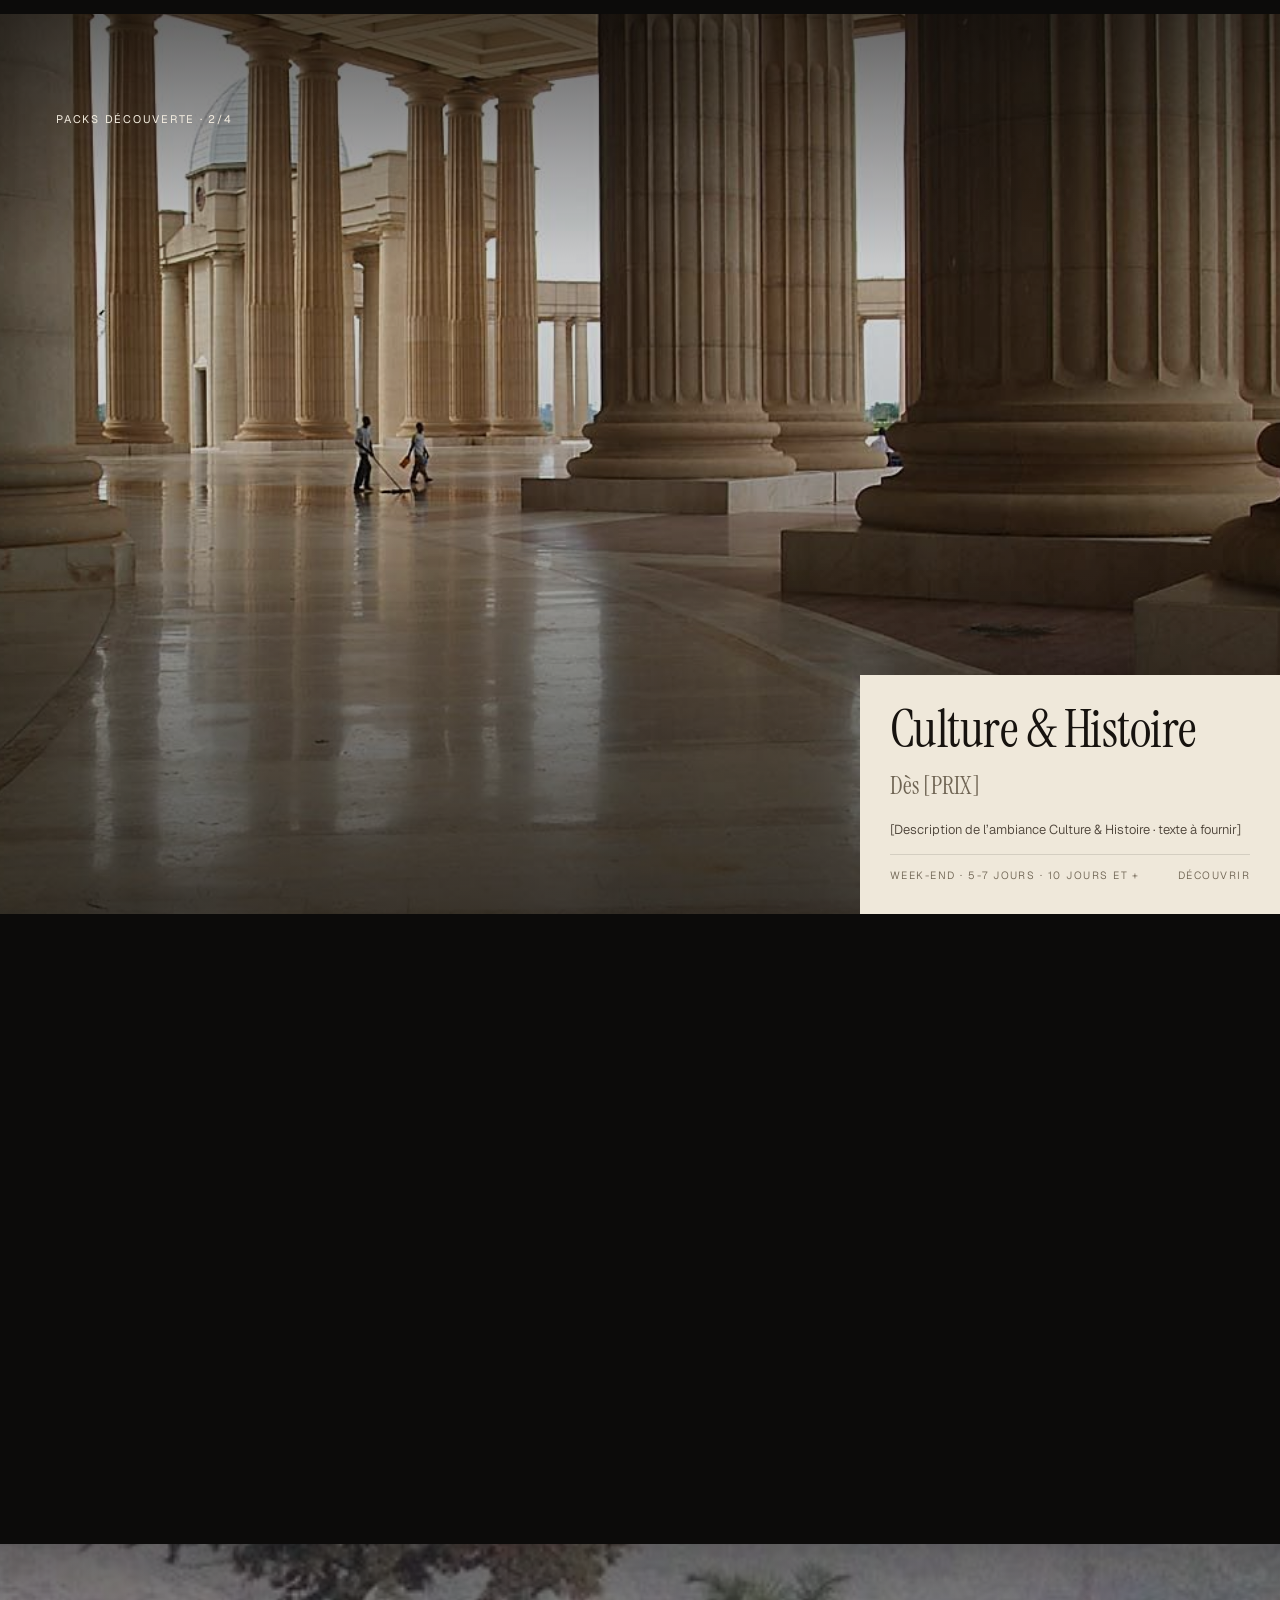
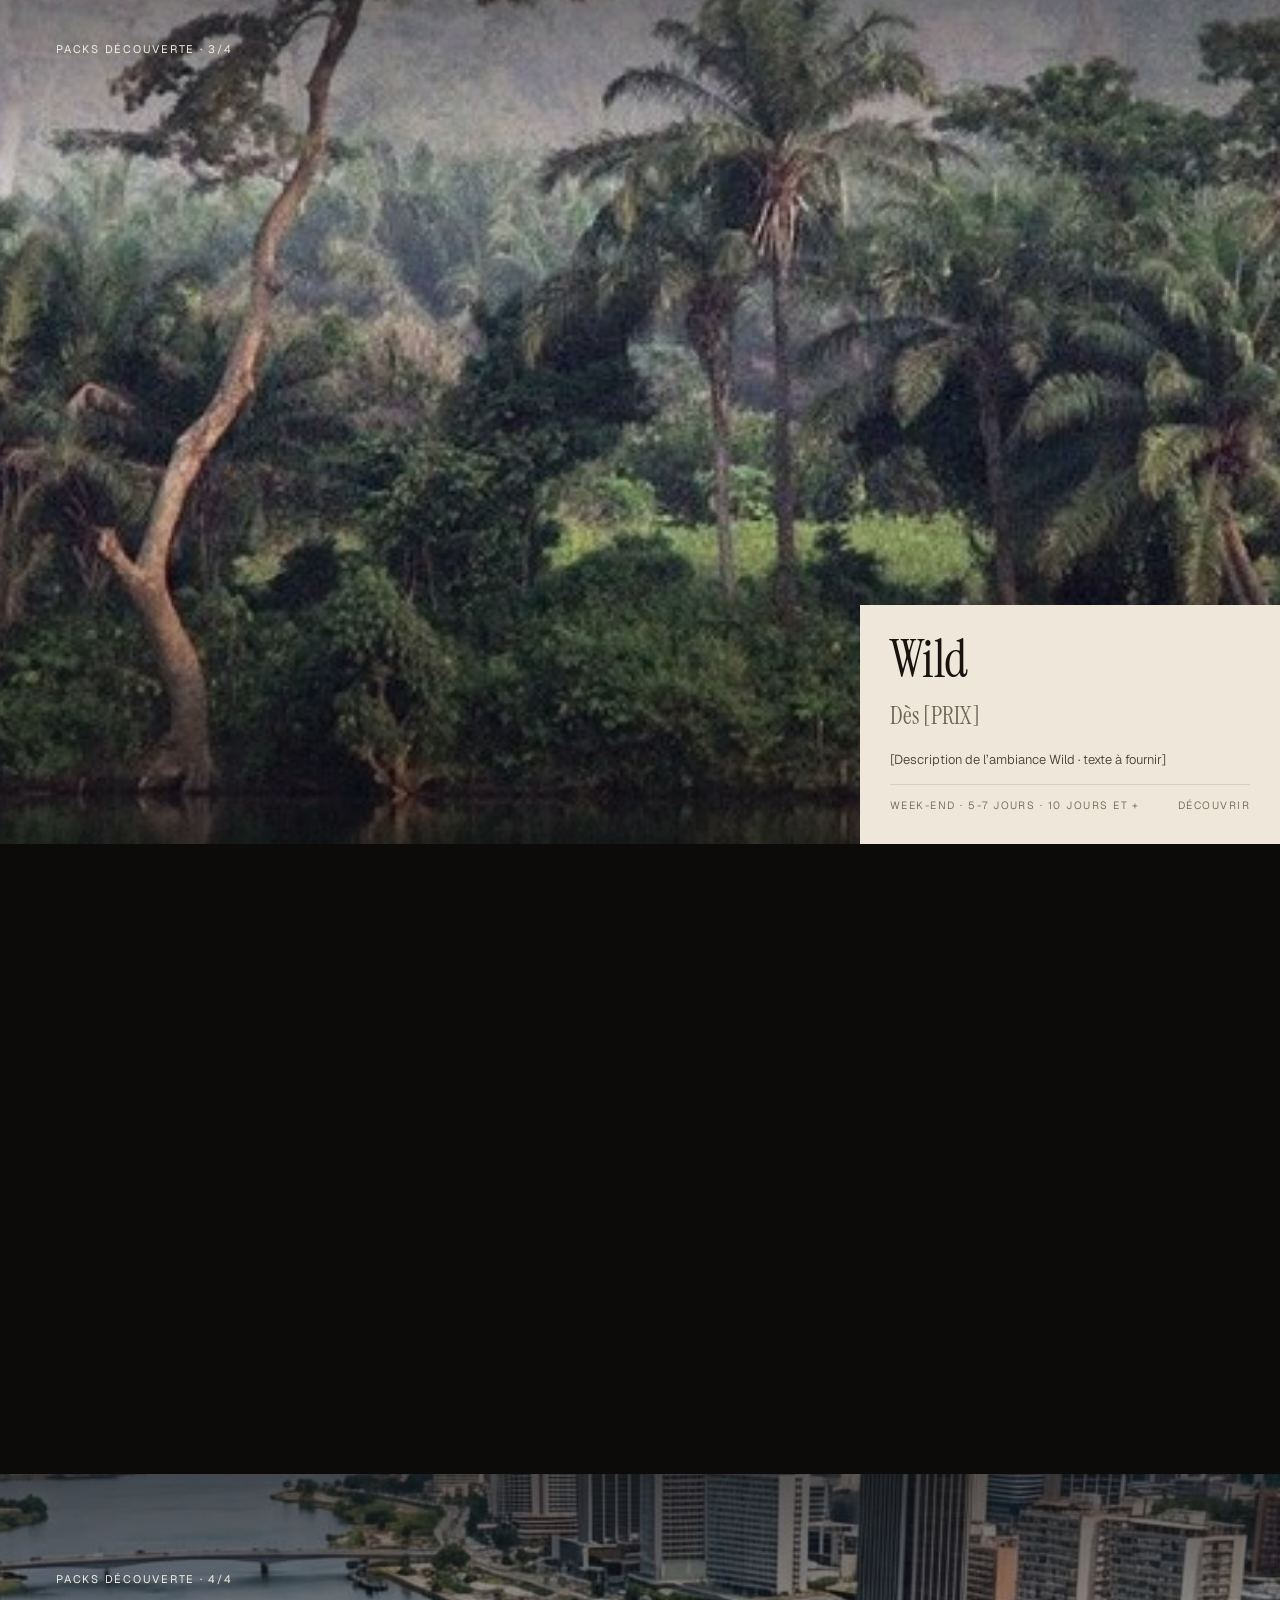
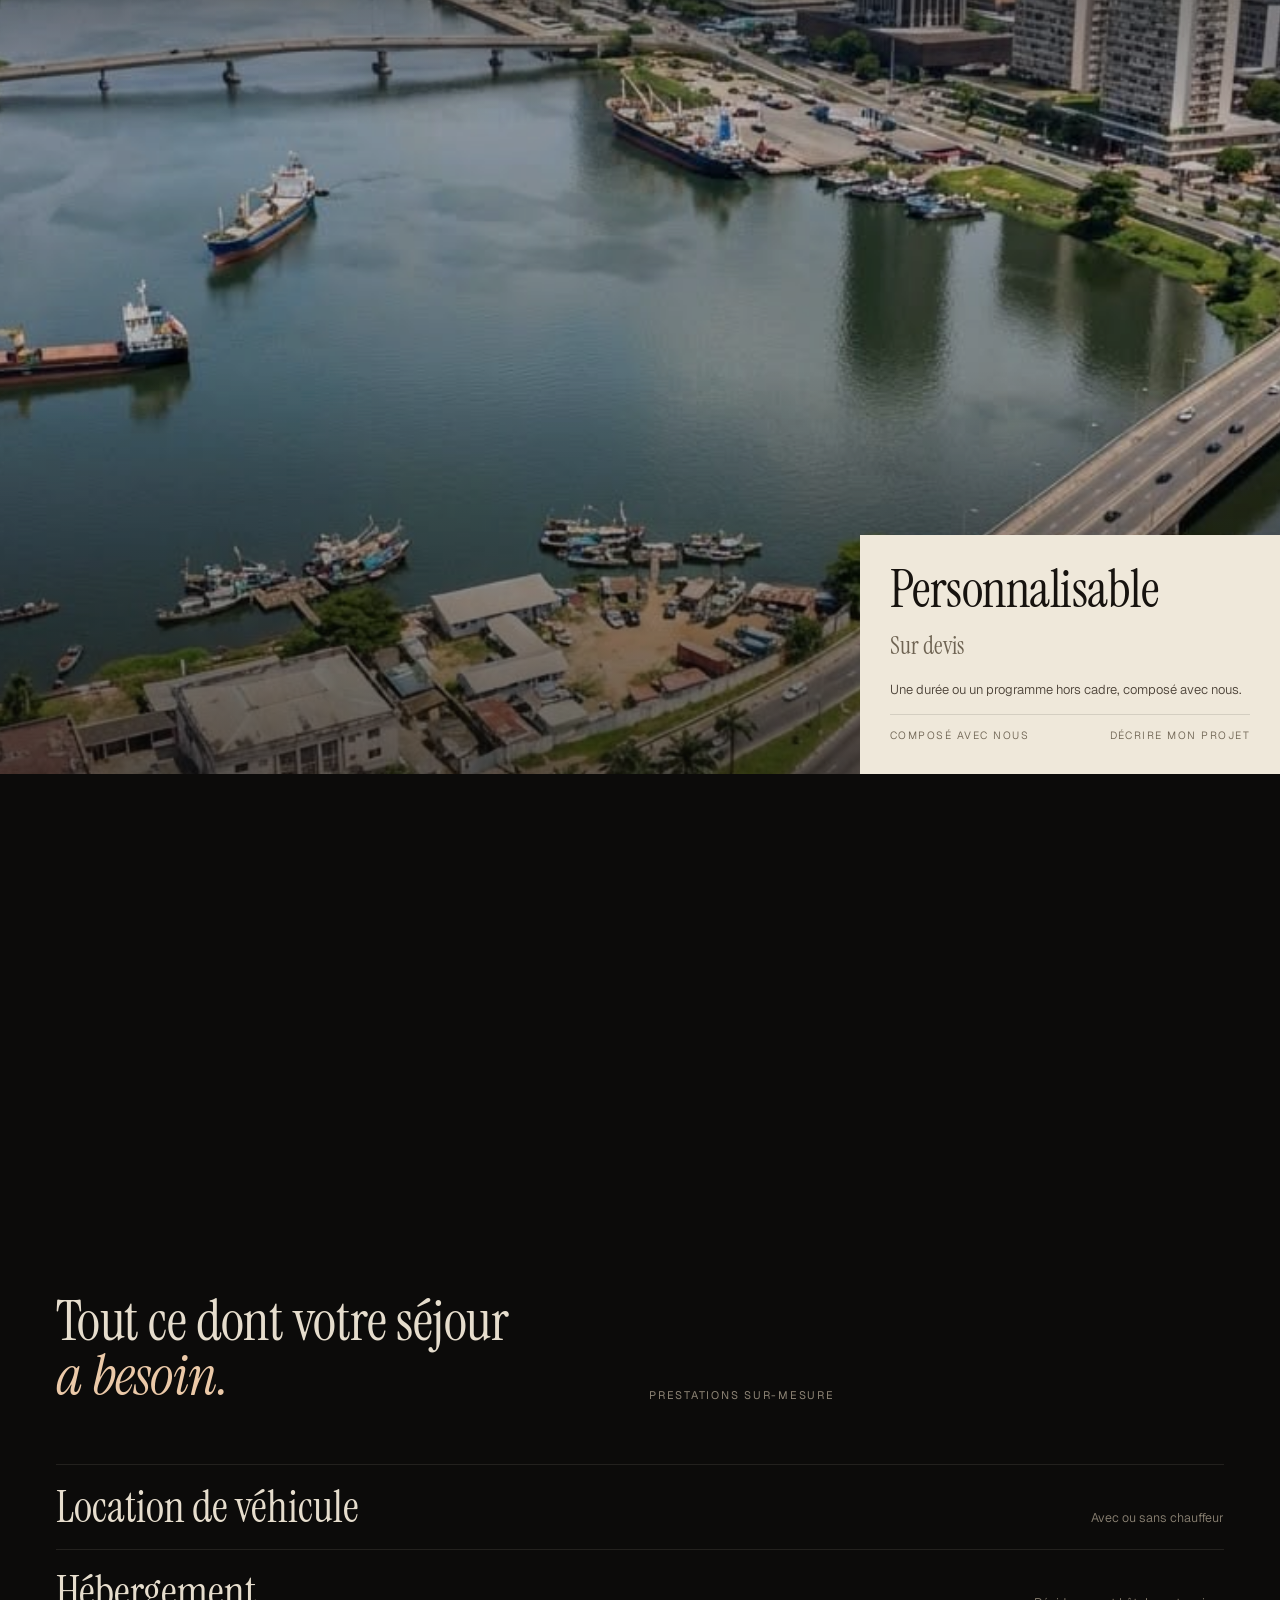
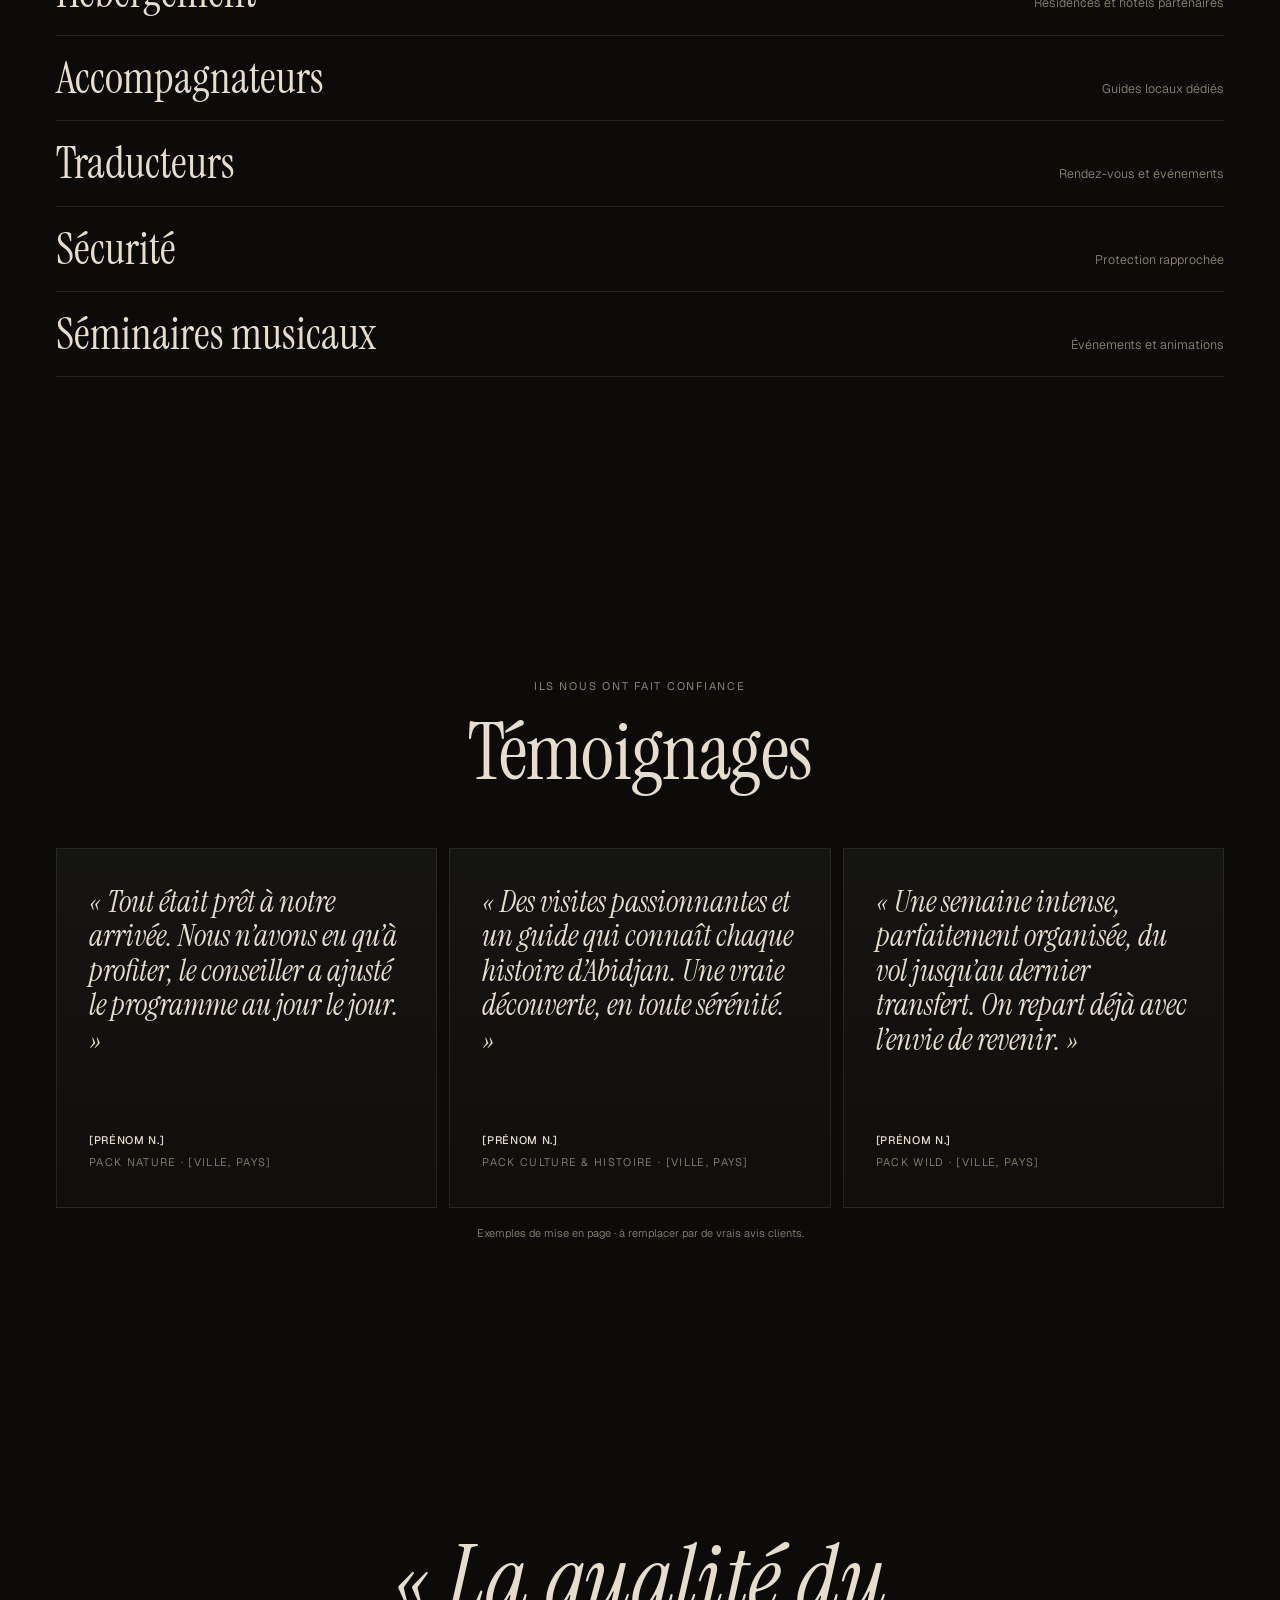
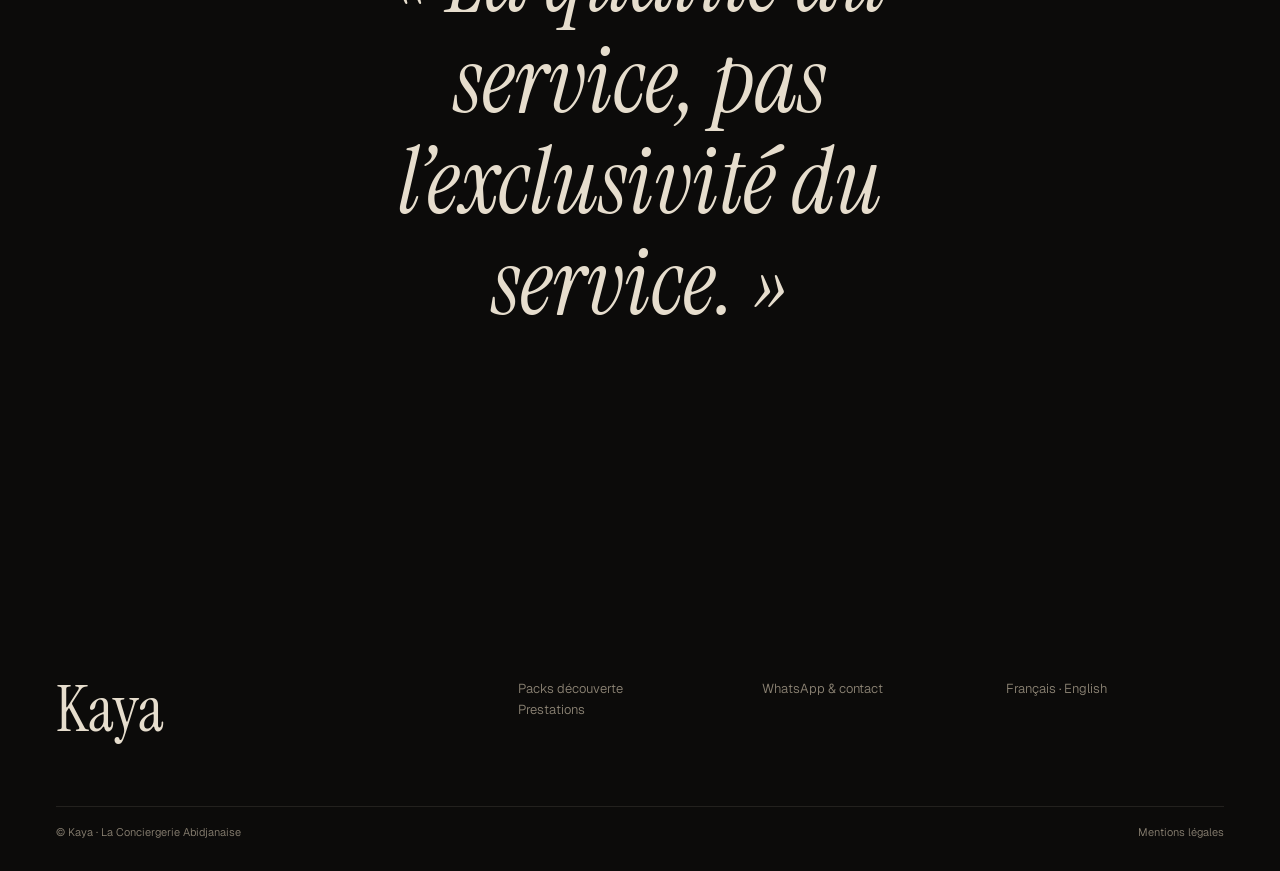
<file: pistes/2-nuit.html>
<!doctype html>
<html lang="fr">
<head>
<meta charset="utf-8">
<meta name="viewport" content="width=device-width, initial-scale=1">
<meta name="robots" content="noindex, nofollow">
<title>Kaya · Nuit d’Abidjan</title>
<link rel="preconnect" href="https://fonts.googleapis.com">
<link rel="preconnect" href="https://fonts.gstatic.com" crossorigin>
<link href="https://fonts.googleapis.com/css2?family=Instrument+Serif:ital@0;1&family=Geist:wght@300..600&display=swap" rel="stylesheet">
<style>
:root{--bg:#0C0B0A;--bg2:#141210;--paper:#EFE8DA;--ink:#17130F;--txt:#E6DDCD;--mut:#8D8475;--acc:#D9A47A;--line:rgba(230,221,205,.1);--pad:22px;--ease:cubic-bezier(.2,.7,.2,1)}
@media(min-width:960px){:root{--pad:56px}}
*{box-sizing:border-box;margin:0;padding:0}
html{scroll-behavior:smooth}
body{background:var(--bg);color:var(--txt);font-family:'Geist',sans-serif;font-size:15px;line-height:1.65;font-weight:330;-webkit-font-smoothing:antialiased}
img{display:block;width:100%;height:100%;object-fit:cover}
a{color:inherit;text-decoration:none}
button,input,select,textarea{font:inherit;color:inherit}
[hidden]{display:none!important}
.w{padding-left:var(--pad);padding-right:var(--pad)}
h1,h2,h3{font-family:'Instrument Serif',serif;font-weight:400;letter-spacing:-.01em;line-height:.98}
em{font-style:italic;color:#EBC9A8}
.sm{font-size:11px;letter-spacing:.16em;text-transform:uppercase;color:var(--mut);font-weight:400}
.lk{display:inline-flex;gap:12px;align-items:center;font-size:11px;letter-spacing:.16em;text-transform:uppercase;padding-bottom:6px;position:relative}
.lk::after{content:"";position:absolute;left:0;right:0;bottom:0;height:1px;background:currentColor;opacity:.4;transform-origin:left;transition:transform .6s var(--ease),opacity .4s}
.lk:hover::after{opacity:1;transform:scaleX(1.0)}
.btn{display:inline-flex;justify-content:center;align-items:center;min-height:50px;padding:0 26px;background:var(--paper);color:var(--ink);font-size:11px;letter-spacing:.16em;text-transform:uppercase;font-weight:500;border:0;cursor:pointer;transition:background .5s}
.btn:hover{background:#fff}
.back{position:fixed;right:12px;top:76px;z-index:90;font-size:10px;letter-spacing:.1em;text-transform:uppercase;background:rgba(239,232,218,.9);color:var(--ink);padding:7px 10px}

/* En-tête : discret, toujours transparent */
.top{position:fixed;z-index:60;top:0;left:0;right:0;display:grid;grid-template-columns:1fr auto 1fr;align-items:center;height:64px;padding:0 var(--pad);color:#F3ECDF;background:linear-gradient(to bottom,rgba(12,11,10,.55),transparent);transition:background .5s}
.top.solid{background:rgba(12,11,10,.92);backdrop-filter:blur(10px)}
.top .logo{font-family:'Instrument Serif';font-size:20px;font-weight:400;letter-spacing:.04em}
.top .lang{font-size:11px;letter-spacing:.14em}
.top .mb{justify-self:end;background:none;border:0;cursor:pointer;min-height:44px;font-size:11px;letter-spacing:.16em;text-transform:uppercase;display:flex;align-items:center;gap:12px}
.top .mb i{width:20px;height:1px;background:currentColor;position:relative;transition:transform .5s var(--ease)}
.top .mb i::after{content:"";position:absolute;left:0;top:5px;width:20px;height:1px;background:currentColor;transition:transform .5s var(--ease),top .5s var(--ease)}
body.menu .top .mb i{transform:translateY(2.5px) rotate(45deg)}
body.menu .top .mb i::after{top:0;transform:rotate(-90deg)}
.menu{position:fixed;inset:0;z-index:55;background:var(--bg);display:grid;align-content:center;padding:96px var(--pad) 40px;opacity:0;visibility:hidden;transition:opacity .8s var(--ease),visibility .8s}
body.menu .menu{opacity:1;visibility:visible}
.menu nav{display:grid;gap:6px}
.menu nav a{font-family:'Instrument Serif';font-weight:400;font-size:44px;line-height:1.1;opacity:0;transform:translateY(14px);transition:opacity .9s var(--ease),transform .9s var(--ease),color .4s}
body.menu .menu nav a{opacity:1;transform:none}
body.menu .menu nav a:nth-child(2){transition-delay:.06s}body.menu .menu nav a:nth-child(3){transition-delay:.12s}body.menu .menu nav a:nth-child(4){transition-delay:.18s}
.menu nav a:hover{color:var(--acc);font-style:italic}
.menu .ft{position:absolute;left:var(--pad);right:var(--pad);bottom:28px;display:flex;justify-content:space-between}
@media(min-width:960px){.menu nav a{font-size:88px}}

/* Accueil : immersion */
.hero{position:relative;height:100svh;min-height:600px;overflow:hidden}
.hero>img{position:absolute;inset:0;filter:grayscale(1) contrast(1.05) brightness(.8);transform:scale(1.12);animation:drift 22s ease-out forwards}
@keyframes drift{to{transform:scale(1)}}
.hero::after{content:"";position:absolute;inset:0;background:linear-gradient(to top,rgba(12,11,10,.92),rgba(12,11,10,.3) 60%,rgba(12,11,10,.45))}
.hero .c .sm{color:#D6CCBB}
.hero .c{position:absolute;z-index:2;left:var(--pad);right:var(--pad);bottom:44px}
.hero h1{font-size:48px;line-height:1.02;max-width:14ch;opacity:0;animation:fade 2.4s .4s var(--ease) forwards}
.hero .r{display:flex;flex-direction:column;align-items:flex-start;gap:18px;margin-top:30px;opacity:0;animation:fade 2s 1.2s var(--ease) forwards}
@keyframes fade{from{opacity:0;transform:translateY(12px)}to{opacity:1;transform:none}}
.scroll{display:none;position:absolute;z-index:2;left:50%;bottom:20px;width:1px;height:44px;background:rgba(230,221,205,.25);overflow:hidden}
.scroll::after{content:"";position:absolute;left:0;top:-44px;width:1px;height:44px;background:var(--txt);animation:drip 2.6s ease-in-out infinite}
@keyframes drip{to{top:44px}}
.scene .card .m span:first-child{display:none}
@media(min-width:600px){.scene .card .m span:first-child{display:inline}}
@media(min-width:960px){.hero .r{flex-direction:row;align-items:center;justify-content:space-between}.hero h1{font-size:104px}.hero .c{bottom:64px}.scroll{display:block}}

.silence{min-height:80svh;display:grid;place-items:center;text-align:center;padding:120px var(--pad)}
.silence h2{font-size:34px;max-width:16ch;margin:22px auto 0}
.silence .steps{display:grid;gap:12px;margin-top:72px;max-width:1080px;width:100%;text-align:left;counter-reset:st}
.silence .steps div{counter-increment:st;position:relative;display:grid;align-content:space-between;gap:56px;min-height:240px;padding:26px 24px 24px;background:linear-gradient(180deg,rgba(230,221,205,.045),rgba(230,221,205,.015));border:1px solid var(--line);transition:border-color .8s var(--ease),background .8s var(--ease),transform .8s var(--ease)}
.silence .steps div::before{content:"0" counter(st);font-size:11px;letter-spacing:.16em;color:var(--mut)}
.silence .steps div::after{content:"";position:absolute;left:24px;right:24px;top:58px;height:1px;background:var(--line)}
.silence .steps div:hover{border-color:rgba(230,221,205,.28);background:rgba(230,221,205,.05);transform:translateY(-4px)}
.silence .steps p{display:grid;gap:10px}
.silence .steps b{font-family:'Instrument Serif';font-weight:400;font-style:italic;font-size:30px;line-height:1.1;color:var(--txt)}
.silence .steps span{font-size:13.5px;line-height:1.55;color:var(--mut);min-height:3.1em}
@media(min-width:900px){.silence h2{font-size:64px}.silence .steps{grid-template-columns:repeat(3,1fr);gap:16px}.silence .steps div{min-height:300px;padding:30px 28px 28px}.silence .steps div::after{left:28px;right:28px;top:64px}}

/* Packs : plein écran, empilés */
.stack{position:relative}
.scene+.scene{margin-top:70svh}
.stack{padding-bottom:40svh}
.scene .card .pr{font-family:'Instrument Serif';font-weight:400;font-size:20px;color:#6F6453;margin-top:-4px}
@media(min-width:960px){.scene .card .pr{font-size:24px}}
.scene{position:sticky;top:0;height:100svh;overflow:hidden;display:block}
.scene>img{position:absolute;inset:0;transform:scale(1.06);transition:transform 2.4s var(--ease);filter:brightness(.82)}
.scene:hover>img{transform:scale(1.02)}
.scene::after{content:"";position:absolute;inset:0;background:linear-gradient(to top,rgba(12,11,10,.55),transparent 45%),linear-gradient(to bottom,rgba(12,11,10,.55),transparent 28%)}
.scene .idx{position:absolute;z-index:2;color:#F3ECDF!important;left:var(--pad);top:96px}
.scene .card{position:absolute;z-index:3;right:0;bottom:0;width:min(86%,380px);background:var(--paper);color:var(--ink);padding:22px 22px 20px;display:grid;gap:14px}
.scene .card h3{font-size:38px}
.scene .card p{font-size:13px;line-height:1.55;color:#4A4036}
.scene .card .m{display:flex;justify-content:space-between;font-size:10.5px;letter-spacing:.14em;text-transform:uppercase;color:#6F6453;padding-top:12px;border-top:1px solid rgba(23,19,15,.12)}
@media(min-width:960px){.scene .card{width:420px;padding:30px}.scene .card h3{font-size:52px}}

.pres{padding-top:160px;padding-bottom:160px}
.pres .h{display:grid;gap:18px;margin-bottom:60px}
.pres .h h2{font-size:34px;max-width:18ch}
@media(min-width:960px){.pres .h{grid-template-columns:1fr 1fr;align-items:end}.pres .h h2{font-size:56px}}
.plist{list-style:none}
.plist a{display:grid;grid-template-columns:1fr auto;align-items:baseline;gap:10px;padding:18px 0;border-top:1px solid var(--line)}
.plist li:last-child a{border-bottom:1px solid var(--line)}
.plist b{font-family:'Instrument Serif';font-weight:400;font-size:26px;line-height:1.1;transition:color .5s,padding .6s var(--ease)}
.plist .t{font-size:12.5px;color:var(--mut)}
.plist a:hover b{color:var(--acc);font-style:italic;padding-left:10px}
@media(min-width:960px){.plist b{font-size:44px}}
.follow{position:fixed;z-index:40;width:280px;aspect-ratio:4/5;pointer-events:none;opacity:0;transform:translate(-50%,-50%) scale(.96);transition:opacity .6s,transform .8s var(--ease)}
.follow.on{opacity:1;transform:translate(-50%,-50%) scale(1)}

.quiet{min-height:100svh;display:grid;place-items:center;text-align:center;padding:120px var(--pad)}
.quiet blockquote{font-family:'Instrument Serif';font-style:italic;font-weight:400;font-size:36px;line-height:1.1;max-width:16ch}
@media(min-width:960px){.quiet blockquote{font-size:92px}}

/* Pages */
.ph{padding-top:150px;padding-bottom:70px;display:grid;gap:18px}
.ph h1{font-size:48px}
.ph p{color:var(--mut);max-width:44ch}
@media(min-width:960px){.ph{grid-template-columns:1.6fr 1fr;align-items:end;padding-top:200px}.ph h1{font-size:110px}}

/* Fiche pack : écran partagé */
.pk{display:grid}
.pk .vis{position:relative;height:88svh;overflow:hidden}
.pk .vis img{position:absolute;inset:0;filter:brightness(.82)}
.pk .vis::after{content:"";position:absolute;inset:0;background:linear-gradient(to top,rgba(12,11,10,.8),transparent 55%)}
.pk .vis .c{position:absolute;z-index:2;left:var(--pad);right:var(--pad);bottom:36px}
.pk .vis h1{font-size:60px;margin:16px 0 12px}
.pk .vis p{font-size:13px;color:#CFC5B4;max-width:36ch}
.pk .cfg{padding:72px var(--pad) 0}
@media(min-width:1000px){.pk{grid-template-columns:46% 1fr}.pk .vis{position:sticky;top:0;height:100svh}.pk .vis h1{font-size:104px}.pk .cfg{padding:150px 64px 0}}
.blk{margin-bottom:80px}
.blk .sm{display:block;margin-bottom:14px}
.blk h2{font-size:30px;margin-bottom:28px}
@media(min-width:960px){.blk h2{font-size:44px}}
[data-durations]{display:grid;grid-template-columns:repeat(3,1fr);border-top:1px solid var(--line);border-bottom:1px solid var(--line)}
.dur{background:none;border:0;cursor:pointer;text-align:left;padding:20px 0;display:grid;gap:6px;position:relative}
.dur-l{font-family:'Instrument Serif';font-weight:400;font-size:22px;line-height:1;color:var(--mut);transition:color .5s}
.dur-s{font-size:11px;color:var(--mut)}
.dur::after{content:"";position:absolute;left:0;right:12px;bottom:-1px;height:1px;background:var(--txt);transform:scaleX(0);transform-origin:left;transition:transform .7s var(--ease)}
.dur[aria-selected=true] .dur-l{color:var(--txt);font-style:italic}
.dur[aria-selected=true]::after{transform:scaleX(1)}
@media(min-width:960px){.dur-l{font-size:32px}.dur{padding:28px 0}}
.cat{padding:26px 0;border-top:1px solid var(--line);animation:fu .9s both var(--ease);animation-delay:calc(var(--i)*90ms)}
@keyframes fu{from{opacity:0;transform:translateY(10px)}to{opacity:1;transform:none}}
.cat-h{display:flex;gap:14px;align-items:baseline;margin-bottom:16px}
.cat-n{font-size:11px;color:var(--mut);letter-spacing:.1em}
.cat-t{font-family:'Instrument Serif';font-weight:400;font-size:22px}
.cat-hint{margin-left:auto;font-size:11px;color:var(--mut)}
.opts{display:grid;grid-template-columns:repeat(3,1fr);gap:10px}
.opt{background:none;border:0;cursor:pointer;text-align:left;display:grid;gap:10px;position:relative}
.opt-im{aspect-ratio:3/4;overflow:hidden}
.opt-im img{filter:grayscale(1) brightness(.7);transition:filter .9s var(--ease),transform 1.4s var(--ease)}
.opt:hover .opt-im img{filter:grayscale(.5) brightness(.85);transform:scale(1.03)}
.opt[aria-pressed=true] .opt-im img{filter:none}
.opt-l{font-size:12.5px;color:var(--mut);transition:color .4s}
.opt[aria-pressed=true] .opt-l{color:var(--txt)}
.opt-c{position:absolute;top:10px;right:10px;width:7px;height:7px;border-radius:50%;background:var(--paper);opacity:0;transition:opacity .5s}
.opt[aria-pressed=true] .opt-c{opacity:1}
.bar{position:sticky;bottom:0;z-index:20;margin:0 calc(var(--pad)*-1);background:rgba(12,11,10,.88);backdrop-filter:blur(10px);border-top:1px solid var(--line)}
@media(min-width:1000px){.bar{margin:0 -64px}}
.bar .in{display:flex;justify-content:space-between;align-items:center;gap:14px;padding:14px var(--pad)}
@media(min-width:1000px){.bar .in{padding:16px 64px}}
.bar small{display:block;font-size:10.5px;letter-spacing:.12em;text-transform:uppercase;color:var(--mut)}
.bar b{font-family:'Instrument Serif';font-weight:400;font-size:24px}
.bar .prog{height:1px;background:var(--line)}
.bar .prog i{display:block;height:100%;background:var(--txt);transform-origin:left;transform:scaleX(0);transition:transform .8s var(--ease)}
.atyp{padding:40px 0 140px}
.atyp h3{font-size:28px;margin:14px 0 20px;max-width:20ch}

/* Prestations : plein cadre en grille */
.pgrid{display:grid;gap:2px;padding-bottom:140px}
@media(min-width:700px){.pgrid{grid-template-columns:1fr 1fr}}
@media(min-width:1100px){.pgrid{grid-template-columns:repeat(3,1fr)}}
.pt{position:relative;height:72svh;overflow:hidden;display:block}
.pt img{position:absolute;inset:0;filter:grayscale(.7) brightness(.7);transition:filter 1s var(--ease),transform 1.6s var(--ease)}
.pt:hover img{filter:none;transform:scale(1.03)}
.pt::after{content:"";position:absolute;inset:0;background:linear-gradient(to top,rgba(12,11,10,.85),rgba(12,11,10,.1) 55%)}
.pt .c{position:absolute;z-index:2;left:22px;right:22px;bottom:22px}
.pt h3{font-size:30px}
.pt span{display:block;margin-top:8px;font-size:13px;color:#E3DACB}

/* Formulaires */
.fields{display:grid;gap:30px}
@media(min-width:700px){.fields{grid-template-columns:1fr 1fr;column-gap:32px}.fld-notes{grid-column:1/-1}}
.fld{display:grid;gap:6px}
.fld-l{font-size:10.5px;letter-spacing:.14em;text-transform:uppercase;color:var(--mut)}
.fld-i{width:100%;background:transparent;border:0;border-bottom:1px solid rgba(230,221,205,.22);padding:10px 0;min-height:46px;font-size:20px;font-family:'Instrument Serif';font-weight:400;outline:none;border-radius:0;color-scheme:dark;transition:border-color .5s}
.fld-i::placeholder{color:#5d564d}
.fld-i:focus{border-bottom-color:var(--txt)}
select.fld-i option{background:var(--bg2)}
.hint{font-size:11px;color:var(--mut);margin-top:14px}

/* Récap : ticket */
.rc{display:grid;gap:60px;padding-bottom:140px}
@media(min-width:960px){.rc{grid-template-columns:1fr 1fr;gap:96px;align-items:start}}
.ticket{background:var(--paper);color:var(--ink);padding:30px 24px;--m:radial-gradient(circle at 10px 10px,transparent 9px,#000 9.5px);-webkit-mask:var(--m) -10px -10px/20px 20px repeat-x,linear-gradient(#000,#000) 0 10px/100% calc(100% - 20px) no-repeat,var(--m) -10px calc(100% + 10px)/20px 20px repeat-x;mask:var(--m) -10px -10px/20px 20px repeat-x,linear-gradient(#000,#000) 0 10px/100% calc(100% - 20px) no-repeat,var(--m) -10px calc(100% + 10px)/20px 20px repeat-x}
.ticket .tag{font-size:10px;letter-spacing:.2em;text-transform:uppercase;color:#7A6D5A}
.ticket h3{font-size:32px;margin:10px 0 16px}
.sum-row{display:flex;justify-content:space-between;gap:16px;padding:12px 0;border-bottom:1px dashed rgba(23,19,15,.2);animation:fu .7s both var(--ease);animation-delay:calc(var(--i)*60ms)}
.sum-k{font-size:12px;color:#6F6453}
.sum-v{font-family:'Instrument Serif';text-align:right}
.sum-empty a{text-decoration:underline}
.chs{display:grid;border-top:1px solid var(--line);margin-top:12px}
.ch{display:flex;align-items:center;gap:14px;min-height:56px;border-bottom:1px solid var(--line);cursor:pointer;font-family:'Instrument Serif';font-weight:400;font-size:20px;color:var(--mut);transition:color .4s}
.ch input{appearance:none;width:8px;height:8px;border-radius:50%;background:transparent;box-shadow:0 0 0 1px var(--mut);cursor:pointer;flex:none;margin-left:3px}
.ch input:checked{background:var(--txt);box-shadow:0 0 0 1px var(--txt)}
.ch:has(input:checked){color:var(--txt);font-style:italic}
.chs .fld{padding:2px 0 16px 25px;border-bottom:1px solid var(--line)}
.err{font-size:12px;color:#E39A80;min-height:20px;margin-top:14px}

.sent{min-height:100svh;display:grid;place-items:center;text-align:center;padding:96px var(--pad);position:relative;overflow:hidden}
.sent>img{position:absolute;inset:0;opacity:.18;filter:grayscale(1);transform:scale(1.1);animation:drift 20s ease-out forwards}
.sent>div{position:relative;animation:fade 2s var(--ease) both}
.sent h1{font-size:64px;font-style:italic}
@media(min-width:960px){.sent h1{font-size:150px}}
.sent p{max-width:40ch;margin:16px auto 0;color:#BFB5A4}
.sent .acts{display:flex;flex-wrap:wrap;justify-content:center;gap:26px;margin-top:36px;align-items:center}

footer{padding-top:96px;padding-bottom:30px}
footer .g{display:grid;gap:26px;font-size:13px;color:var(--mut);grid-template-columns:1fr 1fr}
footer .logo{grid-column:1/-1;font-family:'Instrument Serif';font-weight:400;font-size:44px;color:var(--txt);line-height:1}
@media(min-width:960px){footer .g{grid-template-columns:2fr 1fr 1fr 1fr}footer .logo{grid-column:auto;font-size:64px}}
footer .legal{display:flex;justify-content:space-between;font-size:11px;color:var(--mut);margin-top:64px;padding-top:16px;border-top:1px solid var(--line)}

/* Ajouts prototype : vol, témoignages */
.lead2{font-size:14px;color:var(--mut);margin:-14px 0 22px}
.fl-seg{display:grid;grid-template-columns:1fr 1fr;border-top:1px solid var(--line);border-bottom:1px solid var(--line)}
.fl-btn{position:relative;background:none;border:0;padding:20px 12px 20px 0;text-align:left;font-family:'Instrument Serif',serif;font-size:22px;line-height:1.1;color:var(--mut);cursor:pointer;transition:color .5s}
.fl-btn::after{content:"";position:absolute;left:0;right:12px;bottom:-1px;height:1px;background:var(--txt);transform:scaleX(0);transform-origin:left;transition:transform .7s var(--ease)}
.fl-btn[aria-pressed=true]{color:var(--txt);font-style:italic}.fl-btn[aria-pressed=true]::after{transform:scaleX(1)}
.fl-fields{display:grid;gap:28px;margin-top:30px;animation:fu .8s both var(--ease)}
@media(min-width:700px){.fl-fields{grid-template-columns:1fr 1fr;column-gap:32px}.fld-classe{grid-column:1/-1}}
@media(min-width:960px){.fl-btn{font-size:28px}}
.testis{padding-top:140px;padding-bottom:40px}
.testis .th{text-align:center;display:grid;gap:18px;justify-items:center;margin-bottom:56px}
.testis h2{font-size:44px}
.testis-list{display:flex;gap:12px;overflow-x:auto;scroll-snap-type:x mandatory;scrollbar-width:none;margin:0 calc(var(--pad)*-1);padding:0 var(--pad);scroll-padding:0 var(--pad)}
.testis-list::-webkit-scrollbar{display:none}
.testi{flex:0 0 86%;scroll-snap-align:start;border:1px solid var(--line);background:linear-gradient(180deg,rgba(230,221,205,.045),rgba(230,221,205,.015));padding:30px 26px;display:grid;gap:48px;align-content:space-between;min-height:300px}
.testi blockquote{font-family:'Instrument Serif',serif;font-style:italic;font-size:26px;line-height:1.15;color:var(--txt)}
.testi figcaption{display:grid;gap:4px;font-size:11px;letter-spacing:.12em;text-transform:uppercase;color:var(--mut)}
.testi figcaption b{font-weight:500;color:var(--txt);letter-spacing:.06em}
.swipe-ctrl{display:flex;justify-content:space-between;align-items:center;margin-top:22px}
.swipe-dots{display:flex;gap:8px}.swipe-dots span{width:18px;height:1px;background:var(--line);transition:background .4s,width .4s}.swipe-dots span.on{background:var(--txt);width:36px}
.swipe-arrows{display:flex;gap:8px}.swipe-arrows button{width:46px;height:46px;border-radius:50%;border:1px solid var(--line);background:none;cursor:pointer;color:var(--txt);transition:background .4s,color .4s}
.swipe-arrows button:hover:not(:disabled){background:var(--paper);color:var(--ink)}.swipe-arrows button:disabled{opacity:.3;cursor:default}
.testis-note{font-size:11px;color:var(--mut);margin-top:16px;text-align:center}
@media(min-width:960px){.testis h2{font-size:80px}.testi{flex:0 0 calc(33.333% - 8px);min-height:360px;padding:36px 32px}.testi blockquote{font-size:30px}}
.sum-total .sum-k{color:var(--ink);font-weight:600}.sum-total .sum-v{font-size:22px}

@media(max-width:700px){.bar .in{display:grid;grid-template-columns:1fr;gap:12px}.bar .in>div{display:flex;justify-content:space-between;align-items:baseline}.bar .btn{width:100%}}
.btn{white-space:nowrap}
@media(max-width:600px){.fl-seg{grid-template-columns:1fr}.fl-btn{padding:16px 0;border-bottom:1px solid var(--line)}.fl-btn:last-child{border-bottom:0}}
.reveal{opacity:0;transform:translateY(16px);transition:opacity 1.6s var(--ease),transform 1.6s var(--ease)}
.reveal.in{opacity:1;transform:none}
@media(prefers-reduced-motion:reduce){*{animation:none!important;transition:none!important}.reveal,.hero h1,.hero .r{opacity:1;transform:none}}
</style>
</head>
<body>
<a class="back" href="/pistes/index.html">← Toutes les pistes</a>

<header class="top" id="top"><span class="lang">FR · <span style="opacity:.5">EN</span></span><a class="logo" href="#/">Kaya</a><button class="mb" id="mb" aria-expanded="false">Menu <i></i></button></header>
<div class="menu" id="menu" aria-hidden="true">
  <nav>
    <a href="#/">Accueil</a>
    <a href="#/packs">Packs découverte</a>
    <a href="#/prestations">Prestations</a>
    <a href="#" data-wa><i>WhatsApp</i></a>
  </nav>
  <div class="ft sm"><span>La conciergerie abidjanaise</span><span>Français · English</span></div>
</div>

<main>
<!-- 01 ACCUEIL -->
<div data-view="home">
  <section class="hero">
    <img src="/provisoire/civ-04.jpg" alt="L’Hôtel Ivoire en noir et blanc">
    <div class="c">
      <span class="sm">La conciergerie abidjanaise</span>
      <h1 style="margin-top:18px">Premium n’est pas un privilège, <em>c’est une promesse.</em></h1>
      <div class="r"><a class="lk" href="#/packs">Découvrir les packs</a><a class="lk" href="#/prestations" style="color:var(--mut)">Prestations sur-mesure</a></div>
    </div>
    <span class="scroll" aria-hidden="true"></span>
  </section>

  <section class="silence">
    <div class="reveal">
      <span class="sm">Comment ça marche</span>
      <h2>Trois étapes, <em>sans compte</em> à créer.</h2>
      <div class="steps">
        <div><p><b>Choisissez votre formule</b><span>Un pack, une durée, vos activités.</span></p></div>
        <div><p><b>Recevez votre récapitulatif</b><span>Par WhatsApp, par email, ou les deux.</span></p></div>
        <div><p><b>Nous finalisons ensemble</b><span>Un conseiller Kaya vous recontacte pour confirmer et régler.</span></p></div>
      </div>
    </div>
  </section>

  <section class="stack" aria-label="Packs découverte">
    <a class="scene" href="#/pack/nature"><img src="/provisoire/civ-12.jpg" alt=""><span class="idx sm" style="color:#E6DDCD">Packs découverte · 1/4</span><div class="card"><h3>Nature</h3><span class="pr">Dès [PRIX]</span><p>[Description de l’ambiance Nature · texte à fournir]</p><div class="m"><span>Week-end · 5-7 jours · 10 jours et +</span><span>Découvrir</span></div></div></a>
    <a class="scene" href="#/pack/culture-histoire"><img src="/provisoire/civ-07.jpg" alt=""><span class="idx sm" style="color:#E6DDCD">Packs découverte · 2/4</span><div class="card"><h3>Culture &amp; Histoire</h3><span class="pr">Dès [PRIX]</span><p>[Description de l’ambiance Culture &amp; Histoire · texte à fournir]</p><div class="m"><span>Week-end · 5-7 jours · 10 jours et +</span><span>Découvrir</span></div></div></a>
    <a class="scene" href="#/pack/wild"><img src="/provisoire/civ-08.jpg" alt=""><span class="idx sm" style="color:#E6DDCD">Packs découverte · 3/4</span><div class="card"><h3>Wild</h3><span class="pr">Dès [PRIX]</span><p>[Description de l’ambiance Wild · texte à fournir]</p><div class="m"><span>Week-end · 5-7 jours · 10 jours et +</span><span>Découvrir</span></div></div></a>
    <a class="scene" href="#/prestation/sur-mesure"><img src="/provisoire/civ-06.jpg" alt=""><span class="idx sm" style="color:#E6DDCD">Packs découverte · 4/4</span><div class="card"><h3>Personnalisable</h3><span class="pr">Sur devis</span><p>Une durée ou un programme hors cadre, composé avec nous.</p><div class="m"><span>Composé avec nous</span><span>Décrire mon projet</span></div></div></a>
  </section>

  <section class="pres w">
    <div class="h reveal"><h2>Tout ce dont votre séjour <em>a besoin.</em></h2><span class="sm">Prestations sur-mesure</span></div>
    <ul class="plist hov">
      <li><a href="#/prestation/vehicule" data-img="/provisoire/civ-02.jpg"><b>Location de véhicule</b><span class="t">Avec ou sans chauffeur</span></a></li>
      <li><a href="#/prestation/hebergement" data-img="/provisoire/civ-04.jpg"><b>Hébergement</b><span class="t">Résidences et hôtels partenaires</span></a></li>
      <li><a href="#/prestation/accompagnateurs" data-img="/provisoire/civ-01.jpg"><b>Accompagnateurs</b><span class="t">Guides locaux dédiés</span></a></li>
      <li><a href="#/prestation/traducteurs" data-img="/provisoire/civ-06.jpg"><b>Traducteurs</b><span class="t">Rendez-vous et événements</span></a></li>
      <li><a href="#/prestation/securite" data-img="/provisoire/civ-13.jpg"><b>Sécurité</b><span class="t">Protection rapprochée</span></a></li>
      <li><a href="#/prestation/seminaires" data-img="/provisoire/civ-10.jpg"><b>Séminaires musicaux</b><span class="t">Événements et animations</span></a></li>
    </ul>
  </section>

  <section class="testis w" data-testis="home"><div class="th reveal"><span class="sm">Ils nous ont fait confiance</span><h2>Témoignages</h2></div><div class="testis-list"></div></section>

  <section class="quiet"><blockquote class="reveal">« La qualité du service, pas l’exclusivité du service. »</blockquote></section>
</div>

<!-- 02 PACKS -->
<div data-view="packs" hidden>
  <section class="ph w"><div><span class="sm">Packs découverte</span><h1 style="margin-top:18px">Quatre expériences, <em>à votre rythme.</em></h1></div><p>Choisissez un pack, puis la durée de votre séjour : le contenu et le prix s’adaptent.</p></section>
  <section class="stack">
    <a class="scene" href="#/pack/nature"><img src="/provisoire/civ-12.jpg" alt=""><span class="idx sm" style="color:#E6DDCD">1/4 · Week-end · 5-7 jours · 10 jours et +</span><div class="card"><h3>Nature</h3><span class="pr">Dès [PRIX]</span><p>[Description de l’ambiance Nature · texte à fournir]</p><div class="m"><span>Week-end · 5-7 jours · 10 jours et +</span><span>Découvrir</span></div></div></a>
    <a class="scene" href="#/pack/culture-histoire"><img src="/provisoire/civ-07.jpg" alt=""><span class="idx sm" style="color:#E6DDCD">2/4 · Week-end · 5-7 jours · 10 jours et +</span><div class="card"><h3>Culture &amp; Histoire</h3><span class="pr">Dès [PRIX]</span><p>[Description de l’ambiance Culture &amp; Histoire · texte à fournir]</p><div class="m"><span>Week-end · 5-7 jours · 10 jours et +</span><span>Découvrir</span></div></div></a>
    <a class="scene" href="#/pack/wild"><img src="/provisoire/civ-08.jpg" alt=""><span class="idx sm" style="color:#E6DDCD">3/4 · Week-end · 5-7 jours · 10 jours et +</span><div class="card"><h3>Wild</h3><span class="pr">Dès [PRIX]</span><p>[Description de l’ambiance Wild · texte à fournir]</p><div class="m"><span>Week-end · 5-7 jours · 10 jours et +</span><span>Découvrir</span></div></div></a>
    <a class="scene" href="#/prestation/sur-mesure"><img src="/provisoire/civ-06.jpg" alt=""><span class="idx sm" style="color:#E6DDCD">4/4 · Sur devis</span><div class="card"><h3>Personnalisable</h3><span class="pr">Sur devis</span><p>Une durée ou un programme hors cadre, composé avec nous.</p><div class="m"><span>Composé avec nous</span><span>Décrire mon projet</span></div></div></a>
  </section>
</div>

<!-- 03 FICHE PACK -->
<div data-view="pack" hidden>
  <section class="pk">
    <div class="vis"><img data-bind-src="pack.img" alt=""><div class="c"><a class="lk" href="#/packs">Tous les packs</a><h1 data-bind="pack.name"></h1><p data-bind="pack.intro"></p></div></div>
    <div class="cfg">
      <div class="blk"><span class="sm">Étape 1</span><h2>La durée de votre séjour</h2><div data-durations></div></div>
      <div class="blk"><span class="sm">Étape 2</span><h2>Billet <em>d’avion</em></h2><p class="lead2">Nous pouvons réserver votre vol pour Abidjan.</p><div data-flight></div></div>
      <div class="blk"><span class="sm">Étape 3 · <span data-bind="count"></span></span><h2>Une activité <em>par catégorie.</em></h2><div data-cats></div></div>
      <div class="bar"><div class="prog"><i data-progress-bar></i></div><div class="in"><div><small><span data-bind="dur.label"></span> · <span data-progress></span></small><b data-bind="price"></b></div><button class="btn" data-go-recap="pack">Recevoir mon récapitulatif</button></div></div>
      <div class="atyp"><span class="sm">Une autre durée ?</span><h3>4 jours, 12 jours… nous composons un format sur-mesure.</h3><a class="lk" href="#/prestation/sur-mesure">Demander un devis</a></div>
    </div>
  </section>
  <section class="testis w" data-testis="pack"><div class="th"><span class="sm">Ils ont vécu ce pack</span><h2>Témoignages</h2></div><div class="testis-list"></div></section>
</div>

<!-- 04 PRESTATIONS -->
<div data-view="prestations" hidden>
  <section class="ph w"><div><span class="sm">Prestations sur-mesure</span><h1 style="margin-top:18px">Tout ce dont votre séjour <em>a besoin.</em></h1></div><p>Décrivez votre besoin, nous revenons vers vous avec une proposition.</p></section>
  <section class="pgrid">
    <a class="pt" href="#/prestation/vehicule"><img src="/provisoire/civ-02.jpg" alt=""><div class="c"><h3>Location de véhicule</h3><span>Avec ou sans chauffeur</span></div></a>
    <a class="pt" href="#/prestation/hebergement"><img src="/provisoire/civ-04.jpg" alt=""><div class="c"><h3>Hébergement</h3><span>Résidences et hôtels partenaires</span></div></a>
    <a class="pt" href="#/prestation/accompagnateurs"><img src="/provisoire/civ-01.jpg" alt=""><div class="c"><h3>Accompagnateurs</h3><span>Guides locaux dédiés</span></div></a>
    <a class="pt" href="#/prestation/traducteurs"><img src="/provisoire/civ-06.jpg" alt=""><div class="c"><h3>Traducteurs</h3><span>Rendez-vous et événements</span></div></a>
    <a class="pt" href="#/prestation/securite"><img src="/provisoire/civ-13.jpg" alt=""><div class="c"><h3>Sécurité</h3><span>Protection rapprochée</span></div></a>
    <a class="pt" href="#/prestation/seminaires"><img src="/provisoire/civ-10.jpg" alt=""><div class="c"><h3>Séminaires musicaux</h3><span>Événements et animations</span></div></a>
  </section>
</div>

<!-- 05 FICHE PRESTATION -->
<div data-view="prestation" hidden>
  <section class="pk">
    <div class="vis"><img data-bind-src="prest.img" alt=""><div class="c"><a class="lk" href="#/prestations">Prestations</a><h1 data-bind="prest.name" style="font-size:clamp(46px,6vw,92px)"></h1><p data-bind="prest.detail"></p></div></div>
    <div class="cfg" style="padding-bottom:140px">
      <form novalidate onsubmit="return false"><span class="sm">Votre besoin</span><h2 style="font-size:40px;margin:16px 0 40px">Quelques <em>détails</em></h2><div class="fields" data-fields></div><button class="btn" style="margin-top:44px;width:100%" data-go-recap="prest">Recevoir mon récapitulatif</button><p class="hint">Par WhatsApp ou email · sans engagement</p></form>
    </div>
  </section>
</div>

<!-- 06 RÉCAPITULATIF -->
<div data-view="recap" hidden>
  <section class="ph w"><div><span class="sm">Dernière étape</span><h1 style="margin-top:18px">Votre <em>récapitulatif</em></h1><a class="lk" href="#/packs" data-recap-back style="margin-top:22px">← Modifier ma sélection</a></div><p>Aucun paiement ni compte : nous vous l’envoyons, puis un conseiller vous recontacte.</p></section>
  <section class="w rc">
    <div class="ticket"><span class="tag">Kaya · Récapitulatif</span><h3>Votre sélection</h3><div data-summary></div></div>
    <form data-recap-form novalidate>
      <span class="sm">Vos coordonnées</span>
      <div class="fields" style="grid-template-columns:1fr;margin:16px 0 44px"><label class="fld"><span class="fld-l">Nom</span><input class="fld-i" name="name" placeholder="Prénom et nom" autocomplete="name"></label></div>
      <span class="sm">Recevoir par</span>
      <div class="chs">
        <label class="ch"><input type="checkbox" data-ch="wa" checked> WhatsApp</label>
        <label class="fld" data-ch-field="wa"><input class="fld-i" type="tel" placeholder="+225 00 00 00 00" aria-label="Numéro WhatsApp"></label>
        <label class="ch"><input type="checkbox" data-ch="mail"> Email</label>
        <label class="fld" data-ch-field="mail" hidden><input class="fld-i" type="email" placeholder="vous@exemple.com" aria-label="Email"></label>
      </div>
      <p class="err" data-err role="alert"></p>
      <button class="btn" style="width:100%">Envoyer mon récapitulatif</button>
    </form>
  </section>
</div>

<!-- C'EST ENVOYÉ -->
<div data-view="sent" hidden>
  <section class="sent"><img src="/provisoire/civ-13.jpg" alt=""><div><span class="sm">Kaya</span><h1 style="margin-top:14px">C’est envoyé.</h1><p data-bind="sentVia"></p><p>Un conseiller Kaya vous recontacte pour confirmer et finaliser le règlement.</p><div class="acts"><a class="btn" href="#" data-wa-send>Écrire sur WhatsApp</a><a class="lk" href="#/">Retour à l’accueil</a><button type="button" class="lk" data-edit style="background:none;border:0;color:inherit;cursor:pointer">Modifier ma demande</button></div></div></section>
</div>
</main>

<footer class="w">
  <div class="g">
    <div class="logo">Kaya</div>
    <div><a href="#/packs">Packs découverte</a><br><a href="#/prestations">Prestations</a></div>
    <div>WhatsApp &amp; contact</div>
    <div>Français · English</div>
  </div>
  <div class="legal"><span>© Kaya · La Conciergerie Abidjanaise</span><span>Mentions légales</span></div>
</footer>
<img class="follow" id="follow" alt="">

<script src="/pistes/kaya-proto.js?v=20261119c"></script>
<script>
const mb=document.getElementById('mb'),tp=document.getElementById('top');const sol=()=>tp.classList.toggle('solid',document.body.dataset.current!=='home'||scrollY>innerHeight*.6);addEventListener('scroll',sol,{passive:true});document.addEventListener('kaya:view',sol);
mb.onclick=()=>{const o=document.body.classList.toggle('menu');mb.setAttribute('aria-expanded',o);document.getElementById('menu').setAttribute('aria-hidden',!o)};
document.querySelectorAll('.menu a').forEach(a=>a.addEventListener('click',()=>{document.body.classList.remove('menu');mb.setAttribute('aria-expanded',false)}));
const io=new IntersectionObserver(e=>e.forEach(x=>{if(x.isIntersecting){x.target.classList.add('in');io.unobserve(x.target)}}),{threshold:.15});
document.querySelectorAll('.reveal').forEach(el=>io.observe(el));
const fl=document.getElementById('follow');
if(matchMedia('(hover:hover) and (min-width:960px)').matches){
 document.querySelectorAll('.hov a').forEach(a=>{a.addEventListener('mouseenter',()=>{fl.src=a.dataset.img;fl.classList.add('on')});a.addEventListener('mouseleave',()=>fl.classList.remove('on'))});
 addEventListener('mousemove',e=>{fl.style.left=e.clientX+220+'px';fl.style.top=e.clientY+'px'});
}
</script>
</body>
</html>
</file>
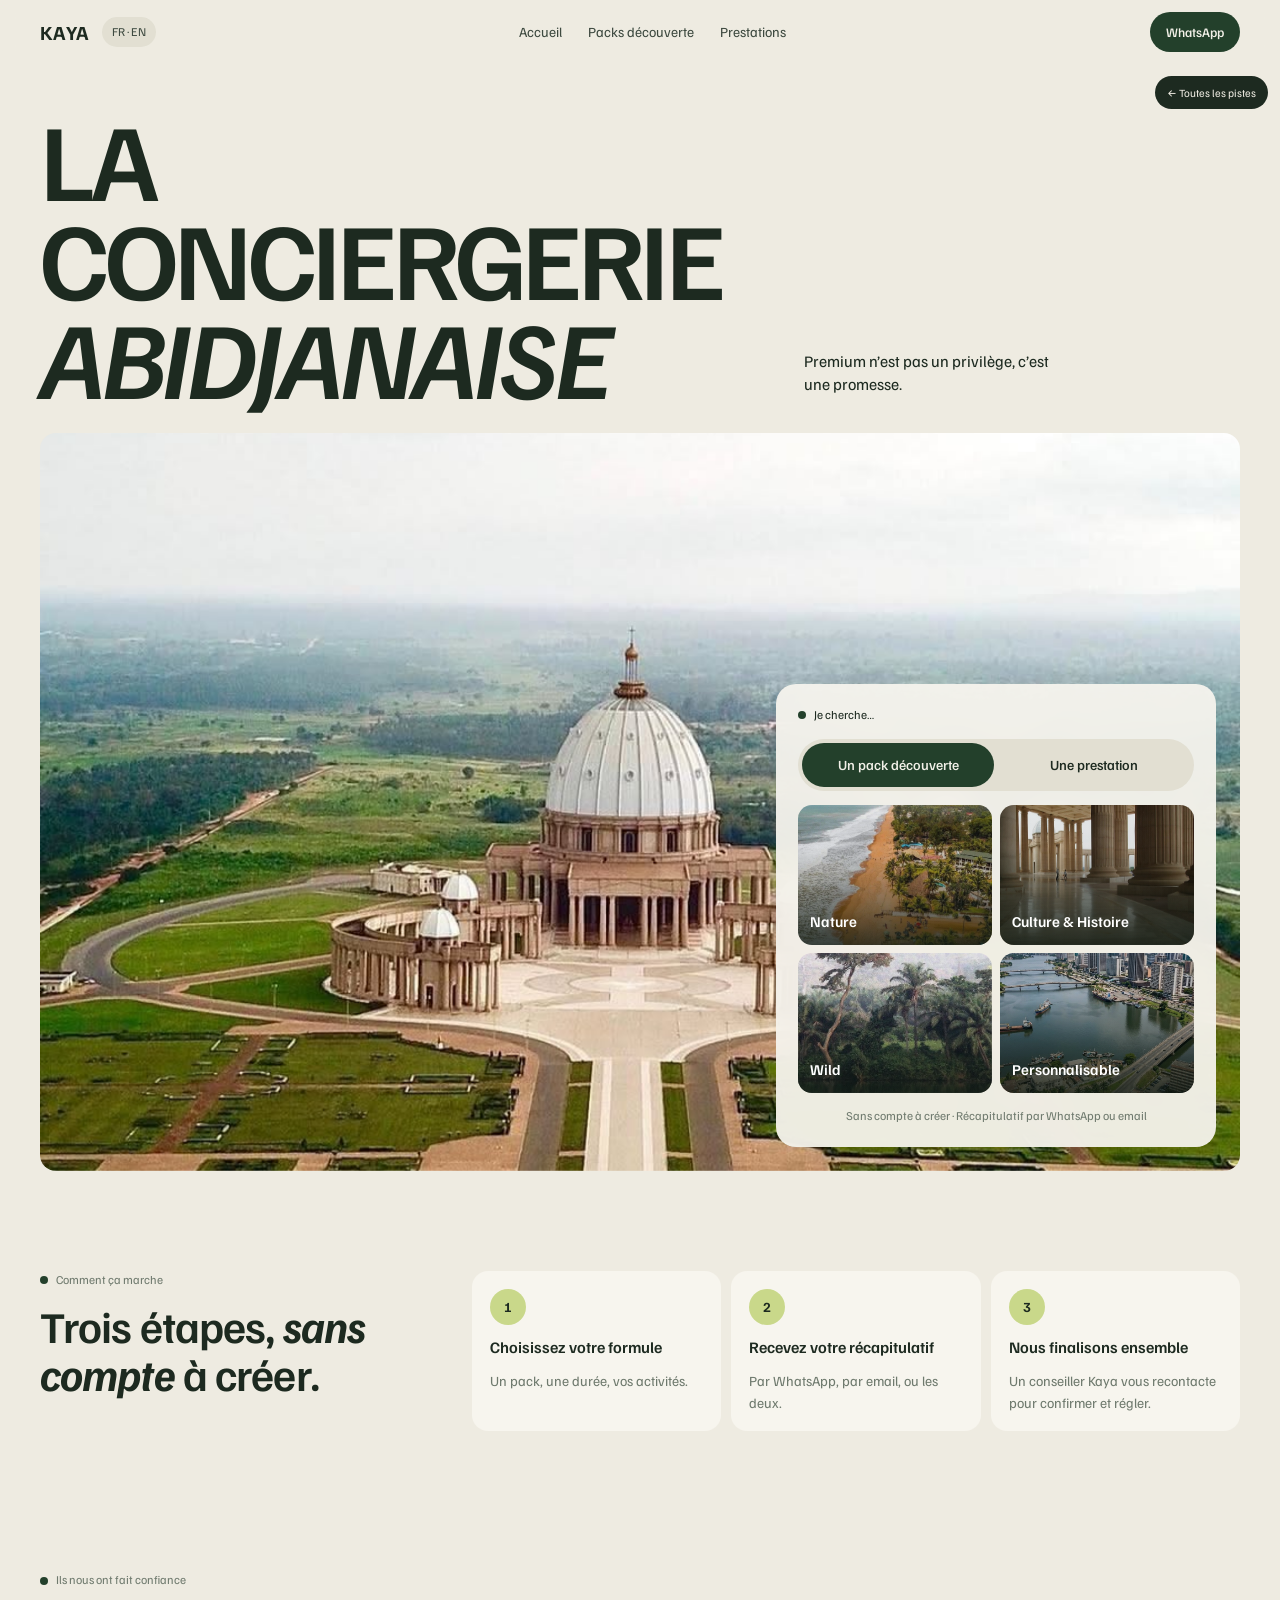
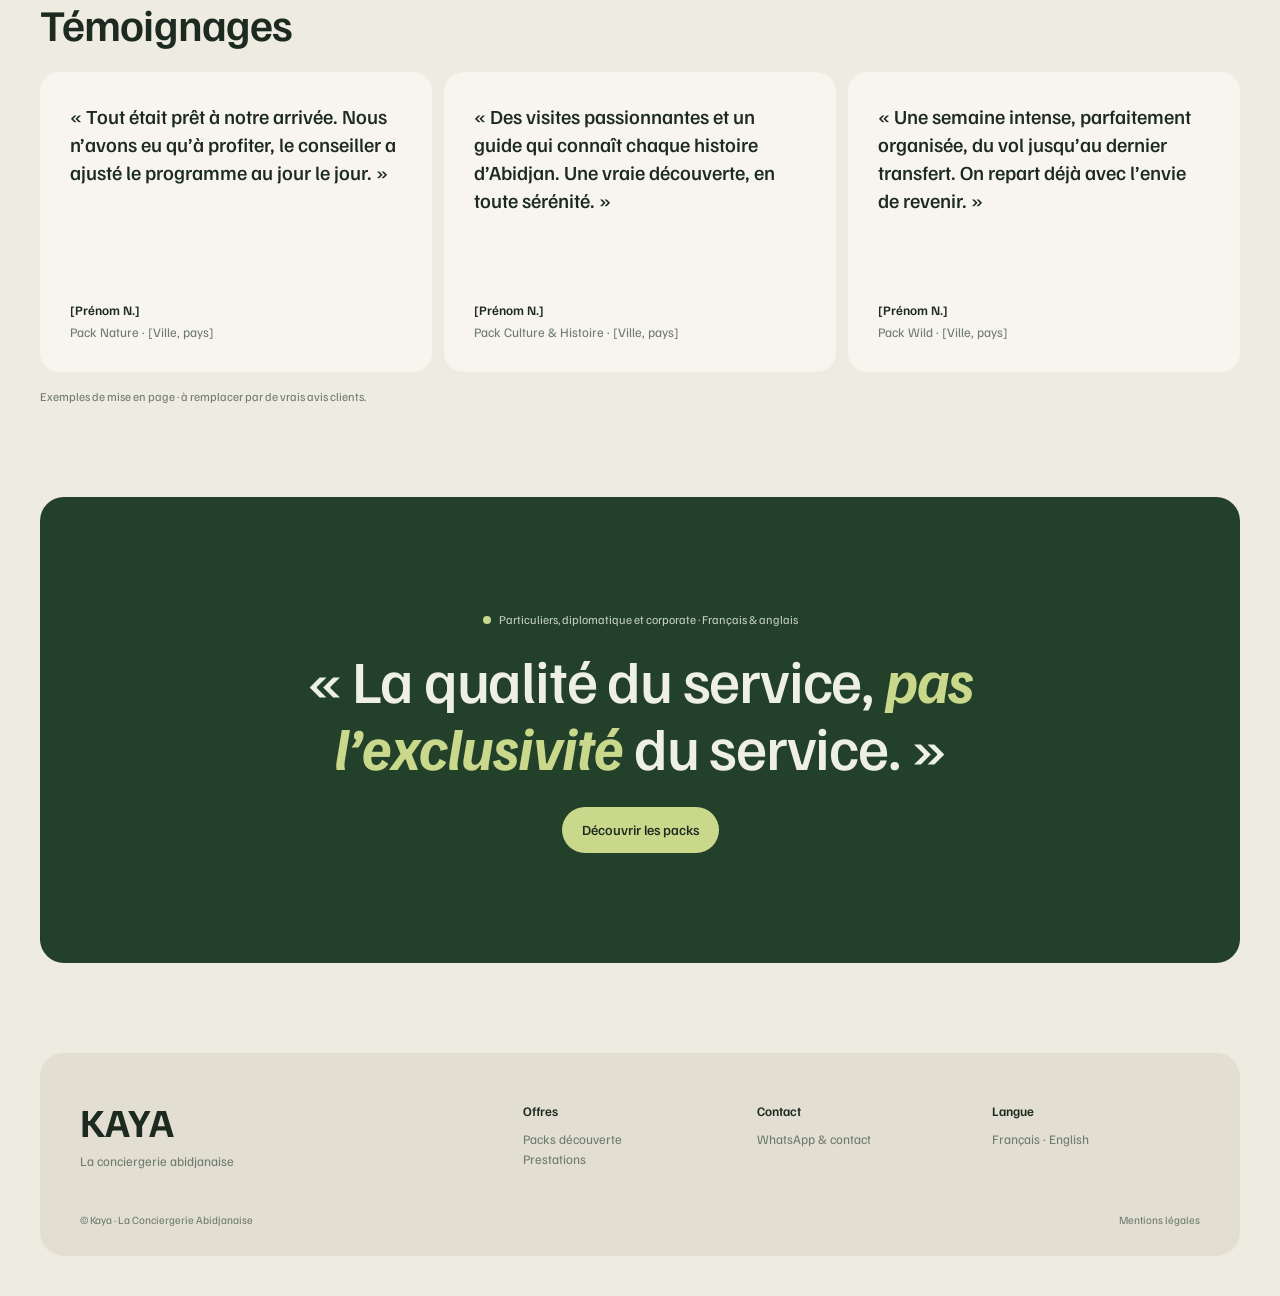
<file: pistes/3-carnet.html>
<!doctype html>
<html lang="fr">
<head>
<meta charset="utf-8">
<meta name="viewport" content="width=device-width, initial-scale=1">
<meta name="robots" content="noindex, nofollow">
<title>Kaya · Carnet de route</title>
<link rel="preconnect" href="https://fonts.googleapis.com">
<link rel="preconnect" href="https://fonts.gstatic.com" crossorigin>
<link href="https://fonts.googleapis.com/css2?family=Familjen+Grotesk:ital,wght@0,400..700;1,400..700&display=swap" rel="stylesheet">
<style>
:root{--bg:#EEEBE1;--soft:#E2DFD2;--card:#F7F5EE;--ink:#1D2A20;--txt:#3E4A40;--mut:#6F7A6E;--green:#23402B;--lime:#C9D88A;--line:rgba(29,42,32,.14);--r:16px;--pad:16px}
@media(min-width:960px){:root{--pad:40px}}
*{box-sizing:border-box;margin:0;padding:0}
body{background:var(--bg);color:var(--txt);font-family:'Familjen Grotesk',sans-serif;font-size:15px;line-height:1.55}
img{display:block;width:100%;height:100%;object-fit:cover}
a{color:inherit;text-decoration:none}
button,input,select,textarea{font:inherit;color:inherit}
[hidden]{display:none!important}
.w{padding-left:var(--pad);padding-right:var(--pad)}
h1,h2,h3{color:var(--ink);font-weight:600;letter-spacing:-.02em;line-height:1}
h2{font-size:30px;line-height:1.1}
@media(min-width:960px){h2{font-size:44px}}
h1 i,h2 i,h3 i{font-weight:700}
.tag{display:inline-flex;align-items:center;gap:8px;font-size:12px;color:var(--mut)}
.tag::before{content:"";width:8px;height:8px;border-radius:50%;background:var(--green)}
.pill{display:inline-flex;align-items:center;justify-content:center;gap:8px;min-height:46px;padding:0 20px;border-radius:999px;background:var(--green);color:#F2F0E8;font-size:14px;font-weight:500;border:0;cursor:pointer;transition:background .3s,transform .2s}
.pill:hover{background:#2F5539}
.pill:active{transform:scale(.97)}
.pill.ghost{background:transparent;color:var(--ink);box-shadow:inset 0 0 0 1px var(--ink)}
.arr{display:inline-flex;align-items:center;gap:6px;font-size:13px;font-weight:600;border-bottom:1px solid var(--ink);padding-bottom:3px;color:var(--ink)}
.arr::after{content:"↗";transition:transform .3s}
.arr:hover::after{transform:translate(2px,-2px)}
.rd{border-radius:var(--r);overflow:hidden}
.back{position:fixed;right:12px;top:76px;z-index:90;font-size:11px;background:var(--ink);color:var(--bg);padding:8px 12px;border-radius:999px}

/* EN-TÊTE */
.top{position:sticky;top:0;z-index:50;background:rgba(238,235,225,.9);backdrop-filter:blur(10px)}
.top .in{display:flex;align-items:center;justify-content:space-between;gap:12px;height:64px}
.top .l{display:flex;align-items:center;gap:12px}
.top .logo{font-weight:700;font-size:20px;letter-spacing:.02em;color:var(--ink)}
.top .lang{font-size:12px;padding:6px 10px;border-radius:999px;background:var(--soft)}
.top nav{display:none;gap:26px;font-size:14px}
.top nav a{position:relative}
.top nav a::after{content:"";position:absolute;left:0;right:0;bottom:-4px;height:1px;background:var(--ink);transform:scaleX(0);transition:transform .3s}
.top nav a:hover::after{transform:scaleX(1)}
@media(min-width:960px){.top nav{display:flex}}
.top .pill{min-height:40px;padding:0 16px;font-size:13px}

/* ACCUEIL */
.intro{display:grid;gap:22px;padding-top:28px;padding-bottom:28px}
.intro h1{font-size:13vw;line-height:.9;text-transform:uppercase;letter-spacing:-.035em}
.intro h1 i{font-weight:600}
.intro .r{display:grid;gap:16px;align-content:end}
.intro .r p{font-size:16px;line-height:1.4;color:var(--ink);max-width:28ch}
@media(min-width:960px){.intro{grid-template-columns:1.7fr 1fr;padding-top:44px}.intro h1{font-size:8.6vw}.intro .r{justify-items:start;padding-bottom:10px}}
.heroimg{height:58svh;min-height:360px;position:relative}
.heroimg img{transform:scale(1.1);animation:settle 1.6s cubic-bezier(.2,.7,.2,1) forwards}
@keyframes settle{to{transform:none}}
.heroimg .badge{position:absolute;left:14px;bottom:14px;background:var(--card);border-radius:999px;padding:8px 14px;font-size:12px;color:var(--ink)}
@media(min-width:960px){.heroimg{height:72svh}}

.three{display:grid;gap:14px;padding-top:80px;padding-bottom:80px}
.three .a{height:280px}
.three .b{display:grid;gap:22px;align-content:start}
.three .b p{max-width:40ch}
.three .c{height:420px}
@media(min-width:960px){.three{grid-template-columns:1fr 1.15fr 1fr;gap:28px}.three .a{height:340px}.three .c{height:560px;grid-row:span 2}.three .steps{grid-column:1/3}}
.steps{display:grid;gap:10px}
@media(min-width:700px){.steps{grid-template-columns:repeat(3,1fr)}}
.st{background:var(--card);border-radius:var(--r);padding:18px;display:grid;gap:10px;align-content:start}
.st .n{width:36px;height:36px;border-radius:50%;background:var(--lime);display:grid;place-items:center;font-weight:700;color:var(--ink);font-size:14px}
.st b{color:var(--ink);font-weight:600;font-size:16px}
.st span{font-size:14px;color:var(--mut)}

.offer{padding-top:40px;padding-bottom:90px}
.offer .h{text-align:center;display:grid;gap:12px;justify-items:center;margin-bottom:36px}
.offer .h p{max-width:46ch;color:var(--mut)}
.ofg{display:grid;gap:14px}
.tabs{display:grid;gap:8px;align-content:start}
.tabs button{min-height:54px;padding:0 20px;border-radius:12px;border:0;background:var(--soft);text-align:left;cursor:pointer;font-size:15px;color:var(--ink);display:flex;justify-content:space-between;align-items:center;transition:background .3s,color .3s}
.tabs button[aria-selected=true]{background:var(--green);color:#F2F0E8}
.tabs button span{font-size:12px;opacity:.7}
.ofg .pic{height:360px;position:relative}
.ofg .pic img{position:absolute;inset:0;transition:opacity .5s}
.ofg .txt{display:grid;gap:12px;align-content:start}
.ofg .txt h3{font-size:30px;font-weight:500}
.ofg .txt p{color:var(--mut);max-width:36ch}
.ofg .chiprow{display:flex;flex-wrap:wrap;gap:6px}
.ofg .chiprow span{font-size:12px;padding:6px 10px;border-radius:999px;background:var(--soft);color:var(--ink)}
@media(min-width:960px){.ofg{grid-template-columns:300px 1.1fr 1fr;gap:32px}.ofg .pic{height:460px}.ofg .txt{padding-top:30px}}

.packs{padding-bottom:90px}
.packs .h{display:flex;justify-content:space-between;align-items:end;gap:16px;margin-bottom:24px}
.prail{display:flex;gap:12px;overflow-x:auto;scroll-snap-type:x mandatory;padding:0 var(--pad) 6px;scrollbar-width:none}
.prail::-webkit-scrollbar{display:none}
.pc{flex:0 0 80%;scroll-snap-align:start;position:relative;height:480px;color:#F5F3EC;display:block}
@media(min-width:960px){.pc{flex:0 0 calc(25% - 9px)}}
.pc img{position:absolute;inset:0;transition:transform 1s}
.pc:hover img{transform:scale(1.05)}
.pc::after{content:"";position:absolute;inset:0;background:linear-gradient(to top,rgba(15,25,18,.85),rgba(15,25,18,.15) 60%,transparent)}
.pc .c{position:absolute;z-index:2;left:16px;right:16px;bottom:16px;display:grid;gap:8px}
.pc h3{color:#F5F3EC;font-size:28px;font-weight:500}
.pc .chips{display:flex;gap:4px;flex-wrap:wrap}
.pc .chips span{font-size:12px;padding:5px 10px;border-radius:999px;background:rgba(15,25,18,.55);backdrop-filter:blur(6px);color:#F5F3EC}
.pc .go{position:absolute;z-index:2;top:14px;right:14px;width:40px;height:40px;border-radius:50%;background:var(--card);color:var(--ink);display:grid;place-items:center;transition:transform .3s}
.pc:hover .go{transform:rotate(45deg)}

.band{margin:0 var(--pad) 90px;background:var(--green);color:#EEF0E6;border-radius:24px;padding:64px 24px;text-align:center}
.band blockquote{font-size:30px;line-height:1.12;font-weight:500;letter-spacing:-.02em;max-width:20ch;margin:16px auto 26px}
.band blockquote i{font-weight:700;color:var(--lime)}
.band .tag{color:#C5CDBF}.band .tag::before{background:var(--lime)}
.band .pill{background:var(--lime);color:var(--ink)}
@media(min-width:960px){.band{padding:110px 40px}.band blockquote{font-size:60px}}

/* PAGES */
.ph{padding-top:40px;padding-bottom:36px;display:grid;gap:16px}
.ph h1{font-size:44px;text-transform:uppercase;letter-spacing:-.03em;line-height:.92}
.ph p{max-width:42ch;color:var(--mut)}
@media(min-width:960px){.ph{grid-template-columns:1.7fr 1fr;align-items:end}.ph h1{font-size:96px}}
.crumb{font-size:13px;color:var(--mut);display:inline-flex;gap:6px;margin-bottom:12px}
.crumb:hover{color:var(--ink)}
.pgrid{display:grid;gap:12px;padding-bottom:90px}
@media(min-width:700px){.pgrid{grid-template-columns:1fr 1fr}}
@media(min-width:1100px){.pgrid{grid-template-columns:repeat(4,1fr)}.pgrid .pc{height:520px}.pgrid .pc:first-child{grid-column:span 2}}
.pgrid .pc{flex:none;height:420px}

/* FICHE PACK · configurateur */
.cfg{display:grid;gap:28px;padding-bottom:90px}
@media(min-width:1000px){.cfg{grid-template-columns:1fr 360px;gap:40px;align-items:start}}
.panel{background:var(--card);border-radius:20px;padding:20px}
@media(min-width:960px){.panel{padding:28px}}
.panel+.panel{margin-top:14px}
.panel .tag{margin-bottom:10px}
.panel h2{font-size:26px;margin-bottom:18px}
@media(min-width:960px){.panel h2{font-size:32px}}
[data-durations]{display:grid;grid-template-columns:repeat(3,1fr);gap:4px;background:var(--soft);border-radius:14px;padding:4px;position:relative}
.dur{border:0;background:none;cursor:pointer;border-radius:11px;padding:12px 8px;display:grid;gap:2px;text-align:center;min-height:64px;transition:background .35s,color .35s}
.dur-l{font-weight:600;font-size:15px;color:var(--ink)}
.dur-s{font-size:11px;color:var(--mut)}
.dur[aria-selected=true]{background:var(--green)}
.dur[aria-selected=true] .dur-l{color:#F2F0E8}.dur[aria-selected=true] .dur-s{color:#C5CDBF}
.cat{padding:18px 0;border-top:1px solid var(--line);animation:pop .45s both;animation-delay:calc(var(--i)*60ms)}
.cat:first-child{border-top:0;padding-top:4px}
@keyframes pop{from{opacity:0;transform:translateY(10px) scale(.98)}to{opacity:1;transform:none}}
.cat-h{display:flex;align-items:center;gap:10px;margin-bottom:12px}
.cat-n{width:30px;height:30px;border-radius:50%;background:var(--soft);display:grid;place-items:center;font-size:12px;font-weight:700;color:var(--ink)}
.cat-t{font-weight:600;color:var(--ink)}
.cat-hint{margin-left:auto;font-size:12px;color:var(--mut)}
.opts{display:grid;grid-template-columns:repeat(3,1fr);gap:8px}
.opt{border:0;background:var(--bg);border-radius:14px;padding:6px;cursor:pointer;text-align:left;display:grid;gap:8px;position:relative;transition:background .3s,box-shadow .3s}
.opt-im{aspect-ratio:1;border-radius:10px;overflow:hidden}
.opt-im img{transition:transform .6s}
.opt:hover .opt-im img{transform:scale(1.06)}
.opt-l{font-size:13px;color:var(--ink);padding:0 4px 4px}
.opt-c{position:absolute;top:12px;right:12px;width:22px;height:22px;border-radius:50%;background:rgba(247,245,238,.85);box-shadow:inset 0 0 0 1.5px var(--ink)}
.opt[aria-pressed=true]{background:var(--green)}
.opt[aria-pressed=true] .opt-l{color:#F2F0E8}
.opt[aria-pressed=true] .opt-c{background:var(--lime);box-shadow:none}
.opt[aria-pressed=true] .opt-c::after{content:"";position:absolute;left:7px;top:4px;width:6px;height:11px;border:solid var(--ink);border-width:0 2px 2px 0;transform:rotate(45deg)}
.side{position:sticky;top:80px;display:grid;gap:14px}
.side .rd{height:200px}
.sel{list-style:none;display:grid;gap:8px;margin:14px 0}
.sel li{display:flex;justify-content:space-between;gap:10px;font-size:13px;padding:10px 12px;border-radius:10px;background:var(--bg)}
.sel li span{color:var(--mut)}
.sel li b{font-weight:500;color:var(--ink)}
.sel li.todo b{color:var(--mut);font-weight:400}
.price{display:flex;justify-content:space-between;align-items:baseline;padding-top:14px;border-top:1px solid var(--line)}
.price b{font-size:28px;color:var(--ink);font-weight:600}
.meter{height:6px;border-radius:6px;background:var(--soft);overflow:hidden;margin-top:6px}
.meter i{display:block;height:100%;background:var(--green);transform-origin:left;transform:scaleX(0);transition:transform .45s cubic-bezier(.2,.7,.2,1)}
.mobilebar{position:sticky;bottom:10px;z-index:30;margin:0 var(--pad);background:var(--ink);color:#F2F0E8;border-radius:999px;display:flex;align-items:center;justify-content:space-between;padding:8px 8px 8px 20px;gap:10px}
.mobilebar small{display:block;font-size:11px;opacity:.7}
.mobilebar b{font-size:17px;font-weight:600}
.mobilebar .pill{background:var(--lime);color:var(--ink);min-height:44px;font-size:13px}
@media(min-width:1000px){.mobilebar{display:none}}

/* FORMULAIRES */
.fields{display:grid;gap:14px}
@media(min-width:700px){.fields{grid-template-columns:1fr 1fr}.fld-notes{grid-column:1/-1}}
.fld{display:grid;gap:6px}
.fld-l{font-size:13px;color:var(--ink);font-weight:500}
.fld-i{width:100%;background:var(--bg);border:1.5px solid transparent;border-radius:12px;padding:12px 14px;min-height:50px;font-size:16px;outline:none;transition:border-color .3s,background .3s}
.fld-i:focus{border-color:var(--green);background:#fff}
.hint{font-size:12px;color:var(--mut);margin-top:10px;text-align:center}
.prest{display:grid;gap:14px;padding-bottom:90px}
@media(min-width:1000px){.prest{grid-template-columns:1fr 1.2fr;gap:28px;align-items:start}.prest .rd.big{position:sticky;top:80px;height:calc(100svh - 110px)}}
.prest .rd.big{height:300px}

/* RÉCAP */
.rcp{display:grid;gap:14px;padding-bottom:90px}
@media(min-width:960px){.rcp{grid-template-columns:1fr 1fr;gap:28px;align-items:start}}
.sum-row{display:flex;justify-content:space-between;gap:16px;padding:12px 14px;border-radius:10px;background:var(--bg);margin-bottom:6px;animation:pop .4s both;animation-delay:calc(var(--i)*45ms)}
.sum-k{font-size:13px;color:var(--mut)}
.sum-v{color:var(--ink);font-weight:500;text-align:right}
.sum-empty a{text-decoration:underline}
.chs{display:grid;gap:8px}
.ch{display:flex;align-items:center;gap:12px;min-height:54px;padding:0 16px;border-radius:12px;background:var(--bg);cursor:pointer;transition:background .3s,color .3s}
.ch input{width:20px;height:20px;accent-color:var(--green)}
.ch:has(input:checked){background:var(--green);color:#F2F0E8}
.err{color:#A2361F;font-size:13px;min-height:20px;margin-top:10px}
.sent{min-height:calc(100svh - 64px);display:grid;place-items:center;padding:24px var(--pad)}
.sent .box{background:var(--green);color:#EEF0E6;border-radius:28px;padding:56px 24px;text-align:center;max-width:720px;width:100%}
.sent .ok{width:72px;height:72px;border-radius:50%;background:var(--lime);margin:0 auto 24px;position:relative;animation:pop .6s both}
.sent .ok::after{content:"";position:absolute;left:27px;top:17px;width:14px;height:28px;border:solid var(--ink);border-width:0 3px 3px 0;transform:rotate(45deg)}
.sent h1{color:#F2F0E8;font-size:56px;text-transform:uppercase;letter-spacing:-.03em}
.sent h1 i{color:var(--lime)}
.sent p{max-width:40ch;margin:14px auto 0;color:#C5CDBF}
.sent .acts{display:flex;flex-wrap:wrap;justify-content:center;gap:10px;margin-top:28px}
.sent .pill{background:var(--lime);color:var(--ink)}
.sent .pill.ghost{background:transparent;color:#F2F0E8;box-shadow:inset 0 0 0 1px #F2F0E8}
@media(min-width:960px){.sent h1{font-size:110px}}

footer{margin:0 var(--pad) var(--pad);background:var(--soft);border-radius:24px;padding:36px 24px 24px}
footer .g{display:grid;gap:26px;font-size:13px;color:var(--mut)}
footer .g b{display:block;color:var(--ink);font-weight:600;margin-bottom:8px}
footer .logo{font-weight:700;font-size:40px;color:var(--ink);line-height:1}
@media(min-width:960px){footer .g{grid-template-columns:2fr 1fr 1fr 1fr}footer{padding:48px 40px 28px}}
footer .legal{display:flex;justify-content:space-between;font-size:11px;margin-top:40px;color:var(--mut)}

/* Sélecteur sur la photo d'accueil */
.heroimg{height:auto;min-height:0;display:grid}
.heroimg>img{grid-area:1/1;height:78svh;min-height:520px}
.finder{grid-area:1/1;align-self:end;margin:12px;background:rgba(247,245,238,.94);backdrop-filter:blur(14px);border-radius:20px;padding:18px;display:grid;gap:14px;z-index:2}
.seg{display:grid;grid-template-columns:1fr 1fr;gap:4px;background:var(--soft);border-radius:999px;padding:4px}
.seg button{border:0;background:none;border-radius:999px;min-height:44px;cursor:pointer;font-size:14px;font-weight:500;color:var(--ink);transition:background .4s,color .4s}
.seg button[aria-selected=true]{background:var(--green);color:#F2F0E8}
.opts2{display:grid;grid-template-columns:1fr 1fr;gap:8px;animation:pop .45s both}
.opts2 a{position:relative;display:flex;align-items:flex-end;height:110px;border-radius:14px;overflow:hidden;color:#fff;padding:12px;font-weight:600}
.opts2 a img{position:absolute;inset:0;transition:transform .8s}
.opts2 a::after{content:"";position:absolute;inset:0;background:linear-gradient(to top,rgba(15,25,18,.82),rgba(15,25,18,.1) 70%)}
.opts2 a span{position:relative;z-index:1}
.opts2 a:hover img{transform:scale(1.07)}
.opts2.list a{height:auto;min-height:52px;align-items:center;background:var(--bg);color:var(--ink);font-weight:500;justify-content:space-between}
.opts2.list a::after{content:"↗";position:static;background:none}
.opts2.list a:hover{background:var(--green);color:#F2F0E8}
.fn{font-size:12px;color:var(--mut);text-align:center}
@media(min-width:960px){.finder{justify-self:end;width:440px;margin:24px;padding:22px}.opts2 a{height:140px}.heroimg>img{height:82svh}}
.how3{padding-top:100px;padding-bottom:100px;display:grid;gap:36px}
.how3 .hh{display:grid;gap:12px}
@media(min-width:960px){.how3{grid-template-columns:1fr 2fr;gap:48px;align-items:start}}

/* Ajouts prototype : vol, témoignages, menu mobile */
.fl-seg{display:grid;grid-template-columns:1fr 1fr;gap:4px;background:var(--soft);border-radius:14px;padding:4px}
.fl-btn{border:0;background:none;border-radius:11px;min-height:52px;padding:6px 10px;cursor:pointer;font-size:14px;font-weight:500;color:var(--ink);transition:background .35s,color .35s}
.fl-btn[aria-pressed=true]{background:var(--green);color:#F2F0E8}
.fl-fields{display:grid;gap:14px;margin-top:14px;animation:pop .4s both}
@media(min-width:700px){.fl-fields{grid-template-columns:1fr 1fr}.fld-classe{grid-column:1/-1}}
.testis{padding-top:40px;padding-bottom:90px}
.testis .th{display:grid;gap:10px;margin-bottom:24px}
.testis-list{display:flex;gap:12px;overflow-x:auto;scroll-snap-type:x mandatory;scrollbar-width:none;margin:0 calc(var(--pad)*-1);padding:0 var(--pad) 4px;scroll-padding:0 var(--pad)}
.testis-list::-webkit-scrollbar{display:none}
.testi{flex:0 0 86%;scroll-snap-align:start;background:var(--card);border-radius:20px;padding:24px;display:grid;gap:36px;align-content:space-between;min-height:260px}
.testi blockquote{font-size:18px;line-height:1.4;color:var(--ink);font-weight:500}
.testi figcaption{display:grid;gap:2px;font-size:13px;color:var(--mut)}
.testi figcaption b{color:var(--ink);font-weight:600}
.swipe-ctrl{display:flex;justify-content:space-between;align-items:center;margin-top:16px}
.swipe-dots{display:flex;gap:6px}.swipe-dots span{width:8px;height:8px;border-radius:999px;background:var(--soft);transition:width .3s,background .3s}.swipe-dots span.on{width:22px;background:var(--green)}
.swipe-arrows{display:flex;gap:8px}.swipe-arrows button{width:44px;height:44px;border-radius:50%;border:0;background:var(--soft);cursor:pointer;color:var(--ink);transition:background .3s,color .3s}
.swipe-arrows button:hover:not(:disabled){background:var(--green);color:#F2F0E8}.swipe-arrows button:disabled{opacity:.35;cursor:default}
.testis-note{font-size:12px;color:var(--mut);margin-top:12px}
@media(min-width:960px){.testi{flex:0 0 calc(33.333% - 8px);min-height:300px;padding:30px}.testi blockquote{font-size:20px}}
.sum-total{background:var(--green)!important}.sum-total .sum-k,.sum-total .sum-v{color:#F2F0E8!important;font-weight:600}
.burger{display:grid;gap:6px;width:44px;height:44px;place-content:center;border-radius:50%;background:var(--soft);border:0;cursor:pointer;color:var(--ink)}
.burger i{display:block;width:18px;height:1.5px;background:currentColor;transition:transform .4s}
body.menu .burger i:first-child{transform:translateY(3.75px) rotate(45deg)}body.menu .burger i:last-child{transform:translateY(-3.75px) rotate(-45deg)}
.rr{display:flex;gap:8px;align-items:center}
.mmenu{position:fixed;inset:64px 0 0 0;z-index:49;background:var(--bg);padding:28px var(--pad) 32px;display:grid;align-content:space-between;opacity:0;visibility:hidden;transform:translateY(-8px);transition:opacity .4s,visibility .4s,transform .4s}
body.menu .mmenu{opacity:1;visibility:visible;transform:none}
.mmenu nav{display:grid;gap:8px}
.mmenu nav a{display:flex;align-items:center;justify-content:space-between;min-height:64px;padding:0 20px;border-radius:16px;background:var(--card);font-size:20px;font-weight:600;color:var(--ink)}
.mmenu nav a::after{content:"↗"}
@media(min-width:960px){.burger,.mmenu{display:none}}
@media(max-width:959px){.top .lang{display:none}}

@media(max-width:700px){.mobilebar{border-radius:22px;display:grid;grid-template-columns:1fr;padding:12px;gap:10px}.mobilebar>div{display:flex;justify-content:space-between;align-items:baseline;padding:0 8px}.mobilebar .pill{width:100%}}
.pill{white-space:nowrap}
@media(max-width:600px){.fl-seg{grid-template-columns:1fr;border-radius:16px}}
@media(max-width:999px){.side .pill[data-go-recap],.side .hint{display:none}[data-view=pack]{padding-bottom:24px}}
.fl-btn{white-space:normal}
@media(min-width:1100px){.pgrid{grid-template-columns:repeat(4,1fr)}.pgrid .pc:first-child{grid-column:auto}[data-view=prestations] .pgrid{grid-template-columns:repeat(3,1fr)}}
@media(min-width:1000px){.prest .rd.big{height:calc(100svh - 110px)!important;min-height:520px}}
.reveal{opacity:0;transform:translateY(20px);transition:opacity .8s,transform .8s cubic-bezier(.2,.7,.2,1)}
.reveal.in{opacity:1;transform:none}
</style>
</head>
<body>
<a class="back" href="/pistes/index.html">← Toutes les pistes</a>

<header class="top"><div class="in w"><div class="l"><a class="logo" href="#/">KAYA</a><span class="lang">FR · EN</span></div><nav><a href="#/">Accueil</a><a href="#/packs">Packs découverte</a><a href="#/prestations">Prestations</a></nav><div class="rr"><a class="pill wa" href="#" data-wa>WhatsApp</a><button class="burger" type="button" data-menu-toggle aria-expanded="false" aria-label="Menu"><i></i><i></i></button></div></div></header>
<div class="mmenu"><nav aria-label="Menu"><a href="#/">Accueil</a><a href="#/packs">Packs découverte</a><a href="#/prestations">Prestations sur-mesure</a><a href="#" data-wa>WhatsApp &amp; contact</a></nav><span class="lang" style="justify-self:start">FR · EN</span></div>

<main>
<!-- 01 ACCUEIL -->
<div data-view="home">
  <section class="intro w">
    <h1>La conciergerie <i>abidjanaise</i></h1>
    <div class="r"><p>Premium n’est pas un privilège, c’est une promesse.</p></div>
  </section>
  <div class="w"><div class="heroimg rd">
    <img src="/provisoire/civ-05.jpg" alt="Basilique de Yamoussoukro">
    <div class="finder" id="finder">
      <span class="tag" style="color:var(--ink)">Je cherche…</span>
      <div class="seg" role="tablist"><button role="tab" aria-selected="true" data-k="p">Un pack découverte</button><button role="tab" aria-selected="false" data-k="s">Une prestation</button></div>
      <div class="opts2" data-k="p">
        <a href="#/pack/nature"><img src="/provisoire/civ-12.jpg" alt=""><span>Nature</span></a>
        <a href="#/pack/culture-histoire"><img src="/provisoire/civ-07.jpg" alt=""><span>Culture &amp; Histoire</span></a>
        <a href="#/pack/wild"><img src="/provisoire/civ-08.jpg" alt=""><span>Wild</span></a>
        <a href="#/prestation/sur-mesure"><img src="/provisoire/civ-06.jpg" alt=""><span>Personnalisable</span></a>
      </div>
      <div class="opts2 list" data-k="s" hidden>
        <a href="#/prestation/vehicule"><span>Location de véhicule</span></a>
        <a href="#/prestation/hebergement"><span>Hébergement</span></a>
        <a href="#/prestation/accompagnateurs"><span>Accompagnateurs</span></a>
        <a href="#/prestation/traducteurs"><span>Traducteurs</span></a>
        <a href="#/prestation/securite"><span>Sécurité</span></a>
        <a href="#/prestation/seminaires"><span>Séminaires musicaux</span></a>
      </div>
      <p class="fn">Sans compte à créer · Récapitulatif par WhatsApp ou email</p>
    </div>
  </div></div>

  <section class="how3 w reveal">
    <div class="hh"><span class="tag">Comment ça marche</span><h2>Trois étapes, <i>sans compte</i> à créer.</h2></div>
    <div class="steps">
      <div class="st"><span class="n">1</span><b>Choisissez votre formule</b><span>Un pack, une durée, vos activités.</span></div>
      <div class="st"><span class="n">2</span><b>Recevez votre récapitulatif</b><span>Par WhatsApp, par email, ou les deux.</span></div>
      <div class="st"><span class="n">3</span><b>Nous finalisons ensemble</b><span>Un conseiller Kaya vous recontacte pour confirmer et régler.</span></div>
    </div>
  </section>

  <section class="testis w" data-testis="home"><div class="th"><span class="tag">Ils nous ont fait confiance</span><h2>Témoignages</h2></div><div class="testis-list"></div></section>

  <section class="band reveal"><span class="tag">Particuliers, diplomatique et corporate · Français &amp; anglais</span><blockquote>« La qualité du service, <i>pas l’exclusivité</i> du service. »</blockquote><a class="pill" href="#/packs">Découvrir les packs</a></section>
</div>

<!-- 02 PACKS -->
<div data-view="packs" hidden>
  <section class="ph w"><div><a class="crumb" href="#/">← Accueil</a><h1>Quatre expériences, <i>à votre rythme.</i></h1></div><p>Choisissez un pack, puis la durée de votre séjour : le contenu et le prix s’adaptent.</p></section>
  <section class="w pgrid">
    <a class="pc rd" href="#/pack/nature"><img src="/provisoire/civ-12.jpg" alt=""><span class="go">↗</span><div class="c"><h3>Nature</h3><p style="font-size:13px;opacity:.85">[Description de l’ambiance Nature · texte à fournir]</p><div class="chips"><span>Dès [PRIX]</span><span>Week-end · 5-7 jours · 10 jours et +</span></div></div></a>
    <a class="pc rd" href="#/pack/culture-histoire"><img src="/provisoire/civ-07.jpg" alt=""><span class="go">↗</span><div class="c"><h3>Culture &amp; Histoire</h3><p style="font-size:13px;opacity:.85">[Description de l’ambiance Culture &amp; Histoire · texte à fournir]</p><div class="chips"><span>Dès [PRIX]</span></div></div></a>
    <a class="pc rd" href="#/pack/wild"><img src="/provisoire/civ-08.jpg" alt=""><span class="go">↗</span><div class="c"><h3>Wild</h3><p style="font-size:13px;opacity:.85">[Description de l’ambiance Wild · texte à fournir]</p><div class="chips"><span>Dès [PRIX]</span></div></div></a>
    <a class="pc rd" href="#/prestation/sur-mesure"><img src="/provisoire/civ-06.jpg" alt=""><span class="go">↗</span><div class="c"><h3>Personnalisable</h3><p style="font-size:13px;opacity:.85">Une durée ou un programme hors cadre, composé avec nous.</p><div class="chips"><span>Sur devis</span></div></div></a>
  </section>
</div>

<!-- 03 FICHE PACK -->
<div data-view="pack" hidden>
  <section class="ph w"><div><a class="crumb" href="#/packs">← Tous les packs</a><h1>Pack <i data-bind="pack.name"></i></h1></div><p data-bind="pack.intro"></p></section>
  <section class="w cfg">
    <div>
      <div class="panel"><span class="tag">Étape 1</span><h2>La durée de votre séjour</h2><div data-durations></div><p style="font-size:13px;color:var(--mut);margin-top:12px"><span data-bind="count"></span> · Une autre durée ? <a class="arr" href="#/prestation/sur-mesure">Demander un devis</a></p></div>
      <div class="panel"><span class="tag">Étape 2</span><h2>Billet <i>d’avion</i></h2><p style="font-size:14px;color:var(--mut);margin:-6px 0 18px">Nous pouvons réserver votre vol pour Abidjan.</p><div data-flight></div></div>
      <div class="panel"><span class="tag">Étape 3</span><h2>Choisissez une activité <i>par catégorie.</i></h2><div data-cats></div></div>
    </div>
    <aside class="side">
      <div class="rd"><img data-bind-src="pack.img" alt=""></div>
      <div class="panel" style="margin:0">
        <span class="tag">Votre sélection</span>
        <div style="display:flex;justify-content:space-between;font-size:13px;margin-top:4px"><span><span data-bind="dur.label"></span></span><span data-progress></span></div>
        <div class="meter"><i data-progress-bar></i></div>
        <ul class="sel" id="sel"></ul>
        <div class="price"><span style="font-size:13px;color:var(--mut)">Prix estimé</span><b data-bind="price"></b></div>
        <button class="pill" style="width:100%;margin-top:16px" data-go-recap="pack">Recevoir mon récapitulatif</button>
        <p class="hint">Par WhatsApp ou email · sans engagement</p>
      </div>
    </aside>
  </section>
  <section class="testis w" data-testis="pack"><div class="th"><span class="tag">Ils ont vécu ce pack</span><h2>Témoignages</h2></div><div class="testis-list"></div></section>
  <div class="mobilebar"><div><small>Prix estimé · <span data-progress></span></small><b data-bind="price"></b></div><button class="pill" data-go-recap="pack">Recevoir mon récapitulatif</button></div>
</div>

<!-- 04 PRESTATIONS -->
<div data-view="prestations" hidden>
  <section class="ph w"><div><a class="crumb" href="#/">← Accueil</a><h1>Tout ce dont votre séjour <i>a besoin.</i></h1></div><p>Décrivez votre besoin, nous revenons vers vous avec une proposition.</p></section>
  <section class="w pgrid">
    <a class="pc rd" href="#/prestation/vehicule"><img src="/provisoire/civ-02.jpg" alt=""><span class="go">↗</span><div class="c"><h3>Location de véhicule</h3><div class="chips"><span>Avec ou sans chauffeur</span></div></div></a>
    <a class="pc rd" href="#/prestation/hebergement"><img src="/provisoire/civ-04.jpg" alt=""><span class="go">↗</span><div class="c"><h3>Hébergement</h3><div class="chips"><span>Résidences et hôtels partenaires</span></div></div></a>
    <a class="pc rd" href="#/prestation/accompagnateurs"><img src="/provisoire/civ-01.jpg" alt=""><span class="go">↗</span><div class="c"><h3>Accompagnateurs</h3><div class="chips"><span>Guides locaux dédiés</span></div></div></a>
    <a class="pc rd" href="#/prestation/traducteurs"><img src="/provisoire/civ-06.jpg" alt=""><span class="go">↗</span><div class="c"><h3>Traducteurs</h3><div class="chips"><span>Rendez-vous et événements</span></div></div></a>
    <a class="pc rd" href="#/prestation/securite"><img src="/provisoire/civ-13.jpg" alt=""><span class="go">↗</span><div class="c"><h3>Sécurité</h3><div class="chips"><span>Protection rapprochée</span></div></div></a>
    <a class="pc rd" href="#/prestation/seminaires"><img src="/provisoire/civ-10.jpg" alt=""><span class="go">↗</span><div class="c"><h3>Séminaires musicaux</h3><div class="chips"><span>Événements et animations</span></div></div></a>
  </section>
</div>

<!-- 05 FICHE PRESTATION -->
<div data-view="prestation" hidden>
  <section class="ph w"><div><a class="crumb" href="#/prestations">← Prestations</a><h1 data-bind="prest.name"></h1></div><p data-bind="prest.detail"></p></section>
  <section class="w prest">
    <div class="rd big"><img data-bind-src="prest.img" alt=""></div>
    <form class="panel" novalidate onsubmit="return false"><span class="tag">Votre besoin</span><h2>Quelques <i>détails</i></h2><div class="fields" data-fields></div><button class="pill" style="width:100%;margin-top:22px" data-go-recap="prest">Recevoir mon récapitulatif</button><p class="hint">Par WhatsApp ou email · sans engagement</p></form>
  </section>
</div>

<!-- 06 RÉCAPITULATIF -->
<div data-view="recap" hidden>
  <section class="ph w"><div><a class="crumb" href="#/packs" data-recap-back>← Modifier ma sélection</a><span class="tag" style="display:flex">Dernière étape</span><h1 style="margin-top:12px">Votre <i>récapitulatif</i></h1></div><p>Aucun paiement ni compte : nous vous l’envoyons, puis un conseiller vous recontacte.</p></section>
  <section class="w rcp">
    <div class="panel"><span class="tag">Récapitulatif</span><div data-summary style="margin-top:10px"></div></div>
    <form class="panel" data-recap-form novalidate>
      <span class="tag">Vos coordonnées</span>
      <div class="fields" style="grid-template-columns:1fr;margin:10px 0 22px"><label class="fld"><span class="fld-l">Nom</span><input class="fld-i" name="name" placeholder="Prénom et nom" autocomplete="name"></label></div>
      <span class="tag">Recevoir par</span>
      <div class="chs" style="margin-top:10px">
        <label class="ch"><input type="checkbox" data-ch="wa" checked> WhatsApp</label>
        <label class="fld" data-ch-field="wa"><input class="fld-i" type="tel" placeholder="+225 00 00 00 00" aria-label="Numéro WhatsApp"></label>
        <label class="ch"><input type="checkbox" data-ch="mail"> Email</label>
        <label class="fld" data-ch-field="mail" hidden><input class="fld-i" type="email" placeholder="vous@exemple.com" aria-label="Email"></label>
      </div>
      <p class="err" data-err role="alert"></p>
      <button class="pill" style="width:100%">Envoyer mon récapitulatif</button>
    </form>
  </section>
</div>

<!-- C'EST ENVOYÉ -->
<div data-view="sent" hidden>
  <section class="sent"><div class="box"><div class="ok"></div><h1>C’est <i>envoyé.</i></h1><p data-bind="sentVia"></p><p>Un conseiller Kaya vous recontacte pour confirmer et finaliser le règlement.</p><div class="acts"><a class="pill" href="#" data-wa-send>Écrire sur WhatsApp</a><button type="button" class="pill ghost" data-edit>Modifier ma demande</button><a class="pill ghost" href="#/">Retour à l’accueil</a></div></div></section>
</div>
</main>

<footer>
  <div class="g">
    <div><div class="logo">KAYA</div><p style="margin-top:10px">La conciergerie abidjanaise</p></div>
    <div><b>Offres</b><a href="#/packs">Packs découverte</a><br><a href="#/prestations">Prestations</a></div>
    <div><b>Contact</b>WhatsApp &amp; contact</div>
    <div><b>Langue</b>Français · English</div>
  </div>
  <div class="legal"><span>© Kaya · La Conciergerie Abidjanaise</span><span>Mentions légales</span></div>
</footer>

<script src="/pistes/kaya-proto.js?v=20261119c"></script>
<script>
const io=new IntersectionObserver(e=>e.forEach(x=>{if(x.isIntersecting){x.target.classList.add('in');io.unobserve(x.target)}}),{threshold:.1});
document.querySelectorAll('.reveal').forEach(el=>io.observe(el));


document.querySelectorAll('#finder .seg button').forEach(b=>b.onclick=()=>{document.querySelectorAll('#finder .seg button').forEach(x=>x.setAttribute('aria-selected',x===b));document.querySelectorAll('#finder .opts2').forEach(o=>o.hidden=o.dataset.k!==b.dataset.k)});
// Sélection en direct dans le panneau latéral
function sel(){const ul=document.getElementById('sel');const fy=document.querySelector('[data-flight] .fl-btn[data-fl=yes]');const fl=fy&&fy.getAttribute('aria-pressed')==='true';const cl=document.querySelector('[data-flf=classe]');ul.innerHTML=`<li><span>Billet d’avion</span><b>${fl?'Oui · '+(cl?cl.value:''):'Non'}</b></li>`+[...document.querySelectorAll('[data-cats] .cat')].map((c,i)=>{const on=c.querySelector('.opt[aria-pressed=true] .opt-l');return `<li class="${on?'':'todo'}"><span>Catégorie ${i+1}</span><b>${on?on.textContent:'À choisir'}</b></li>`}).join('')}
new MutationObserver(sel).observe(document.querySelector('[data-cats]'),{childList:true,subtree:true,attributes:true});new MutationObserver(sel).observe(document.querySelector('[data-flight]'),{childList:true,subtree:true,attributes:true});document.addEventListener('change',e=>{if(e.target.matches('[data-flf]'))sel()});
</script>
</body>
</html>
</file>
<file: prototype/kaya.css>
/* KAYA — La Conciergerie Abidjanaise · prototype (d'après les wireframes du 17/09/2026) */
:root {
  --ink: #241510;
  --ink-soft: #4A3B2C;
  --muted: #8A7C63;
  --gold: #B8923F;
  --gold-deep: #8A6A22;
  --paper: #FAF7F1;
  --photo: #3A2B21;
  --line: rgba(36, 21, 16, 0.14);
  --gutter: 72px;
  --serif: 'Newsreader', Georgia, serif;
  --sans: 'Work Sans', system-ui, sans-serif;
}

* { box-sizing: border-box; }
html { -webkit-text-size-adjust: 100%; }
body { margin: 0; font-family: var(--sans); color: var(--ink); background: var(--paper); -webkit-font-smoothing: antialiased; }
h1, h2, h3, .serif { font-family: var(--serif); margin: 0; font-weight: 400; }
p { margin: 0; }
a { color: inherit; text-decoration: none; }
button { font-family: inherit; cursor: pointer; }
img { display: block; max-width: 100%; }
:focus-visible { outline: 2px solid var(--gold); outline-offset: 3px; }

.eyebrow { font-size: 11px; letter-spacing: 3px; text-transform: uppercase; font-weight: 500; color: var(--gold-deep); }
.eyebrow.on-photo { color: var(--gold); }
.body { font-size: 15px; line-height: 1.7; color: var(--ink-soft); }
.meta { font-size: 13px; color: var(--muted); }
.wrap { padding-left: var(--gutter); padding-right: var(--gutter); }

/* Photo placeholder (remplacée par les vraies photos du client) */
.img { position: relative; overflow: hidden; background-color: var(--photo); background-size: cover; background-position: center;
  background-image: linear-gradient(to top right, transparent calc(50% - .6px), rgba(250,247,241,.08) 50%, transparent calc(50% + .6px)),
                    linear-gradient(to top left, transparent calc(50% - .6px), rgba(250,247,241,.08) 50%, transparent calc(50% + .6px)); }
.img.t1 { background-color: #3A2B21; } .img.t2 { background-color: #463225; } .img.t3 { background-color: #2F2A20; }
.img.t4 { background-color: #4B3A2A; } .img.t5 { background-color: #33261D; } .img.t6 { background-color: #403024; }
.scrim { position: absolute; inset: 0; background: linear-gradient(to top, rgba(18,10,6,.8) 0%, rgba(18,10,6,.14) 55%, rgba(18,10,6,.38) 100%); }
.cap { position: absolute; font-size: 10px; letter-spacing: 1.5px; text-transform: uppercase; color: rgba(250,247,241,.45); pointer-events: none; }

/* Header */
.nav { position: absolute; top: 0; left: 0; right: 0; z-index: 20; display: flex; align-items: center; justify-content: space-between; padding: 32px var(--gutter); color: var(--paper); }
.nav.solid { position: relative; background: var(--ink); padding-top: 26px; padding-bottom: 26px; }
.logo { font-family: var(--serif); font-size: 22px; letter-spacing: 6px; color: var(--paper); }
.nav-links { display: flex; align-items: center; gap: 48px; }
.navlink { color: var(--paper); font-size: 11px; letter-spacing: 1.8px; text-transform: uppercase; font-weight: 500; padding-bottom: 6px; border-bottom: 1px solid transparent; transition: border-color .2s; }
.navlink:hover, .navlink[aria-current="page"] { border-bottom-color: var(--gold); }
.nav-right { display: flex; align-items: center; gap: 32px; }
.lang { display: flex; gap: 10px; font-size: 11px; }
.lang span:first-child { font-weight: 600; }
.lang span + span { opacity: .45; }
.wa { display: inline-flex; align-items: center; gap: 10px; }
.burger { display: none; background: none; border: 0; padding: 10px 0; color: var(--paper); }
.menu { position: fixed; inset: 0; z-index: 50; background: var(--ink); color: var(--paper); padding: 24px; display: none; flex-direction: column; }
.menu.open { display: flex; }
.menu-top { display: flex; align-items: center; justify-content: space-between; }
.menu-close { background: none; border: 0; color: var(--paper); padding: 10px; margin-right: -10px; }
.menu-links { display: flex; flex-direction: column; gap: 28px; margin-top: 72px; }
.menu-links a { font-family: var(--serif); font-size: 34px; }
.menu-foot { margin-top: auto; display: flex; justify-content: space-between; align-items: center; font-size: 13px; color: rgba(250,247,241,.7); }

/* Buttons & links */
.btn { display: inline-flex; align-items: center; justify-content: center; border: 0; background: var(--ink); color: var(--paper); padding: 20px 36px; font-size: 11px; letter-spacing: 2px; text-transform: uppercase; font-weight: 600; transition: background .2s, color .2s; }
.btn:hover { background: #3A2419; }
.btn.light { background: var(--paper); color: var(--ink); }
.btn.light:hover { background: #fff; }
.btn.block { display: flex; width: 100%; }
.wlink { color: var(--paper); font-size: 13px; font-weight: 500; text-decoration: underline; text-underline-offset: 5px; text-decoration-color: rgba(250,247,241,.45); }
.ulink { font-size: 13px; font-weight: 500; text-decoration: underline; text-underline-offset: 5px; }
.back { color: rgba(250,247,241,.72); font-size: 13px; }

/* Hero */
.hero { min-height: 680px; height: 78vh; max-height: 900px; }
.hero.home { height: 100vh; min-height: 680px; max-height: none; }
.hero-in { position: absolute; left: var(--gutter); right: var(--gutter); bottom: 88px; max-width: 840px; color: var(--paper); }
.hero h1 { font-size: clamp(42px, 5.3vw, 76px); line-height: 1.05; margin-top: 24px; color: var(--paper); }
.hero h1.xl { font-size: clamp(64px, 8.4vw, 120px); line-height: .95; }
.hero .sub { color: rgba(250,247,241,.76); font-size: 15px; margin-top: 22px; }
.hero-cta { display: flex; align-items: center; gap: 36px; margin-top: 48px; flex-wrap: wrap; }

/* Sections */
.steps { padding: 140px var(--gutter); display: grid; grid-template-columns: minmax(0,1fr) minmax(0,2fr); gap: 80px; align-items: start; }
.steps h2 { font-size: 40px; line-height: 1.15; margin-top: 20px; }
.steps-list { display: grid; grid-template-columns: repeat(3, minmax(0,1fr)); gap: 48px; }
.num { font-family: var(--serif); font-size: 52px; color: var(--gold); line-height: 1; }
.steps-list h3 { font-size: 22px; margin-top: 20px; }
.steps-list p { margin-top: 10px; }

.split { display: grid; grid-template-columns: repeat(2, minmax(0,1fr)); gap: 6px; }
.split > a { display: block; height: 760px; }
.tile-text { position: absolute; left: 64px; right: 64px; bottom: 64px; color: var(--paper); }
.tile-text h2 { font-size: 48px; color: var(--paper); }
.tile-text p { color: rgba(250,247,241,.78); font-size: 16px; line-height: 1.6; margin-top: 14px; max-width: 420px; }

.sec-head { padding: 140px var(--gutter) 0; display: flex; justify-content: space-between; align-items: end; gap: 32px; }
.sec-head h2 { font-size: 40px; margin-top: 20px; }
.cards4 { padding: 56px var(--gutter) 140px; display: grid; grid-template-columns: repeat(4, minmax(0,1fr)); gap: 12px; }
.cards4 > a { height: 540px; }
.card-text { position: absolute; left: 28px; right: 28px; bottom: 28px; color: var(--paper); }
.card-text .serif { font-size: 28px; }
.card-text .price { color: rgba(250,247,241,.7); font-size: 12px; margin-top: 8px; }
.img > .zoom, a.img { transition: filter .3s; }
a.img:hover { filter: brightness(1.12); }

.manifesto { height: 680px; }
.manifesto .scrim { background: rgba(18,10,6,.5); }
.manifesto-in { position: absolute; inset: 0; display: flex; flex-direction: column; justify-content: center; align-items: center; text-align: center; padding: 0 200px; }
.manifesto-in p.serif { color: var(--paper); font-style: italic; font-size: 52px; line-height: 1.2; }
.rule { width: 40px; height: 1px; background: var(--gold); margin-top: 44px; }
.manifesto-in .meta { color: rgba(250,247,241,.75); margin-top: 32px; font-size: 14px; }

.intro { padding: 96px var(--gutter); display: flex; justify-content: space-between; align-items: end; gap: 80px; }
.intro p.serif { font-size: 20px; line-height: 1.6; color: var(--ink-soft); max-width: 620px; }

.grid2 { display: grid; grid-template-columns: repeat(2, minmax(0,1fr)); gap: 6px; }
.grid2 > a { display: block; height: 640px; }
.grid3 { display: grid; grid-template-columns: repeat(3, minmax(0,1fr)); gap: 6px; }
.grid3 > a { display: block; height: 520px; }
.tile-row { position: absolute; left: 56px; right: 56px; bottom: 56px; display: flex; justify-content: space-between; align-items: end; gap: 16px; color: var(--paper); }
.tile-row h2 { color: var(--paper); font-size: 48px; }
.grid3 .tile-row { left: 40px; right: 40px; bottom: 40px; }
.grid3 .tile-row h2 { font-size: 34px; }
.tile-row .sub { color: rgba(250,247,241,.72); font-size: 14px; margin-top: 10px; }
.arrow { font-size: 22px; }

/* Fiche pack */
.detail { padding: 120px var(--gutter); display: grid; grid-template-columns: minmax(0,1.15fr) minmax(0,1fr); gap: 96px; align-items: start; }
.detail .lede { font-size: 30px; line-height: 1.45; }
.gallery { display: grid; grid-template-columns: repeat(2, minmax(0,1fr)); gap: 8px; margin-top: 72px; }
.gallery .img { height: 340px; }
.gallery .img.wide { grid-column: span 2; height: 460px; }
.booking { display: flex; flex-direction: column; gap: 64px; position: sticky; top: 32px; }
.booking h2 { font-size: 28px; margin-top: 12px; }
.tabs { display: flex; gap: 40px; margin-top: 28px; border-bottom: 1px solid var(--line); }
.tab { background: none; border: 0; border-bottom: 1.5px solid transparent; padding: 0 0 16px; margin-bottom: -1px; display: flex; flex-direction: column; gap: 6px; align-items: flex-start; color: rgba(36,21,16,.45); text-align: left; }
.tab b { font-size: 12px; letter-spacing: 1px; text-transform: uppercase; font-weight: 500; }
.tab span { font-size: 11px; }
.tab[aria-selected="true"] { color: var(--ink); border-bottom-color: var(--gold); }
.tab[aria-selected="true"] b { font-weight: 600; }
.slot { margin-top: 36px; }
.slot-label { font-size: 10px; letter-spacing: 1.5px; text-transform: uppercase; color: var(--muted); }
.opts { display: grid; grid-template-columns: repeat(3, minmax(0,1fr)); gap: 10px; margin-top: 14px; }
.opt { background: none; border: 0; padding: 0; text-align: left; color: var(--ink); }
.opt .img { height: 150px; outline: 2px solid transparent; outline-offset: -2px; transition: outline-color .15s; }
.opt[aria-pressed="true"] .img { outline-color: var(--gold); }
.opt .check { position: absolute; top: 10px; right: 10px; width: 22px; height: 22px; border-radius: 50%; background: var(--paper); display: none; align-items: center; justify-content: center; }
.opt[aria-pressed="true"] .check { display: flex; }
.opt .lbl { font-size: 13px; margin-top: 10px; }
.opt[aria-pressed="true"] .lbl { font-weight: 600; }
.seg { display: flex; gap: 10px; margin-top: 24px; flex-wrap: wrap; }
.seg button { flex: 1 1 auto; background: none; border: 1px solid rgba(36,21,16,.25); color: var(--ink); padding: 16px 20px; font-size: 13px; min-height: 52px; transition: background .15s, color .15s; }
.seg button[aria-pressed="true"] { background: var(--ink); border-color: var(--ink); color: var(--paper); }
.flight { display: flex; flex-direction: column; gap: 32px; margin-top: 36px; }
.flight[hidden] { display: none; }

/* Témoignages */
.testis { padding: 140px var(--gutter); border-top: 1px solid var(--line); }
.testis h2 { font-size: 40px; margin-top: 20px; }
.testis-list { display: grid; grid-template-columns: repeat(3, minmax(0,1fr)); gap: 48px; margin-top: 64px; }
.testi { display: flex; flex-direction: column; gap: 24px; padding-top: 28px; border-top: 1px solid var(--gold); margin: 0; }
.testi blockquote { margin: 0; font-family: var(--serif); font-size: 22px; line-height: 1.45; }
.testi figcaption { font-size: 13px; color: var(--muted); }
.testi figcaption b { display: block; color: var(--ink); font-weight: 600; margin-bottom: 4px; }
.testis-note { font-size: 11px; color: var(--muted); margin-top: 48px; }
.swipe-ctrl { display: none; }

.total { padding-top: 40px; border-top: 1px solid rgba(36,21,16,.2); }
.total .serif { font-size: 34px; margin-top: 10px; }

/* Formulaires */
.form-grid { padding: 120px var(--gutter); display: grid; grid-template-columns: minmax(0,1fr) minmax(0,1fr); gap: 120px; align-items: start; }
.form-grid h2 { font-size: 44px; line-height: 1.12; margin-top: 18px; }
.fields { display: flex; flex-direction: column; gap: 40px; padding-top: 12px; }
.row2 { display: grid; grid-template-columns: repeat(2, minmax(0,1fr)); gap: 32px; }
label, .label { font-size: 10px; letter-spacing: 1.5px; text-transform: uppercase; font-weight: 500; color: var(--muted); display: block; }
input, select, textarea { width: 100%; border: 0; border-bottom: 1px solid rgba(36,21,16,.25); border-radius: 0; padding: 12px 0 14px; font-size: 16px; font-family: var(--sans); color: var(--ink); background: transparent; -webkit-appearance: none; appearance: none; }
select { background-image: url("data:image/svg+xml,%3Csvg xmlns='http://www.w3.org/2000/svg' width='12' height='8' fill='none' stroke='%23241510' stroke-width='1.3'%3E%3Cpath d='M1 1.5l5 5 5-5'/%3E%3C/svg%3E"); background-repeat: no-repeat; background-position: right 2px center; padding-right: 24px; }
input:focus, select:focus, textarea:focus { outline: none; border-bottom-color: var(--ink); }
textarea { resize: vertical; }
.err { color: #9A2B1B; font-size: 13px; margin-top: 12px; min-height: 1em; }

/* Récapitulatif */
.recap { display: grid; grid-template-columns: minmax(0,1fr) minmax(0,1fr); min-height: 100vh; }
.recap-photo { min-height: 100vh; position: sticky; top: 0; }
.recap-photo .nav { padding: 32px var(--gutter); }
.recap-sum { position: absolute; left: var(--gutter); right: var(--gutter); bottom: 80px; color: var(--paper); }
.recap-sum h1 { font-size: clamp(48px, 6vw, 88px); line-height: 1; margin-top: 18px; color: var(--paper); }
.recap-sum .sub { color: rgba(250,247,241,.78); font-size: 15px; margin-top: 20px; }
.recap-acts { display: flex; gap: 10px; margin-top: 36px; flex-wrap: wrap; }
.recap-acts > div { flex: 1 1 0; min-width: 90px; }
.recap-acts .img { height: 110px; background-color: #4A382C; }
.recap-acts .lbl { color: rgba(250,247,241,.82); font-size: 12px; margin-top: 8px; }
.recap-lines { margin-top: 28px; display: flex; flex-direction: column; gap: 8px; font-size: 14px; color: rgba(250,247,241,.82); }
.recap-total { display: flex; justify-content: space-between; align-items: baseline; margin-top: 40px; padding-top: 24px; border-top: 1px solid rgba(250,247,241,.2); }
.recap-total span:first-child { color: rgba(250,247,241,.65); font-size: 13px; }
.recap-total .serif { color: var(--paper); font-size: 30px; }
.recap-form { padding: 180px 96px 96px; }
.recap-form h2 { font-size: 44px; line-height: 1.1; margin-top: 18px; }
.chan { display: flex; align-items: center; gap: 16px; width: 100%; min-height: 60px; background: none; border: 0; border-top: 1px solid var(--line); padding: 0; text-align: left; color: var(--ink); font-size: 16px; }
.chan .box { width: 20px; height: 20px; border: 1.3px solid var(--ink); flex-shrink: 0; display: flex; align-items: center; justify-content: center; }
.chan[aria-pressed="true"] .box { background: var(--ink); }
.chan-field { padding: 0 0 32px 36px; display: none; }
.chan-field.on { display: block; }

.sent { height: 100vh; min-height: 640px; }
.sent .scrim { background: linear-gradient(to top, rgba(18,10,6,.86) 0%, rgba(18,10,6,.3) 60%, rgba(18,10,6,.45) 100%); }
.sent-in { position: absolute; left: var(--gutter); right: var(--gutter); bottom: 120px; max-width: 760px; color: var(--paper); }
.sent-in h1 { font-size: clamp(56px, 6.7vw, 96px); line-height: 1; margin-top: 36px; color: var(--paper); }
.sent-in p { color: rgba(250,247,241,.8); font-size: 18px; line-height: 1.6; margin-top: 28px; }
.sent-cta { display: flex; align-items: center; gap: 36px; margin-top: 48px; flex-wrap: wrap; }

/* Footer */
.foot { background: var(--ink); padding: 64px var(--gutter); display: flex; align-items: center; justify-content: space-between; gap: 32px; color: rgba(250,247,241,.75); font-size: 13px; }
.foot .logo { font-size: 20px; letter-spacing: 5px; }
.foot-links { display: flex; gap: 40px; }
.foot-links a:hover { color: var(--paper); }
.foot small { font-size: 11px; color: rgba(250,247,241,.4); }

/* Bandeau prototype (présentation client) */
.proto { position: fixed; left: 16px; bottom: 16px; z-index: 40; background: rgba(36,21,16,.88); color: rgba(250,247,241,.85); font-size: 11px; letter-spacing: .5px; padding: 8px 12px; backdrop-filter: blur(6px); -webkit-backdrop-filter: blur(6px); }

/* Tablette */
@media (max-width: 1100px) {
  :root { --gutter: 40px; }
  .steps { grid-template-columns: 1fr; gap: 48px; }
  .cards4 { grid-template-columns: repeat(2, minmax(0,1fr)); }
  .grid3 { grid-template-columns: repeat(2, minmax(0,1fr)); }
  .detail, .form-grid { grid-template-columns: 1fr; gap: 72px; }
  .booking { position: static; }
  .manifesto-in { padding: 0 64px; }
  .manifesto-in p.serif { font-size: 40px; }
  .testis-list { grid-template-columns: 1fr; gap: 40px; max-width: 640px; }
  .recap-form { padding: 120px 56px 80px; }
}

/* Mobile */
@media (max-width: 760px) {
  :root { --gutter: 24px; }
  .nav { padding: 24px var(--gutter); }
  .nav-links, .nav-right .lang, .nav-right .wa-label { display: none; }
  .burger { display: block; }
  .logo { font-size: 18px; letter-spacing: 5px; }
  .hero { height: 600px; min-height: 0; }
  .hero.home { height: 100svh; min-height: 640px; }
  .hero-in { bottom: 52px; }
  .hero-cta { flex-direction: column; align-items: stretch; gap: 24px; margin-top: 40px; }
  .hero-cta .btn { padding: 20px; }
  .hero-cta .wlink { text-align: center; }
  .steps { padding: 96px var(--gutter); }
  .testis { padding: 96px var(--gutter); }
  .testis h2 { font-size: 30px; }
  .testis-list { margin-top: 44px; }
  .testi blockquote { font-size: 19px; }
  .testis { padding-left: 0; padding-right: 0; }
  .testis > .eyebrow, .testis > h2, .testis > .testis-note { padding: 0 var(--gutter); }
  .testis-list { display: flex; gap: 16px; overflow-x: auto; scroll-snap-type: x mandatory; scroll-padding: 0 var(--gutter); padding: 0 var(--gutter); max-width: none; scrollbar-width: none; scroll-behavior: smooth; }
  .testis-list::-webkit-scrollbar { display: none; }
  .testi { flex: 0 0 82%; scroll-snap-align: start; }
  .swipe-ctrl { display: flex; align-items: center; justify-content: space-between; padding: 28px var(--gutter) 0; }
  .swipe-dots { display: flex; gap: 8px; }
  .swipe-dots span { width: 6px; height: 6px; border-radius: 50%; background: rgba(36,21,16,.2); transition: background .2s; }
  .swipe-dots span.on { background: var(--gold); }
  .swipe-arrows { display: flex; gap: 10px; }
  .swipe-arrows button { width: 44px; height: 44px; border: 1px solid rgba(36,21,16,.25); background: none; color: var(--ink); display: flex; align-items: center; justify-content: center; padding: 0; transition: opacity .2s, background .2s; }
  .swipe-arrows button:active { background: rgba(36,21,16,.06); }
  .swipe-arrows button:disabled { opacity: .3; }
  .steps h2, .sec-head h2 { font-size: 30px; line-height: 1.25; }
  .steps-list { grid-template-columns: 1fr; gap: 52px; }
  .num { font-size: 44px; }
  .split, .grid2, .grid3 { grid-template-columns: 1fr; gap: 4px; }
  .split > a, .grid2 > a { height: 560px; }
  .grid3 > a { height: 420px; }
  .tile-text, .tile-row, .grid3 .tile-row { left: 24px; right: 24px; bottom: 44px; }
  .tile-text h2, .tile-row h2, .grid3 .tile-row h2 { font-size: 30px; }
  .sec-head { padding-top: 120px; }
  .sec-head .ulink { display: none; }
  .cards4 { display: flex; overflow-x: auto; scroll-snap-type: x mandatory; padding: 44px var(--gutter) 120px; scrollbar-width: none; }
  .cards4::-webkit-scrollbar { display: none; }
  .cards4 > a { min-width: 280px; height: 420px; scroll-snap-align: start; }
  .card-text .serif { font-size: 24px; }
  .manifesto { height: 620px; }
  .manifesto-in { padding: 0 32px; }
  .manifesto-in p.serif { font-size: 30px; line-height: 1.3; }
  .intro { padding: 64px var(--gutter); flex-direction: column; align-items: flex-start; gap: 20px; }
  .intro p.serif { font-size: 17px; }
  .detail { padding: 72px var(--gutter); }
  .detail .lede { font-size: 22px; }
  .gallery { margin-top: 40px; }
  .gallery .img { height: 200px; } .gallery .img.wide { height: 280px; }
  .tabs { gap: 24px; }
  .opts { gap: 8px; }
  .opt .img { height: 104px; }
  .form-grid { padding: 72px var(--gutter); gap: 48px; }
  .form-grid h2, .recap-form h2 { font-size: 32px; }
  .form-grid .img { display: none; }
  .row2 { grid-template-columns: 1fr; gap: 40px; }
  .recap { grid-template-columns: 1fr; }
  .recap-photo { position: relative; min-height: 0; }
  .recap-sum { position: relative; left: auto; right: auto; bottom: auto; padding: 120px var(--gutter) 48px; }
  .recap-form { padding: 64px var(--gutter) 80px; }
  .sent-in { bottom: 64px; }
  .sent-in p { font-size: 16px; }
  .sent-cta { flex-direction: column; align-items: stretch; gap: 20px; }
  .sent-cta .btn { padding: 20px; }
  .foot { flex-direction: column; align-items: flex-start; padding: 56px var(--gutter) 72px; gap: 32px; }
  .foot-links { flex-direction: column; gap: 18px; font-size: 14px; }
  .hero > .cap, .recap-photo > .cap, .sent > .cap { display: none; }
  .proto { display: none; }
}
</file>
<file: kaya.css>
/* KAYA — La Conciergerie Abidjanaise · prototype (d'après les wireframes du 17/09/2026) */
:root {
  --ink: #241510;
  --ink-soft: #4A3B2C;
  --muted: #8A7C63;
  --gold: #B8923F;
  --gold-deep: #8A6A22;
  --paper: #FAF7F1;
  --photo: #3A2B21;
  --line: rgba(36, 21, 16, 0.14);
  --gutter: 72px;
  --serif: 'Newsreader', Georgia, serif;
  --sans: 'Work Sans', system-ui, sans-serif;
}

* { box-sizing: border-box; }
html { -webkit-text-size-adjust: 100%; }
body { margin: 0; font-family: var(--sans); color: var(--ink); background: var(--paper); -webkit-font-smoothing: antialiased; }
h1, h2, h3, .serif { font-family: var(--serif); margin: 0; font-weight: 400; }
p { margin: 0; }
a { color: inherit; text-decoration: none; }
button { font-family: inherit; cursor: pointer; }
img { display: block; max-width: 100%; }
:focus-visible { outline: 2px solid var(--gold); outline-offset: 3px; }

.eyebrow { font-size: 11px; letter-spacing: 3px; text-transform: uppercase; font-weight: 500; color: var(--gold-deep); }
.eyebrow.on-photo { color: var(--gold); }
.body { font-size: 15px; line-height: 1.7; color: var(--ink-soft); }
.meta { font-size: 13px; color: var(--muted); }
.wrap { padding-left: var(--gutter); padding-right: var(--gutter); }

/* Photo placeholder (remplacée par les vraies photos du client) */
.img { position: relative; overflow: hidden; background-color: var(--photo); background-size: cover; background-position: center;
  background-image: linear-gradient(to top right, transparent calc(50% - .6px), rgba(250,247,241,.08) 50%, transparent calc(50% + .6px)),
                    linear-gradient(to top left, transparent calc(50% - .6px), rgba(250,247,241,.08) 50%, transparent calc(50% + .6px)); }
.img.t1 { background-color: #3A2B21; } .img.t2 { background-color: #463225; } .img.t3 { background-color: #2F2A20; }
.img.t4 { background-color: #4B3A2A; } .img.t5 { background-color: #33261D; } .img.t6 { background-color: #403024; }
.scrim { position: absolute; inset: 0; background: linear-gradient(to top, rgba(18,10,6,.8) 0%, rgba(18,10,6,.14) 55%, rgba(18,10,6,.38) 100%); }
.cap { position: absolute; font-size: 10px; letter-spacing: 1.5px; text-transform: uppercase; color: rgba(250,247,241,.45); pointer-events: none; }

/* Header */
.nav { position: absolute; top: 0; left: 0; right: 0; z-index: 20; display: flex; align-items: center; justify-content: space-between; padding: 32px var(--gutter); color: var(--paper); }
.nav.solid { position: relative; background: var(--ink); padding-top: 26px; padding-bottom: 26px; }
.logo { font-family: var(--serif); font-size: 22px; letter-spacing: 6px; color: var(--paper); }
.nav-links { display: flex; align-items: center; gap: 48px; }
.navlink { color: var(--paper); font-size: 11px; letter-spacing: 1.8px; text-transform: uppercase; font-weight: 500; padding-bottom: 6px; border-bottom: 1px solid transparent; transition: border-color .2s; }
.navlink:hover, .navlink[aria-current="page"] { border-bottom-color: var(--gold); }
.nav-right { display: flex; align-items: center; gap: 32px; }
.lang { display: flex; gap: 10px; font-size: 11px; }
.lang span:first-child { font-weight: 600; }
.lang span + span { opacity: .45; }
.wa { display: inline-flex; align-items: center; gap: 10px; }
.burger { display: none; background: none; border: 0; padding: 10px 0; color: var(--paper); }
.menu { position: fixed; inset: 0; z-index: 50; background: var(--ink); color: var(--paper); padding: 24px; display: none; flex-direction: column; }
.menu.open { display: flex; }
.menu-top { display: flex; align-items: center; justify-content: space-between; }
.menu-close { background: none; border: 0; color: var(--paper); padding: 10px; margin-right: -10px; }
.menu-links { display: flex; flex-direction: column; gap: 28px; margin-top: 72px; }
.menu-links a { font-family: var(--serif); font-size: 34px; }
.menu-foot { margin-top: auto; display: flex; justify-content: space-between; align-items: center; font-size: 13px; color: rgba(250,247,241,.7); }

/* Buttons & links */
.btn { display: inline-flex; align-items: center; justify-content: center; border: 0; background: var(--ink); color: var(--paper); padding: 20px 36px; font-size: 11px; letter-spacing: 2px; text-transform: uppercase; font-weight: 600; transition: background .2s, color .2s; }
.btn:hover { background: #3A2419; }
.btn.light { background: var(--paper); color: var(--ink); }
.btn.light:hover { background: #fff; }
.btn.block { display: flex; width: 100%; }
.wlink { color: var(--paper); font-size: 13px; font-weight: 500; text-decoration: underline; text-underline-offset: 5px; text-decoration-color: rgba(250,247,241,.45); }
.ulink { font-size: 13px; font-weight: 500; text-decoration: underline; text-underline-offset: 5px; }
.back { color: rgba(250,247,241,.72); font-size: 13px; }

/* Hero */
.hero { min-height: 680px; height: 78vh; max-height: 900px; }
.hero.home { height: 100vh; min-height: 680px; max-height: none; }
.hero-in { position: absolute; left: var(--gutter); right: var(--gutter); bottom: 88px; max-width: 840px; color: var(--paper); }
.hero h1 { font-size: clamp(42px, 5.3vw, 76px); line-height: 1.05; margin-top: 24px; color: var(--paper); }
.hero h1.xl { font-size: clamp(64px, 8.4vw, 120px); line-height: .95; }
.hero .sub { color: rgba(250,247,241,.76); font-size: 15px; margin-top: 22px; }
.hero-cta { display: flex; align-items: center; gap: 36px; margin-top: 48px; flex-wrap: wrap; }

/* Sections */
.steps { padding: 140px var(--gutter); display: grid; grid-template-columns: minmax(0,1fr) minmax(0,2fr); gap: 80px; align-items: start; }
.steps h2 { font-size: 40px; line-height: 1.15; margin-top: 20px; }
.steps-list { display: grid; grid-template-columns: repeat(3, minmax(0,1fr)); gap: 48px; }
.num { font-family: var(--serif); font-size: 52px; color: var(--gold); line-height: 1; }
.steps-list h3 { font-size: 22px; margin-top: 20px; }
.steps-list p { margin-top: 10px; }

.split { display: grid; grid-template-columns: repeat(2, minmax(0,1fr)); gap: 6px; }
.split > a { display: block; height: 760px; }
.tile-text { position: absolute; left: 64px; right: 64px; bottom: 64px; color: var(--paper); }
.tile-text h2 { font-size: 48px; color: var(--paper); }
.tile-text p { color: rgba(250,247,241,.78); font-size: 16px; line-height: 1.6; margin-top: 14px; max-width: 420px; }

.sec-head { padding: 140px var(--gutter) 0; display: flex; justify-content: space-between; align-items: end; gap: 32px; }
.sec-head h2 { font-size: 40px; margin-top: 20px; }
.cards4 { padding: 56px var(--gutter) 140px; display: grid; grid-template-columns: repeat(4, minmax(0,1fr)); gap: 12px; }
.cards4 > a { height: 540px; }
.card-text { position: absolute; left: 28px; right: 28px; bottom: 28px; color: var(--paper); }
.card-text .serif { font-size: 28px; }
.card-text .price { color: rgba(250,247,241,.7); font-size: 12px; margin-top: 8px; }
.img > .zoom, a.img { transition: filter .3s; }
a.img:hover { filter: brightness(1.12); }

.manifesto { height: 680px; }
.manifesto .scrim { background: rgba(18,10,6,.5); }
.manifesto-in { position: absolute; inset: 0; display: flex; flex-direction: column; justify-content: center; align-items: center; text-align: center; padding: 0 200px; }
.manifesto-in p.serif { color: var(--paper); font-style: italic; font-size: 52px; line-height: 1.2; }
.rule { width: 40px; height: 1px; background: var(--gold); margin-top: 44px; }
.manifesto-in .meta { color: rgba(250,247,241,.75); margin-top: 32px; font-size: 14px; }

.intro { padding: 96px var(--gutter); display: flex; justify-content: space-between; align-items: end; gap: 80px; }
.intro p.serif { font-size: 20px; line-height: 1.6; color: var(--ink-soft); max-width: 620px; }

.grid2 { display: grid; grid-template-columns: repeat(2, minmax(0,1fr)); gap: 6px; }
.grid2 > a { display: block; height: 640px; }
.grid3 { display: grid; grid-template-columns: repeat(3, minmax(0,1fr)); gap: 6px; }
.grid3 > a { display: block; height: 520px; }
.tile-row { position: absolute; left: 56px; right: 56px; bottom: 56px; display: flex; justify-content: space-between; align-items: end; gap: 16px; color: var(--paper); }
.tile-row h2 { color: var(--paper); font-size: 48px; }
.grid3 .tile-row { left: 40px; right: 40px; bottom: 40px; }
.grid3 .tile-row h2 { font-size: 34px; }
.tile-row .sub { color: rgba(250,247,241,.72); font-size: 14px; margin-top: 10px; }
.arrow { font-size: 22px; }

/* Fiche pack */
.detail { padding: 120px var(--gutter); display: grid; grid-template-columns: minmax(0,1.15fr) minmax(0,1fr); gap: 96px; align-items: start; }
.detail .lede { font-size: 30px; line-height: 1.45; }
.gallery { display: grid; grid-template-columns: repeat(2, minmax(0,1fr)); gap: 8px; margin-top: 72px; }
.gallery .img { height: 340px; }
.gallery .img.wide { grid-column: span 2; height: 460px; }
.booking { display: flex; flex-direction: column; gap: 64px; position: sticky; top: 32px; }
.booking h2 { font-size: 28px; margin-top: 12px; }
.tabs { display: flex; gap: 40px; margin-top: 28px; border-bottom: 1px solid var(--line); }
.tab { background: none; border: 0; border-bottom: 1.5px solid transparent; padding: 0 0 16px; margin-bottom: -1px; display: flex; flex-direction: column; gap: 6px; align-items: flex-start; color: rgba(36,21,16,.45); text-align: left; }
.tab b { font-size: 12px; letter-spacing: 1px; text-transform: uppercase; font-weight: 500; }
.tab span { font-size: 11px; }
.tab[aria-selected="true"] { color: var(--ink); border-bottom-color: var(--gold); }
.tab[aria-selected="true"] b { font-weight: 600; }
.slot { margin-top: 36px; }
.slot-label { font-size: 10px; letter-spacing: 1.5px; text-transform: uppercase; color: var(--muted); }
.opts { display: grid; grid-template-columns: repeat(3, minmax(0,1fr)); gap: 10px; margin-top: 14px; }
.opt { background: none; border: 0; padding: 0; text-align: left; color: var(--ink); }
.opt .img { height: 150px; outline: 2px solid transparent; outline-offset: -2px; transition: outline-color .15s; }
.opt[aria-pressed="true"] .img { outline-color: var(--gold); }
.opt .check { position: absolute; top: 10px; right: 10px; width: 22px; height: 22px; border-radius: 50%; background: var(--paper); display: none; align-items: center; justify-content: center; }
.opt[aria-pressed="true"] .check { display: flex; }
.opt .lbl { font-size: 13px; margin-top: 10px; }
.opt[aria-pressed="true"] .lbl { font-weight: 600; }
.seg { display: flex; gap: 10px; margin-top: 24px; flex-wrap: wrap; }
.seg button { flex: 1 1 auto; background: none; border: 1px solid rgba(36,21,16,.25); color: var(--ink); padding: 16px 20px; font-size: 13px; min-height: 52px; transition: background .15s, color .15s; }
.seg button[aria-pressed="true"] { background: var(--ink); border-color: var(--ink); color: var(--paper); }
.flight { display: flex; flex-direction: column; gap: 32px; margin-top: 36px; }
.flight[hidden] { display: none; }

/* Témoignages */
.testis { padding: 140px var(--gutter); border-top: 1px solid var(--line); }
.testis h2 { font-size: 40px; margin-top: 20px; }
.testis-list { display: grid; grid-template-columns: repeat(3, minmax(0,1fr)); gap: 48px; margin-top: 64px; }
.testi { display: flex; flex-direction: column; gap: 24px; padding-top: 28px; border-top: 1px solid var(--gold); margin: 0; }
.testi blockquote { margin: 0; font-family: var(--serif); font-size: 22px; line-height: 1.45; }
.testi figcaption { font-size: 13px; color: var(--muted); }
.testi figcaption b { display: block; color: var(--ink); font-weight: 600; margin-bottom: 4px; }
.testis-note { font-size: 11px; color: var(--muted); margin-top: 48px; }
.swipe-ctrl { display: none; }

.total { padding-top: 40px; border-top: 1px solid rgba(36,21,16,.2); }
.total .serif { font-size: 34px; margin-top: 10px; }

/* Formulaires */
.form-grid { padding: 120px var(--gutter); display: grid; grid-template-columns: minmax(0,1fr) minmax(0,1fr); gap: 120px; align-items: start; }
.form-grid h2 { font-size: 44px; line-height: 1.12; margin-top: 18px; }
.fields { display: flex; flex-direction: column; gap: 40px; padding-top: 12px; }
.row2 { display: grid; grid-template-columns: repeat(2, minmax(0,1fr)); gap: 32px; }
label, .label { font-size: 10px; letter-spacing: 1.5px; text-transform: uppercase; font-weight: 500; color: var(--muted); display: block; }
input, select, textarea { width: 100%; border: 0; border-bottom: 1px solid rgba(36,21,16,.25); border-radius: 0; padding: 12px 0 14px; font-size: 16px; font-family: var(--sans); color: var(--ink); background: transparent; -webkit-appearance: none; appearance: none; }
select { background-image: url("data:image/svg+xml,%3Csvg xmlns='http://www.w3.org/2000/svg' width='12' height='8' fill='none' stroke='%23241510' stroke-width='1.3'%3E%3Cpath d='M1 1.5l5 5 5-5'/%3E%3C/svg%3E"); background-repeat: no-repeat; background-position: right 2px center; padding-right: 24px; }
input:focus, select:focus, textarea:focus { outline: none; border-bottom-color: var(--ink); }
textarea { resize: vertical; }
.err { color: #9A2B1B; font-size: 13px; margin-top: 12px; min-height: 1em; }

/* Récapitulatif */
.recap { display: grid; grid-template-columns: minmax(0,1fr) minmax(0,1fr); min-height: 100vh; }
.recap-photo { min-height: 100vh; position: sticky; top: 0; }
.recap-photo .nav { padding: 32px var(--gutter); }
.recap-sum { position: absolute; left: var(--gutter); right: var(--gutter); bottom: 80px; color: var(--paper); }
.recap-sum h1 { font-size: clamp(48px, 6vw, 88px); line-height: 1; margin-top: 18px; color: var(--paper); }
.recap-sum .sub { color: rgba(250,247,241,.78); font-size: 15px; margin-top: 20px; }
.recap-acts { display: flex; gap: 10px; margin-top: 36px; flex-wrap: wrap; }
.recap-acts > div { flex: 1 1 0; min-width: 90px; }
.recap-acts .img { height: 110px; background-color: #4A382C; }
.recap-acts .lbl { color: rgba(250,247,241,.82); font-size: 12px; margin-top: 8px; }
.recap-lines { margin-top: 28px; display: flex; flex-direction: column; gap: 8px; font-size: 14px; color: rgba(250,247,241,.82); }
.recap-total { display: flex; justify-content: space-between; align-items: baseline; margin-top: 40px; padding-top: 24px; border-top: 1px solid rgba(250,247,241,.2); }
.recap-total span:first-child { color: rgba(250,247,241,.65); font-size: 13px; }
.recap-total .serif { color: var(--paper); font-size: 30px; }
.recap-form { padding: 180px 96px 96px; }
.recap-form h2 { font-size: 44px; line-height: 1.1; margin-top: 18px; }
.chan { display: flex; align-items: center; gap: 16px; width: 100%; min-height: 60px; background: none; border: 0; border-top: 1px solid var(--line); padding: 0; text-align: left; color: var(--ink); font-size: 16px; }
.chan .box { width: 20px; height: 20px; border: 1.3px solid var(--ink); flex-shrink: 0; display: flex; align-items: center; justify-content: center; }
.chan[aria-pressed="true"] .box { background: var(--ink); }
.chan-field { padding: 0 0 32px 36px; display: none; }
.chan-field.on { display: block; }

.sent { height: 100vh; min-height: 640px; }
.sent .scrim { background: linear-gradient(to top, rgba(18,10,6,.86) 0%, rgba(18,10,6,.3) 60%, rgba(18,10,6,.45) 100%); }
.sent-in { position: absolute; left: var(--gutter); right: var(--gutter); bottom: 120px; max-width: 760px; color: var(--paper); }
.sent-in h1 { font-size: clamp(56px, 6.7vw, 96px); line-height: 1; margin-top: 36px; color: var(--paper); }
.sent-in p { color: rgba(250,247,241,.8); font-size: 18px; line-height: 1.6; margin-top: 28px; }
.sent-cta { display: flex; align-items: center; gap: 36px; margin-top: 48px; flex-wrap: wrap; }

/* Footer */
.foot { background: var(--ink); padding: 64px var(--gutter); display: flex; align-items: center; justify-content: space-between; gap: 32px; color: rgba(250,247,241,.75); font-size: 13px; }
.foot .logo { font-size: 20px; letter-spacing: 5px; }
.foot-links { display: flex; gap: 40px; }
.foot-links a:hover { color: var(--paper); }
.foot small { font-size: 11px; color: rgba(250,247,241,.4); }

/* Bandeau prototype (présentation client) */
.proto { position: fixed; left: 16px; bottom: 16px; z-index: 40; background: rgba(36,21,16,.88); color: rgba(250,247,241,.85); font-size: 11px; letter-spacing: .5px; padding: 8px 12px; backdrop-filter: blur(6px); -webkit-backdrop-filter: blur(6px); }

/* Tablette */
@media (max-width: 1100px) {
  :root { --gutter: 40px; }
  .steps { grid-template-columns: 1fr; gap: 48px; }
  .cards4 { grid-template-columns: repeat(2, minmax(0,1fr)); }
  .grid3 { grid-template-columns: repeat(2, minmax(0,1fr)); }
  .detail, .form-grid { grid-template-columns: 1fr; gap: 72px; }
  .booking { position: static; }
  .manifesto-in { padding: 0 64px; }
  .manifesto-in p.serif { font-size: 40px; }
  .testis-list { grid-template-columns: 1fr; gap: 40px; max-width: 640px; }
  .recap-form { padding: 120px 56px 80px; }
}

/* Mobile */
@media (max-width: 760px) {
  :root { --gutter: 24px; }
  .nav { padding: 24px var(--gutter); }
  .nav-links, .nav-right .lang, .nav-right .wa-label { display: none; }
  .burger { display: block; }
  .logo { font-size: 18px; letter-spacing: 5px; }
  .hero { height: 600px; min-height: 0; }
  .hero.home { height: 100svh; min-height: 640px; }
  .hero-in { bottom: 52px; }
  .hero-cta { flex-direction: column; align-items: stretch; gap: 24px; margin-top: 40px; }
  .hero-cta .btn { padding: 20px; }
  .hero-cta .wlink { text-align: center; }
  .steps { padding: 96px var(--gutter); }
  .testis { padding: 96px var(--gutter); }
  .testis h2 { font-size: 30px; }
  .testis-list { margin-top: 44px; }
  .testi blockquote { font-size: 19px; }
  .testis { padding-left: 0; padding-right: 0; }
  .testis > .eyebrow, .testis > h2, .testis > .testis-note { padding: 0 var(--gutter); }
  .testis-list { display: flex; gap: 16px; overflow-x: auto; scroll-snap-type: x mandatory; scroll-padding: 0 var(--gutter); padding: 0 var(--gutter); max-width: none; scrollbar-width: none; scroll-behavior: smooth; }
  .testis-list::-webkit-scrollbar { display: none; }
  .testi { flex: 0 0 82%; scroll-snap-align: start; }
  .swipe-ctrl { display: flex; align-items: center; justify-content: space-between; padding: 28px var(--gutter) 0; }
  .swipe-dots { display: flex; gap: 8px; }
  .swipe-dots span { width: 6px; height: 6px; border-radius: 50%; background: rgba(36,21,16,.2); transition: background .2s; }
  .swipe-dots span.on { background: var(--gold); }
  .swipe-arrows { display: flex; gap: 10px; }
  .swipe-arrows button { width: 44px; height: 44px; border: 1px solid rgba(36,21,16,.25); background: none; color: var(--ink); display: flex; align-items: center; justify-content: center; padding: 0; transition: opacity .2s, background .2s; }
  .swipe-arrows button:active { background: rgba(36,21,16,.06); }
  .swipe-arrows button:disabled { opacity: .3; }
  .steps h2, .sec-head h2 { font-size: 30px; line-height: 1.25; }
  .steps-list { grid-template-columns: 1fr; gap: 52px; }
  .num { font-size: 44px; }
  .split, .grid2, .grid3 { grid-template-columns: 1fr; gap: 4px; }
  .split > a, .grid2 > a { height: 560px; }
  .grid3 > a { height: 420px; }
  .tile-text, .tile-row, .grid3 .tile-row { left: 24px; right: 24px; bottom: 44px; }
  .tile-text h2, .tile-row h2, .grid3 .tile-row h2 { font-size: 30px; }
  .sec-head { padding-top: 120px; }
  .sec-head .ulink { display: none; }
  .cards4 { display: flex; overflow-x: auto; scroll-snap-type: x mandatory; padding: 44px var(--gutter) 120px; scrollbar-width: none; }
  .cards4::-webkit-scrollbar { display: none; }
  .cards4 > a { min-width: 280px; height: 420px; scroll-snap-align: start; }
  .card-text .serif { font-size: 24px; }
  .manifesto { height: 620px; }
  .manifesto-in { padding: 0 32px; }
  .manifesto-in p.serif { font-size: 30px; line-height: 1.3; }
  .intro { padding: 64px var(--gutter); flex-direction: column; align-items: flex-start; gap: 20px; }
  .intro p.serif { font-size: 17px; }
  .detail { padding: 72px var(--gutter); }
  .detail .lede { font-size: 22px; }
  .gallery { margin-top: 40px; }
  .gallery .img { height: 200px; } .gallery .img.wide { height: 280px; }
  .tabs { gap: 24px; }
  .opts { gap: 8px; }
  .opt .img { height: 104px; }
  .form-grid { padding: 72px var(--gutter); gap: 48px; }
  .form-grid h2, .recap-form h2 { font-size: 32px; }
  .form-grid .img { display: none; }
  .row2 { grid-template-columns: 1fr; gap: 40px; }
  .recap { grid-template-columns: 1fr; }
  .recap-photo { position: relative; min-height: 0; }
  .recap-sum { position: relative; left: auto; right: auto; bottom: auto; padding: 120px var(--gutter) 48px; }
  .recap-form { padding: 64px var(--gutter) 80px; }
  .sent-in { bottom: 64px; }
  .sent-in p { font-size: 16px; }
  .sent-cta { flex-direction: column; align-items: stretch; gap: 20px; }
  .sent-cta .btn { padding: 20px; }
  .foot { flex-direction: column; align-items: flex-start; padding: 56px var(--gutter) 72px; gap: 32px; }
  .foot-links { flex-direction: column; gap: 18px; font-size: 14px; }
  .hero > .cap, .recap-photo > .cap, .sent > .cap { display: none; }
  .proto { display: none; }
}
</file>
